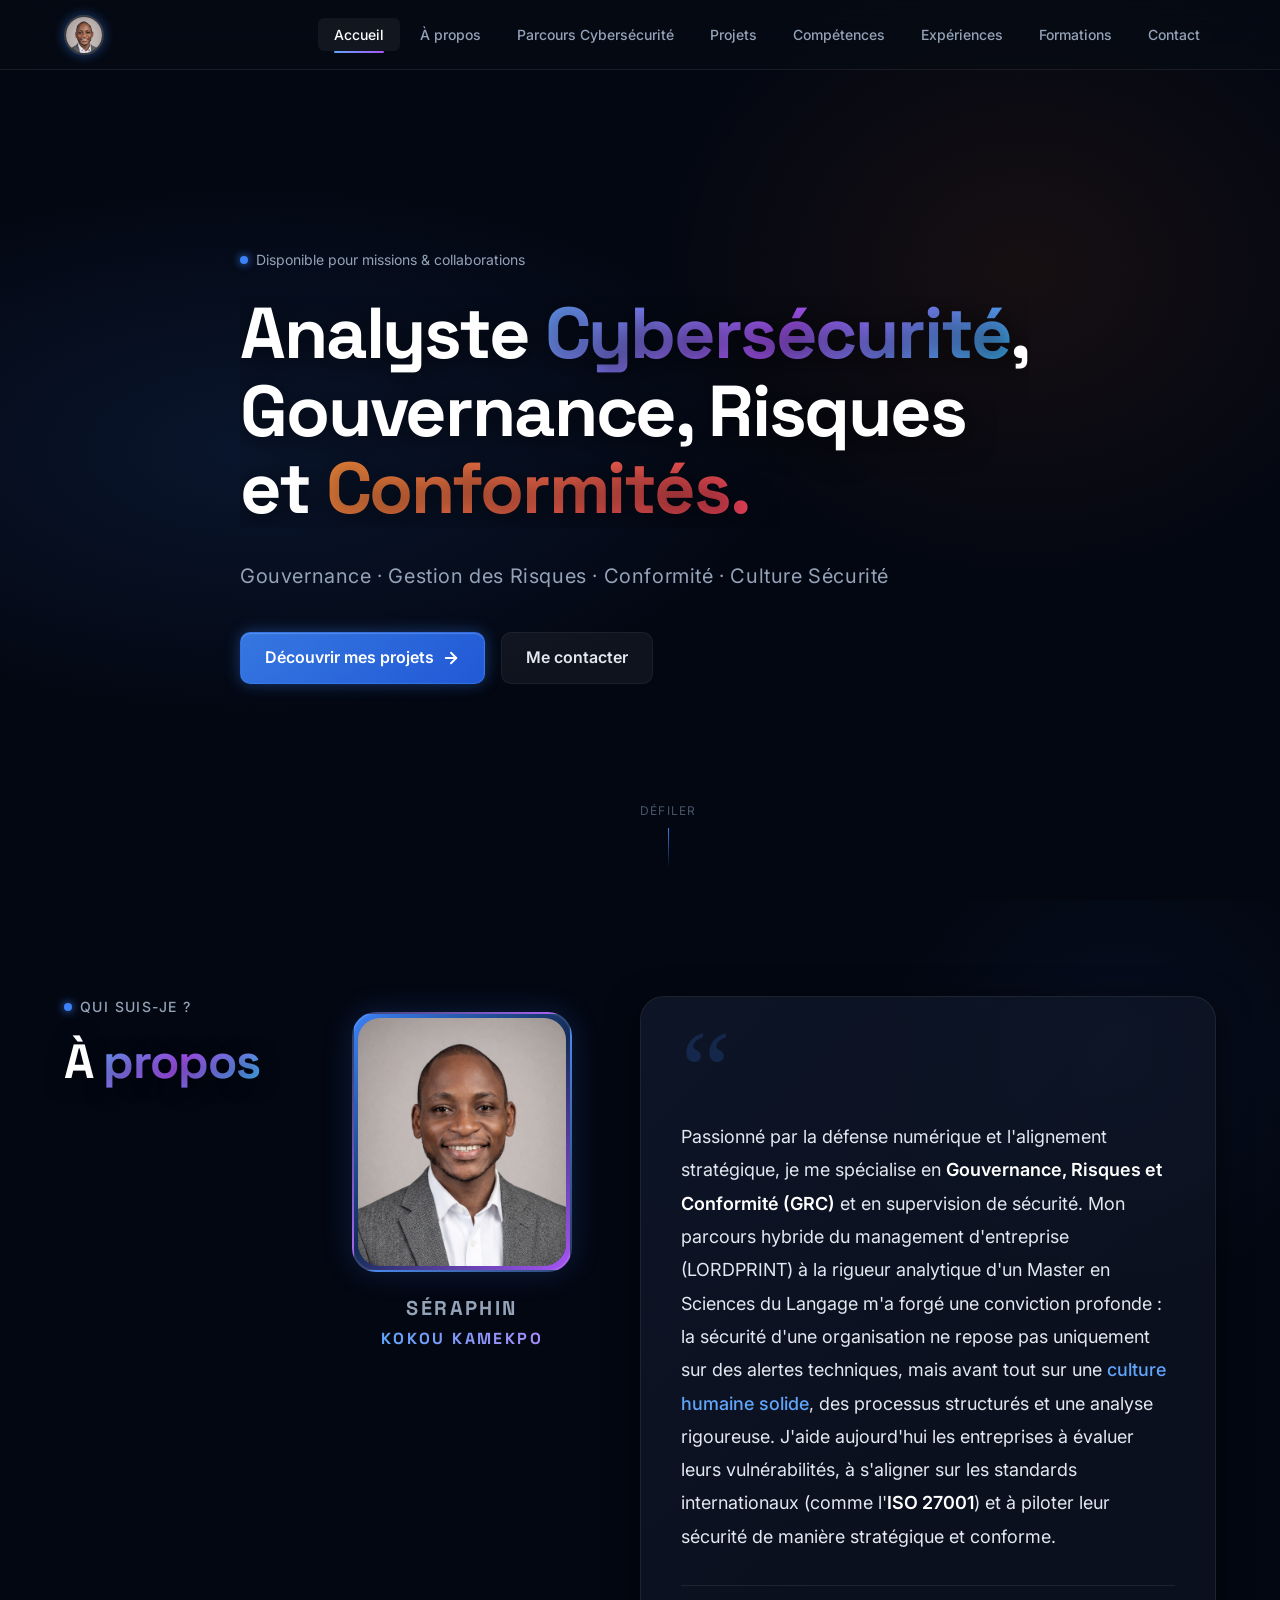
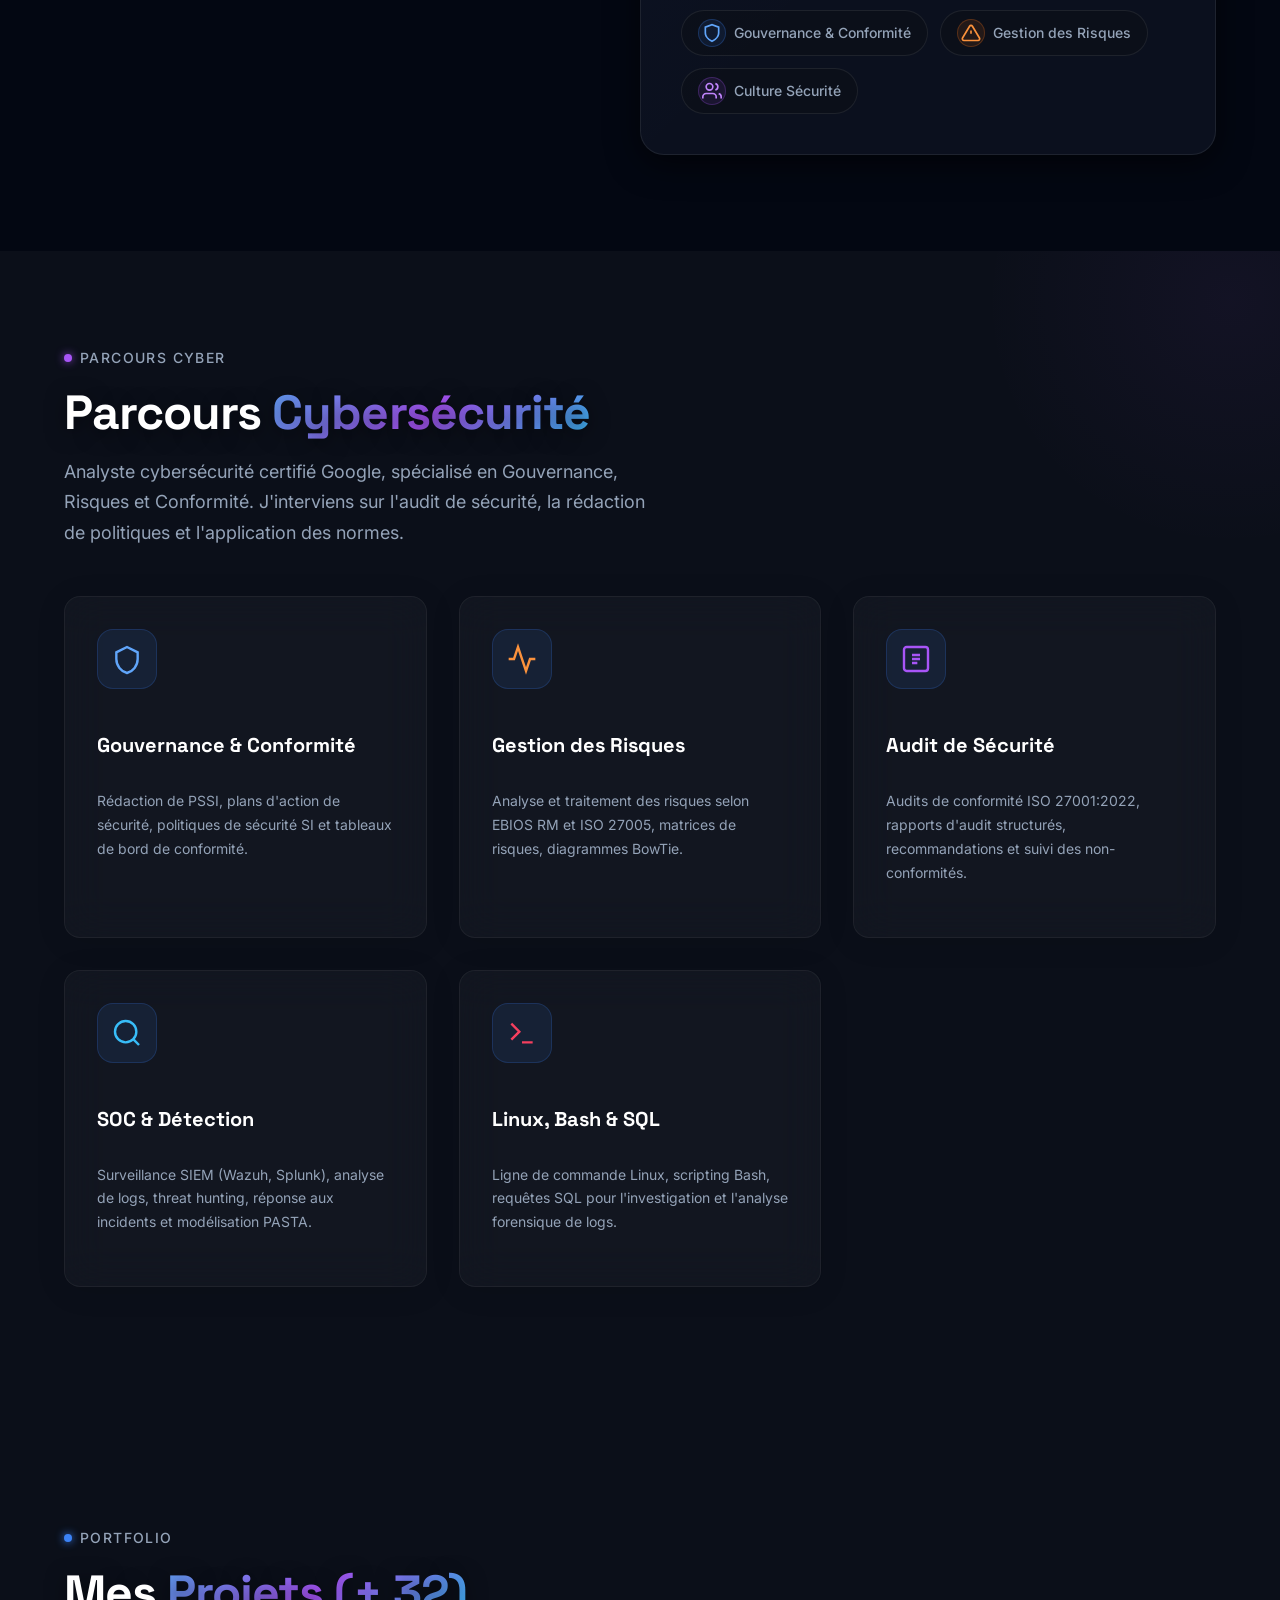
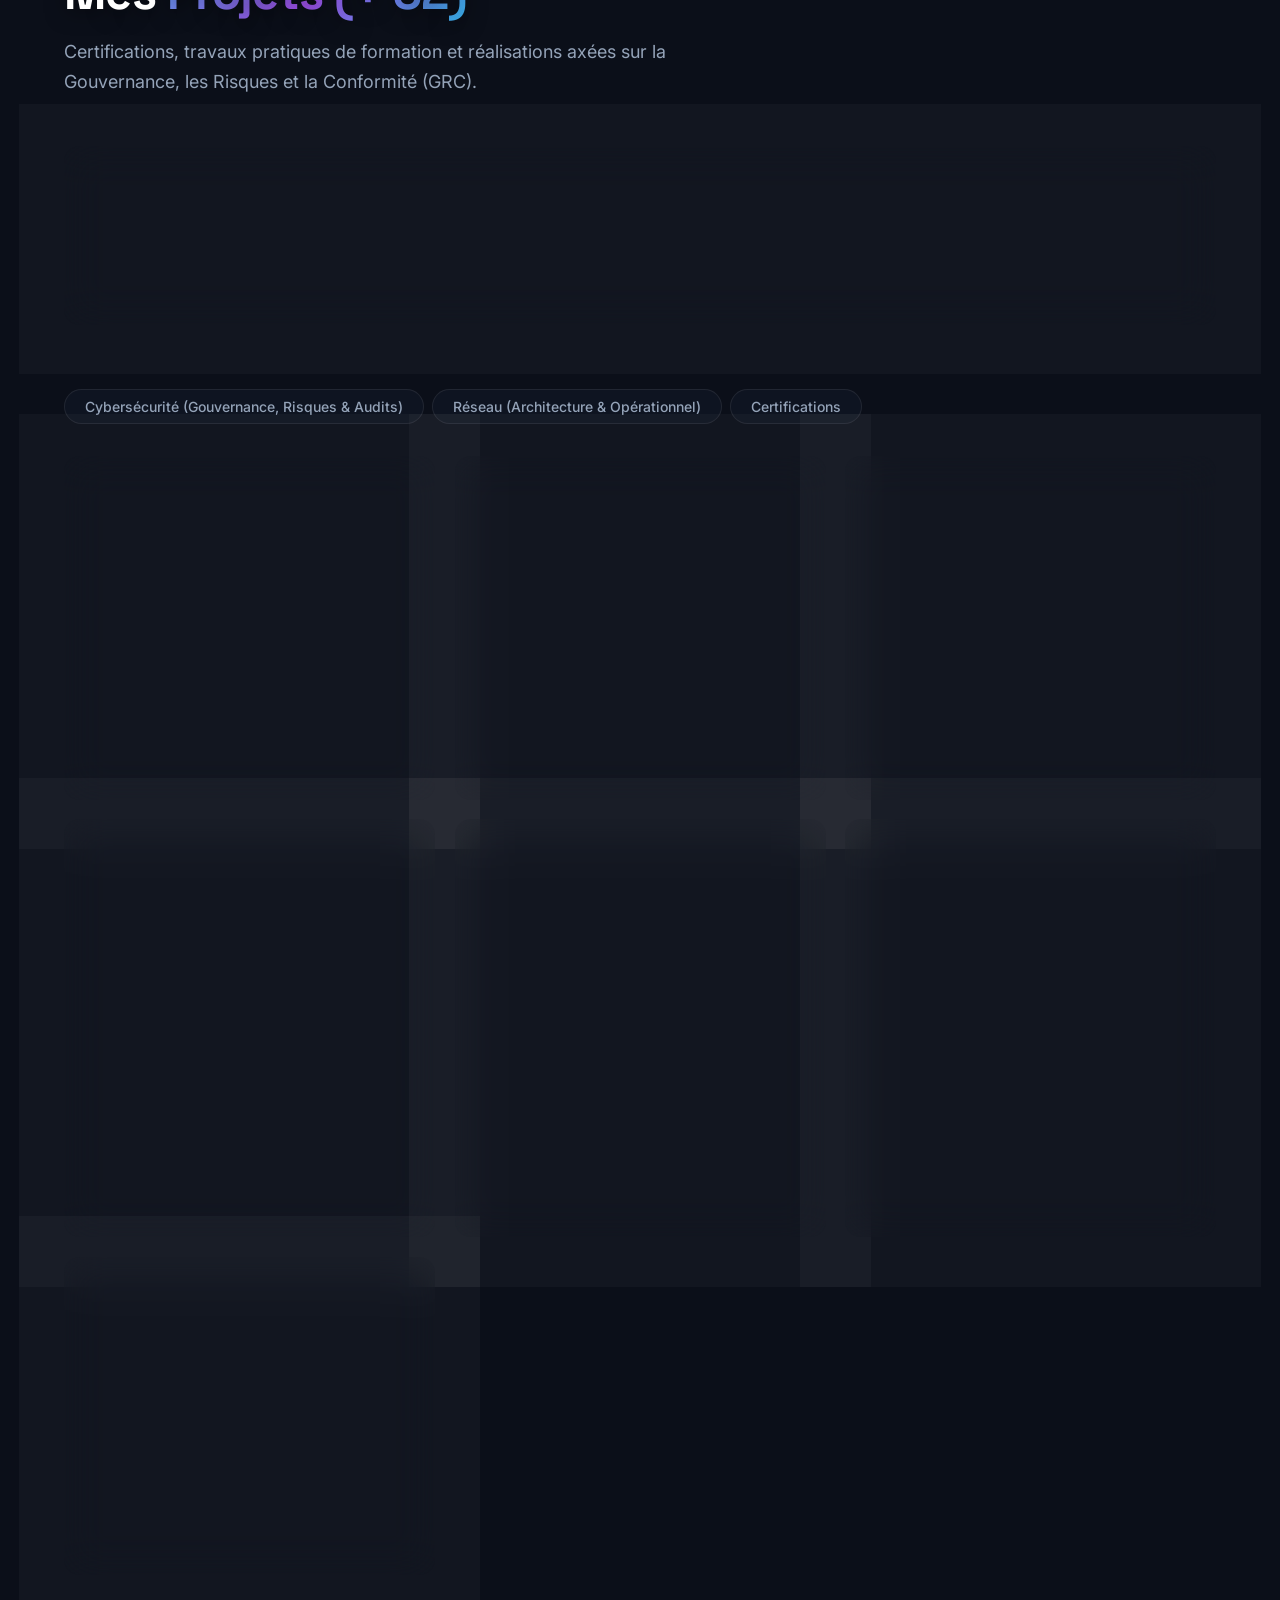
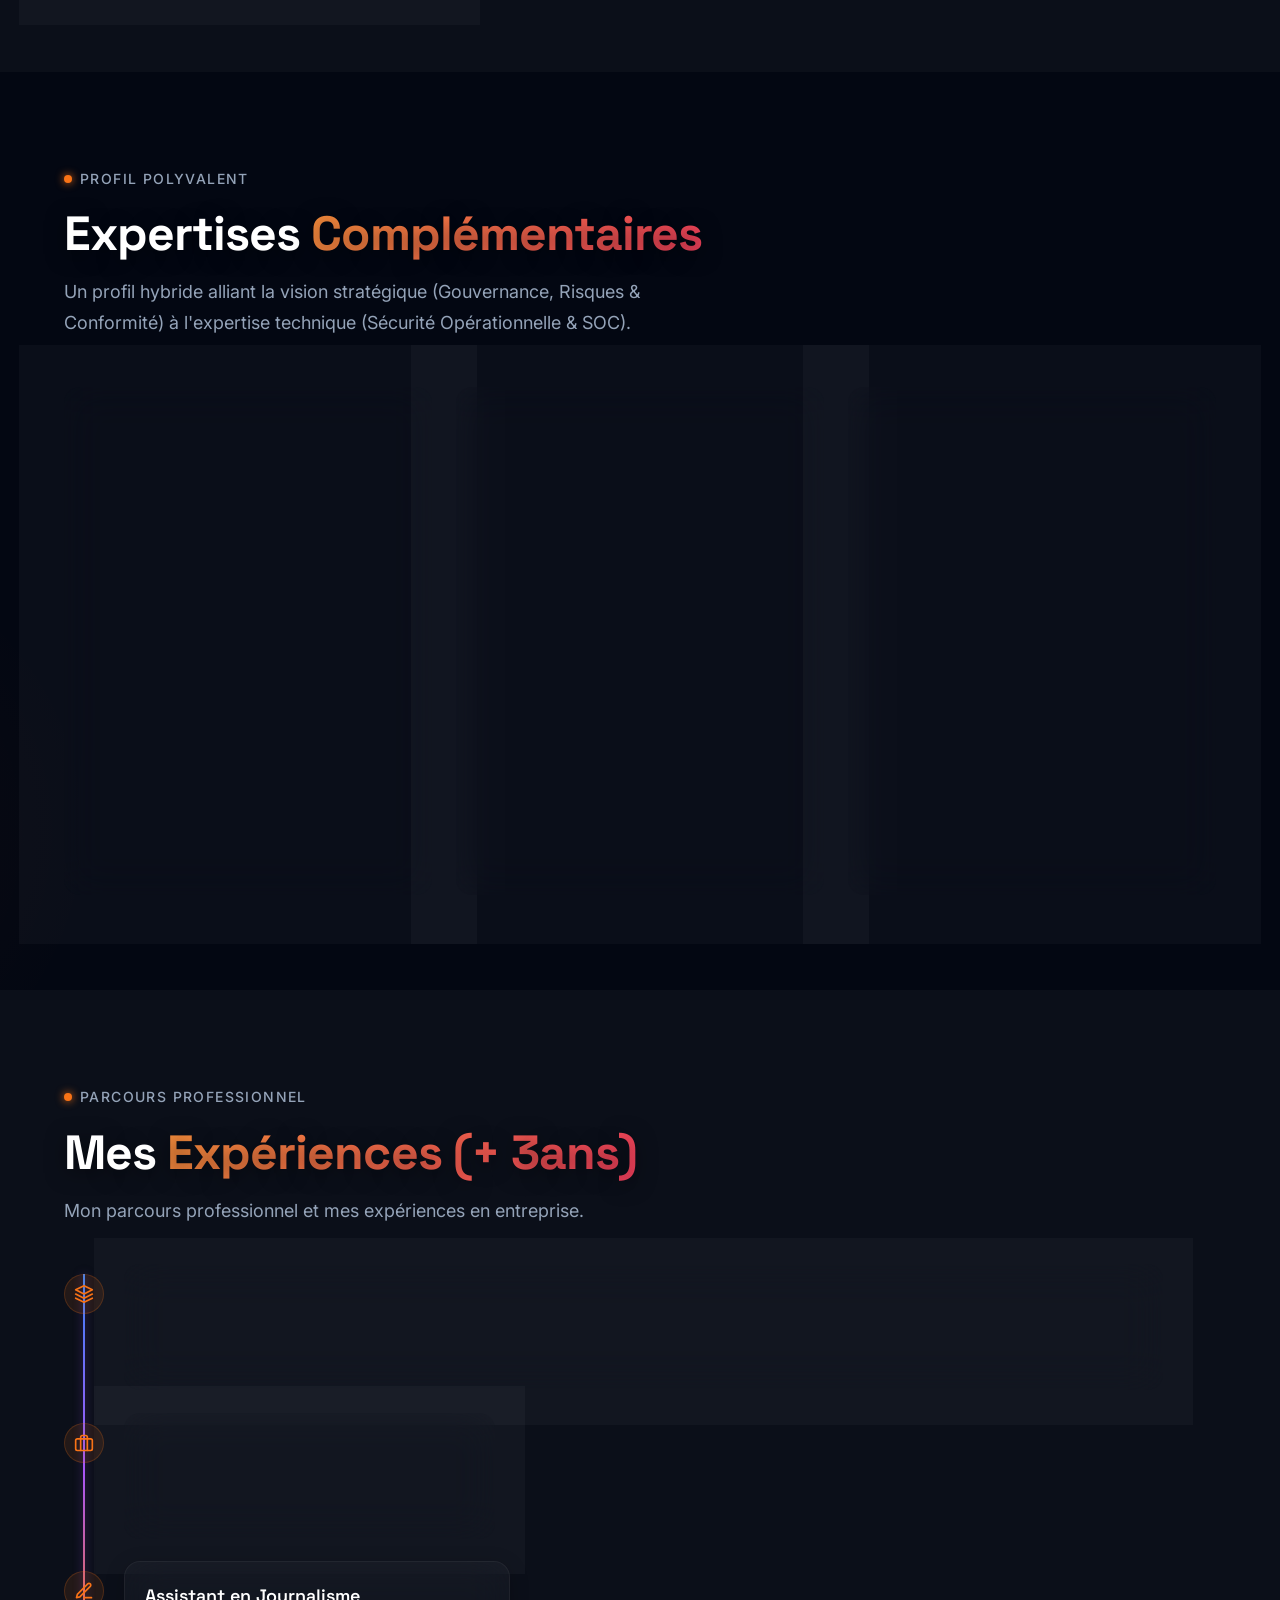
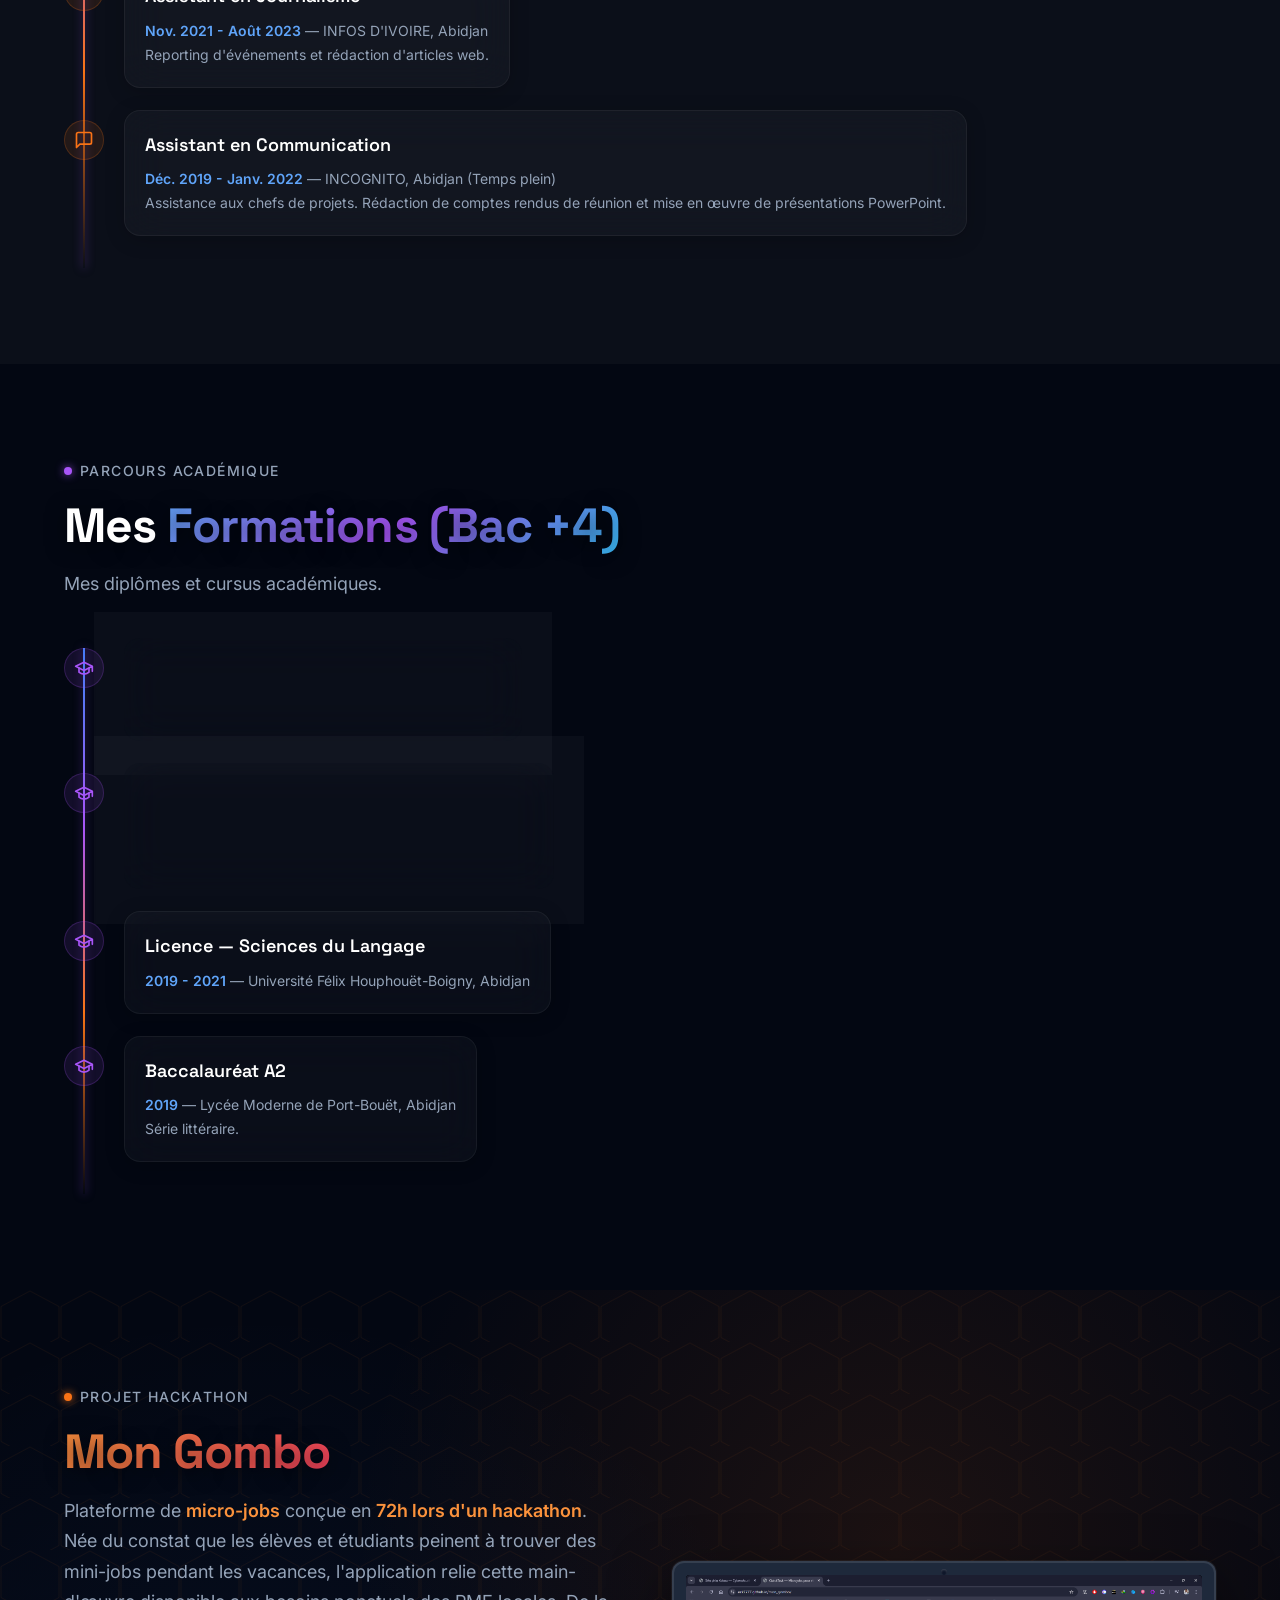
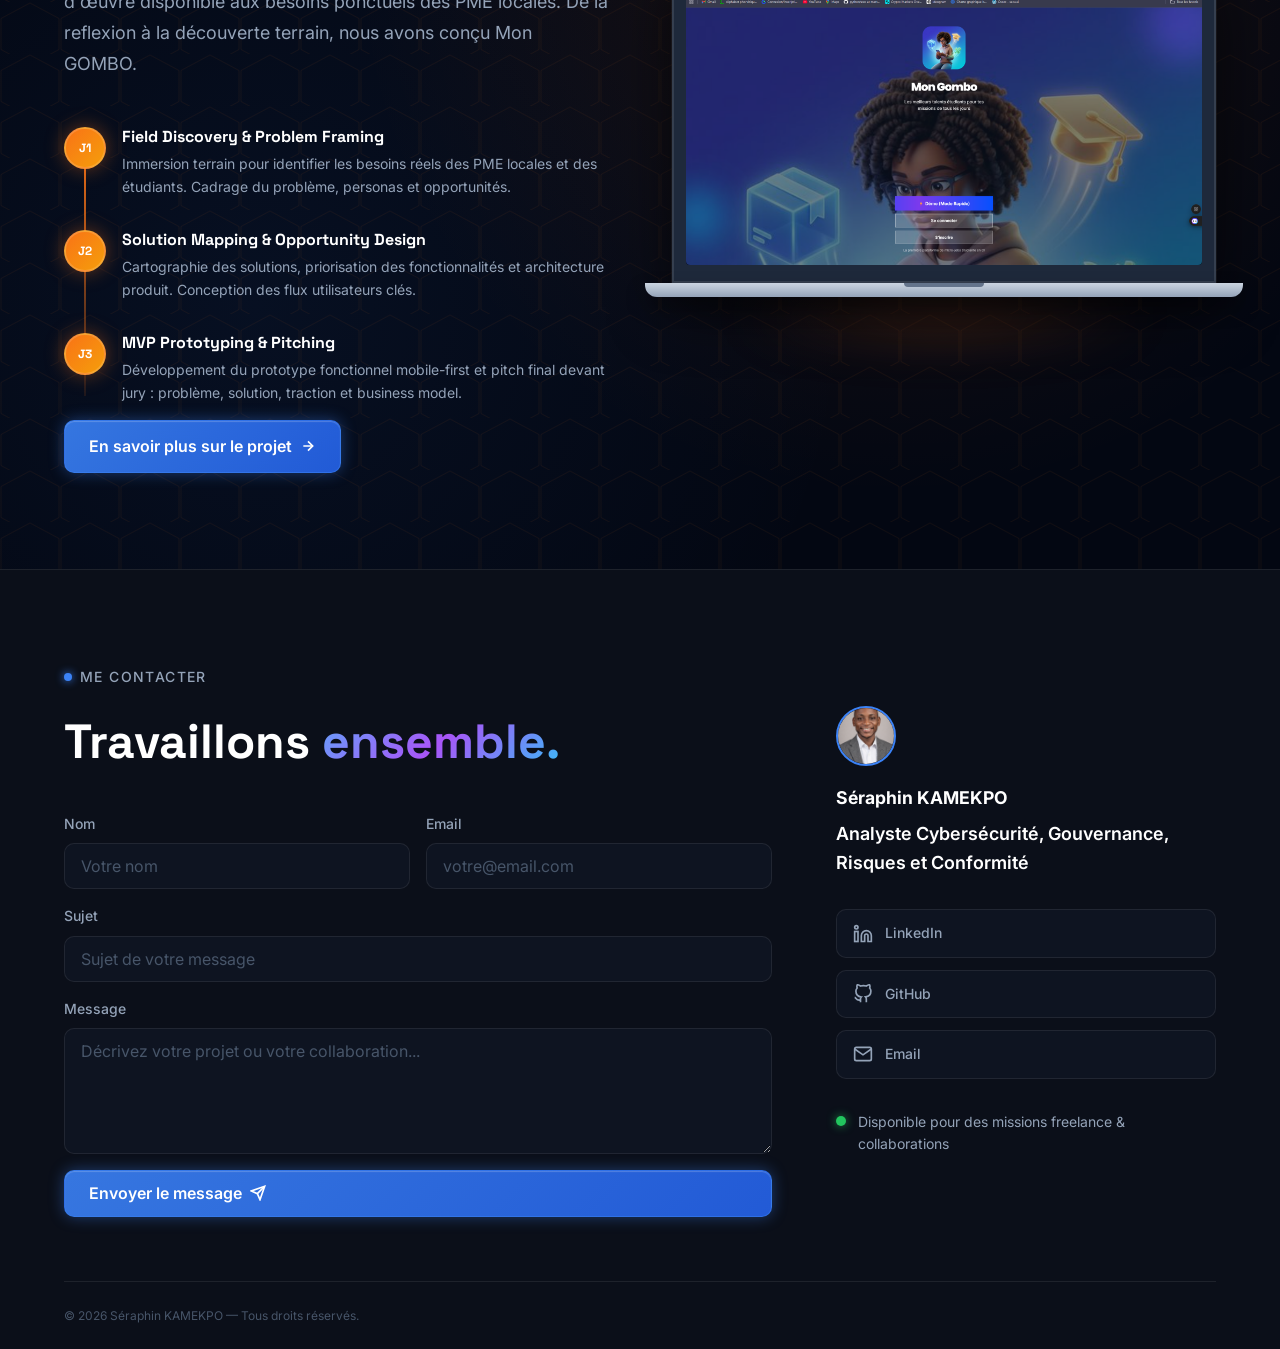
<file: index.html>
<!DOCTYPE html>

<html lang="fr">
<head>
<meta charset="utf-8"/>
<meta content="width=device-width, initial-scale=1.0" name="viewport"/>
<title>Séraphin Kokou — Analyste Cybersécurité &amp; GRC</title>
<meta content="Portfolio professionnel de Séraphin Kokou : Analyste Cybersécurité spécialisé en Gouvernance, Risques et Conformité (GRC)." name="description"/>
<link href="https://fonts.googleapis.com" rel="preconnect"/>
<link crossorigin="" href="https://fonts.gstatic.com" rel="preconnect"/>
<link href="https://fonts.googleapis.com/css2?family=Inter:wght@300;400;500;600;700;800;900&amp;family=Space+Grotesk:wght@400;500;600;700&amp;display=swap" rel="stylesheet"/>
<link href="style.css" rel="stylesheet"/>
<link href="premium.css" rel="stylesheet"/>
</head>
<body>
<!-- ============================================================
       HEADER / NAV
  ============================================================ -->
<header class="header" id="header">
<div class="container header__inner">
<a aria-label="Accueil" class="logo" href="#hero">
<img alt="Séraphin Kokou" class="logo__photo" src="mypic.png"/>
</a>
<nav aria-label="Navigation principale" class="nav">
<ul class="nav__list" id="navList"><li><a class="nav__link" data-section="hero" href="#hero">Accueil</a></li>
<li><a class="nav__link" data-section="apropos" href="#apropos">À propos</a></li>
<li><a class="nav__link" data-section="cyber" href="#cyber">Parcours Cybersécurité</a></li>
<li><a class="nav__link" data-section="projets" href="#projets">Projets</a></li>
<li><a class="nav__link" data-section="expertises" href="#expertises">Compétences</a></li>
<li><a class="nav__link" data-section="experiences" href="#experiences">Expériences</a></li>
<li><a class="nav__link" data-section="formations" href="#formations">Formations</a></li>
<li><a class="nav__link" data-section="contact" href="#contact">Contact</a></li>
</ul>
</nav>
<button aria-expanded="false" aria-label="Ouvrir le menu" class="burger" id="burger">
<span></span><span></span><span></span>
</button>
</div>
</header>
<!-- ============================================================
       HERO
  ============================================================ -->
<section class="hero" id="hero">
<div class="hero__overlay"></div>
<div class="container hero__content">
<p class="hero__eyebrow">
<span class="dot dot--blue"></span> Disponible pour missions &amp; collaborations
            </p>
<h1 class="hero__title typing-text">
        Analyste <span class="gradient-text">Cybersécurité</span>,<br/>
        Gouvernance, Risques<br/>
        et <span class="gradient-text--orange">Conformités.</span>
</h1>
<p class="hero__subtitle">
                Gouvernance · Gestion des Risques · Conformité · Culture Sécurité
            </p>
<div class="hero__cta-group">
<a class="btn btn--primary" href="#projets" id="ctaProjects">
                    Découvrir mes projets
                    <svg fill="none" height="18" stroke="currentColor" stroke-linecap="round" stroke-linejoin="round" stroke-width="2.5" viewbox="0 0 24 24" width="18" xmlns="http://www.w3.org/2000/svg">
<line x1="5" x2="19" y1="12" y2="12"></line>
<polyline points="12 5 19 12 12 19"></polyline>
</svg>
</a>
<a class="btn btn--ghost" href="#contact">Me contacter</a>
</div>
</div>
<div class="hero__scroll-hint">
<span>Défiler</span>
<div class="scroll-line"></div>
</div>
</section>
<!-- ============================================================
       À PROPOS
  ============================================================ -->
<section class="section section--apropos" id="apropos">
<div class="container">
<div class="apropos__inner">
<!-- Colonne gauche : titre -->
<div class="apropos__label">
<div class="section-label">
<span class="dot dot--blue"></span> Qui suis-je ?
                    </div>
<h2 class="section-title">À <span class="gradient-text">propos</span></h2>
</div>
<!-- Colonne centre : photo -->
<div class="apropos__photo-wrap">
<div class="apropos__photo-ring">
<img alt="Photo de Séraphin Kokou" class="apropos__photo" src="mypic.png"/>
</div>
<div class="apropos__photo-glow"></div>
<div class="apropos__photo-name">
<span class="apropos__name-line">SÉRAPHIN</span>
<span class="apropos__name-line apropos__name-line--accent">KOKOU KAMEKPO</span>
</div>
</div>
<!-- Colonne droite : texte + pilliers -->
<div class="apropos__content">
<div class="apropos__quote-mark">“</div>
<p class="apropos__text">
                        Passionné par la défense numérique et l'alignement stratégique, je me spécialise en <strong>Gouvernance, Risques et Conformité (GRC)</strong> et en supervision de sécurité. Mon parcours hybride du management d'entreprise (LORDPRINT) à la rigueur analytique d'un Master en Sciences du Langage m'a forgé une conviction profonde : la sécurité d'une organisation ne repose pas uniquement sur des alertes techniques, mais avant tout sur une <em>culture humaine solide</em>, des processus structurés et une analyse rigoureuse. J'aide aujourd'hui les entreprises à évaluer leurs vulnérabilités, à s'aligner sur les standards internationaux (comme l'<strong>ISO 27001</strong>) et à piloter leur sécurité de manière stratégique et conforme.
                    </p>
<div class="apropos__pillars">
<div class="apropos__pillar">
<span class="apropos__pillar-icon apropos__pillar-icon--blue">
<svg fill="none" height="20" stroke="currentColor" stroke-width="2" viewbox="0 0 24 24" width="20" xmlns="http://www.w3.org/2000/svg">
<path d="M12 22s8-4 8-10V5l-8-3-8 3v7c0 6 8 10 8 10z"></path>
</svg>
</span>
<span>Gouvernance &amp; Conformité</span>
</div>
<div class="apropos__pillar">
<span class="apropos__pillar-icon apropos__pillar-icon--orange">
<svg fill="none" height="20" stroke="currentColor" stroke-width="2" viewbox="0 0 24 24" width="20" xmlns="http://www.w3.org/2000/svg">
<path d="M10.29 3.86L1.82 18a2 2 0 0 0 1.71 3h16.94a2 2 0 0 0 1.71-3L13.71 3.86a2 2 0 0 0-3.42 0z"></path>
<line x1="12" x2="12" y1="9" y2="13"></line>
<line x1="12" x2="12.01" y1="17" y2="17"></line>
</svg>
</span>
<span>Gestion des Risques</span>
</div>
<div class="apropos__pillar">
<span class="apropos__pillar-icon apropos__pillar-icon--purple">
<svg fill="none" height="20" stroke="currentColor" stroke-width="2" viewbox="0 0 24 24" width="20" xmlns="http://www.w3.org/2000/svg">
<path d="M17 21v-2a4 4 0 0 0-4-4H5a4 4 0 0 0-4 4v2"></path>
<circle cx="9" cy="7" r="4"></circle>
<path d="M23 21v-2a4 4 0 0 0-3-3.87"></path>
<path d="M16 3.13a4 4 0 0 1 0 7.75"></path>
</svg>
</span>
<span>Culture Sécurité</span>
</div>
</div>
</div>
</div>
</div>
</section>
<!-- ============================================================
       PARCOURS CYBERSÉCURITÉ
  ============================================================ -->
<section class="section section--cyber" id="cyber">
<div class="container">
<div class="section-label">
<span class="dot dot--purple"></span> Parcours Cyber
        </div>
<h2 class="section-title">Parcours <span class="gradient-text">Cybersécurité</span></h2>
<p class="section-subtitle" style="max-width: 600px; margin-bottom: 3rem;">
            Analyste cybersécurité certifié Google, spécialisé en Gouvernance, Risques et Conformité.
            J'interviens sur l'audit de sécurité, la rédaction de politiques et l'application des normes.
        </p>
<div class="premium-cyber-grid">
<div class="expertise-card premium-cyber-card" tabindex="0">
<div class="expertise-card__glow expertise-card__glow--blue"></div>
<div class="expertise-card__icon" style="color: #60a5fa;">
<svg fill="none" height="32" stroke="currentColor" stroke-width="1.8" viewbox="0 0 24 24" width="32"><path d="M12 3L4 7v5c0 5 3.5 9.3 8 10.5C16.5 21.3 20 17 20 12V7L12 3z"></path></svg>
</div>
<h3 class="expertise-card__title">Gouvernance &amp; Conformité</h3>
<p class="expertise-card__text">
                    Rédaction de PSSI, plans d'action de sécurité, politiques de sécurité SI et tableaux de bord de conformité.
                </p>
</div>
<div class="expertise-card premium-cyber-card" tabindex="0">
<div class="expertise-card__glow expertise-card__glow--orange"></div>
<div class="expertise-card__icon" style="color: #fb923c;">
<svg fill="none" height="32" stroke="currentColor" stroke-width="1.8" viewbox="0 0 24 24" width="32"><polyline points="22 12 18 12 15 21 9 3 6 12 2 12"></polyline></svg>
</div>
<h3 class="expertise-card__title">Gestion des Risques</h3>
<p class="expertise-card__text">
                    Analyse et traitement des risques selon EBIOS RM et ISO 27005, matrices de risques, diagrammes BowTie.
                </p>
</div>
<div class="expertise-card premium-cyber-card" tabindex="0">
<div class="expertise-card__glow expertise-card__glow--purple"></div>
<div class="expertise-card__icon" style="color: #a855f7;">
<svg fill="none" height="32" stroke="currentColor" stroke-width="1.8" viewbox="0 0 24 24" width="32"><rect height="18" rx="2" width="18" x="3" y="3"></rect><path d="M9 9h6M9 12h6M9 15h4"></path></svg>
</div>
<h3 class="expertise-card__title">Audit de Sécurité</h3>
<p class="expertise-card__text">
                    Audits de conformité ISO 27001:2022, rapports d'audit structurés, recommandations et suivi des non-conformités.
                </p>
</div>
<div class="expertise-card premium-cyber-card" tabindex="0">
<div class="expertise-card__glow expertise-card__glow--blue"></div>
<div class="expertise-card__icon" style="color: #38bdf8;">
<svg fill="none" height="32" stroke="currentColor" stroke-width="1.8" viewbox="0 0 24 24" width="32"><circle cx="11" cy="11" r="8"></circle><line x1="21" x2="16.65" y1="21" y2="16.65"></line></svg>
</div>
<h3 class="expertise-card__title">SOC &amp; Détection</h3>
<p class="expertise-card__text">
                    Surveillance SIEM (Wazuh, Splunk), analyse de logs, threat hunting, réponse aux incidents et modélisation PASTA.
                </p>
</div>
<div class="expertise-card premium-cyber-card" tabindex="0">
<div class="expertise-card__glow expertise-card__glow--orange"></div>
<div class="expertise-card__icon" style="color: #f43f5e;">
<svg fill="none" height="32" stroke="currentColor" stroke-width="1.8" viewbox="0 0 24 24" width="32"><polyline points="4 17 10 11 4 5"></polyline><line x1="12" x2="20" y1="19" y2="19"></line></svg>
</div>
<h3 class="expertise-card__title">Linux, Bash &amp; SQL</h3>
<p class="expertise-card__text">
                    Ligne de commande Linux, scripting Bash, requêtes SQL pour l'investigation et l'analyse forensique de logs.
                </p>
</div>
</div>
</div>
</section><section class="section section--projets" id="projets">
<div class="container">
<div class="section-label">
<span class="dot dot--blue"></span> Portfolio
            </div>
<h2 class="section-title">Mes <span class="gradient-text">Projets (+ 32)</span></h2>
<p class="section-subtitle">Certifications, travaux pratiques de formation et réalisations axées sur la Gouvernance, les Risques et la Conformité (GRC).</p>
<div class="projets-grc-highlights">
<div class="grc-block stat-card">
<h3 class="grc-title gradient-text--orange">Normes &amp; Cadres de Référence</h3>
<div class="tools-grid-projets">
<span class="tag tag--orange">ISO 27001</span>
<span class="tag tag--orange">ISO 27002</span>
<span class="tag tag--orange">ISO 27005</span>
<span class="tag tag--orange">NIST CSF</span>
<span class="tag tag--orange">EBIOS RM</span>
<span class="tag tag--orange">PCI-DSS</span>
<span class="tag tag--orange">Loi ARTCI</span>
<span class="tag tag--orange">RGPD</span>
</div>
</div>
</div>
<!-- Filtres -->
<div class="portfolio__filters" id="portfolioFilters">
<button class="filter-btn active" data-filter="cyber" type="button">Cybersécurité (Gouvernance, Risques &amp; Audits)</button>
<button class="filter-btn" data-filter="reseau" type="button">Réseau (Architecture &amp; Opérationnel)</button>
<button class="filter-btn" data-filter="certif" type="button">Certifications</button>
</div>
<div class="portfolio__grid" id="portfolioGrid">
<!-- PROJETS SEMAINE 3 ET 4 -->
<!-- GRC PROJECTS -->
<!-- CERTIFICATIONS -->
<!-- Lab 1 — Simulation Réseau -->
<!-- Lab 2 — VPN -->
<!-- Lab 3 — Audit Sécurité -->
<!-- Lab 4 — SQL Threat Analysis -->
<!-- Lab 5 — Linux Admin -->
<!-- Lab 6 — C Programming -->
<!-- CYBERSÉCURITÉ -->
<!-- DESIGN -->
<article class="project-card project-card--cyber" data-category="cyber" tabindex="0">
<div class="project-card__top project-card__top--purple">
<div class="project-card__icon">
<svg fill="none" height="28" stroke="currentColor" stroke-width="2" viewbox="0 0 24 24" width="28" xmlns="http://www.w3.org/2000/svg">
<path d="M14 2H6a2 2 0 0 0-2 2v16a2 2 0 0 0 2 2h12a2 2 0 0 0 2-2V8z"></path>
<polyline points="14 2 14 8 20 8"></polyline>
<line x1="16" x2="8" y1="13" y2="13"></line>
<line x1="16" x2="8" y1="17" y2="17"></line>
<polyline points="10 9 9 9 8 9"></polyline>
</svg>
</div>
<span class="project-card__cat project-card__cat--purple">Cybersécurité · Politiques</span>
</div>
<div class="project-card__body">
<h3>Élaboration de la PSSI &amp; SoA</h3>
<p>Projet académique (SELL-SELLER) : Rédaction de la PSSI, d'une charte informatique et d'une politique spécifique. Matching des contrôles ISO 27001 avec le Droit Ivoirien (PDCP, Cybercriminalité) et réalisation de la Déclaration d'Applicabilité (SoA) via CISO Assistant.</p>
<div class="project-card__tags">
<span class="tag tag--purple">PSSI / SoA</span>
<span class="tag tag--purple">ISO 27001</span>
<span class="tag tag--purple">Droit Ivoirien</span>
</div>
</div>
</article>
<article class="project-card project-card--cyber" data-category="cyber" tabindex="0">
<div class="project-card__top project-card__top--orange">
<div class="project-card__icon">
<svg fill="none" height="28" stroke="currentColor" stroke-width="2" viewbox="0 0 24 24" width="28" xmlns="http://www.w3.org/2000/svg">
<rect height="18" rx="2" ry="2" width="18" x="3" y="3"></rect>
<line x1="3" x2="21" y1="9" y2="9"></line>
<line x1="9" x2="9" y1="21" y2="9"></line>
</svg>
</div>
<span class="project-card__cat project-card__cat--orange">Cybersécurité · Stratégie</span>
</div>
<div class="project-card__body">
<h3>Plan d'Action Correctif &amp; Stratégique</h3>
<p>Projet académique (SELL-SELLER) : Élaboration d'un plan d'action structuré en 4 axes (Gouvernance, SDLC, Infra, Partenaires). Définition des indicateurs de suivi (KPIs), priorisation des projets et budgétisation triennale (CAPEX/OPEX).</p>
<div class="project-card__tags">
<span class="tag tag--orange">Plan d'Action</span>
<span class="tag tag--orange">KPIs / ROI</span>
<span class="tag tag--orange">CISO Assistant</span>
</div>
</div>
</article>
<article class="project-card project-card--cyber" data-category="cyber" tabindex="0">
<div class="project-card__top project-card__top--orange">
<div class="project-card__icon">
<svg fill="none" height="28" stroke="currentColor" stroke-width="2" viewbox="0 0 24 24" width="28" xmlns="http://www.w3.org/2000/svg">
<path d="M10.29 3.86L1.82 18a2 2 0 0 0 1.71 3h16.94a2 2 0 0 0 1.71-3L13.71 3.86a2 2 0 0 0-3.42 0z"></path>
<line x1="12" x2="12" y1="9" y2="13"></line>
<line x1="12" x2="12.01" y1="17" y2="17"></line>
</svg>
</div>
<span class="project-card__cat project-card__cat--orange">Cybersécurité · Audit</span>
</div>
<div class="project-card__body">
<h3>Réalisation d'un audit de sécurité</h3>
<p>Analyse des actifs et établissement du périmètre, identification des risques majeurs (NIST), rédaction du rapport d'audit avec mise en évidence des lacunes critiques.</p>
<div class="project-card__tags">
<span class="tag tag--orange">Audit</span>
<span class="tag tag--orange">NIST</span>
<span class="tag tag--orange">Risques</span>
</div>
</div>
</article>
<article class="project-card project-card--cyber" data-category="cyber" tabindex="0">
<div class="project-card__top project-card__top--orange">
<div class="project-card__icon">
<svg fill="none" height="28" stroke="currentColor" stroke-width="2" viewbox="0 0 24 24" width="28" xmlns="http://www.w3.org/2000/svg">
<path d="M12 22s8-4 8-10V5l-8-3-8 3v7c0 6 8 10 8 10z"></path>
</svg>
</div>
<span class="project-card__cat project-card__cat--orange">Cybersécurité · GRC</span>
</div>
<div class="project-card__body">
<h3>Accompagnement ISO/IEC 27001</h3>
<p>Projet académique (SELL-SELLER) : Réalisation de l'inventaire des actifs, délimitation du périmètre du SMSI, cartographie des tiers, et structuration du catalogue des référentiels de conformité.</p>
<div class="project-card__tags">
<span class="tag tag--orange">ISO 27001</span>
<span class="tag tag--orange">GRC</span>
<span class="tag tag--orange">SMSI</span>
</div>
</div>
</article>
<article class="project-card project-card--cyber" data-category="cyber" tabindex="0">
<div class="project-card__top project-card__top--orange">
<div class="project-card__icon">
<svg fill="none" height="28" stroke="currentColor" stroke-width="2" viewbox="0 0 24 24" width="28" xmlns="http://www.w3.org/2000/svg">
<circle cx="12" cy="12" r="10"></circle>
<path d="M12 8v4l3 3"></path>
</svg>
</div>
<span class="project-card__cat project-card__cat--orange">Cybersécurité · Conformité</span>
</div>
<div class="project-card__body">
<h3>Simulation de crise cyber</h3>
<p>Rôle juridique et conformité : Évaluation des obligations légales (ARTCI/RGPD), conseil à la cellule de crise, note de notification et checklist de conformité sous pression.</p>
<div class="project-card__tags">
<span class="tag tag--orange">ARTCI/RGPD</span>
<span class="tag tag--orange">Conformité</span>
<span class="tag tag--orange">Gestion de crise</span>
</div>
</div>
</article>
<article class="project-card project-card--lab" data-category="cyber" tabindex="0">
<div class="project-card__top project-card__top--purple">
<div class="project-card__icon">
<svg fill="none" height="28" stroke="currentColor" stroke-width="2" viewbox="0 0 24 24" width="28" xmlns="http://www.w3.org/2000/svg">
<path d="M9 11l3 3L22 4"></path>
<path d="M21 12c0 4.97-4.03 9-9 9S3 16.97 3 12 7.03 3 12 3c1.55 0 3 .38 4.29 1.05"></path>
</svg>
</div>
<span class="project-card__cat project-card__cat--purple">Cybersécurité</span>
</div>
<div class="project-card__body">
<h3>Audit de Sécurité <span class="project-card__sub">Système</span></h3>
<p>Audit de sécurité complet d'un système d'information en appliquant le framework NIST CSF :
                            identification, protection, détection, réponse et récupération.</p>
<div class="project-card__skills">
<div class="skill-chip">NIST CSF</div>
<div class="skill-chip">Vulnérabilités</div>
<div class="skill-chip">Conformité</div>
<div class="skill-chip">Gestion des risques</div>
</div>
<div class="project-card__tags"><span class="tag tag--purple">NIST CSF</span>
<span class="tag tag--purple">Audit Système</span>
<span class="tag tag--purple">Linux</span>
</div></div>
<div class="project-card__footer"><span class="status-dot status-dot--done"></span> Complété</div>
</article>
<article class="project-card" data-category="cyber" tabindex="0">
<div class="project-card__top project-card__top--blue">
<div class="project-card__icon"><svg fill="none" height="28" stroke="currentColor" stroke-width="2" viewbox="0 0 24 24" width="28" xmlns="http://www.w3.org/2000/svg">
<path d="M4 4h16c1.1 0 2 .9 2 2v12c0 1.1-.9 2-2 2H4c-1.1 0-2-.9-2-2V6c0-1.1.9-2 2-2z"></path>
<polyline points="22,6 12,13 2,6"></polyline>
</svg></div>
<span class="project-card__cat">Cybersécurité</span>
</div>
<div class="project-card__body">
<h3>Plan de réponse aux incidents</h3>
<p>Élaboration d'un IRP structuré selon les phases PICERL. Procédures d'escalade et
                            communication de crise.</p>
<div class="project-card__tags"><span class="tag">IRP</span><span class="tag">PICERL</span><span class="tag">SOC</span></div>
</div>
<div class="project-card__footer"><span class="status-dot status-dot--done"></span> Complété</div>
</article>
<article class="project-card project-card--cyber" data-category="reseau" tabindex="0">
<div class="project-card__top project-card__top--purple">
<div class="project-card__icon">
<svg fill="none" height="28" stroke="currentColor" stroke-width="2" viewbox="0 0 24 24" width="28" xmlns="http://www.w3.org/2000/svg">
<polyline points="22 12 18 12 15 21 9 3 6 12 2 12"></polyline>
</svg>
</div>
<span class="project-card__cat project-card__cat--purple">Cybersécurité · Réseau</span>
</div>
<div class="project-card__body">
<h3>Analyse trafic &amp; logs Suricata</h3>
<p>Installation et configuration de Suricata, mise en place de règles de détection et prévention, et blocage effectif de trafics malveillants.</p>
<div class="project-card__tags">
<span class="tag tag--purple">Suricata</span>
<span class="tag tag--purple">IDS/IPS</span>
<span class="tag tag--purple">Réseau</span>
</div>
</div>
</article>
<article class="project-card project-card--lab" data-category="reseau" tabindex="0">
<div class="project-card__top project-card__top--purple">
<div class="project-card__icon">
<svg fill="none" height="28" stroke="currentColor" stroke-width="2" viewbox="0 0 24 24" width="28" xmlns="http://www.w3.org/2000/svg">
<path d="M12 22s8-4 8-10V5l-8-3-8 3v7c0 6 8 10 8 10z"></path>
<path d="M9 12l2 2 4-4"></path>
</svg>
</div>
<span class="project-card__cat project-card__cat--purple">Réseau &amp; Sécurité</span>
</div>
<div class="project-card__body">
<h3>Sécurisation des accès <span class="project-card__sub">VPN</span></h3>
<p>Mise en place d'un serveur OpenVPN sécurisé avec infrastructure PKI complète, gestion de
                            certificats et tunnels chiffrés.</p>
<div class="project-card__skills">
<div class="skill-chip">OpenVPN</div>
<div class="skill-chip">PKI</div>
<div class="skill-chip">Diffie-Hellman</div>
<div class="skill-chip">HMAC</div>
<div class="skill-chip">Tunnels</div>
</div>
<div class="project-card__tags"><span class="tag tag--blue">OpenVPN</span>
<span class="tag tag--blue">PKI</span>
<span class="tag tag--blue">Cryptographie</span>
</div></div>
<div class="project-card__footer"><span class="status-dot status-dot--done"></span> Complété</div>
</article>
<article class="project-card project-card--lab" data-category="reseau" tabindex="0">
<div class="project-card__top project-card__top--purple">
<div class="project-card__icon">
<svg fill="none" height="28" stroke="currentColor" stroke-width="2" viewbox="0 0 24 24" width="28" xmlns="http://www.w3.org/2000/svg">
<rect height="8" rx="2" ry="2" width="20" x="2" y="2"></rect>
<rect height="8" rx="2" ry="2" width="20" x="2" y="14"></rect>
<line x1="6" x2="6.01" y1="6" y2="6"></line>
<line x1="6" x2="6.01" y1="18" y2="18"></line>
</svg>
</div>
<span class="project-card__cat project-card__cat--purple">Réseau &amp; Sécurité</span>
</div>
<div class="project-card__body">
<h3>Simulation Réseau <span class="project-card__sub">Cisco Packet Tracer</span></h3>
<p>Conception et déploiement d'une infrastructure réseau d'entreprise complète avec
                            segmentation, routage dynamique et sécurisation des accès WAN.</p>
<div class="project-card__skills">
<div class="skill-chip">VLAN</div>
<div class="skill-chip">OSPF</div>
<div class="skill-chip">VLSM</div>
<div class="skill-chip">PPP/CHAP</div>
<div class="skill-chip">DMZ</div>
</div>
<div class="project-card__tags"><span class="tag tag--blue">Cisco</span>
<span class="tag tag--blue">Architecture WAN</span>
<span class="tag tag--blue">Routage Dynamique</span>
</div></div>
<div class="project-card__footer"><span class="status-dot status-dot--done"></span> Complété</div>
</article>
<article class="project-card project-card--lab" data-category="reseau" tabindex="0">
<div class="project-card__top project-card__top--purple">
<div class="project-card__icon">
<svg fill="none" height="28" stroke="currentColor" stroke-width="2" viewbox="0 0 24 24" width="28" xmlns="http://www.w3.org/2000/svg">
<ellipse cx="12" cy="5" rx="9" ry="3"></ellipse>
<path d="M21 12c0 1.66-4 3-9 3s-9-1.34-9-3"></path>
<path d="M3 5v14c0 1.66 4 3 9 3s9-1.34 9-3V5"></path>
</svg>
</div>
<span class="project-card__cat project-card__cat--purple">Réseau &amp; Sécurité</span>
</div>
<div class="project-card__body">
<h3>Analyse de Menaces <span class="project-card__sub">SQL</span></h3>
<p>Investigation de base de données de sécurité pour détecter des activités suspectes, analyser
                            les logs de connexion et identifier des menaces internes.</p>
<div class="project-card__skills">
<div class="skill-chip">SQL</div>
<div class="skill-chip">Log Analysis</div>
<div class="skill-chip">Insider Threats</div>
<div class="skill-chip">Investigation</div>
</div>
<div class="project-card__tags"><span class="tag tag--blue">SQL</span>
<span class="tag tag--blue">Analyse de Logs</span>
<span class="tag tag--blue">Investigation</span>
</div></div>
<div class="project-card__footer"><span class="status-dot status-dot--done"></span> Complété</div>
</article>
<article class="project-card project-card--lab" data-category="reseau" tabindex="0">
<div class="project-card__top project-card__top--purple">
<div class="project-card__icon">
<svg fill="none" height="28" stroke="currentColor" stroke-width="2" viewbox="0 0 24 24" width="28" xmlns="http://www.w3.org/2000/svg">
<polyline points="4 17 10 11 4 5"></polyline>
<line x1="12" x2="20" y1="19" y2="19"></line>
</svg>
</div>
<span class="project-card__cat project-card__cat--purple">Réseau &amp; Sécurité</span>
</div>
<div class="project-card__body">
<h3>Administration &amp; Scripting <span class="project-card__sub">Linux</span></h3>
<p>Administration système Linux complète : gestion des permissions, automatisation de tâches via
                            scripts Bash et versionnement de code avec Git/GitHub.</p>
<div class="project-card__skills">
<div class="skill-chip">Linux CLI</div>
<div class="skill-chip">Permissions</div>
<div class="skill-chip">Bash</div>
<div class="skill-chip">Git/GitHub</div>
</div>
<div class="project-card__tags"><span class="tag tag--blue">Bash</span>
<span class="tag tag--blue">Git</span>
<span class="tag tag--blue">Admin Linux</span>
</div></div>
<div class="project-card__footer"><span class="status-dot status-dot--done"></span> Complété</div>
</article>
<article class="project-card project-card--lab" data-category="reseau" tabindex="0">
<div class="project-card__top project-card__top--purple">
<div class="project-card__icon">
<svg fill="none" height="28" stroke="currentColor" stroke-width="2" viewbox="0 0 24 24" width="28" xmlns="http://www.w3.org/2000/svg">
<path d="M14 2H6a2 2 0 0 0-2 2v16a2 2 0 0 0 2 2h12a2 2 0 0 0 2-2V8z"></path>
<polyline points="14 2 14 8 20 8"></polyline>
<line x1="10" x2="14" y1="13" y2="13"></line>
</svg>
</div>
<span class="project-card__cat project-card__cat--purple">Réseau &amp; Sécurité</span>
</div>
<div class="project-card__body">
<h3>Programmation Bas Niveau <span class="project-card__sub">Langage C</span></h3>
<p>Développement en C avec manipulation avancée de la mémoire, implémentation d'algorithmes de
                            tri et traitement de chaînes de caractères.</p>
<div class="project-card__skills">
<div class="skill-chip">Pointeurs</div>
<div class="skill-chip">Mémoire</div>
<div class="skill-chip">Algorithmes de tri</div>
<div class="skill-chip">Strings</div>
</div>
<div class="project-card__tags"><span class="tag tag--blue">Langage C</span>
<span class="tag tag--blue">Algorithmes</span>
<span class="tag tag--blue">Mémoire</span>
</div></div>
<div class="project-card__footer"><span class="status-dot status-dot--done"></span> Complété</div>
</article>
<article class="project-card project-card--certif" data-category="certif" tabindex="0">
<div class="project-card__top project-card__top--blue">
<div class="project-card__icon"><svg fill="none" height="28" stroke="currentColor" stroke-width="2" viewbox="0 0 24 24" width="28" xmlns="http://www.w3.org/2000/svg">
<circle cx="12" cy="8" r="6"></circle>
<path d="M15.477 12.89L17 22l-5-3-5 3 1.523-9.11"></path>
</svg></div>
<span class="project-card__cat">Certification</span>
</div>
<div class="project-card__body">
<h3>Foundations of Cybersecurity</h3>
<p>Certification Google — Fondamentaux de la cybersécurité : histoire, domaines de sécurité,
                            outils SOC et cadres réglementaires.</p>
<div class="project-card__tags"><span class="tag">Google</span><span class="tag">SOC</span><span class="tag">Fondamentaux</span></div>
</div>
<div class="project-card__footer project-card__footer--certif">
<span class="status-dot status-dot--done"></span> Certifié
                        <button class="certif-link" onclick="openCertifViewer('https://coursera.org/share/8eea7c63687d0f1094e22c4b326ad8f5','Foundations of Cybersecurity')">Voir
                            le certificat <svg fill="none" height="12" stroke="currentColor" stroke-width="2.5" viewbox="0 0 24 24" width="12" xmlns="http://www.w3.org/2000/svg">
<path d="M1 12s4-8 11-8 11 8 11 8-4 8-11 8-11-8-11-8z"></path>
<circle cx="12" cy="12" r="3"></circle>
</svg></button>
</div>
</article>
<article class="project-card project-card--certif" data-category="certif" tabindex="0">
<div class="project-card__top project-card__top--blue">
<div class="project-card__icon"><svg fill="none" height="28" stroke="currentColor" stroke-width="2" viewbox="0 0 24 24" width="28" xmlns="http://www.w3.org/2000/svg">
<circle cx="12" cy="8" r="6"></circle>
<path d="M15.477 12.89L17 22l-5-3-5 3 1.523-9.11"></path>
</svg></div>
<span class="project-card__cat">Certification</span>
</div>
<div class="project-card__body">
<h3>Play It Safe: Manage Security Risks</h3>
<p>Certification Google — Gestion des risques : cadres NIST, audits de conformité,
                            identification des menaces et stratégies de mitigation.</p>
<div class="project-card__tags"><span class="tag">Google</span><span class="tag">NIST</span><span class="tag">Gestion des risques</span></div>
</div>
<div class="project-card__footer project-card__footer--certif">
<span class="status-dot status-dot--done"></span> Certifié
                        <button class="certif-link" onclick="openCertifViewer('https://coursera.org/share/a2c788f778304ed72d9a88cab232c222','Play It Safe: Manage Security Risks')">Voir
                            le certificat <svg fill="none" height="12" stroke="currentColor" stroke-width="2.5" viewbox="0 0 24 24" width="12" xmlns="http://www.w3.org/2000/svg">
<path d="M1 12s4-8 11-8 11 8 11 8-4 8-11 8-11-8-11-8z"></path>
<circle cx="12" cy="12" r="3"></circle>
</svg></button>
</div>
</article>
<article class="project-card project-card--certif" data-category="certif" tabindex="0">
<div class="project-card__top project-card__top--blue">
<div class="project-card__icon"><svg fill="none" height="28" stroke="currentColor" stroke-width="2" viewbox="0 0 24 24" width="28" xmlns="http://www.w3.org/2000/svg">
<circle cx="12" cy="8" r="6"></circle>
<path d="M15.477 12.89L17 22l-5-3-5 3 1.523-9.11"></path>
</svg></div>
<span class="project-card__cat">Certification</span>
</div>
<div class="project-card__body">
<h3>Connect and Protect: Networks &amp; Network Security</h3>
<p>Certification Google — Sécurité des réseaux : architecture TCP/IP, protocoles sécurisés,
                            attaques réseau et durcissement des infrastructures.</p>
<div class="project-card__tags"><span class="tag">Google</span><span class="tag">TCP/IP</span><span class="tag">Sécurité réseau</span></div>
</div>
<div class="project-card__footer project-card__footer--certif">
<span class="status-dot status-dot--done"></span> Certifié
                        <button class="certif-link" onclick="openCertifViewer('https://coursera.org/share/f7df2ea592a150708da5690fb6682652','Connect and Protect')">Voir
                            le certificat <svg fill="none" height="12" stroke="currentColor" stroke-width="2.5" viewbox="0 0 24 24" width="12" xmlns="http://www.w3.org/2000/svg">
<path d="M1 12s4-8 11-8 11 8 11 8-4 8-11 8-11-8-11-8z"></path>
<circle cx="12" cy="12" r="3"></circle>
</svg></button>
</div>
</article>
<article class="project-card project-card--certif" data-category="certif" tabindex="0">
<div class="project-card__top project-card__top--blue">
<div class="project-card__icon"><svg fill="none" height="28" stroke="currentColor" stroke-width="2" viewbox="0 0 24 24" width="28" xmlns="http://www.w3.org/2000/svg">
<circle cx="12" cy="8" r="6"></circle>
<path d="M15.477 12.89L17 22l-5-3-5 3 1.523-9.11"></path>
</svg></div>
<span class="project-card__cat">Certification</span>
</div>
<div class="project-card__body">
<h3>Sound the Alarm: Detection and Response</h3>
<p>Certification Google — Détection et réponse aux incidents : analyse des logs, outils SIEM,
                            surveillance continue et gestion des alertes de sécurité.</p>
<div class="project-card__tags"><span class="tag">Google</span><span class="tag">Détection</span><span class="tag">SIEM</span></div>
</div>
<div class="project-card__footer project-card__footer--certif">
<span class="status-dot status-dot--done"></span> Certifié
                        <button class="certif-link" onclick="openCertifViewer('https://coursera.org/share/ee7ea80b5a932127d2c68b450b4d6f70','Sound the Alarm: Detection and Response')">Voir
                            le certificat <svg fill="none" height="12" stroke="currentColor" stroke-width="2.5" viewbox="0 0 24 24" width="12" xmlns="http://www.w3.org/2000/svg">
<path d="M1 12s4-8 11-8 11 8 11 8-4 8-11 8-11-8-11-8z"></path>
<circle cx="12" cy="12" r="3"></circle>
</svg></button>
</div>
</article>
<article class="project-card project-card--certif" data-category="certif" tabindex="0">
<div class="project-card__top project-card__top--blue">
<div class="project-card__icon"><svg fill="none" height="28" stroke="currentColor" stroke-width="2" viewbox="0 0 24 24" width="28" xmlns="http://www.w3.org/2000/svg">
<circle cx="12" cy="8" r="6"></circle>
<path d="M15.477 12.89L17 22l-5-3-5 3 1.523-9.11"></path>
</svg></div>
<span class="project-card__cat">Certification</span>
</div>
<div class="project-card__body">
<h3>Assets, Threats, and Vulnerabilities</h3>
<p>Certification Google — Actifs, menaces et vulnérabilités : identification des menaces,
                            classification des actifs, cryptographie et gestion des vulnérabilités.</p>
<div class="project-card__tags"><span class="tag">Google</span><span class="tag">Menaces</span><span class="tag">Vulnérabilités</span></div>
</div>
<div class="project-card__footer project-card__footer--certif">
<span class="status-dot status-dot--done"></span> Certifié
                        <button class="certif-link" onclick="openCertifViewer('https://coursera.org/share/d3990411c2ebcb2f5dc470e45f68f560','Assets, Threats, and Vulnerabilities')">Voir
                            le certificat <svg fill="none" height="12" stroke="currentColor" stroke-width="2.5" viewbox="0 0 24 24" width="12" xmlns="http://www.w3.org/2000/svg">
<path d="M1 12s4-8 11-8 11 8 11 8-4 8-11 8-11-8-11-8z"></path>
<circle cx="12" cy="12" r="3"></circle>
</svg></button>
</div>
</article>
<article class="project-card project-card--certif" data-category="certif" tabindex="0">
<div class="project-card__top project-card__top--blue">
<div class="project-card__icon"><svg fill="none" height="28" stroke="currentColor" stroke-width="2" viewbox="0 0 24 24" width="28" xmlns="http://www.w3.org/2000/svg">
<circle cx="12" cy="8" r="6"></circle>
<path d="M15.477 12.89L17 22l-5-3-5 3 1.523-9.11"></path>
</svg></div>
<span class="project-card__cat">Certification</span>
</div>
<div class="project-card__body">
<h3>Tools of the Trade: Linux and SQL</h3>
<p>Certification Google — Outils fondamentaux de l'analyste : ligne de commande Linux, scripting
                            shell et interrogation de bases de données SQL.</p>
<div class="project-card__tags"><span class="tag">Google</span><span class="tag">Linux</span><span class="tag">SQL</span></div>
</div>
<div class="project-card__footer project-card__footer--certif">
<span class="status-dot status-dot--done"></span> Certifié
                        <button class="certif-link" onclick="openCertifViewer('https://coursera.org/share/4f2f122e55fd671ded235cb1da99c87e','Tools of the Trade: Linux and SQL')">Voir
                            le certificat <svg fill="none" height="12" stroke="currentColor" stroke-width="2.5" viewbox="0 0 24 24" width="12" xmlns="http://www.w3.org/2000/svg">
<path d="M1 12s4-8 11-8 11 8 11 8-4 8-11 8-11-8-11-8z"></path>
<circle cx="12" cy="12" r="3"></circle>
</svg></button>
</div>
</article>
<article class="project-card project-card--certif" data-category="certif" tabindex="0">
<div class="project-card__top project-card__top--green">
<div class="project-card__icon"><svg fill="none" height="28" stroke="currentColor" stroke-width="2" viewbox="0 0 24 24" width="28" xmlns="http://www.w3.org/2000/svg">
<circle cx="12" cy="8" r="6"></circle>
<path d="M15.477 12.89L17 22l-5-3-5 3 1.523-9.11"></path>
</svg></div>
<span class="project-card__cat project-card__cat--green">Certification</span>
</div>
<div class="project-card__body">
<h3>Vibe Coding</h3>
<p>Certification officielle en Vibe Coding — maîtrise des outils d'IA générative appliqués au
                            développement logiciel. Flux de travail augmenté, prompting avancé et co-développement.</p>
<div class="project-card__tags"><span class="tag tag--green">IA Générative</span><span class="tag tag--green">LLM</span><span class="tag tag--green">Prompting</span></div>
</div>
<div class="project-card__footer project-card__footer--certif">
<span class="status-dot status-dot--done"></span> Certifié
                        <button class="certif-link" onclick="openCertifViewer('https://docs.google.com/viewer?url=https://api.teachizy.fr/storage/734003db7ba18272d632febf59ca4ba0/3cc41d0f46073ba8d93ea9db2412437f/9e85f11c6c3e6aa2dcb19215daccf814.pdf&amp;embedded=true','Vibe Coding')">Voir
                            le certificat <svg fill="none" height="12" stroke="currentColor" stroke-width="2.5" viewbox="0 0 24 24" width="12" xmlns="http://www.w3.org/2000/svg">
<path d="M1 12s4-8 11-8 11 8 11 8-4 8-11 8-11-8-11-8z"></path>
<circle cx="12" cy="12" r="3"></circle>
</svg></button>
</div>
</article>
</div>
</div>
</section>
<!-- ============================================================
       EXPERTISES COMPLÉMENTAIRES
  ============================================================ -->
<section class="section section--expertises" id="expertises">
<div class="container">
<div class="section-label">
<span class="dot dot--orange"></span> Profil polyvalent
            </div>
<h2 class="section-title">Expertises <span class="gradient-text--orange">Complémentaires</span></h2>
<p class="section-subtitle">Un profil hybride alliant la vision stratégique (Gouvernance, Risques &amp; Conformité) à l'expertise technique (Sécurité Opérationnelle &amp; SOC).</p>
<div class="expertises__grid">
<div class="expertise-card" tabindex="0">
<div class="expertise-card__glow expertise-card__glow--purple"></div>
<div class="expertise-card__icon expertise-card__icon--purple">
<svg fill="none" height="32" stroke="currentColor" stroke-width="1.5" viewbox="0 0 24 24" width="32">
<path d="M12 22s8-4 8-10V5l-8-3-8 3v7c0 6 8 10 8 10z"></path>
</svg>
</div>
<h3 class="expertise-card__title">Gouvernance, Risques &amp; Conformité</h3>
<p class="expertise-card__desc">Accompagnement normatif et structuration de la sécurité.</p>
<ul class="expertise-card__skills">
<li><span class="dot dot--purple"></span> Application ISO/IEC 27001 &amp; 27002</li>
<li><span class="dot dot--purple"></span> Analyse et hiérarchisation des risques (NIST)</li>
<li><span class="dot dot--purple"></span> Élaboration de plans d'audit de sécurité</li>
<li><span class="dot dot--purple"></span> Conformité réglementaire (ARTCI, RGPD)</li>
<li><span class="dot dot--purple"></span> Classification des données et processus</li>
</ul>
</div>
<div class="expertise-card" tabindex="0">
<div class="expertise-card__glow expertise-card__glow--blue"></div>
<div class="expertise-card__icon expertise-card__icon--blue">
<svg fill="none" height="32" stroke="currentColor" stroke-width="1.5" viewbox="0 0 24 24" width="32">
<polyline points="22 12 18 12 15 21 9 3 6 12 2 12"></polyline>
</svg>
</div>
<h3 class="expertise-card__title">Sécurité Opérationnelle (SOC)</h3>
<p class="expertise-card__desc">Surveillance active, détection et réponse aux incidents.</p>
<ul class="expertise-card__skills">
<li><span class="dot dot--blue"></span> Analyse de logs SIEM (Wazuh, Splunk)</li>
<li><span class="dot dot--blue"></span> Détection d'intrusions IDS/IPS (Suricata, OSSEC)</li>
<li><span class="dot dot--blue"></span> Réponse aux incidents et gestion de crise</li>
<li><span class="dot dot--blue"></span> Threat Modeling (Méthodologie PASTA)</li>
<li><span class="dot dot--blue"></span> Veille technologique et investigation</li>
</ul>
</div>
<div class="expertise-card" tabindex="0">
<div class="expertise-card__glow expertise-card__glow--orange"></div>
<div class="expertise-card__icon expertise-card__icon--orange">
<svg fill="none" height="32" stroke="currentColor" stroke-width="1.5" viewbox="0 0 24 24" width="32">
<rect height="14" rx="2" ry="2" width="20" x="2" y="3"></rect>
<line x1="8" x2="16" y1="21" y2="21"></line>
<line x1="12" x2="12" y1="17" y2="21"></line>
</svg>
</div>
<h3 class="expertise-card__title">Infrastructures &amp; Outils</h3>
<p class="expertise-card__desc">Socle technique et outillage de l'analyste cybersécurité.</p>
<ul class="expertise-card__skills">
<li><span class="dot dot--orange"></span> Outils GRC: CISO Assistant</li>
<li><span class="dot dot--orange"></span> Administration Linux &amp; Windows</li>
<li><span class="dot dot--orange"></span> Implémentation VPN &amp; Protocoles TCP/IP</li>
<li><span class="dot dot--orange"></span> Automatisation (Python, Bash)</li>
<li><span class="dot dot--orange"></span> Bases de données (SQL)</li>
</ul>
</div>
</div>
</div>
</section>
<!-- ============================================================
       EXPÉRIENCES
  ============================================================ -->
<section class="section section--experiences" id="experiences">
<div class="container">
<div class="section-label">
<span class="dot dot--orange"></span> Parcours Professionnel
            </div>
<h2 class="section-title">Mes <span class="gradient-text--orange">Expériences (+ 3ans)</span></h2>
<p class="section-subtitle">
                Mon parcours professionnel et mes expériences en entreprise.
            </p>
<div class="experiences__timeline cyber__timeline" id="experiencesContainer">
<div class="timeline-item" data-aos="fade-right">
<div class="timeline-icon" style="color: var(--clr-orange); border-color: rgba(249, 115, 22, 0.2); background: var(--clr-orange-dim);">
<svg fill="none" height="20" stroke="currentColor" stroke-linecap="round" stroke-linejoin="round" stroke-width="2" viewbox="0 0 24 24" width="20" xmlns="http://www.w3.org/2000/svg">
<path d="M12 2L2 7l10 5 10-5-10-5zM2 17l10 5 10-5M2 12l10 5 10-5"></path>
</svg>
</div>
<div class="timeline-content">
<h3>Manager Opérationnel</h3>
<p><strong>Sept. 2023 - 2025</strong> — LORDPRINT, Abidjan<br/>
                            Imprimerie et prestation de services. Gestion d'équipe, suivi de production, relation client
                            et développement commercial. Vision entrepreneuriale affûtée.</p>
</div>
</div>
<div class="timeline-item" data-aos="fade-right">
<div class="timeline-icon" style="color: var(--clr-orange); border-color: rgba(249, 115, 22, 0.2); background: var(--clr-orange-dim);">
<svg fill="none" height="20" stroke="currentColor" stroke-linecap="round" stroke-linejoin="round" stroke-width="2" viewbox="0 0 24 24" width="20" xmlns="http://www.w3.org/2000/svg">
<rect height="14" rx="2" ry="2" width="20" x="2" y="7"></rect>
<path d="M16 21V5a2 2 0 0 0-2-2h-4a2 2 0 0 0-2 2v16"></path>
</svg>
</div>
<div class="timeline-content">
<h3>Opérateur de Saisie de Données</h3>
<p><strong>2023 - 2024</strong> — Mairie de Grand-Bassam, Abidjan<br/>
                            Saisie et gestion de données administratives.</p>
</div>
</div>
<div class="timeline-item" data-aos="fade-right">
<div class="timeline-icon" style="color: var(--clr-orange); border-color: rgba(249, 115, 22, 0.2); background: var(--clr-orange-dim);">
<svg fill="none" height="20" stroke="currentColor" stroke-linecap="round" stroke-linejoin="round" stroke-width="2" viewbox="0 0 24 24" width="20" xmlns="http://www.w3.org/2000/svg">
<path d="M12 20h9"></path>
<path d="M16.5 3.5a2.121 2.121 0 0 1 3 3L7 19l-4 1 1-4L16.5 3.5z"></path>
</svg>
</div>
<div class="timeline-content">
<h3>Assistant en Journalisme</h3>
<p><strong>Nov. 2021 - Août 2023</strong> — INFOS D'IVOIRE, Abidjan<br/>
                            Reporting d'événements et rédaction d'articles web.</p>
</div>
</div>
<div class="timeline-item" data-aos="fade-right">
<div class="timeline-icon" style="color: var(--clr-orange); border-color: rgba(249, 115, 22, 0.2); background: var(--clr-orange-dim);">
<svg fill="none" height="20" stroke="currentColor" stroke-linecap="round" stroke-linejoin="round" stroke-width="2" viewbox="0 0 24 24" width="20" xmlns="http://www.w3.org/2000/svg">
<path d="M21 15a2 2 0 0 1-2 2H7l-4 4V5a2 2 0 0 1 2-2h14a2 2 0 0 1 2 2z"></path>
</svg>
</div>
<div class="timeline-content">
<h3>Assistant en Communication</h3>
<p><strong>Déc. 2019 - Janv. 2022</strong> — INCOGNITO, Abidjan (Temps plein)<br/>
                            Assistance aux chefs de projets. Rédaction de comptes rendus de réunion et mise en œuvre de
                            présentations PowerPoint.</p>
</div>
</div>
</div>
</div>
</section>
<!-- ============================================================
       FORMATIONS
  ============================================================ -->
<section class="section section--formations" id="formations">
<div class="container">
<div class="section-label">
<span class="dot dot--purple"></span> Parcours Académique
            </div>
<h2 class="section-title">Mes <span class="gradient-text">Formations (Bac +4)</span></h2>
<p class="section-subtitle">
                Mes diplômes et cursus académiques.
            </p>
<div class="formations__timeline cyber__timeline" id="formationsContainer">
<div class="timeline-item" data-aos="fade-right">
<div class="timeline-icon" style="color: var(--clr-purple); border-color: rgba(168, 85, 247, 0.2); background: var(--clr-purple-dim);">
<svg fill="none" height="20" stroke="currentColor" stroke-linecap="round" stroke-linejoin="round" stroke-width="2" viewbox="0 0 24 24" width="20" xmlns="http://www.w3.org/2000/svg">
<path d="M22 10v6M2 10l10-5 10 5-10 5z"></path>
<path d="M6 12v5c3 3 9 3 12 0v-5"></path>
</svg>
</div>
<div class="timeline-content">
<h3>Certification Analyste cybersécurité</h3>
<p><strong>Jan 2026 - Juillet 2026</strong> — We.Code Abidjan, Cocody</p>
</div>
</div>
<div class="timeline-item" data-aos="fade-right">
<div class="timeline-icon" style="color: var(--clr-purple); border-color: rgba(168, 85, 247, 0.2); background: var(--clr-purple-dim);">
<svg fill="none" height="20" stroke="currentColor" stroke-linecap="round" stroke-linejoin="round" stroke-width="2" viewbox="0 0 24 24" width="20" xmlns="http://www.w3.org/2000/svg">
<path d="M22 10v6M2 10l10-5 10 5-10 5z"></path>
<path d="M6 12v5c3 3 9 3 12 0v-5"></path>
</svg>
</div>
<div class="timeline-content">
<h3>Master 1 — Sciences du Langage</h3>
<p><strong>2021 - 2022</strong> — Université Félix Houphouët-Boigny, Abidjan<br/>
                            Option Description et Documentation des Langues.</p>
</div>
</div>
<div class="timeline-item" data-aos="fade-right">
<div class="timeline-icon" style="color: var(--clr-purple); border-color: rgba(168, 85, 247, 0.2); background: var(--clr-purple-dim);">
<svg fill="none" height="20" stroke="currentColor" stroke-linecap="round" stroke-linejoin="round" stroke-width="2" viewbox="0 0 24 24" width="20" xmlns="http://www.w3.org/2000/svg">
<path d="M22 10v6M2 10l10-5 10 5-10 5z"></path>
<path d="M6 12v5c3 3 9 3 12 0v-5"></path>
</svg>
</div>
<div class="timeline-content">
<h3>Licence — Sciences du Langage</h3>
<p><strong>2019 - 2021</strong> — Université Félix Houphouët-Boigny, Abidjan</p>
</div>
</div>
<div class="timeline-item" data-aos="fade-right">
<div class="timeline-icon" style="color: var(--clr-purple); border-color: rgba(168, 85, 247, 0.2); background: var(--clr-purple-dim);">
<svg fill="none" height="20" stroke="currentColor" stroke-linecap="round" stroke-linejoin="round" stroke-width="2" viewbox="0 0 24 24" width="20" xmlns="http://www.w3.org/2000/svg">
<path d="M22 10v6M2 10l10-5 10 5-10 5z"></path>
<path d="M6 12v5c3 3 9 3 12 0v-5"></path>
</svg>
</div>
<div class="timeline-content">
<h3>Baccalauréat A2</h3>
<p><strong>2019</strong> — Lycée Moderne de Port-Bouët, Abidjan<br/>
                            Série littéraire.</p>
</div>
</div>
</div>
</div>
</section><!-- ============================================================
       HACKATHON — Projet phare
  ============================================================ -->
<section class="section section--gombo" id="gombo">
<div class="gombo__bg-pattern"></div>
<div class="container">
<div class="gombo__inner">
<div class="gombo__text">
<div class="section-label">
<span class="dot dot--orange"></span> Projet Hackathon
                    </div>
<h2 class="section-title">
<span class="gradient-text--orange">Mon Gombo</span>
</h2>
<p class="gombo__lead">
                        Plateforme de <strong>micro-jobs</strong> conçue en <strong>72h lors d'un hackathon</strong>.
                        Née du constat que les élèves et étudiants peinent à trouver des mini-jobs pendant les vacances,
                        l'application relie
                        cette main-d'œuvre disponible aux besoins ponctuels des PME locales.
                        De la reflexion à la découverte terrain, nous avons conçu Mon GOMBO.
                    </p>
<!-- Timeline 3 jours -->
<ul class="gombo__features hackathon-timeline">
<li class="hackathon-day">
<div class="hackathon-day__badge">J1</div>
<div>
<strong>Field Discovery &amp; Problem Framing</strong>
<p>Immersion terrain pour identifier les besoins réels des PME locales
                                    et des étudiants. Cadrage du problème, personas et opportunités.</p>
</div>
</li>
<li class="hackathon-day">
<div class="hackathon-day__badge">J2</div>
<div>
<strong>Solution Mapping &amp; Opportunity Design</strong>
<p>Cartographie des solutions, priorisation des fonctionnalités et
                                    architecture produit. Conception des flux utilisateurs clés.</p>
</div>
</li>
<li class="hackathon-day">
<div class="hackathon-day__badge">J3</div>
<div>
<strong>MVP Prototyping &amp; Pitching</strong>
<p>Développement du prototype fonctionnel mobile-first et pitch final
                                    devant jury : problème, solution, traction et business model.</p>
</div>
</li>
</ul>
<div class="gombo__cta">
<a class="btn btn--primary" href="#contact">
                            En savoir plus sur le projet
                            <svg fill="none" height="16" stroke="currentColor" stroke-width="2.5" viewbox="0 0 24 24" width="16" xmlns="http://www.w3.org/2000/svg">
<line x1="5" x2="19" y1="12" y2="12"></line>
<polyline points="12 5 19 12 12 19"></polyline>
</svg>
</a>
</div>
</div>
<div class="gombo__visual">
<div class="desktop-mockup">
<div class="desktop-mockup__frame">
<div class="desktop-mockup__screen">
<div class="gombo__image-gallery">
<img alt="Accueil Mon Gombo" class="gombo-img gombo-img--active" src="gombo_accueil.png"/>
<img alt="Dashboard Mon Gombo" class="gombo-img" src="gombo_dashboard.png"/>
<img alt="Login Mon Gombo" class="gombo-img" src="gombo_login.png"/>
<img alt="Auth SMS Mon Gombo" class="gombo-img" src="gombo_auth.png"/>
</div>
</div>
</div>
<div class="desktop-mockup__base">
<div class="desktop-mockup__trackpad"></div>
</div>
<div class="desktop-mockup__glow"></div>
</div>
</div>
</div>
</div>
</section>
<!-- ============================================================
       FOOTER / CONTACT
  ============================================================ -->
<footer class="footer" id="contact">
<div class="container">
<div class="footer__inner">
<!-- Contact form -->
<div class="footer__form-area">
<div class="section-label">
<span class="dot dot--blue"></span> Me contacter
                    </div>
<h2 class="footer__title">Travaillons <span class="gradient-text">ensemble.</span></h2>
<form action="https://formsubmit.co/seraphinchama@gmail.com" class="contact-form" id="contactForm" method="POST">
<div class="form-row">
<div class="form-group">
<label for="contactName">Nom</label>
<input id="contactName" name="name" placeholder="Votre nom" required="" type="text"/>
</div>
<div class="form-group">
<label for="contactEmail">Email</label>
<input id="contactEmail" name="email" placeholder="votre@email.com" required="" type="email"/>
</div>
</div>
<div class="form-group">
<label for="contactSubject">Sujet</label>
<input id="contactSubject" name="subject" placeholder="Sujet de votre message" type="text"/>
</div>
<div class="form-group">
<label for="contactMessage">Message</label>
<textarea id="contactMessage" name="message" placeholder="Décrivez votre projet ou votre collaboration..." required="" rows="5"></textarea>
</div>
<button class="btn btn--primary" id="submitBtn" type="submit">
                            Envoyer le message
                            <svg fill="none" height="16" stroke="currentColor" stroke-width="2.5" viewbox="0 0 24 24" width="16" xmlns="http://www.w3.org/2000/svg">
<line x1="22" x2="11" y1="2" y2="13"></line>
<polygon points="22 2 15 22 11 13 2 9 22 2"></polygon>
</svg>
</button>
</form>
</div>
<!-- Right side info -->
<div class="footer__info">
<div class="footer__logo">
<img alt="Séraphin KAMEKPO" src="mypic.png" style="width: 60px; height: 60px; border-radius: 50%; object-fit: cover; margin-bottom: 10px; border: 2px solid var(--clr-blue);"/>
<p style="font-weight: bold; font-size: 1.1rem; color: #FFF;">Séraphin KAMEKPO</p>
<p class="footer__subtitle">Analyste Cybersécurité, Gouvernance, Risques et Conformité</p>
</div>
<div class="footer__socials">
<a aria-label="LinkedIn" class="social-link" href="https://www.linkedin.com/in/seraphin-kamekpo" id="socialLinkedIn" rel="noopener noreferrer" target="_blank">
<svg fill="none" height="20" stroke="currentColor" stroke-width="2" viewbox="0 0 24 24" width="20" xmlns="http://www.w3.org/2000/svg">
<path d="M16 8a6 6 0 0 1 6 6v7h-4v-7a2 2 0 0 0-2-2 2 2 0 0 0-2 2v7h-4v-7a6 6 0 0 1 6-6z"></path>
<rect height="12" width="4" x="2" y="9"></rect>
<circle cx="4" cy="4" r="2"></circle>
</svg>
                            LinkedIn
                        </a>
<a aria-label="GitHub" class="social-link" href="https://github.com/ChamaofGod" id="socialGitHub" rel="noopener noreferrer" target="_blank">
<svg fill="none" height="20" stroke="currentColor" stroke-width="2" viewbox="0 0 24 24" width="20" xmlns="http://www.w3.org/2000/svg">
<path d="M9 19c-5 1.5-5-2.5-7-3m14 6v-3.87a3.37 3.37 0 0 0-.94-2.61c3.14-.35 6.44-1.54 6.44-7A5.44 5.44 0 0 0 20 4.77 5.07 5.07 0 0 0 19.91 1S18.73.65 16 2.48a13.38 13.38 0 0 0-7 0C6.27.65 5.09 1 5.09 1A5.07 5.07 0 0 0 5 4.77a5.44 5.44 0 0 0-1.5 3.78c0 5.42 3.3 6.61 6.44 7A3.37 3.37 0 0 0 9 18.13V22"></path>
</svg>
                            GitHub
                        </a>
<a class="social-link" href="https://mail.google.com/mail/?view=cm&amp;fs=1&amp;to=seraphinchama@gmail.com" id="socialEmail" rel="noopener noreferrer" target="_blank">
<svg fill="none" height="20" stroke="currentColor" stroke-width="2" viewbox="0 0 24 24" width="20" xmlns="http://www.w3.org/2000/svg">
<path d="M4 4h16c1.1 0 2 .9 2 2v12c0 1.1-.9 2-2 2H4c-1.1 0-2-.9-2-2V6c0-1.1.9-2 2-2z"></path>
<polyline points="22,6 12,13 2,6"></polyline>
</svg>
                            Email
                        </a>
</div>
<div class="footer__availability">
<div class="avail-dot"></div>
<p>Disponible pour des missions freelance &amp; collaborations</p>
</div>
</div>
</div>
<div class="footer__bottom">
<p>© 2026 Séraphin KAMEKPO — Tous droits réservés.</p>
</div>
</div>
</footer>
<!-- ============================================================
       CERTIFICATE VIEWER MODAL
    ============================================================ -->
<div aria-label="Visualiseur de certificat" aria-modal="true" class="certif-modal" id="certifModal" role="dialog">
<div class="certif-modal__overlay" onclick="closeCertifViewer()"></div>
<div class="certif-modal__box">
<div class="certif-modal__header">
<span class="certif-modal__title" id="certifModalTitle">Certificat</span>
<button aria-label="Fermer" class="certif-modal__close" onclick="closeCertifViewer()">
<svg fill="none" height="20" stroke="currentColor" stroke-width="2" viewbox="0 0 24 24" width="20" xmlns="http://www.w3.org/2000/svg">
<line x1="18" x2="6" y1="6" y2="18"></line>
<line x1="6" x2="18" y1="6" y2="18"></line>
</svg>
</button>
</div>
<div class="certif-modal__body">
<iframe allowfullscreen="" id="certifFrame" oncontextmenu="return false" sandbox="allow-scripts allow-same-origin allow-popups" src="" title="Visualiseur de certificat"></iframe>
</div>
<div class="certif-modal__footer">
<span class="certif-modal__notice">🔒 Certificat en lecture seule — consultation uniquement</span>
</div>
</div>
</div>
<!-- ============================================================
       SECTION NAVIGATION ARROW
    ============================================================ -->
<a aria-label="Section suivante" class="section-nav-arrow" href="#" id="nextSectionArrow" title="Section suivante">
<svg fill="none" height="24" stroke="currentColor" stroke-linecap="round" stroke-linejoin="round" stroke-width="2.5" viewbox="0 0 24 24" width="24" xmlns="http://www.w3.org/2000/svg">
<polyline points="6 9 12 15 18 9"></polyline>
</svg>
</a>
<script src="script.js"></script>
</body>
</html>
</file>
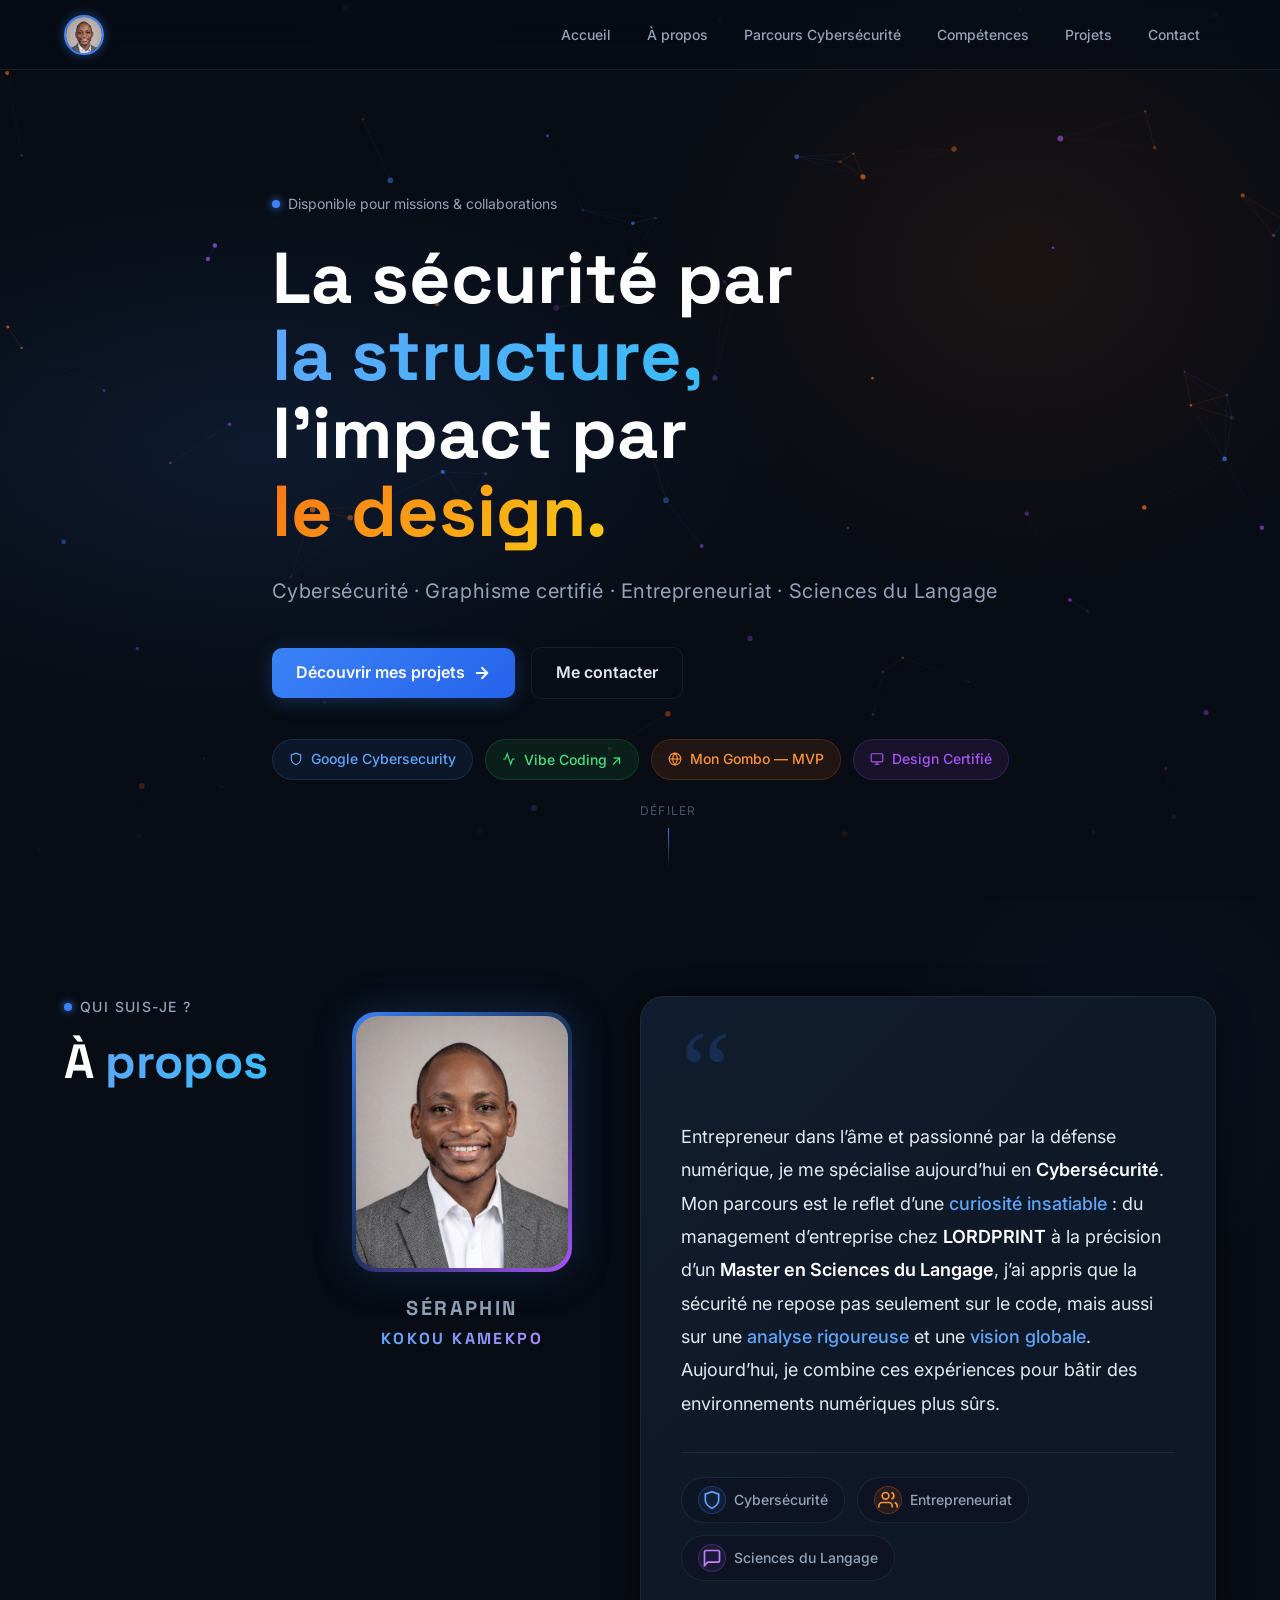
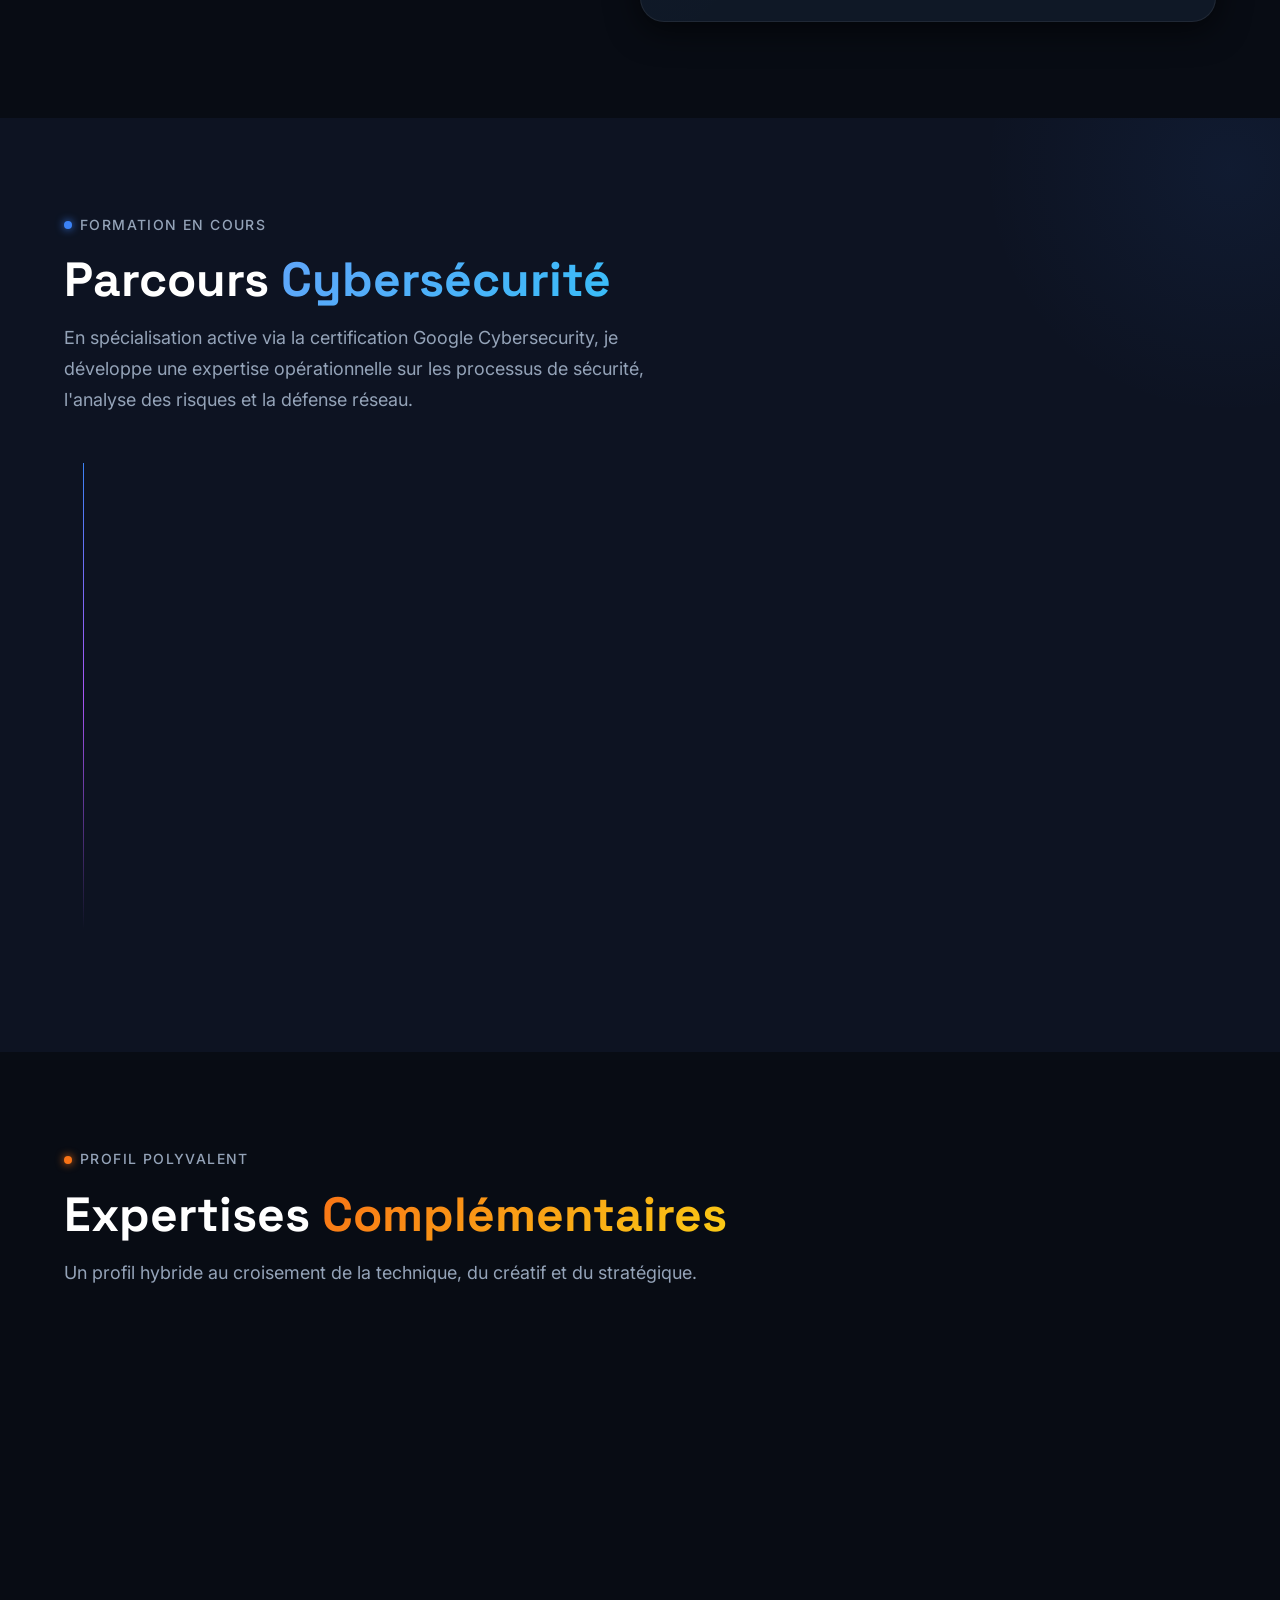
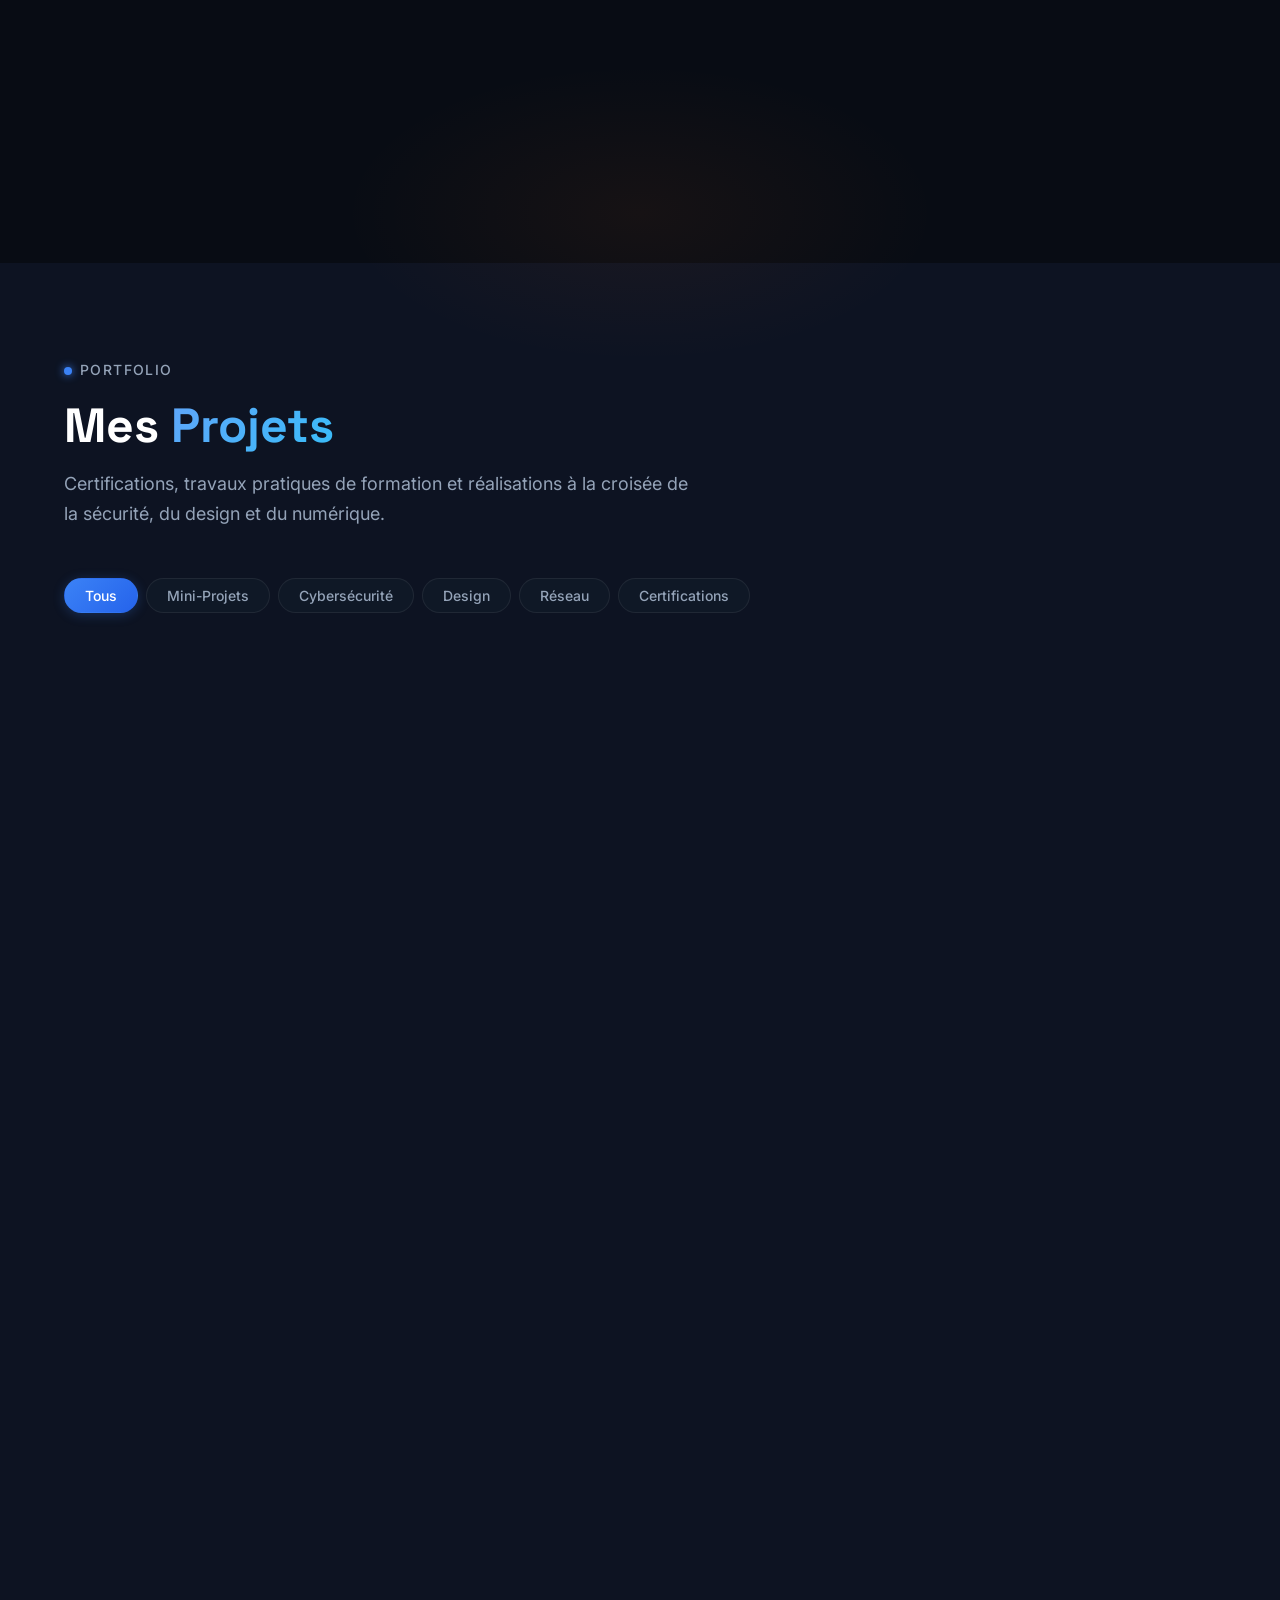
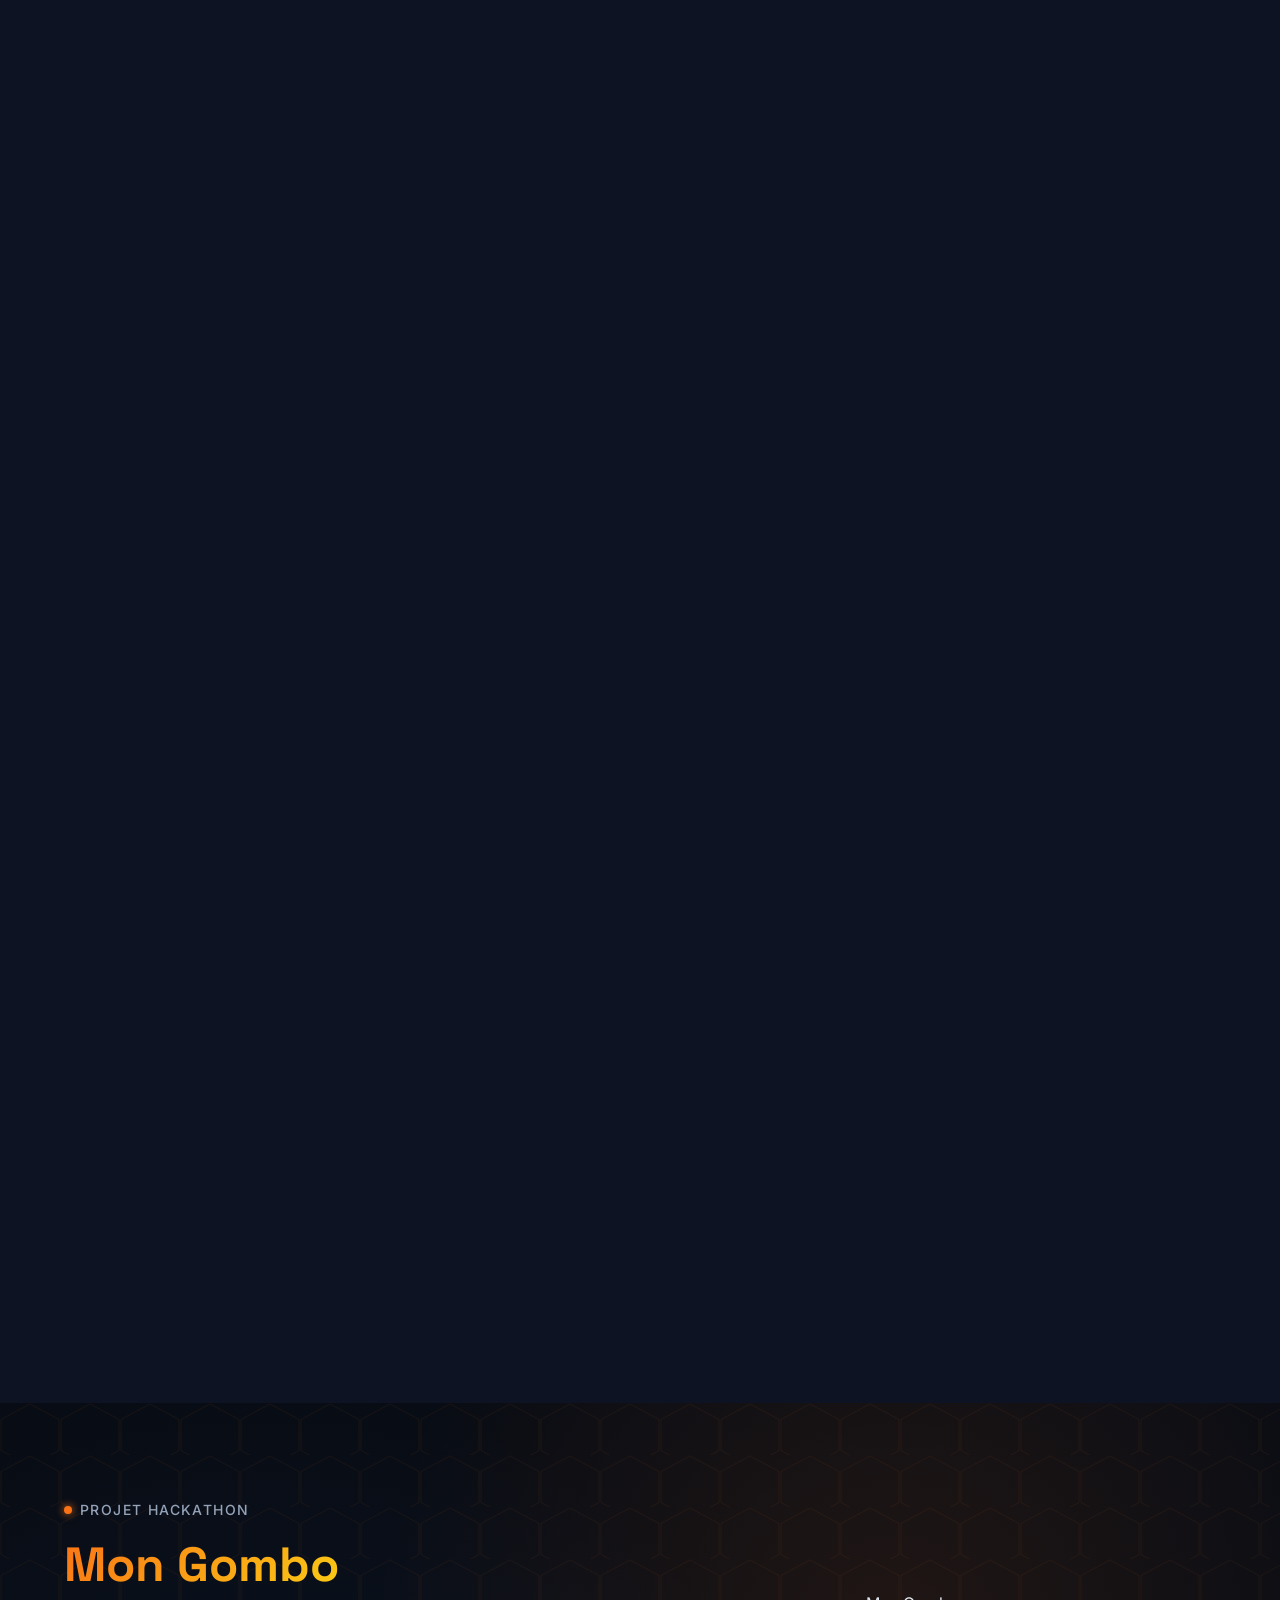
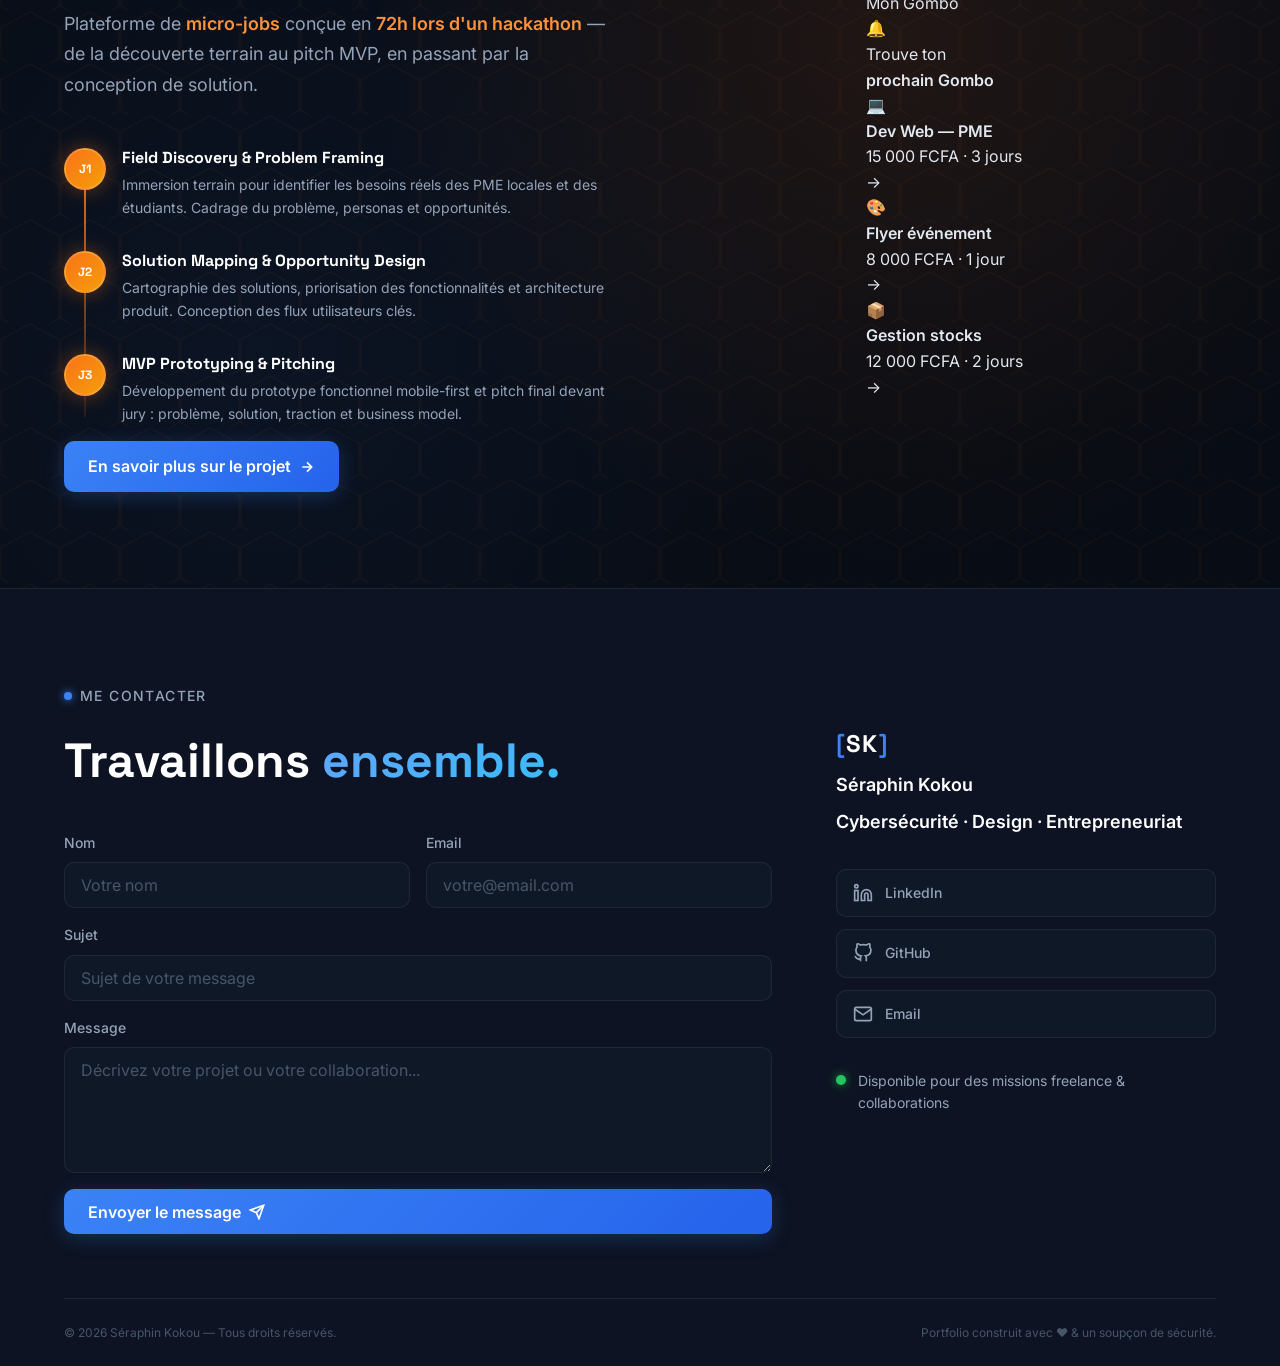
<file: index_backup.html>
﻿<!DOCTYPE html>
<html lang="fr">

<head>
    <meta charset="UTF-8" />
    <meta name="viewport" content="width=device-width, initial-scale=1.0" />
    <title>Séraphin Kokou — Cybersécurité & Design</title>
    <meta name="description"
        content="Portfolio professionnel de Séraphin Kokou : Cybersécurité, Design Graphique, Entrepreneuriat et Sciences du Langage." />
    <link rel="preconnect" href="https://fonts.googleapis.com" />
    <link rel="preconnect" href="https://fonts.gstatic.com" crossorigin />
    <link
        href="https://fonts.googleapis.com/css2?family=Inter:wght@300;400;500;600;700;800;900&family=Space+Grotesk:wght@400;500;600;700&display=swap"
        rel="stylesheet" />
    <link rel="stylesheet" href="style.css" />
</head>

<body>

    <!-- ============================================================
       HEADER / NAV
  ============================================================ -->
    <header id="header" class="header">
        <div class="container header__inner">
            <a href="#hero" class="logo" aria-label="Accueil">
                <img src="mypic.png" alt="Séraphin Kokou" class="logo__photo" />
            </a>
            <nav class="nav" aria-label="Navigation principale">
                <ul class="nav__list" id="navList">
                    <li><a href="#hero" class="nav__link" data-section="hero">Accueil</a></li>
                    <li><a href="#apropos" class="nav__link" data-section="apropos">À propos</a></li>
                    <li><a href="#cyber" class="nav__link" data-section="cyber">Parcours Cybersécurité</a></li>
                    <li><a href="#expertises" class="nav__link" data-section="expertises">Compétences</a></li>
                    <li><a href="#projets" class="nav__link" data-section="projets">Projets</a></li>
                    <li><a href="#contact" class="nav__link" data-section="contact">Contact</a></li>
                </ul>
            </nav>
            <button class="burger" id="burger" aria-label="Ouvrir le menu" aria-expanded="false">
                <span></span><span></span><span></span>
            </button>
        </div>
    </header>

    <!-- ============================================================
       HERO
  ============================================================ -->
    <section id="hero" class="hero">
        <canvas id="heroCanvas"></canvas>
        <div class="hero__overlay"></div>
        <div class="container hero__content">
            <p class="hero__eyebrow">
                <span class="dot dot--blue"></span> Disponible pour missions &amp; collaborations
            </p>
            <h1 class="hero__title">
                La sécurité par<br />
                <span class="gradient-text">la structure,</span><br />
                l'impact par<br />
                <span class="gradient-text--orange">le design.</span>
            </h1>
            <p class="hero__subtitle">
                Cybersécurité · Graphisme certifié · Entrepreneuriat · Sciences du Langage
            </p>
            <div class="hero__cta-group">
                <a href="#projets" class="btn btn--primary" id="ctaProjects">
                    Découvrir mes projets
                    <svg xmlns="http://www.w3.org/2000/svg" width="18" height="18" viewBox="0 0 24 24" fill="none"
                        stroke="currentColor" stroke-width="2.5" stroke-linecap="round" stroke-linejoin="round">
                        <line x1="5" y1="12" x2="19" y2="12" />
                        <polyline points="12 5 19 12 12 19" />
                    </svg>
                </a>
                <a href="#contact" class="btn btn--ghost">Me contacter</a>
            </div>
            <div class="hero__badges">
                <span class="badge">
                    <svg xmlns="http://www.w3.org/2000/svg" width="14" height="14" viewBox="0 0 24 24" fill="none"
                        stroke="currentColor" stroke-width="2">
                        <path d="M12 22s8-4 8-10V5l-8-3-8 3v7c0 6 8 10 8 10z" />
                    </svg>
                    Google Cybersecurity
                </span>
                <button class="badge badge--green"
                    onclick="openCertifViewer('https://docs.google.com/viewer?url=https://api.teachizy.fr/storage/734003db7ba18272d632febf59ca4ba0/3cc41d0f46073ba8d93ea9db2412437f/9e85f11c6c3e6aa2dcb19215daccf814.pdf&embedded=true','Vibe Coding')"
                    aria-label="Voir certificat Vibe Coding">
                    <svg xmlns="http://www.w3.org/2000/svg" width="14" height="14" viewBox="0 0 24 24" fill="none"
                        stroke="currentColor" stroke-width="2">
                        <polyline points="22 12 18 12 15 21 9 3 6 12 2 12" />
                    </svg>
                    Vibe Coding ↗
                </button>
                <span class="badge badge--orange">
                    <svg xmlns="http://www.w3.org/2000/svg" width="14" height="14" viewBox="0 0 24 24" fill="none"
                        stroke="currentColor" stroke-width="2">
                        <circle cx="12" cy="12" r="10" />
                        <line x1="2" y1="12" x2="22" y2="12" />
                        <path
                            d="M12 2a15.3 15.3 0 0 1 4 10 15.3 15.3 0 0 1-4 10 15.3 15.3 0 0 1-4-10 15.3 15.3 0 0 1 4-10z" />
                    </svg>
                    Mon Gombo — MVP
                </span>
                <span class="badge badge--purple">
                    <svg xmlns="http://www.w3.org/2000/svg" width="14" height="14" viewBox="0 0 24 24" fill="none"
                        stroke="currentColor" stroke-width="2">
                        <rect x="2" y="3" width="20" height="14" rx="2" ry="2" />
                        <line x1="8" y1="21" x2="16" y2="21" />
                        <line x1="12" y1="17" x2="12" y2="21" />
                    </svg>
                    Design Certifié
                </span>
            </div>
        </div>
        <div class="hero__scroll-hint">
            <span>Défiler</span>
            <div class="scroll-line"></div>
        </div>
    </section>

    <!-- ============================================================
       À PROPOS
  ============================================================ -->
    <section id="apropos" class="section section--apropos">
        <div class="container">
            <div class="apropos__inner">

                <!-- Colonne gauche : titre -->
                <div class="apropos__label">
                    <div class="section-label">
                        <span class="dot dot--blue"></span> Qui suis-je ?
                    </div>
                    <h2 class="section-title">À <span class="gradient-text">propos</span></h2>
                </div>

                <!-- Colonne centre : photo -->
                <div class="apropos__photo-wrap">
                    <div class="apropos__photo-ring">
                        <img src="mypic.png" alt="Photo de Séraphin Kokou" class="apropos__photo" />
                    </div>
                    <div class="apropos__photo-glow"></div>
                    <div class="apropos__photo-name">
                        <span class="apropos__name-line">SÉRAPHIN</span>
                        <span class="apropos__name-line apropos__name-line--accent">KOKOU KAMEKPO</span>
                    </div>
                </div>

                <!-- Colonne droite : texte + pilliers -->
                <div class="apropos__content">
                    <div class="apropos__quote-mark">&ldquo;</div>
                    <p class="apropos__text">
                        Entrepreneur dans l&rsquo;âme et passionné par la défense numérique, je me spécialise
                        aujourd&rsquo;hui en <strong>Cybersécurité</strong>. Mon parcours est le reflet d&rsquo;une
                        <em>curiosité insatiable</em> : du management d&rsquo;entreprise chez
                        <strong>LORDPRINT</strong> à la précision d&rsquo;un <strong>Master en Sciences du
                            Langage</strong>, j&rsquo;ai appris que la sécurité ne repose pas seulement sur le code,
                        mais aussi sur une <em>analyse rigoureuse</em> et une <em>vision globale</em>.
                        Aujourd&rsquo;hui, je combine ces expériences pour bâtir des environnements numériques
                        plus sûrs.
                    </p>
                    <div class="apropos__pillars">
                        <div class="apropos__pillar">
                            <span class="apropos__pillar-icon apropos__pillar-icon--blue">
                                <svg xmlns="http://www.w3.org/2000/svg" width="20" height="20" viewBox="0 0 24 24"
                                    fill="none" stroke="currentColor" stroke-width="2">
                                    <path d="M12 22s8-4 8-10V5l-8-3-8 3v7c0 6 8 10 8 10z" />
                                </svg>
                            </span>
                            <span>Cybersécurité</span>
                        </div>
                        <div class="apropos__pillar">
                            <span class="apropos__pillar-icon apropos__pillar-icon--orange">
                                <svg xmlns="http://www.w3.org/2000/svg" width="20" height="20" viewBox="0 0 24 24"
                                    fill="none" stroke="currentColor" stroke-width="2">
                                    <path d="M17 21v-2a4 4 0 0 0-4-4H5a4 4 0 0 0-4 4v2" />
                                    <circle cx="9" cy="7" r="4" />
                                    <path d="M23 21v-2a4 4 0 0 0-3-3.87" />
                                    <path d="M16 3.13a4 4 0 0 1 0 7.75" />
                                </svg>
                            </span>
                            <span>Entrepreneuriat</span>
                        </div>
                        <div class="apropos__pillar">
                            <span class="apropos__pillar-icon apropos__pillar-icon--purple">
                                <svg xmlns="http://www.w3.org/2000/svg" width="20" height="20" viewBox="0 0 24 24"
                                    fill="none" stroke="currentColor" stroke-width="2">
                                    <path d="M21 15a2 2 0 0 1-2 2H7l-4 4V5a2 2 0 0 1 2-2h14a2 2 0 0 1 2 2z" />
                                </svg>
                            </span>
                            <span>Sciences du Langage</span>
                        </div>
                    </div>
                </div>

            </div>
        </div>
    </section>


    <!-- ============================================================
       PARCOURS CYBERSÉCURITÉ
  ============================================================ -->
    <section id="cyber" class="section section--cyber">
        <div class="container">
            <div class="section-label">
                <span class="dot dot--blue"></span> Formation en cours
            </div>
            <h2 class="section-title">Parcours <span class="gradient-text">Cybersécurité</span></h2>
            <p class="section-subtitle">
                En spécialisation active via la certification Google Cybersecurity, je développe
                une expertise opérationnelle sur les processus de sécurité, l'analyse des risques et la défense réseau.
            </p>

            <div class="cyber__grid">
                <!-- Timeline verticale -->
                <div class="cyber__timeline">
                    <div class="timeline-item" data-aos="fade-right">
                        <div class="timeline-icon">
                            <svg xmlns="http://www.w3.org/2000/svg" width="20" height="20" viewBox="0 0 24 24"
                                fill="none" stroke="currentColor" stroke-width="2">
                                <path d="M12 22s8-4 8-10V5l-8-3-8 3v7c0 6 8 10 8 10z" />
                            </svg>
                        </div>
                        <div class="timeline-content">
                            <h3>Fondamentaux de la Cybersécurité</h3>
                            <p>Domaines de sécurité, éthique professionnelle, principes CISSP, outils SOC et
                                introduction aux cadres réglementaires.</p>
                        </div>
                    </div>
                    <div class="timeline-item" data-aos="fade-right">
                        <div class="timeline-icon">
                            <svg xmlns="http://www.w3.org/2000/svg" width="20" height="20" viewBox="0 0 24 24"
                                fill="none" stroke="currentColor" stroke-width="2">
                                <polyline points="22 12 18 12 15 21 9 3 6 12 2 12" />
                            </svg>
                        </div>
                        <div class="timeline-content">
                            <h3>Gestion des Risques</h3>
                            <p>Cadre NIST Cybersecurity Framework, audits de conformité, classification des menaces et
                                stratégies d'atténuation.</p>
                        </div>
                    </div>
                    <div class="timeline-item" data-aos="fade-right">
                        <div class="timeline-icon">
                            <svg xmlns="http://www.w3.org/2000/svg" width="20" height="20" viewBox="0 0 24 24"
                                fill="none" stroke="currentColor" stroke-width="2">
                                <rect x="2" y="2" width="20" height="8" rx="2" ry="2" />
                                <rect x="2" y="14" width="20" height="8" rx="2" ry="2" />
                                <line x1="6" y1="6" x2="6.01" y2="6" />
                                <line x1="6" y1="18" x2="6.01" y2="18" />
                            </svg>
                        </div>
                        <div class="timeline-content">
                            <h3>Sécurité des Réseaux</h3>
                            <p>Architecture TCP/IP, modèle OSI, protocoles sécurisés, vulnérabilités réseau et
                                durcissement des infrastructures d'entreprise.</p>
                        </div>
                    </div>
                    <div class="timeline-item" data-aos="fade-right">
                        <div class="timeline-icon">
                            <svg xmlns="http://www.w3.org/2000/svg" width="20" height="20" viewBox="0 0 24 24"
                                fill="none" stroke="currentColor" stroke-width="2">
                                <polyline points="4 17 10 11 4 5" />
                                <line x1="12" y1="19" x2="20" y2="19" />
                            </svg>
                        </div>
                        <div class="timeline-content">
                            <h3>Linux et SQL</h3>
                            <p>Outils d'analyste : maîtrise de la ligne de commande Linux, scripting bash et requêtes
                                SQL pour l'investigation et l'analyse de logs.</p>
                        </div>
                    </div>
                </div>

                <!-- Stats / Compétences cyber -->
                <div class="cyber__stats">
                    <div class="stat-card" data-aos="fade-left">
                        <div class="stat-card__icon stat-card__icon--blue">
                            <svg xmlns="http://www.w3.org/2000/svg" width="24" height="24" viewBox="0 0 24 24"
                                fill="none" stroke="currentColor" stroke-width="2">
                                <path d="M12 22s8-4 8-10V5l-8-3-8 3v7c0 6 8 10 8 10z" />
                            </svg>
                        </div>
                        <div class="stat-card__value counter" data-target="5">0</div>
                        <div class="stat-card__label">Modules NIST maîtrisés</div>
                    </div>
                    <div class="stat-card" data-aos="fade-left">
                        <div class="stat-card__icon stat-card__icon--orange">
                            <svg xmlns="http://www.w3.org/2000/svg" width="24" height="24" viewBox="0 0 24 24"
                                fill="none" stroke="currentColor" stroke-width="2">
                                <polyline points="22 12 18 12 15 21 9 3 6 12 2 12" />
                            </svg>
                        </div>
                        <div class="stat-card__value">OSPF<br />PPP</div>
                        <div class="stat-card__label">Protocoles réseau</div>
                    </div>
                    <div class="stat-card" data-aos="fade-left">
                        <div class="stat-card__icon stat-card__icon--purple">
                            <svg xmlns="http://www.w3.org/2000/svg" width="24" height="24" viewBox="0 0 24 24"
                                fill="none" stroke="currentColor" stroke-width="2">
                                <circle cx="11" cy="11" r="8" />
                                <line x1="21" y1="21" x2="16.65" y2="16.65" />
                            </svg>
                        </div>
                        <div class="stat-card__value">OSSEC</div>
                        <div class="stat-card__label">Outil HIDS opérationnel</div>
                    </div>
                    <div class="stat-card stat-card--wide" data-aos="fade-left">
                        <div class="stat-card__icon stat-card__icon--blue">
                            <svg xmlns="http://www.w3.org/2000/svg" width="24" height="24" viewBox="0 0 24 24"
                                fill="none" stroke="currentColor" stroke-width="2">
                                <rect x="3" y="3" width="18" height="18" rx="2" ry="2" />
                                <line x1="9" y1="9" x2="15" y2="15" />
                                <line x1="15" y1="9" x2="9" y2="15" />
                            </svg>
                        </div>
                        <div class="stat-card__label">En cours de certification</div>
                        <div class="stat-card__badge">Google Cybersecurity Certificate</div>
                    </div>
                </div>
            </div>
        </div>
    </section>

    <!-- ============================================================
       EXPERTISES COMPLÉMENTAIRES
  ============================================================ -->
    <section id="expertises" class="section section--expertises">
        <div class="container">
            <div class="section-label">
                <span class="dot dot--orange"></span> Profil polyvalent
            </div>
            <h2 class="section-title">Expertises <span class="gradient-text--orange">Complémentaires</span></h2>
            <p class="section-subtitle">
                Un profil hybride au croisement de la technique, du créatif et du stratégique.
            </p>
            <div class="expertises__grid">

                <div class="expertise-card" id="card-design" tabindex="0">
                    <div class="expertise-card__glow expertise-card__glow--blue"></div>
                    <div class="expertise-card__icon">
                        <svg xmlns="http://www.w3.org/2000/svg" width="32" height="32" viewBox="0 0 24 24" fill="none"
                            stroke="currentColor" stroke-width="1.5">
                            <circle cx="12" cy="12" r="10" />
                            <path
                                d="M8.56 2.75c4.37 6.03 6.02 9.42 8.03 17.72m2.54-15.38c-3.72 4.35-8.94 5.66-16.88 5.85m19.5 1.9c-3.5-.93-6.63-.82-8.94 0-2.58.92-5.01 2.86-7.44 6.32" />
                        </svg>
                    </div>
                    <h3 class="expertise-card__title">Design &amp; Graphisme</h3>
                    <p class="expertise-card__text">
                        Création d'identités visuelles, chartes graphiques, supports print &amp; digital.
                        Maîtrise des outils de création et des principes de composition visuelle.
                    </p>
                    <div class="expertise-card__tags">
                        <span class="tag">Identité de marque</span>
                        <span class="tag">Composition visuelle</span>
                        <span class="tag">Print &amp; Digital</span>
                    </div>
                    <div class="expertise-card__cert">🎓 Certification Graphisme</div>
                </div>

                <div class="expertise-card" id="card-business" tabindex="0">
                    <div class="expertise-card__glow expertise-card__glow--orange"></div>
                    <div class="expertise-card__icon expertise-card__icon--orange">
                        <svg xmlns="http://www.w3.org/2000/svg" width="32" height="32" viewBox="0 0 24 24" fill="none"
                            stroke="currentColor" stroke-width="1.5">
                            <path d="M17 21v-2a4 4 0 0 0-4-4H5a4 4 0 0 0-4 4v2" />
                            <circle cx="9" cy="7" r="4" />
                            <path d="M23 21v-2a4 4 0 0 0-3-3.87" />
                            <path d="M16 3.13a4 4 0 0 1 0 7.75" />
                        </svg>
                    </div>
                    <h3 class="expertise-card__title">Gestion &amp; Business</h3>
                    <p class="expertise-card__text">
                        Manager opérationnel chez <strong>LORDPRINT</strong>. Gestion d'équipe, suivi de production,
                        relation client et développement commercial. Vision entrepreneuriale affûtée.
                    </p>
                    <div class="expertise-card__tags">
                        <span class="tag tag--orange">Management</span>
                        <span class="tag tag--orange">Entrepreneuriat</span>
                        <span class="tag tag--orange">LORDPRINT</span>
                    </div>
                    <div class="expertise-card__cert expertise-card__cert--orange">💼 Manager·e en activité</div>
                </div>

                <div class="expertise-card" id="card-language" tabindex="0">
                    <div class="expertise-card__glow expertise-card__glow--purple"></div>
                    <div class="expertise-card__icon expertise-card__icon--purple">
                        <svg xmlns="http://www.w3.org/2000/svg" width="32" height="32" viewBox="0 0 24 24" fill="none"
                            stroke="currentColor" stroke-width="1.5">
                            <path d="M21 15a2 2 0 0 1-2 2H7l-4 4V5a2 2 0 0 1 2-2h14a2 2 0 0 1 2 2z" />
                        </svg>
                    </div>
                    <h3 class="expertise-card__title">Expertise Linguistique</h3>
                    <p class="expertise-card__text">
                        Master 1 en Sciences du Langage. Analyse sémantique, rédaction administrative et
                        professionnelle, communication institutionnelle et production de contenus.
                    </p>
                    <div class="expertise-card__tags">
                        <span class="tag tag--purple">Analyse sémantique</span>
                        <span class="tag tag--purple">Rédaction professionnelle</span>
                        <span class="tag tag--purple">Communication</span>
                    </div>
                    <div class="expertise-card__cert expertise-card__cert--purple">📚 Master 1 — Sciences du Langage
                    </div>
                </div>

            </div>
        </div>
    </section>

    <!-- ============================================================
       PROJETS & MINI-PROJETS — Section unifiée
  ============================================================ -->
    <section id="projets" class="section section--projets">
        <div class="container">
            <div class="section-label">
                <span class="dot dot--blue"></span> Portfolio
            </div>
            <h2 class="section-title">Mes <span class="gradient-text">Projets</span></h2>
            <p class="section-subtitle">
                Certifications, travaux pratiques de formation et réalisations à la croisée de la sécurité, du design et
                du numérique.
            </p>

            <!-- Filtres -->
            <div class="portfolio__filters" id="portfolioFilters">
                <button type="button" class="filter-btn filter-btn--active" data-filter="all">Tous</button>
                <button type="button" class="filter-btn" data-filter="lab">Mini-Projets</button>
                <button type="button" class="filter-btn" data-filter="cyber">Cybersécurité</button>
                <button type="button" class="filter-btn" data-filter="design">Design</button>
                <button type="button" class="filter-btn" data-filter="reseau">Réseau</button>
                <button type="button" class="filter-btn" data-filter="certif">Certifications</button>
            </div>

            <div class="portfolio__grid" id="portfolioGrid">

                <!-- CERTIFICATIONS -->

                <article class="project-card project-card--certif" data-category="certif" tabindex="0">
                    <div class="project-card__top project-card__top--green">
                        <div class="project-card__icon"><svg xmlns="http://www.w3.org/2000/svg" width="28" height="28"
                                viewBox="0 0 24 24" fill="none" stroke="currentColor" stroke-width="2">
                                <circle cx="12" cy="8" r="6" />
                                <path d="M15.477 12.89L17 22l-5-3-5 3 1.523-9.11" />
                            </svg></div>
                        <span class="project-card__cat project-card__cat--green">Certification</span>
                    </div>
                    <div class="project-card__body">
                        <h3>Vibe Coding</h3>
                        <p>Certification officielle en Vibe Coding — maîtrise des outils d'IA générative appliqués au
                            développement logiciel. Flux de travail augmenté, prompting avancé et co-développement.</p>
                        <div class="project-card__tags"><span class="tag tag--green">IA Générative</span><span
                                class="tag tag--green">LLM</span><span class="tag tag--green">Prompting</span></div>
                    </div>
                    <div class="project-card__footer project-card__footer--certif">
                        <span class="status-dot status-dot--done"></span> Certifié
                        <button class="certif-link"
                            onclick="openCertifViewer('https://docs.google.com/viewer?url=https://api.teachizy.fr/storage/734003db7ba18272d632febf59ca4ba0/3cc41d0f46073ba8d93ea9db2412437f/9e85f11c6c3e6aa2dcb19215daccf814.pdf&embedded=true','Vibe Coding')">Voir
                            le certificat <svg xmlns="http://www.w3.org/2000/svg" width="12" height="12"
                                viewBox="0 0 24 24" fill="none" stroke="currentColor" stroke-width="2.5">
                                <path d="M1 12s4-8 11-8 11 8 11 8-4 8-11 8-11-8-11-8z" />
                                <circle cx="12" cy="12" r="3" />
                            </svg></button>
                    </div>
                </article>

                <article class="project-card project-card--certif" data-category="certif" tabindex="0">
                    <div class="project-card__top project-card__top--blue">
                        <div class="project-card__icon"><svg xmlns="http://www.w3.org/2000/svg" width="28" height="28"
                                viewBox="0 0 24 24" fill="none" stroke="currentColor" stroke-width="2">
                                <circle cx="12" cy="8" r="6" />
                                <path d="M15.477 12.89L17 22l-5-3-5 3 1.523-9.11" />
                            </svg></div>
                        <span class="project-card__cat">Certification</span>
                    </div>
                    <div class="project-card__body">
                        <h3>Foundations of Cybersecurity</h3>
                        <p>Certification Google — Fondamentaux de la cybersécurité : histoire, domaines de sécurité,
                            outils SOC et cadres réglementaires.</p>
                        <div class="project-card__tags"><span class="tag">Google</span><span class="tag">SOC</span><span
                                class="tag">Fondamentaux</span></div>
                    </div>
                    <div class="project-card__footer project-card__footer--certif">
                        <span class="status-dot status-dot--done"></span> Certifié
                        <button class="certif-link"
                            onclick="openCertifViewer('https://coursera.org/share/8eea7c63687d0f1094e22c4b326ad8f5','Foundations of Cybersecurity')">Voir
                            le certificat <svg xmlns="http://www.w3.org/2000/svg" width="12" height="12"
                                viewBox="0 0 24 24" fill="none" stroke="currentColor" stroke-width="2.5">
                                <path d="M1 12s4-8 11-8 11 8 11 8-4 8-11 8-11-8-11-8z" />
                                <circle cx="12" cy="12" r="3" />
                            </svg></button>
                    </div>
                </article>

                <article class="project-card project-card--certif" data-category="certif" tabindex="0">
                    <div class="project-card__top project-card__top--blue">
                        <div class="project-card__icon"><svg xmlns="http://www.w3.org/2000/svg" width="28" height="28"
                                viewBox="0 0 24 24" fill="none" stroke="currentColor" stroke-width="2">
                                <circle cx="12" cy="8" r="6" />
                                <path d="M15.477 12.89L17 22l-5-3-5 3 1.523-9.11" />
                            </svg></div>
                        <span class="project-card__cat">Certification</span>
                    </div>
                    <div class="project-card__body">
                        <h3>Play It Safe: Manage Security Risks</h3>
                        <p>Certification Google — Gestion des risques : cadres NIST, audits de conformité,
                            identification des menaces et stratégies de mitigation.</p>
                        <div class="project-card__tags"><span class="tag">Google</span><span
                                class="tag">NIST</span><span class="tag">Gestion des risques</span></div>
                    </div>
                    <div class="project-card__footer project-card__footer--certif">
                        <span class="status-dot status-dot--done"></span> Certifié
                        <button class="certif-link"
                            onclick="openCertifViewer('https://coursera.org/share/a2c788f778304ed72d9a88cab232c222','Play It Safe: Manage Security Risks')">Voir
                            le certificat <svg xmlns="http://www.w3.org/2000/svg" width="12" height="12"
                                viewBox="0 0 24 24" fill="none" stroke="currentColor" stroke-width="2.5">
                                <path d="M1 12s4-8 11-8 11 8 11 8-4 8-11 8-11-8-11-8z" />
                                <circle cx="12" cy="12" r="3" />
                            </svg></button>
                    </div>
                </article>

                <article class="project-card project-card--certif" data-category="certif" tabindex="0">
                    <div class="project-card__top project-card__top--blue">
                        <div class="project-card__icon"><svg xmlns="http://www.w3.org/2000/svg" width="28" height="28"
                                viewBox="0 0 24 24" fill="none" stroke="currentColor" stroke-width="2">
                                <circle cx="12" cy="8" r="6" />
                                <path d="M15.477 12.89L17 22l-5-3-5 3 1.523-9.11" />
                            </svg></div>
                        <span class="project-card__cat">Certification</span>
                    </div>
                    <div class="project-card__body">
                        <h3>Connect and Protect: Networks &amp; Network Security</h3>
                        <p>Certification Google — Sécurité des réseaux : architecture TCP/IP, protocoles sécurisés,
                            attaques réseau et durcissement des infrastructures.</p>
                        <div class="project-card__tags"><span class="tag">Google</span><span
                                class="tag">TCP/IP</span><span class="tag">Sécurité réseau</span></div>
                    </div>
                    <div class="project-card__footer project-card__footer--certif">
                        <span class="status-dot status-dot--done"></span> Certifié
                        <button class="certif-link"
                            onclick="openCertifViewer('https://coursera.org/share/f7df2ea592a150708da5690fb6682652','Connect and Protect')">Voir
                            le certificat <svg xmlns="http://www.w3.org/2000/svg" width="12" height="12"
                                viewBox="0 0 24 24" fill="none" stroke="currentColor" stroke-width="2.5">
                                <path d="M1 12s4-8 11-8 11 8 11 8-4 8-11 8-11-8-11-8z" />
                                <circle cx="12" cy="12" r="3" />
                            </svg></button>
                    </div>
                </article>

                <article class="project-card project-card--certif" data-category="certif" tabindex="0">
                    <div class="project-card__top project-card__top--blue">
                        <div class="project-card__icon"><svg xmlns="http://www.w3.org/2000/svg" width="28" height="28"
                                viewBox="0 0 24 24" fill="none" stroke="currentColor" stroke-width="2">
                                <circle cx="12" cy="8" r="6" />
                                <path d="M15.477 12.89L17 22l-5-3-5 3 1.523-9.11" />
                            </svg></div>
                        <span class="project-card__cat">Certification</span>
                    </div>
                    <div class="project-card__body">
                        <h3>Tools of the Trade: Linux and SQL</h3>
                        <p>Certification Google — Outils fondamentaux de l'analyste : ligne de commande Linux, scripting
                            shell et interrogation de bases de données SQL.</p>
                        <div class="project-card__tags"><span class="tag">Google</span><span
                                class="tag">Linux</span><span class="tag">SQL</span></div>
                    </div>
                    <div class="project-card__footer project-card__footer--certif">
                        <span class="status-dot status-dot--done"></span> Certifié
                        <button class="certif-link"
                            onclick="openCertifViewer('https://coursera.org/share/4f2f122e55fd671ded235cb1da99c87e','Tools of the Trade: Linux and SQL')">Voir
                            le certificat <svg xmlns="http://www.w3.org/2000/svg" width="12" height="12"
                                viewBox="0 0 24 24" fill="none" stroke="currentColor" stroke-width="2.5">
                                <path d="M1 12s4-8 11-8 11 8 11 8-4 8-11 8-11-8-11-8z" />
                                <circle cx="12" cy="12" r="3" />
                            </svg></button>
                    </div>
                </article>

                <article class="project-card project-card--certif" data-category="certif" tabindex="0">
                    <div class="project-card__top project-card__top--blue">
                        <div class="project-card__icon"><svg xmlns="http://www.w3.org/2000/svg" width="28" height="28"
                                viewBox="0 0 24 24" fill="none" stroke="currentColor" stroke-width="2">
                                <circle cx="12" cy="8" r="6" />
                                <path d="M15.477 12.89L17 22l-5-3-5 3 1.523-9.11" />
                            </svg></div>
                        <span class="project-card__cat">Certification</span>
                    </div>
                    <div class="project-card__body">
                        <h3>Sound the Alarm: Detection and Response</h3>
                        <p>Certification Google — Détection et réponse aux incidents : analyse des logs, outils SIEM,
                            surveillance continue et gestion des alertes de sécurité.</p>
                        <div class="project-card__tags"><span class="tag">Google</span><span
                                class="tag">Détection</span><span class="tag">SIEM</span></div>
                    </div>
                    <div class="project-card__footer project-card__footer--certif">
                        <span class="status-dot status-dot--done"></span> Certifié
                        <button class="certif-link"
                            onclick="openCertifViewer('https://coursera.org/share/ee7ea80b5a932127d2c68b450b4d6f70','Sound the Alarm: Detection and Response')">Voir
                            le certificat <svg xmlns="http://www.w3.org/2000/svg" width="12" height="12"
                                viewBox="0 0 24 24" fill="none" stroke="currentColor" stroke-width="2.5">
                                <path d="M1 12s4-8 11-8 11 8 11 8-4 8-11 8-11-8-11-8z" />
                                <circle cx="12" cy="12" r="3" />
                            </svg></button>
                    </div>
                </article>

                <article class="project-card project-card--certif" data-category="certif" tabindex="0">
                    <div class="project-card__top project-card__top--blue">
                        <div class="project-card__icon"><svg xmlns="http://www.w3.org/2000/svg" width="28" height="28"
                                viewBox="0 0 24 24" fill="none" stroke="currentColor" stroke-width="2">
                                <circle cx="12" cy="8" r="6" />
                                <path d="M15.477 12.89L17 22l-5-3-5 3 1.523-9.11" />
                            </svg></div>
                        <span class="project-card__cat">Certification</span>
                    </div>
                    <div class="project-card__body">
                        <h3>Assets, Threats, and Vulnerabilities</h3>
                        <p>Certification Google — Actifs, menaces et vulnérabilités : identification des menaces,
                            classification des actifs, cryptographie et gestion des vulnérabilités.</p>
                        <div class="project-card__tags"><span class="tag">Google</span><span
                                class="tag">Menaces</span><span class="tag">Vulnérabilités</span></div>
                    </div>
                    <div class="project-card__footer project-card__footer--certif">
                        <span class="status-dot status-dot--done"></span> Certifié
                        <button class="certif-link"
                            onclick="openCertifViewer('https://coursera.org/share/d3990411c2ebcb2f5dc470e45f68f560','Assets, Threats, and Vulnerabilities')">Voir
                            le certificat <svg xmlns="http://www.w3.org/2000/svg" width="12" height="12"
                                viewBox="0 0 24 24" fill="none" stroke="currentColor" stroke-width="2.5">
                                <path d="M1 12s4-8 11-8 11 8 11 8-4 8-11 8-11-8-11-8z" />
                                <circle cx="12" cy="12" r="3" />
                            </svg></button>
                    </div>
                </article>

                <!-- MINI-PROJETS -->

                <!-- Lab 1 — Simulation Réseau -->
                <article class="project-card project-card--lab" data-category="lab reseau" tabindex="0">
                    <div class="project-card__top project-card__top--purple">
                        <div class="project-card__icon">
                            <svg xmlns="http://www.w3.org/2000/svg" width="28" height="28" viewBox="0 0 24 24"
                                fill="none" stroke="currentColor" stroke-width="2">
                                <rect x="2" y="2" width="20" height="8" rx="2" ry="2" />
                                <rect x="2" y="14" width="20" height="8" rx="2" ry="2" />
                                <line x1="6" y1="6" x2="6.01" y2="6" />
                                <line x1="6" y1="18" x2="6.01" y2="18" />
                            </svg>
                        </div>
                        <span class="project-card__cat project-card__cat--purple">Mini-Projet · Réseau</span>
                    </div>
                    <div class="project-card__body">
                        <h3>Simulation Réseau <span class="project-card__sub">Cisco Packet Tracer</span></h3>
                        <p>Conception et déploiement d'une infrastructure réseau d'entreprise complète avec
                            segmentation, routage dynamique et sécurisation des accès WAN.</p>
                        <div class="project-card__skills">
                            <div class="skill-chip">VLAN</div>
                            <div class="skill-chip">OSPF</div>
                            <div class="skill-chip">VLSM</div>
                            <div class="skill-chip">PPP/CHAP</div>
                            <div class="skill-chip">DMZ</div>
                        </div>
                    </div>
                    <div class="project-card__footer"><span class="status-dot status-dot--done"></span> Complété</div>
                </article>

                <!-- Lab 2 — VPN -->
                <article class="project-card project-card--lab" data-category="lab" tabindex="0">
                    <div class="project-card__top project-card__top--purple">
                        <div class="project-card__icon">
                            <svg xmlns="http://www.w3.org/2000/svg" width="28" height="28" viewBox="0 0 24 24"
                                fill="none" stroke="currentColor" stroke-width="2">
                                <path d="M12 22s8-4 8-10V5l-8-3-8 3v7c0 6 8 10 8 10z" />
                                <path d="M9 12l2 2 4-4" />
                            </svg>
                        </div>
                        <span class="project-card__cat project-card__cat--purple">Mini-Projet</span>
                    </div>
                    <div class="project-card__body">
                        <h3>Sécurisation des accès <span class="project-card__sub">VPN</span></h3>
                        <p>Mise en place d'un serveur OpenVPN sécurisé avec infrastructure PKI complète, gestion de
                            certificats et tunnels chiffrés.</p>
                        <div class="project-card__skills">
                            <div class="skill-chip">OpenVPN</div>
                            <div class="skill-chip">PKI</div>
                            <div class="skill-chip">Diffie-Hellman</div>
                            <div class="skill-chip">HMAC</div>
                            <div class="skill-chip">Tunnels</div>
                        </div>
                    </div>
                    <div class="project-card__footer"><span class="status-dot status-dot--done"></span> Complété</div>
                </article>

                <!-- Lab 3 — Audit Sécurité -->
                <article class="project-card project-card--lab" data-category="lab" tabindex="0">
                    <div class="project-card__top project-card__top--purple">
                        <div class="project-card__icon">
                            <svg xmlns="http://www.w3.org/2000/svg" width="28" height="28" viewBox="0 0 24 24"
                                fill="none" stroke="currentColor" stroke-width="2">
                                <path d="M9 11l3 3L22 4" />
                                <path d="M21 12c0 4.97-4.03 9-9 9S3 16.97 3 12 7.03 3 12 3c1.55 0 3 .38 4.29 1.05" />
                            </svg>
                        </div>
                        <span class="project-card__cat project-card__cat--purple">Mini-Projet</span>
                    </div>
                    <div class="project-card__body">
                        <h3>Audit de Sécurité <span class="project-card__sub">Système</span></h3>
                        <p>Audit de sécurité complet d'un système d'information en appliquant le framework NIST CSF :
                            identification, protection, détection, réponse et récupération.</p>
                        <div class="project-card__skills">
                            <div class="skill-chip">NIST CSF</div>
                            <div class="skill-chip">Vulnérabilités</div>
                            <div class="skill-chip">Conformité</div>
                            <div class="skill-chip">Gestion des risques</div>
                        </div>
                    </div>
                    <div class="project-card__footer"><span class="status-dot status-dot--done"></span> Complété</div>
                </article>

                <!-- Lab 4 — SQL Threat Analysis -->
                <article class="project-card project-card--lab" data-category="lab" tabindex="0">
                    <div class="project-card__top project-card__top--purple">
                        <div class="project-card__icon">
                            <svg xmlns="http://www.w3.org/2000/svg" width="28" height="28" viewBox="0 0 24 24"
                                fill="none" stroke="currentColor" stroke-width="2">
                                <ellipse cx="12" cy="5" rx="9" ry="3" />
                                <path d="M21 12c0 1.66-4 3-9 3s-9-1.34-9-3" />
                                <path d="M3 5v14c0 1.66 4 3 9 3s9-1.34 9-3V5" />
                            </svg>
                        </div>
                        <span class="project-card__cat project-card__cat--purple">Mini-Projet</span>
                    </div>
                    <div class="project-card__body">
                        <h3>Analyse de Menaces <span class="project-card__sub">SQL</span></h3>
                        <p>Investigation de base de données de sécurité pour détecter des activités suspectes, analyser
                            les logs de connexion et identifier des menaces internes.</p>
                        <div class="project-card__skills">
                            <div class="skill-chip">SQL</div>
                            <div class="skill-chip">Log Analysis</div>
                            <div class="skill-chip">Insider Threats</div>
                            <div class="skill-chip">Investigation</div>
                        </div>
                    </div>
                    <div class="project-card__footer"><span class="status-dot status-dot--done"></span> Complété</div>
                </article>

                <!-- Lab 5 — Linux Admin -->
                <article class="project-card project-card--lab" data-category="lab" tabindex="0">
                    <div class="project-card__top project-card__top--purple">
                        <div class="project-card__icon">
                            <svg xmlns="http://www.w3.org/2000/svg" width="28" height="28" viewBox="0 0 24 24"
                                fill="none" stroke="currentColor" stroke-width="2">
                                <polyline points="4 17 10 11 4 5" />
                                <line x1="12" y1="19" x2="20" y2="19" />
                            </svg>
                        </div>
                        <span class="project-card__cat project-card__cat--purple">Mini-Projet</span>
                    </div>
                    <div class="project-card__body">
                        <h3>Administration &amp; Scripting <span class="project-card__sub">Linux</span></h3>
                        <p>Administration système Linux complète : gestion des permissions, automatisation de tâches via
                            scripts Bash et versionnement de code avec Git/GitHub.</p>
                        <div class="project-card__skills">
                            <div class="skill-chip">Linux CLI</div>
                            <div class="skill-chip">Permissions</div>
                            <div class="skill-chip">Bash</div>
                            <div class="skill-chip">Git/GitHub</div>
                        </div>
                    </div>
                    <div class="project-card__footer"><span class="status-dot status-dot--done"></span> Complété</div>
                </article>

                <!-- Lab 6 — C Programming -->
                <article class="project-card project-card--lab" data-category="lab" tabindex="0">
                    <div class="project-card__top project-card__top--purple">
                        <div class="project-card__icon">
                            <svg xmlns="http://www.w3.org/2000/svg" width="28" height="28" viewBox="0 0 24 24"
                                fill="none" stroke="currentColor" stroke-width="2">
                                <path d="M14 2H6a2 2 0 0 0-2 2v16a2 2 0 0 0 2 2h12a2 2 0 0 0 2-2V8z" />
                                <polyline points="14 2 14 8 20 8" />
                                <line x1="10" y1="13" x2="14" y2="13" />
                            </svg>
                        </div>
                        <span class="project-card__cat project-card__cat--purple">Mini-Projet</span>
                    </div>
                    <div class="project-card__body">
                        <h3>Programmation Bas Niveau <span class="project-card__sub">Langage C</span></h3>
                        <p>Développement en C avec manipulation avancée de la mémoire, implémentation d'algorithmes de
                            tri et traitement de chaînes de caractères.</p>
                        <div class="project-card__skills">
                            <div class="skill-chip">Pointeurs</div>
                            <div class="skill-chip">Mémoire</div>
                            <div class="skill-chip">Algorithmes de tri</div>
                            <div class="skill-chip">Strings</div>
                        </div>
                    </div>
                    <div class="project-card__footer"><span class="status-dot status-dot--done"></span> Complété</div>
                </article>
                <!-- CYBERSÉCURITÉ -->

                <article class="project-card" data-category="cyber" tabindex="0">
                    <div class="project-card__top project-card__top--blue">
                        <div class="project-card__icon"><svg xmlns="http://www.w3.org/2000/svg" width="28" height="28"
                                viewBox="0 0 24 24" fill="none" stroke="currentColor" stroke-width="2">
                                <path d="M4 4h16c1.1 0 2 .9 2 2v12c0 1.1-.9 2-2 2H4c-1.1 0-2-.9-2-2V6c0-1.1.9-2 2-2z" />
                                <polyline points="22,6 12,13 2,6" />
                            </svg></div>
                        <span class="project-card__cat">Cybersécurité</span>
                    </div>
                    <div class="project-card__body">
                        <h3>Plan de réponse aux incidents</h3>
                        <p>Élaboration d'un IRP structuré selon les phases PICERL. Procédures d'escalade et
                            communication de crise.</p>
                        <div class="project-card__tags"><span class="tag">IRP</span><span class="tag">PICERL</span><span
                                class="tag">SOC</span></div>
                    </div>
                    <div class="project-card__footer"><span class="status-dot status-dot--done"></span> Complété</div>
                </article>

                <!-- DESIGN -->

                <article class="project-card" data-category="design" tabindex="0">
                    <div class="project-card__top project-card__top--orange">
                        <div class="project-card__icon"><svg xmlns="http://www.w3.org/2000/svg" width="28" height="28"
                                viewBox="0 0 24 24" fill="none" stroke="currentColor" stroke-width="2">
                                <circle cx="12" cy="12" r="10" />
                                <path
                                    d="M8.56 2.75c4.37 6.03 6.02 9.42 8.03 17.72m2.54-15.38c-3.72 4.35-8.94 5.66-16.88 5.85" />
                            </svg></div>
                        <span class="project-card__cat">Design</span>
                    </div>
                    <div class="project-card__body">
                        <h3>Identités visuelles — LORDPRINT</h3>
                        <p>Conception de chartes graphiques et d'identités de marque pour clients de l'imprimerie.
                            Affiches, cartes de visite, supports événementiels.</p>
                        <div class="project-card__tags"><span class="tag tag--orange">Identité de marque</span><span
                                class="tag tag--orange">Print</span></div>
                    </div>
                    <div class="project-card__footer"><span class="status-dot status-dot--done"></span> Complété</div>
                </article>

                <article class="project-card" data-category="design" tabindex="0">
                    <div class="project-card__top project-card__top--orange">
                        <div class="project-card__icon"><svg xmlns="http://www.w3.org/2000/svg" width="28" height="28"
                                viewBox="0 0 24 24" fill="none" stroke="currentColor" stroke-width="2">
                                <rect x="3" y="3" width="18" height="18" rx="2" ry="2" />
                                <line x1="3" y1="9" x2="21" y2="9" />
                                <line x1="9" y1="21" x2="9" y2="9" />
                            </svg></div>
                        <span class="project-card__cat">Design</span>
                    </div>
                    <div class="project-card__body">
                        <h3>UI/UX — Interfaces numériques</h3>
                        <p>Conception d'interfaces mobiles et web modernes. Wireframing, prototypage et tests
                            utilisateur pour des expériences intuitives.</p>
                        <div class="project-card__tags"><span class="tag tag--orange">UI/UX</span><span
                                class="tag tag--orange">Mobile-first</span></div>
                    </div>
                    <div class="project-card__footer"><span class="status-dot status-dot--progress"></span> En cours
                    </div>
                </article>

            </div>
        </div>
    </section>
    </section>

    <!-- ============================================================
       HACKATHON — Projet phare
  ============================================================ -->
    <section id="gombo" class="section section--gombo">
        <div class="gombo__bg-pattern"></div>
        <div class="container">
            <div class="gombo__inner">
                <div class="gombo__text">
                    <div class="section-label">
                        <span class="dot dot--orange"></span> Projet Hackathon
                    </div>
                    <h2 class="section-title">
                        <span class="gradient-text--orange">Mon Gombo</span>
                    </h2>
                    <p class="gombo__lead">
                        Plateforme de <strong>micro-jobs</strong> conçue en <strong>72h lors d'un hackathon</strong> —
                        de la découverte terrain au pitch MVP, en passant par la conception de solution.
                    </p>

                    <!-- Timeline 3 jours -->
                    <ul class="gombo__features hackathon-timeline">
                        <li class="hackathon-day">
                            <div class="hackathon-day__badge">J1</div>
                            <div>
                                <strong>Field Discovery &amp; Problem Framing</strong>
                                <p>Immersion terrain pour identifier les besoins réels des PME locales
                                    et des étudiants. Cadrage du problème, personas et opportunités.</p>
                            </div>
                        </li>
                        <li class="hackathon-day">
                            <div class="hackathon-day__badge">J2</div>
                            <div>
                                <strong>Solution Mapping &amp; Opportunity Design</strong>
                                <p>Cartographie des solutions, priorisation des fonctionnalités et
                                    architecture produit. Conception des flux utilisateurs clés.</p>
                            </div>
                        </li>
                        <li class="hackathon-day">
                            <div class="hackathon-day__badge">J3</div>
                            <div>
                                <strong>MVP Prototyping &amp; Pitching</strong>
                                <p>Développement du prototype fonctionnel mobile-first et pitch final
                                    devant jury : problème, solution, traction et business model.</p>
                            </div>
                        </li>
                    </ul>

                    <div class="gombo__cta">
                        <a href="#contact" class="btn btn--primary">
                            En savoir plus sur le projet
                            <svg xmlns="http://www.w3.org/2000/svg" width="16" height="16" viewBox="0 0 24 24"
                                fill="none" stroke="currentColor" stroke-width="2.5">
                                <line x1="5" y1="12" x2="19" y2="12" />
                                <polyline points="12 5 19 12 12 19" />
                            </svg>
                        </a>
                    </div>
                </div>
                <div class="gombo__visual">
                    <div class="phone-mockup">
                        <div class="phone-mockup__frame">
                            <div class="phone-mockup__screen">
                                <div class="mock-header">
                                    <div class="mock-logo">Mon Gombo</div>
                                    <div class="mock-notif">🔔</div>
                                </div>
                                <div class="mock-hero-banner">
                                    <p>Trouve ton<br /><strong>prochain Gombo</strong></p>
                                </div>
                                <div class="mock-cards">
                                    <div class="mock-job-card">
                                        <span class="mock-job-icon">💻</span>
                                        <div>
                                            <strong>Dev Web — PME</strong>
                                            <p>15 000 FCFA · 3 jours</p>
                                        </div>
                                        <span class="mock-apply">→</span>
                                    </div>
                                    <div class="mock-job-card">
                                        <span class="mock-job-icon">🎨</span>
                                        <div>
                                            <strong>Flyer événement</strong>
                                            <p>8 000 FCFA · 1 jour</p>
                                        </div>
                                        <span class="mock-apply">→</span>
                                    </div>
                                    <div class="mock-job-card">
                                        <span class="mock-job-icon">📦</span>
                                        <div>
                                            <strong>Gestion stocks</strong>
                                            <p>12 000 FCFA · 2 jours</p>
                                        </div>
                                        <span class="mock-apply">→</span>
                                    </div>
                                </div>
                            </div>
                        </div>
                        <div class="phone-mockup__glow"></div>
                    </div>
                </div>
            </div>
        </div>
    </section>

    <!-- ============================================================
       FOOTER / CONTACT
  ============================================================ -->
    <footer id="contact" class="footer">
        <div class="container">
            <div class="footer__inner">
                <!-- Contact form -->
                <div class="footer__form-area">
                    <div class="section-label">
                        <span class="dot dot--blue"></span> Me contacter
                    </div>
                    <h2 class="footer__title">Travaillons <span class="gradient-text">ensemble.</span></h2>
                    <form id="contactForm" class="contact-form" action="https://formsubmit.co/seraphinchama@gmail.com"
                        method="POST">
                        <div class="form-row">
                            <div class="form-group">
                                <label for="contactName">Nom</label>
                                <input type="text" id="contactName" name="name" placeholder="Votre nom" required />
                            </div>
                            <div class="form-group">
                                <label for="contactEmail">Email</label>
                                <input type="email" id="contactEmail" name="email" placeholder="votre@email.com"
                                    required />
                            </div>
                        </div>
                        <div class="form-group">
                            <label for="contactSubject">Sujet</label>
                            <input type="text" id="contactSubject" name="subject"
                                placeholder="Sujet de votre message" />
                        </div>
                        <div class="form-group">
                            <label for="contactMessage">Message</label>
                            <textarea id="contactMessage" name="message" rows="5"
                                placeholder="Décrivez votre projet ou votre collaboration..." required></textarea>
                        </div>
                        <button type="submit" class="btn btn--primary" id="submitBtn">
                            Envoyer le message
                            <svg xmlns="http://www.w3.org/2000/svg" width="16" height="16" viewBox="0 0 24 24"
                                fill="none" stroke="currentColor" stroke-width="2.5">
                                <line x1="22" y1="2" x2="11" y2="13" />
                                <polygon points="22 2 15 22 11 13 2 9 22 2" />
                            </svg>
                        </button>
                    </form>
                </div>

                <!-- Right side info -->
                <div class="footer__info">
                    <div class="footer__logo">
                        <span class="logo"><span class="logo__bracket">[</span>SK<span
                                class="logo__bracket">]</span></span>
                        <p>Séraphin Kokou</p>
                        <p class="footer__subtitle">Cybersécurité · Design · Entrepreneuriat</p>
                    </div>
                    <div class="footer__socials">
                        <a href="https://www.linkedin.com/in/seraphin-kamekpo" target="_blank" class="social-link"
                            aria-label="LinkedIn" id="socialLinkedIn">
                            <svg xmlns="http://www.w3.org/2000/svg" width="20" height="20" viewBox="0 0 24 24"
                                fill="none" stroke="currentColor" stroke-width="2">
                                <path
                                    d="M16 8a6 6 0 0 1 6 6v7h-4v-7a2 2 0 0 0-2-2 2 2 0 0 0-2 2v7h-4v-7a6 6 0 0 1 6-6z" />
                                <rect x="2" y="9" width="4" height="12" />
                                <circle cx="4" cy="4" r="2" />
                            </svg>
                            LinkedIn
                        </a>
                        <a href="https://github.com/ChamaofGod" target="_blank" class="social-link" aria-label="GitHub"
                            id="socialGitHub">
                            <svg xmlns="http://www.w3.org/2000/svg" width="20" height="20" viewBox="0 0 24 24"
                                fill="none" stroke="currentColor" stroke-width="2">
                                <path
                                    d="M9 19c-5 1.5-5-2.5-7-3m14 6v-3.87a3.37 3.37 0 0 0-.94-2.61c3.14-.35 6.44-1.54 6.44-7A5.44 5.44 0 0 0 20 4.77 5.07 5.07 0 0 0 19.91 1S18.73.65 16 2.48a13.38 13.38 0 0 0-7 0C6.27.65 5.09 1 5.09 1A5.07 5.07 0 0 0 5 4.77a5.44 5.44 0 0 0-1.5 3.78c0 5.42 3.3 6.61 6.44 7A3.37 3.37 0 0 0 9 18.13V22" />
                            </svg>
                            GitHub
                        </a>
                        <a href="https://mail.google.com/mail/?view=cm&fs=1&to=seraphinchama@gmail.com" target="_blank"
                            class="social-link" id="socialEmail">
                            <svg xmlns="http://www.w3.org/2000/svg" width="20" height="20" viewBox="0 0 24 24"
                                fill="none" stroke="currentColor" stroke-width="2">
                                <path d="M4 4h16c1.1 0 2 .9 2 2v12c0 1.1-.9 2-2 2H4c-1.1 0-2-.9-2-2V6c0-1.1.9-2 2-2z" />
                                <polyline points="22,6 12,13 2,6" />
                            </svg>
                            Email
                        </a>
                    </div>
                    <div class="footer__availability">
                        <div class="avail-dot"></div>
                        <p>Disponible pour des missions freelance &amp; collaborations</p>
                    </div>
                </div>
            </div>

            <div class="footer__bottom">
                <p>© 2026 Séraphin Kokou — Tous droits réservés.</p>
                <p>Portfolio construit avec ❤️ &amp; un soupçon de sécurité.</p>
            </div>
        </div>
    </footer>

    <!-- ============================================================
       CERTIFICATE VIEWER MODAL
    ============================================================ -->
    <div id="certifModal" class="certif-modal" role="dialog" aria-modal="true" aria-label="Visualiseur de certificat">
        <div class="certif-modal__overlay" onclick="closeCertifViewer()"></div>
        <div class="certif-modal__box">
            <div class="certif-modal__header">
                <span class="certif-modal__title" id="certifModalTitle">Certificat</span>
                <button class="certif-modal__close" onclick="closeCertifViewer()" aria-label="Fermer">
                    <svg xmlns="http://www.w3.org/2000/svg" width="20" height="20" viewBox="0 0 24 24" fill="none"
                        stroke="currentColor" stroke-width="2">
                        <line x1="18" y1="6" x2="6" y2="18" />
                        <line x1="6" y1="6" x2="18" y2="18" />
                    </svg>
                </button>
            </div>
            <div class="certif-modal__body">
                <iframe id="certifFrame" src="" title="Visualiseur de certificat" allowfullscreen
                    oncontextmenu="return false" sandbox="allow-scripts allow-same-origin allow-popups"></iframe>
            </div>
            <div class="certif-modal__footer">
                <span class="certif-modal__notice">🔒 Certificat en lecture seule — consultation uniquement</span>
            </div>
        </div>
    </div>

    <script src="script.js"></script>
</body>

</html>
</file>
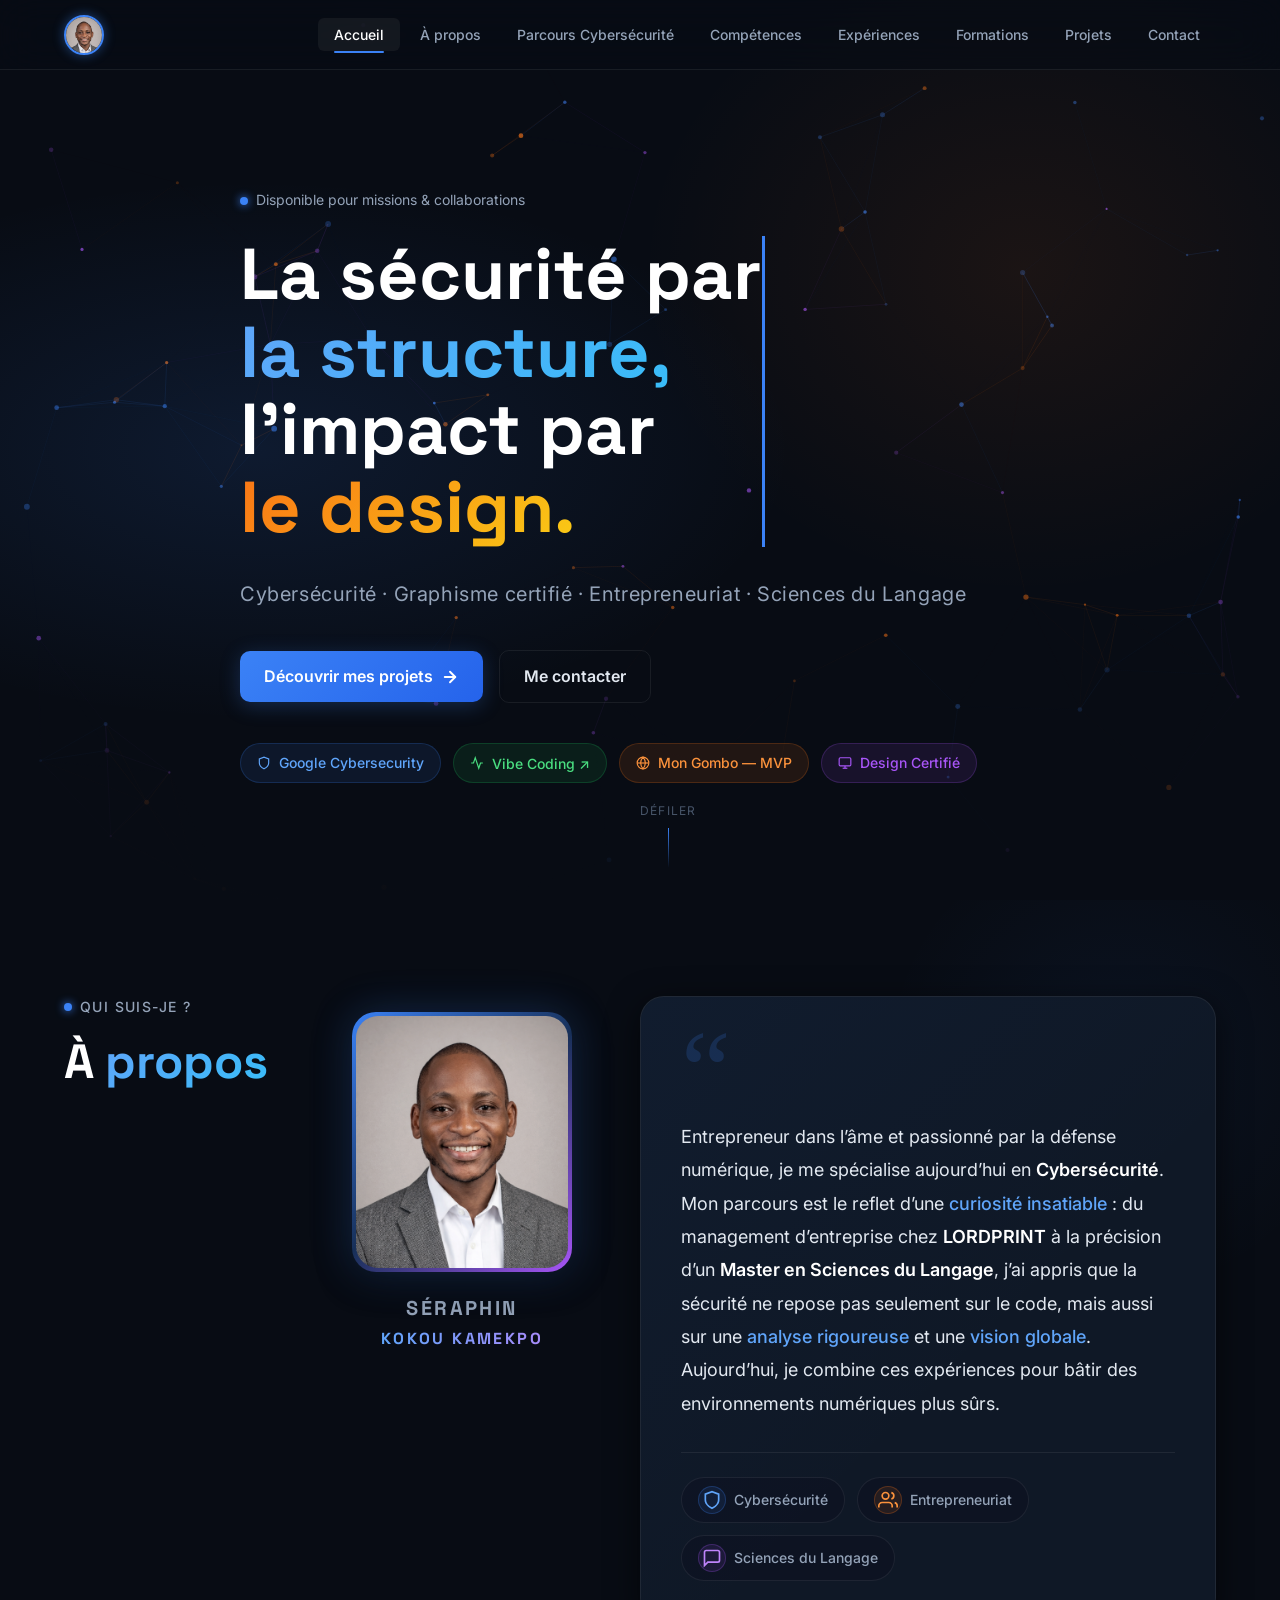
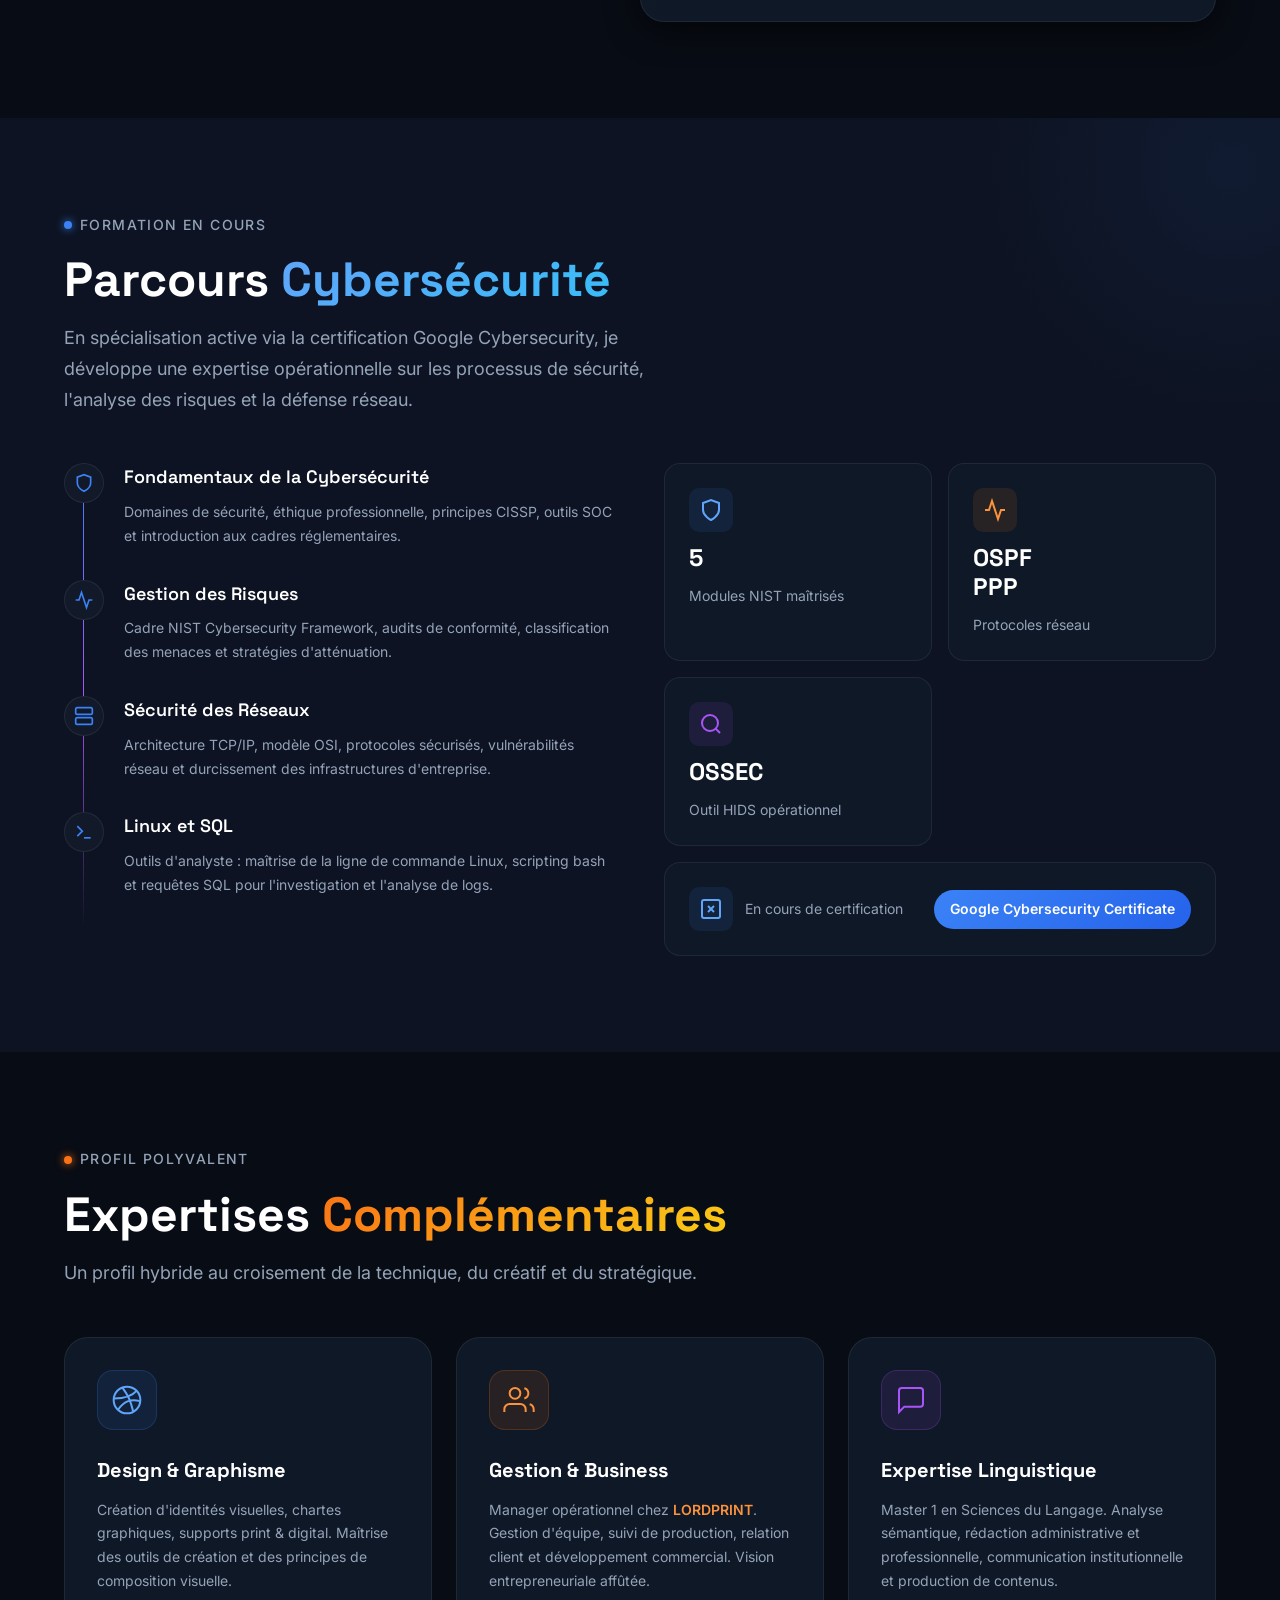
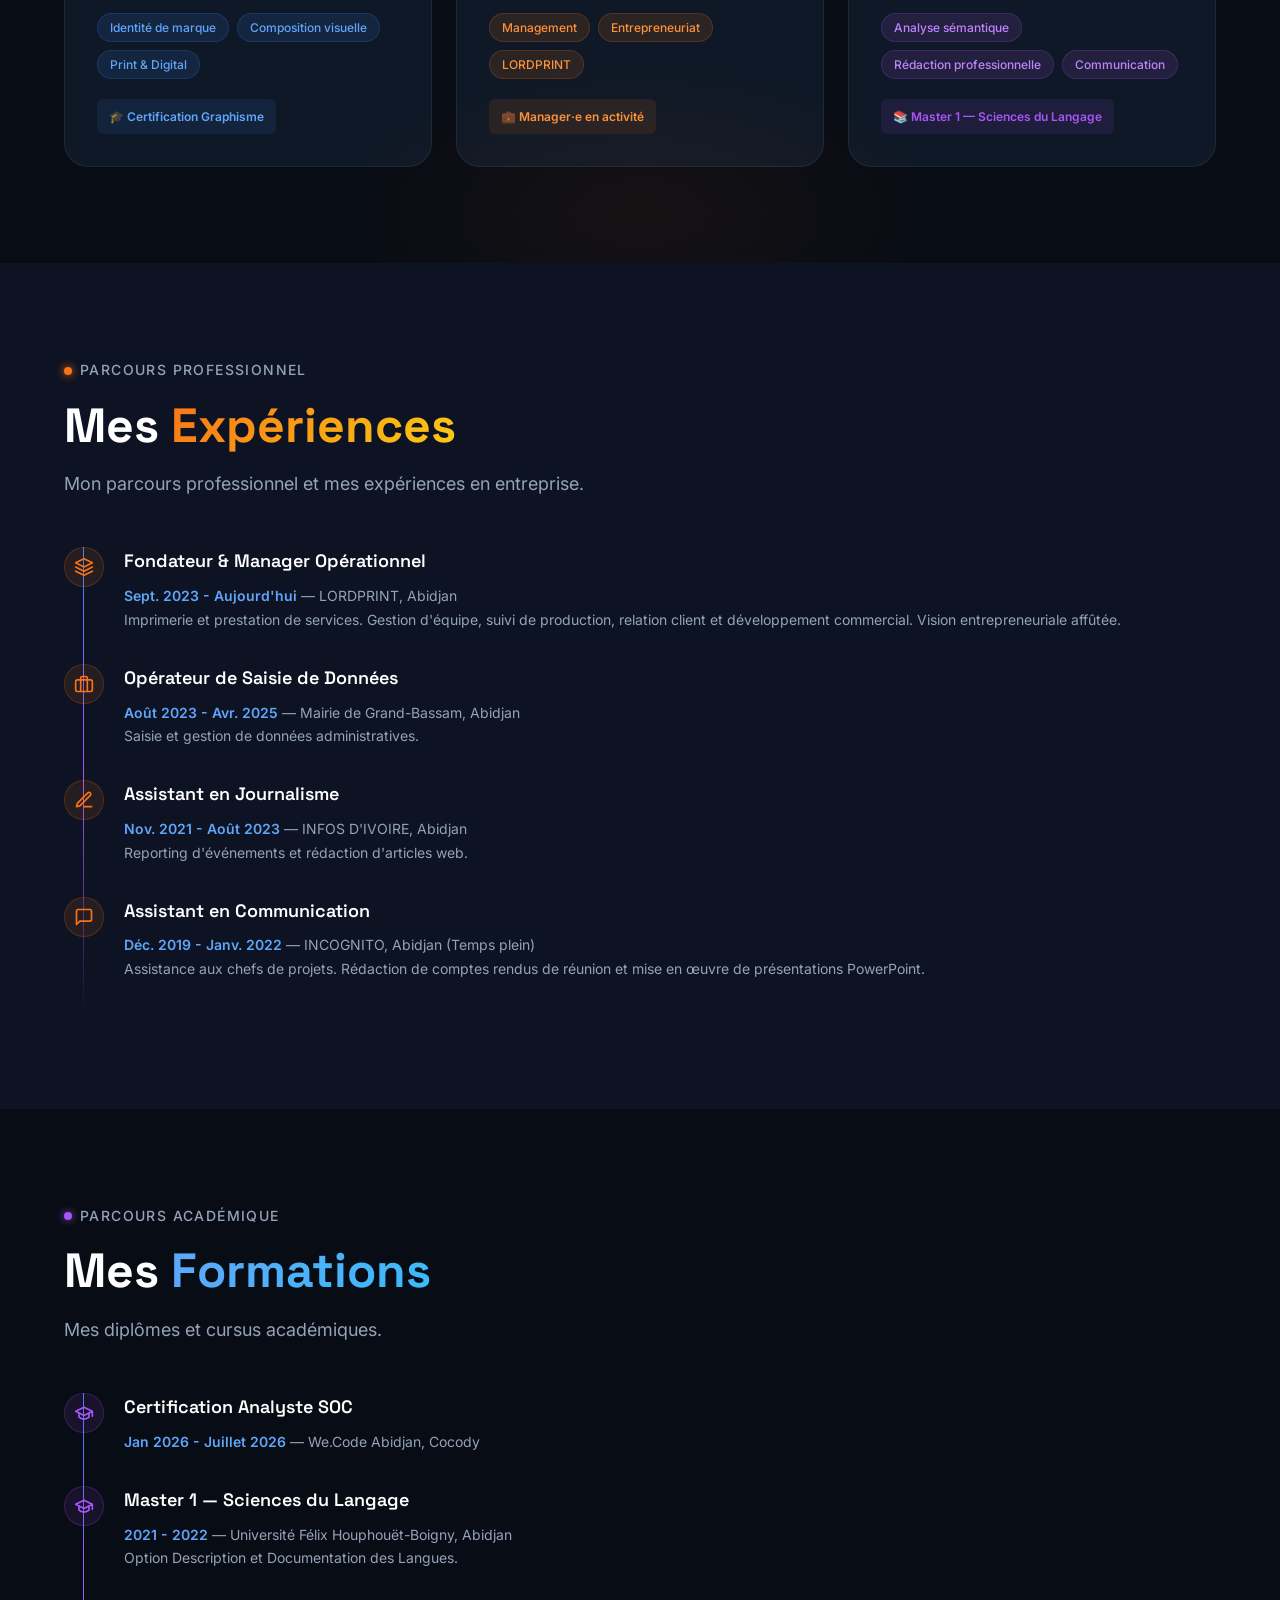
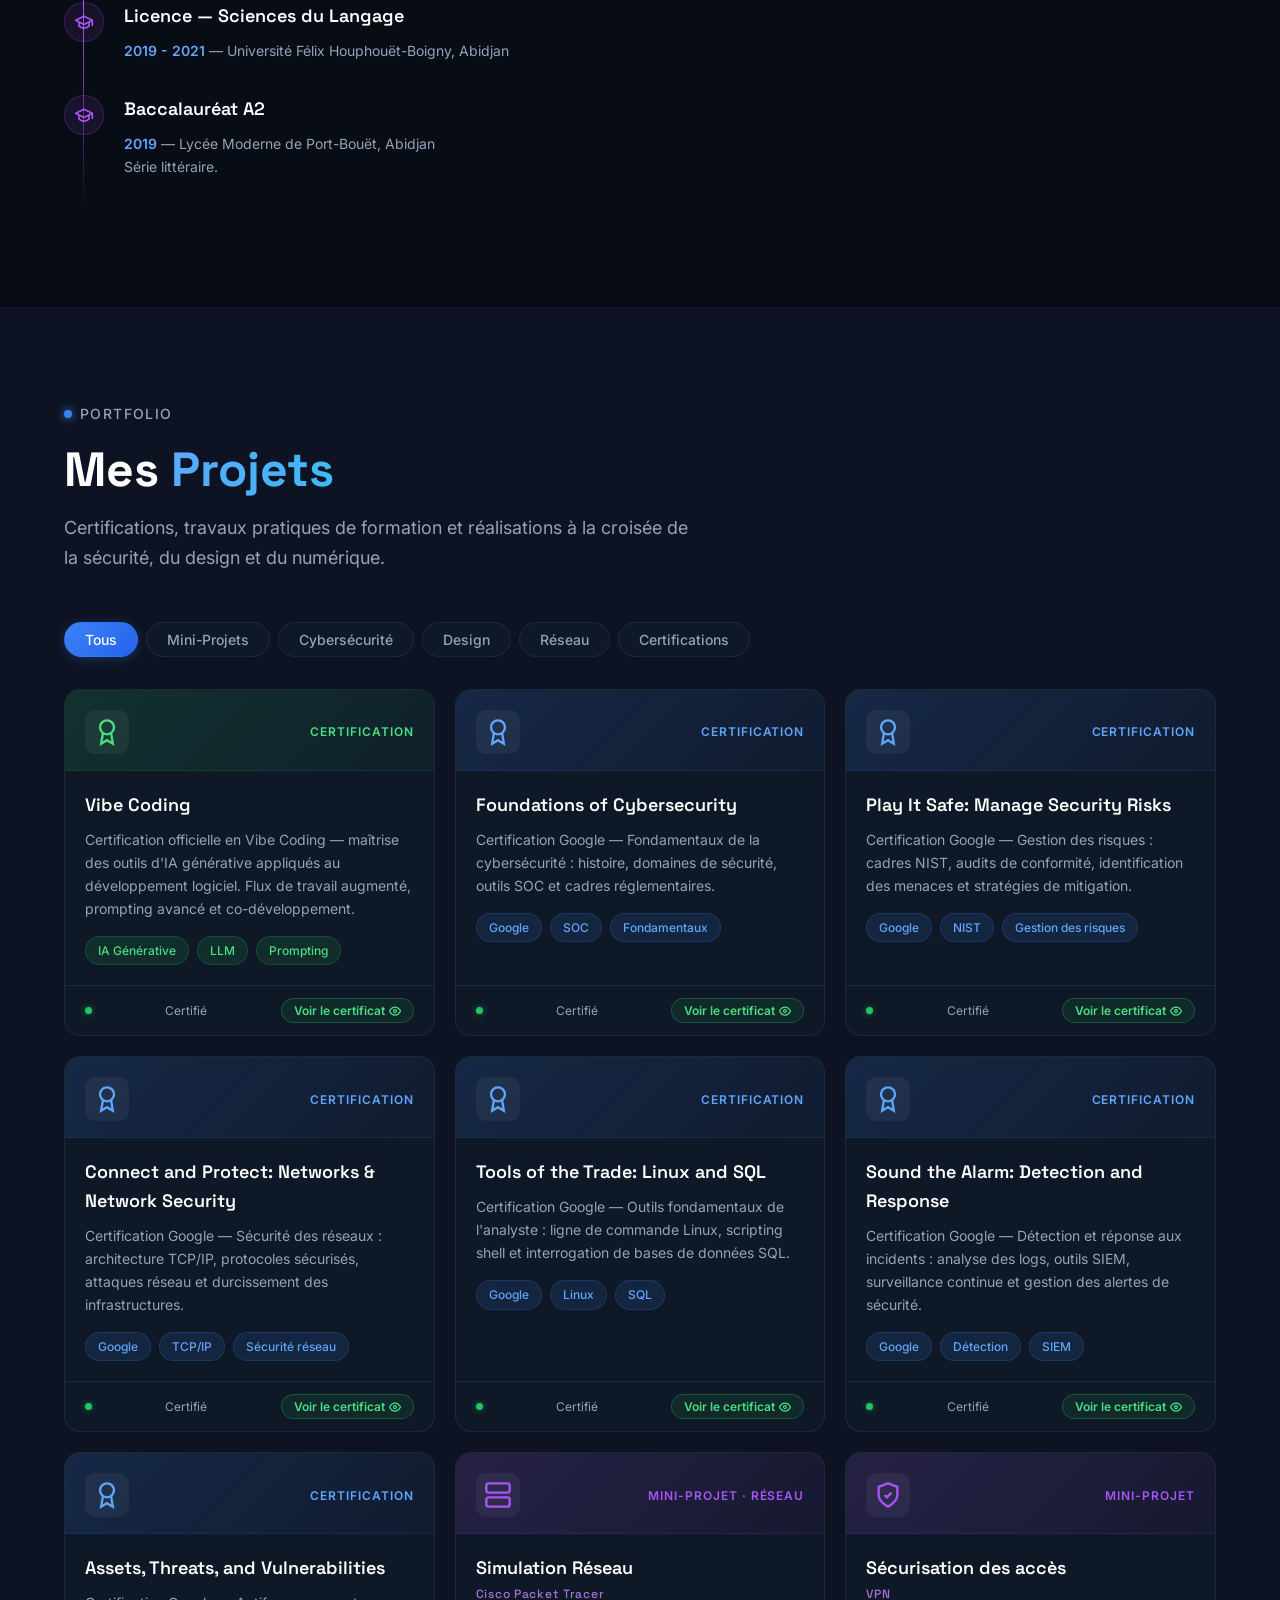
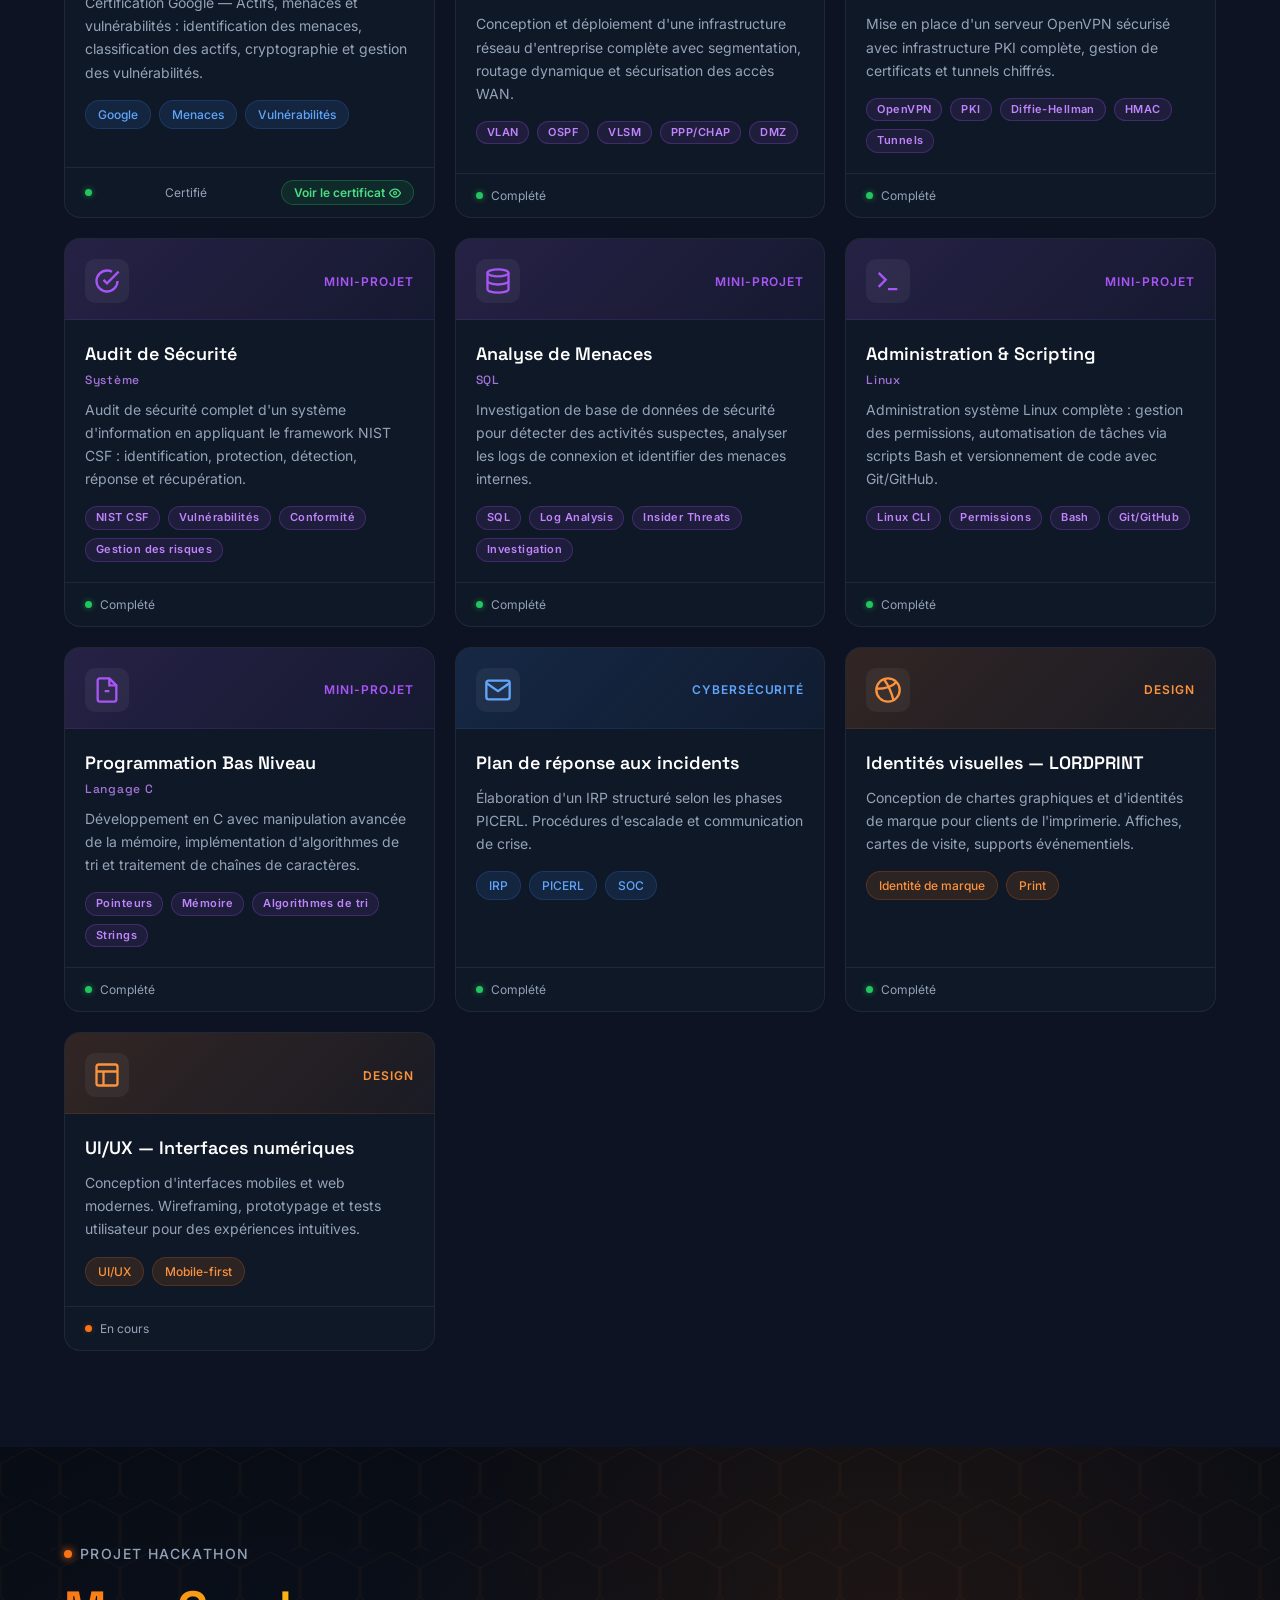
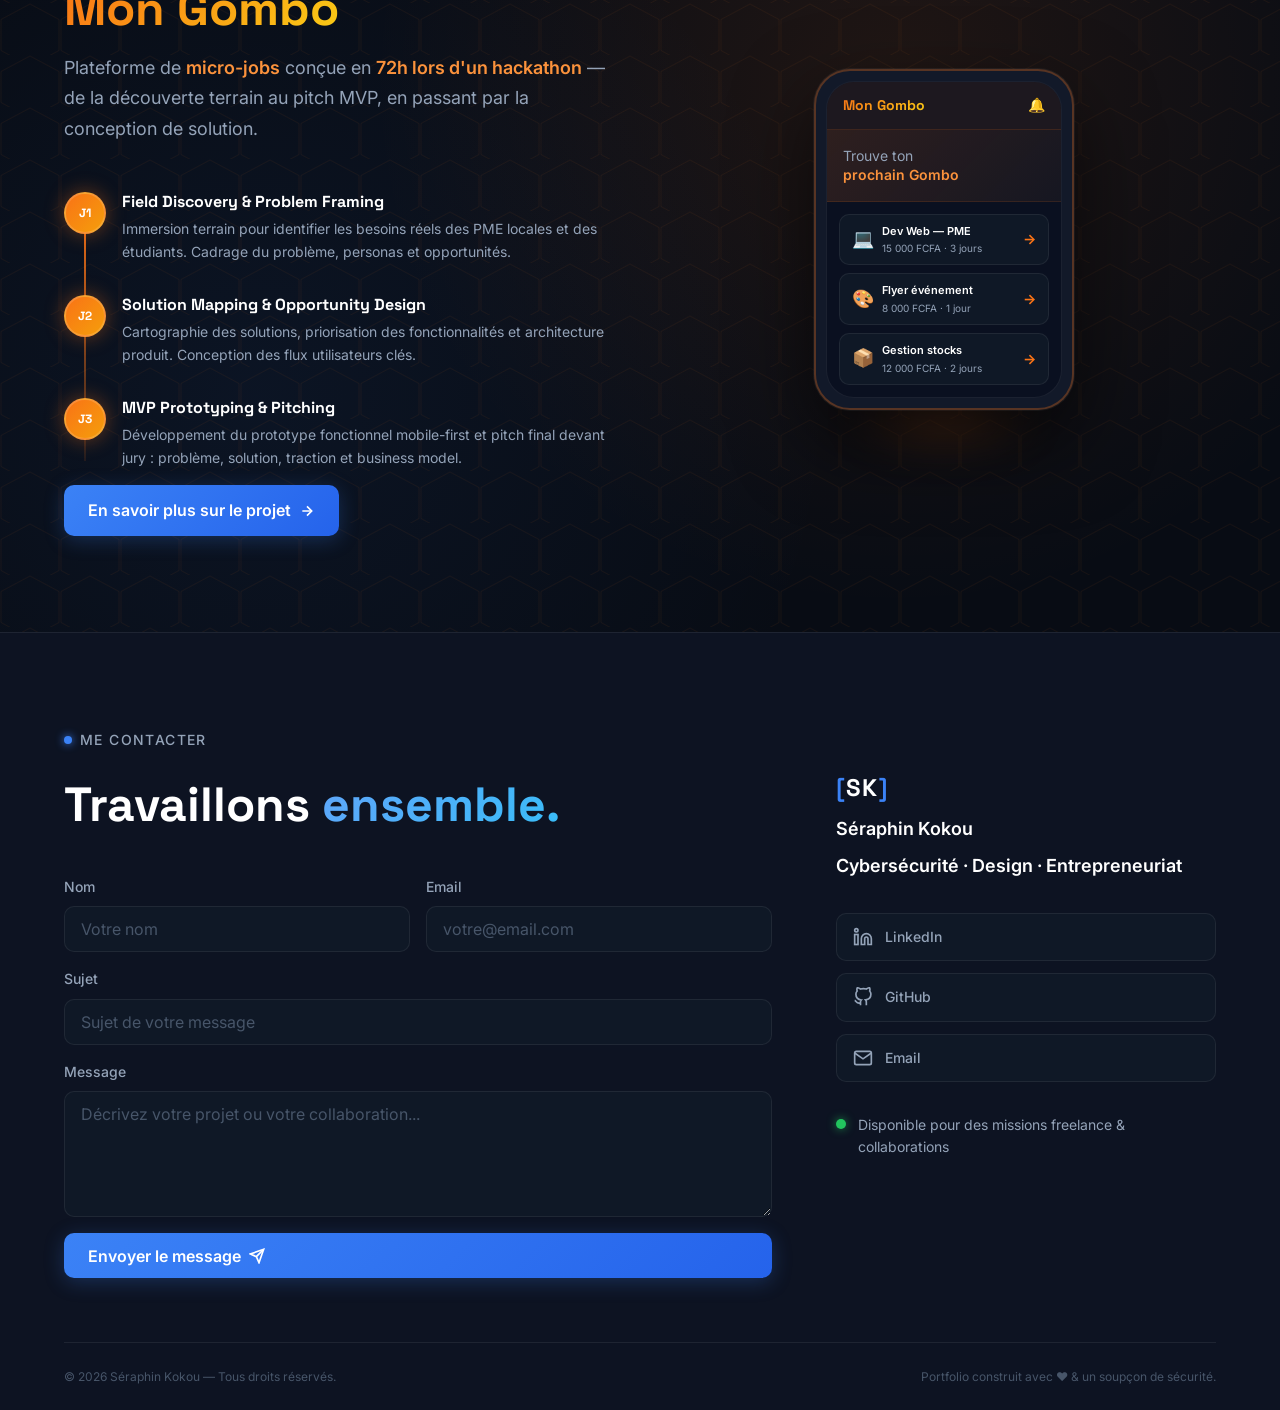
<file: portfolio-standalone.html>
﻿<!DOCTYPE html>
<html lang="fr">

<head>
    <meta charset="UTF-8" />
    <meta name="viewport" content="width=device-width, initial-scale=1.0" />
    <title>Séraphin Kokou — Cybersécurité & Design</title>
    <meta name="description"
        content="Portfolio professionnel de Séraphin Kokou : Cybersécurité, Design Graphique, Entrepreneuriat et Sciences du Langage." />
    <link rel="preconnect" href="https://fonts.googleapis.com" />
    <link rel="preconnect" href="https://fonts.gstatic.com" crossorigin />
    <link
        href="https://fonts.googleapis.com/css2?family=Inter:wght@300;400;500;600;700;800;900&family=Space+Grotesk:wght@400;500;600;700&display=swap"
        rel="stylesheet" />
    <style>
/* ============================================================
   CSS DESIGN SYSTEM — Portfolio Séraphin Kokou
   Dark Mode · Electric Blue & Orange Accents
============================================================ */

/* --- 1. Custom Properties (Tokens) --- */
:root {
    /* Colors */
    --clr-bg: #080c14;
    --clr-bg-2: #0d1322;
    --clr-bg-3: #121929;
    --clr-surface: #0f1826;
    --clr-surface-2: #162035;
    --clr-border: rgba(255, 255, 255, 0.07);

    --clr-blue: #3b82f6;
    --clr-blue-light: #60a5fa;
    --clr-blue-glow: rgba(59, 130, 246, 0.25);
    --clr-blue-dim: rgba(59, 130, 246, 0.1);

    --clr-orange: #f97316;
    --clr-orange-light: #fb923c;
    --clr-orange-glow: rgba(249, 115, 22, 0.25);
    --clr-orange-dim: rgba(249, 115, 22, 0.1);

    --clr-purple: #a855f7;
    --clr-purple-glow: rgba(168, 85, 247, 0.25);
    --clr-purple-dim: rgba(168, 85, 247, 0.1);

    --clr-green: #22c55e;
    --clr-green-light: #4ade80;
    --clr-green-glow: rgba(34, 197, 94, 0.25);
    --clr-green-dim: rgba(34, 197, 94, 0.1);

    --clr-text: #e2e8f0;
    --clr-text-muted: #94a3b8;
    --clr-text-faint: #475569;

    /* Typography */
    --ff-base: 'Inter', sans-serif;
    --ff-display: 'Space Grotesk', sans-serif;

    --fs-xs: 0.75rem;
    --fs-sm: 0.875rem;
    --fs-md: 1rem;
    --fs-lg: 1.125rem;
    --fs-xl: 1.25rem;
    --fs-2xl: 1.5rem;
    --fs-3xl: 1.875rem;
    --fs-4xl: 2.25rem;
    --fs-5xl: 3rem;
    --fs-6xl: 3.75rem;
    --fs-7xl: 4.5rem;

    /* Spacing */
    --space-1: 0.25rem;
    --space-2: 0.5rem;
    --space-3: 0.75rem;
    --space-4: 1rem;
    --space-5: 1.25rem;
    --space-6: 1.5rem;
    --space-8: 2rem;
    --space-10: 2.5rem;
    --space-12: 3rem;
    --space-16: 4rem;
    --space-20: 5rem;
    --space-24: 6rem;
    --space-32: 8rem;

    /* Borders */
    --radius-sm: 6px;
    --radius-md: 10px;
    --radius-lg: 16px;
    --radius-xl: 24px;
    --radius-full: 9999px;

    /* Transitions */
    --transition-fast: 150ms ease;
    --transition-mid: 300ms ease;
    --transition-slow: 500ms ease;

    /* Shadows */
    --shadow-sm: 0 1px 3px rgba(0, 0, 0, 0.4);
    --shadow-md: 0 4px 16px rgba(0, 0, 0, 0.5);
    --shadow-lg: 0 8px 32px rgba(0, 0, 0, 0.6);

    /* Layout */
    --max-width: 1200px;
    --header-h: 70px;
}

/* --- 2. Reset --- */
*,
*::before,
*::after {
    box-sizing: border-box;
    margin: 0;
    padding: 0;
}

html {
    scroll-behavior: smooth;
    font-size: 16px;
}

body {
    font-family: var(--ff-base);
    background-color: var(--clr-bg);
    color: var(--clr-text);
    line-height: 1.6;
    overflow-x: hidden;
    -webkit-font-smoothing: antialiased;
}

img,
video {
    max-width: 100%;
    display: block;
}

a {
    color: inherit;
    text-decoration: none;
}

button {
    cursor: pointer;
    font-family: inherit;
    border: none;
    background: none;
}

ul {
    list-style: none;
}

strong {
    font-weight: 600;
}

/* --- 3. Utilities --- */
.container {
    max-width: var(--max-width);
    margin: 0 auto;
    padding: 0 var(--space-6);
}

.gradient-text {
    background: linear-gradient(135deg, var(--clr-blue-light), #38bdf8);
    -webkit-background-clip: text;
    -webkit-text-fill-color: transparent;
    background-clip: text;
}

.gradient-text--orange {
    background: linear-gradient(135deg, var(--clr-orange), #facc15);
    -webkit-background-clip: text;
    -webkit-text-fill-color: transparent;
    background-clip: text;
}

.dot {
    display: inline-block;
    width: 8px;
    height: 8px;
    border-radius: var(--radius-full);
}

.dot--blue {
    background: var(--clr-blue);
    box-shadow: 0 0 8px var(--clr-blue);
}

.dot--orange {
    background: var(--clr-orange);
    box-shadow: 0 0 8px var(--clr-orange);
}

.dot--purple {
    background: #a855f7;
    box-shadow: 0 0 8px rgba(168, 85, 247, 0.8);
}

.section-label {
    display: flex;
    align-items: center;
    gap: var(--space-2);
    font-size: var(--fs-sm);
    font-weight: 500;
    color: var(--clr-text-muted);
    text-transform: uppercase;
    letter-spacing: 0.1em;
    margin-bottom: var(--space-4);
}

.section-title {
    font-family: var(--ff-display);
    font-size: clamp(var(--fs-3xl), 5vw, var(--fs-5xl));
    font-weight: 700;
    line-height: 1.15;
    color: #fff;
    margin-bottom: var(--space-4);
}

.section-subtitle {
    font-size: var(--fs-lg);
    color: var(--clr-text-muted);
    max-width: 640px;
    margin-bottom: var(--space-12);
    line-height: 1.7;
}

.section {
    padding: var(--space-24) 0;
}

/* --- 4. Buttons --- */
.btn {
    display: inline-flex;
    align-items: center;
    gap: var(--space-2);
    padding: 0.78rem var(--space-6);
    border-radius: var(--radius-md);
    font-size: var(--fs-md);
    font-weight: 600;
    transition: all var(--transition-mid);
    position: relative;
    overflow: hidden;
}

.btn::before {
    content: '';
    position: absolute;
    inset: 0;
    opacity: 0;
    transition: opacity var(--transition-mid);
}

.btn:hover::before {
    opacity: 1;
}

.btn:hover svg {
    transform: translateX(3px);
}

.btn svg {
    transition: transform var(--transition-fast);
    flex-shrink: 0;
}

.btn--primary {
    background: linear-gradient(135deg, var(--clr-blue), #2563eb);
    color: #fff;
    box-shadow: 0 4px 20px var(--clr-blue-glow);
}

.btn--primary::before {
    background: linear-gradient(135deg, #60a5fa, var(--clr-blue));
}

.btn--primary:hover {
    box-shadow: 0 6px 28px rgba(59, 130, 246, 0.5);
    transform: translateY(-1px);
}

.btn--ghost {
    background: transparent;
    color: var(--clr-text);
    border: 1px solid var(--clr-border);
}

.btn--ghost:hover {
    border-color: var(--clr-blue);
    color: var(--clr-blue-light);
    background: var(--clr-blue-dim);
}

/* --- 5. Badges / Tags --- */
.badge {
    display: inline-flex;
    align-items: center;
    gap: var(--space-2);
    padding: var(--space-2) var(--space-4);
    border-radius: var(--radius-full);
    font-size: var(--fs-sm);
    font-weight: 500;
    background: var(--clr-blue-dim);
    color: var(--clr-blue-light);
    border: 1px solid rgba(59, 130, 246, 0.2);
}

.badge--orange {
    background: var(--clr-orange-dim);
    color: var(--clr-orange-light);
    border-color: rgba(249, 115, 22, 0.2);
}

.badge--purple {
    background: var(--clr-purple-dim);
    color: var(--clr-purple);
    border-color: rgba(168, 85, 247, 0.2);
}

.badge--green {
    background: var(--clr-green-dim);
    color: var(--clr-green-light);
    border-color: rgba(34, 197, 94, 0.2);
    text-decoration: none;
    transition: all var(--transition-fast);
}

.badge--green:hover {
    background: rgba(34, 197, 94, 0.2);
    box-shadow: 0 0 12px var(--clr-green-glow);
}

.tag {
    display: inline-block;
    padding: var(--space-1) var(--space-3);
    border-radius: var(--radius-full);
    font-size: var(--fs-xs);
    font-weight: 500;
    background: rgba(59, 130, 246, 0.12);
    color: var(--clr-blue-light);
    border: 1px solid rgba(59, 130, 246, 0.2);
}

.tag--orange {
    background: rgba(249, 115, 22, 0.12);
    color: var(--clr-orange-light);
    border-color: rgba(249, 115, 22, 0.2);
}

.tag--purple {
    background: rgba(168, 85, 247, 0.12);
    color: var(--clr-purple);
    border-color: rgba(168, 85, 247, 0.2);
}

.tag--green {
    background: rgba(34, 197, 94, 0.12);
    color: var(--clr-green-light);
    border-color: rgba(34, 197, 94, 0.2);
}

/* ============================================================
   HEADER
============================================================ */
.header {
    position: fixed;
    top: 0;
    left: 0;
    right: 0;
    height: var(--header-h);
    z-index: 1000;
    background: rgba(8, 12, 20, 0.6);
    backdrop-filter: blur(20px);
    border-bottom: 1px solid var(--clr-border);
    transition: background var(--transition-mid), box-shadow var(--transition-mid);
}

.header.scrolled {
    background: rgba(8, 12, 20, 0.92);
    box-shadow: 0 2px 24px rgba(0, 0, 0, 0.5);
}

.header__inner {
    display: flex;
    align-items: center;
    justify-content: space-between;
    height: 100%;
}

.logo {
    font-family: var(--ff-display);
    font-size: var(--fs-xl);
    font-weight: 700;
    color: #fff;
    letter-spacing: 0.05em;
    transition: color var(--transition-fast);
}

.logo__bracket {
    color: var(--clr-blue);
}

.logo:hover {
    color: var(--clr-blue-light);
}

.logo__photo {
    width: 40px;
    height: 40px;
    border-radius: 50%;
    object-fit: cover;
    object-position: center top;
    border: 2px solid var(--clr-blue);
    box-shadow: 0 0 12px rgba(59, 130, 246, 0.45);
    transition: transform var(--transition-fast), box-shadow var(--transition-fast);
    display: block;
}

.logo:hover .logo__photo {
    transform: scale(1.08);
    box-shadow: 0 0 20px rgba(59, 130, 246, 0.65);
}

.nav__list {
    display: flex;
    align-items: center;
    gap: var(--space-1);
}

.nav__link {
    padding: var(--space-2) var(--space-4);
    border-radius: var(--radius-sm);
    font-size: var(--fs-sm);
    font-weight: 500;
    color: var(--clr-text-muted);
    transition: color var(--transition-fast), background var(--transition-fast);
    position: relative;
}

.nav__link::after {
    content: '';
    position: absolute;
    bottom: -2px;
    left: 50%;
    right: 50%;
    height: 2px;
    background: var(--clr-blue);
    border-radius: var(--radius-full);
    transition: left var(--transition-mid), right var(--transition-mid);
}

.nav__link:hover,
.nav__link.active {
    color: #fff;
    background: rgba(255, 255, 255, 0.05);
}

.nav__link.active::after {
    left: var(--space-4);
    right: var(--space-4);
}

.burger {
    display: none;
    flex-direction: column;
    gap: 5px;
    padding: var(--space-2);
}

.burger span {
    display: block;
    height: 2px;
    border-radius: 2px;
    background: var(--clr-text);
    transition: all var(--transition-mid);
}

.burger span:nth-child(1) {
    width: 24px;
}

.burger span:nth-child(2) {
    width: 18px;
}

.burger span:nth-child(3) {
    width: 24px;
}

.burger.open span:nth-child(1) {
    transform: rotate(45deg) translate(5px, 5px);
    width: 24px;
}

.burger.open span:nth-child(2) {
    opacity: 0;
    transform: scaleX(0);
}

.burger.open span:nth-child(3) {
    transform: rotate(-45deg) translate(5px, -5px);
    width: 24px;
}

/* ============================================================
   HERO
============================================================ */
.hero {
    position: relative;
    min-height: 100vh;
    display: flex;
    align-items: center;
    overflow: hidden;
    background: var(--clr-bg);
}

#heroCanvas {
    position: absolute;
    inset: 0;
    width: 100%;
    height: 100%;
    z-index: 0;
}

.hero__overlay {
    position: absolute;
    inset: 0;
    background:
        radial-gradient(ellipse 70% 50% at 20% 50%, rgba(59, 130, 246, 0.12) 0%, transparent 60%),
        radial-gradient(ellipse 50% 60% at 80% 30%, rgba(249, 115, 22, 0.08) 0%, transparent 60%),
        linear-gradient(to bottom, transparent 60%, var(--clr-bg) 100%);
    z-index: 1;
}

.hero__content {
    position: relative;
    z-index: 2;
    padding: calc(var(--header-h) + var(--space-16)) 0 var(--space-16);
    max-width: 800px;
}

.hero__eyebrow {
    display: inline-flex;
    align-items: center;
    gap: var(--space-2);
    font-size: var(--fs-sm);
    color: var(--clr-text-muted);
    margin-bottom: var(--space-6);
    animation: fadeUp 0.6s ease 0.1s both;
}

.hero__title {
    font-family: var(--ff-display);
    font-size: clamp(2.5rem, 7vw, var(--fs-7xl));
    font-weight: 800;
    line-height: 1.08;
    color: #fff;
    margin-bottom: var(--space-6);
    animation: fadeUp 0.6s ease 0.2s both;
}

.hero__subtitle {
    font-size: clamp(var(--fs-md), 2vw, var(--fs-xl));
    color: var(--clr-text-muted);
    margin-bottom: var(--space-10);
    font-weight: 400;
    letter-spacing: 0.03em;
    animation: fadeUp 0.6s ease 0.3s both;
}

.typing-text {
    display: inline-block;
    border-right: 3px solid var(--clr-blue);
    overflow: hidden;
    white-space: normal;
    animation: typing 2.5s steps(40, end) forwards, blink 0.8s step-end 6 forwards;
    max-width: fit-content;
}

@keyframes typing {
    from {
        clip-path: inset(0 100% 0 0);
    }

    to {
        clip-path: inset(0 0 0 0);
    }
}

@keyframes blink {

    from,
    to {
        border-color: transparent;
    }

    50% {
        border-color: var(--clr-blue);
    }

    100% {
        border-color: transparent;
    }
}

.hero__cta-group {
    display: flex;
    align-items: center;
    gap: var(--space-4);
    flex-wrap: wrap;
    margin-bottom: var(--space-10);
    animation: fadeUp 0.6s ease 0.4s both;
}

.hero__badges {
    display: flex;
    flex-wrap: wrap;
    gap: var(--space-3);
    animation: fadeUp 0.6s ease 0.5s both;
}

.hero__scroll-hint {
    position: absolute;
    bottom: var(--space-8);
    left: 50%;
    transform: translateX(-50%);
    z-index: 2;
    display: flex;
    flex-direction: column;
    align-items: center;
    gap: var(--space-2);
    font-size: var(--fs-xs);
    color: var(--clr-text-faint);
    text-transform: uppercase;
    letter-spacing: 0.1em;
    animation: fadeUp 0.6s ease 0.8s both;
}

.scroll-line {
    width: 1px;
    height: 40px;
    background: linear-gradient(to bottom, var(--clr-blue), transparent);
    animation: scrollPulse 2s ease-in-out infinite;
}

@keyframes scrollPulse {

    0%,
    100% {
        opacity: 0.3;
        height: 40px;
    }

    50% {
        opacity: 1;
        height: 56px;
    }
}

/* ============================================================
   CYBERSÉCURITÉ
============================================================ */
.section--cyber {
    background: var(--clr-bg-2);
    position: relative;
    overflow: hidden;
}

.section--cyber::before {
    content: '';
    position: absolute;
    top: -200px;
    right: -200px;
    width: 500px;
    height: 500px;
    border-radius: 50%;
    background: radial-gradient(circle, rgba(59, 130, 246, 0.07) 0%, transparent 70%);
    pointer-events: none;
}

.cyber__grid {
    display: grid;
    grid-template-columns: 1fr 1fr;
    gap: var(--space-12);
    align-items: start;
}

/* Timeline */
.cyber__timeline {
    display: flex;
    flex-direction: column;
    gap: 0;
    position: relative;
}

.cyber__timeline::before {
    content: '';
    position: absolute;
    left: 19px;
    top: 0;
    bottom: 0;
    width: 1px;
    background: linear-gradient(to bottom, var(--clr-blue), var(--clr-purple), transparent);
}

.timeline-item {
    display: flex;
    gap: var(--space-5);
    padding-bottom: var(--space-8);
    opacity: 0;
    transform: translateX(-20px);
    transition: opacity 0.5s ease, transform 0.5s ease;
}

.timeline-item.visible {
    opacity: 1;
    transform: translateX(0);
}

.timeline-icon {
    flex-shrink: 0;
    width: 40px;
    height: 40px;
    border-radius: var(--radius-full);
    background: var(--clr-bg-3);
    border: 1px solid var(--clr-border);
    display: flex;
    align-items: center;
    justify-content: center;
    color: var(--clr-blue);
    position: relative;
    z-index: 1;
}

.timeline-content h3 {
    font-family: var(--ff-display);
    font-size: var(--fs-lg);
    font-weight: 600;
    color: #fff;
    margin-bottom: var(--space-2);
}

.timeline-content p {
    font-size: var(--fs-sm);
    color: var(--clr-text-muted);
    line-height: 1.7;
}

.timeline-content p strong {
    color: var(--clr-blue-light);
}

/* Stat Cards */
.cyber__stats {
    display: grid;
    grid-template-columns: 1fr 1fr;
    gap: var(--space-4);
}

.stat-card {
    background: var(--clr-surface);
    border: 1px solid var(--clr-border);
    border-radius: var(--radius-lg);
    padding: var(--space-6);
    display: flex;
    flex-direction: column;
    gap: var(--space-3);
    transition: border-color var(--transition-mid), transform var(--transition-mid), box-shadow var(--transition-mid);
    opacity: 0;
    transform: translateX(20px);
}

.stat-card.visible {
    opacity: 1;
    transform: translateX(0);
}

.stat-card:hover {
    border-color: rgba(59, 130, 246, 0.4);
    transform: translateY(-4px);
    box-shadow: 0 8px 32px rgba(59, 130, 246, 0.15);
}

.stat-card--wide {
    grid-column: span 2;
    flex-direction: row;
    align-items: center;
}

.stat-card__icon {
    width: 44px;
    height: 44px;
    border-radius: var(--radius-md);
    display: flex;
    align-items: center;
    justify-content: center;
}

.stat-card__icon--blue {
    background: var(--clr-blue-dim);
    color: var(--clr-blue-light);
}

.stat-card__icon--orange {
    background: var(--clr-orange-dim);
    color: var(--clr-orange-light);
}

.stat-card__icon--purple {
    background: var(--clr-purple-dim);
    color: var(--clr-purple);
}

.stat-card__value {
    font-family: var(--ff-display);
    font-size: var(--fs-2xl);
    font-weight: 700;
    color: #fff;
    line-height: 1.2;
}

.stat-card__label {
    font-size: var(--fs-sm);
    color: var(--clr-text-muted);
}

.stat-card__badge {
    margin-left: auto;
    padding: var(--space-2) var(--space-4);
    background: linear-gradient(135deg, var(--clr-blue), #2563eb);
    border-radius: var(--radius-full);
    font-size: var(--fs-sm);
    font-weight: 600;
    color: #fff;
    white-space: nowrap;
}

/* ============================================================
   EXPERTISES
============================================================ */
.section--expertises {
    background: var(--clr-bg);
    position: relative;
}

.section--expertises::after {
    content: '';
    position: absolute;
    bottom: -100px;
    left: 50%;
    transform: translateX(-50%);
    width: 600px;
    height: 300px;
    background: radial-gradient(ellipse, rgba(249, 115, 22, 0.06) 0%, transparent 70%);
    pointer-events: none;
}

.expertises__grid {
    display: grid;
    grid-template-columns: repeat(3, 1fr);
    gap: var(--space-6);
}

.expertise-card {
    background: var(--clr-surface);
    border: 1px solid var(--clr-border);
    border-radius: var(--radius-xl);
    padding: var(--space-8);
    position: relative;
    overflow: hidden;
    cursor: default;
    transition: border-color var(--transition-mid), transform var(--transition-mid), box-shadow var(--transition-mid);
    opacity: 0;
    transform: translateY(30px);
}

.expertise-card.visible {
    opacity: 1;
    transform: translateY(0);
}

.expertise-card:hover {
    transform: translateY(-6px);
    border-color: rgba(59, 130, 246, 0.4);
    box-shadow: 0 12px 40px var(--clr-blue-glow);
}

.expertise-card:focus-visible {
    outline: 2px solid var(--clr-blue);
    outline-offset: 3px;
}

.expertise-card__glow {
    position: absolute;
    top: -60px;
    right: -60px;
    width: 160px;
    height: 160px;
    border-radius: 50%;
    opacity: 0;
    transition: opacity var(--transition-slow);
}

.expertise-card:hover .expertise-card__glow {
    opacity: 1;
}

.expertise-card__glow--blue {
    background: radial-gradient(circle, var(--clr-blue-glow), transparent 70%);
}

.expertise-card__glow--orange {
    background: radial-gradient(circle, var(--clr-orange-glow), transparent 70%);
}

.expertise-card__glow--purple {
    background: radial-gradient(circle, var(--clr-purple-glow), transparent 70%);
}

.expertise-card__icon {
    width: 60px;
    height: 60px;
    border-radius: var(--radius-lg);
    background: var(--clr-blue-dim);
    border: 1px solid rgba(59, 130, 246, 0.2);
    display: flex;
    align-items: center;
    justify-content: center;
    color: var(--clr-blue-light);
    margin-bottom: var(--space-6);
    transition: transform var(--transition-mid);
}

.expertise-card:hover .expertise-card__icon {
    transform: scale(1.1) rotate(-5deg);
}

.expertise-card__icon--orange {
    background: var(--clr-orange-dim);
    border-color: rgba(249, 115, 22, 0.2);
    color: var(--clr-orange-light);
}

.expertise-card__icon--purple {
    background: var(--clr-purple-dim);
    border-color: rgba(168, 85, 247, 0.2);
    color: var(--clr-purple);
}

.expertise-card__title {
    font-family: var(--ff-display);
    font-size: var(--fs-xl);
    font-weight: 700;
    color: #fff;
    margin-bottom: var(--space-3);
}

.expertise-card__text {
    font-size: var(--fs-sm);
    color: var(--clr-text-muted);
    line-height: 1.7;
    margin-bottom: var(--space-5);
}

.expertise-card__text strong {
    color: var(--clr-orange-light);
}

.expertise-card__tags {
    display: flex;
    flex-wrap: wrap;
    gap: var(--space-2);
    margin-bottom: var(--space-5);
}

.expertise-card__cert {
    font-size: var(--fs-xs);
    font-weight: 600;
    color: var(--clr-blue-light);
    padding: var(--space-2) var(--space-3);
    background: var(--clr-blue-dim);
    border-radius: var(--radius-sm);
    display: inline-block;
}

.expertise-card__cert--orange {
    color: var(--clr-orange-light);
    background: var(--clr-orange-dim);
}

.expertise-card__cert--purple {
    color: var(--clr-purple);
    background: var(--clr-purple-dim);
}

/* ============================================================
   EXPÉRIENCES
============================================================ */
.section--experiences {
    background: var(--clr-bg-2);
    position: relative;
}

/* ============================================================
   FORMATIONS
============================================================ */
.section--formations {
    background: var(--clr-bg);
    position: relative;
}

/* ============================================================
   PROJETS / PORTFOLIO
============================================================ */
.section--projets {
    background: var(--clr-bg-2);
}

.portfolio__filters {
    display: flex;
    gap: var(--space-2);
    flex-wrap: wrap;
    margin-bottom: var(--space-8);
}

.filter-btn {
    padding: var(--space-2) var(--space-5);
    border-radius: var(--radius-full);
    font-size: var(--fs-sm);
    font-weight: 500;
    color: var(--clr-text-muted);
    background: var(--clr-surface);
    border: 1px solid var(--clr-border);
    transition: all var(--transition-fast);
}

.filter-btn:hover {
    color: #fff;
    border-color: rgba(59, 130, 246, 0.4);
    background: var(--clr-blue-dim);
}

.filter-btn--active {
    background: linear-gradient(135deg, var(--clr-blue), #2563eb);
    color: #fff;
    border-color: transparent;
    box-shadow: 0 2px 12px var(--clr-blue-glow);
}

.portfolio__grid {
    display: grid;
    grid-template-columns: repeat(3, 1fr);
    gap: var(--space-5);
}

.project-card {
    background: var(--clr-surface);
    border: 1px solid var(--clr-border);
    border-radius: var(--radius-lg);
    overflow: hidden;
    transition: all var(--transition-mid);
    display: flex;
    flex-direction: column;
    opacity: 0;
    transform: translateY(20px);
}

.project-card.visible {
    opacity: 1;
    transform: translateY(0);
}

.project-card:hover {
    transform: translateY(-5px);
    box-shadow: var(--shadow-lg);
    border-color: rgba(59, 130, 246, 0.3);
}

.project-card.hidden {
    display: none;
}

.project-card__top {
    display: flex;
    align-items: center;
    justify-content: space-between;
    padding: var(--space-5) var(--space-5) var(--space-4);
}

.project-card__top--blue {
    background: linear-gradient(135deg, rgba(59, 130, 246, 0.15), rgba(37, 99, 235, 0.05));
    border-bottom: 1px solid rgba(59, 130, 246, 0.1);
}

.project-card__top--orange {
    background: linear-gradient(135deg, rgba(249, 115, 22, 0.15), rgba(234, 88, 12, 0.05));
    border-bottom: 1px solid rgba(249, 115, 22, 0.1);
}

.project-card__top--purple {
    background: linear-gradient(135deg, rgba(168, 85, 247, 0.15), rgba(147, 51, 234, 0.05));
    border-bottom: 1px solid rgba(168, 85, 247, 0.1);
}

.project-card__top--green {
    background: linear-gradient(135deg, rgba(34, 197, 94, 0.15), rgba(16, 185, 129, 0.05));
    border-bottom: 1px solid rgba(34, 197, 94, 0.1);
}

.project-card__top--green .project-card__icon {
    color: var(--clr-green-light);
}

.project-card__top--green .project-card__cat {
    color: var(--clr-green-light);
}

.project-card__cat--green {
    color: var(--clr-green-light);
}

/* Certification card footer with link */
.project-card__footer--certif {
    justify-content: space-between;
}

.certif-link {
    display: inline-flex;
    align-items: center;
    gap: var(--space-1);
    font-size: var(--fs-xs);
    font-weight: 600;
    color: var(--clr-green-light);
    padding: var(--space-1) var(--space-3);
    border: 1px solid rgba(34, 197, 94, 0.3);
    border-radius: var(--radius-full);
    background: var(--clr-green-dim);
    transition: all var(--transition-fast);
    text-decoration: none;
}

.certif-link:hover {
    background: rgba(34, 197, 94, 0.2);
    border-color: var(--clr-green);
    box-shadow: 0 0 10px var(--clr-green-glow);
}

/* Certificate card hover — green glow */
.project-card--certif:hover {
    border-color: rgba(34, 197, 94, 0.4);
    box-shadow: 0 8px 32px rgba(34, 197, 94, 0.15);
}

.project-card__icon {
    width: 44px;
    height: 44px;
    border-radius: var(--radius-md);
    background: rgba(255, 255, 255, 0.05);
    display: flex;
    align-items: center;
    justify-content: center;
    color: var(--clr-blue-light);
}

.project-card__top--orange .project-card__icon {
    color: var(--clr-orange-light);
}

.project-card__top--purple .project-card__icon {
    color: var(--clr-purple);
}

.project-card__cat {
    font-size: var(--fs-xs);
    font-weight: 600;
    text-transform: uppercase;
    letter-spacing: 0.08em;
    color: var(--clr-blue-light);
}

.project-card__top--orange .project-card__cat {
    color: var(--clr-orange-light);
}

.project-card__top--purple .project-card__cat {
    color: var(--clr-purple);
}

.project-card__body {
    padding: var(--space-5);
    flex: 1;
}

.project-card__body h3 {
    font-family: var(--ff-display);
    font-size: var(--fs-lg);
    font-weight: 600;
    color: #fff;
    margin-bottom: var(--space-2);
}

.project-card__body p {
    font-size: var(--fs-sm);
    color: var(--clr-text-muted);
    line-height: 1.65;
    margin-bottom: var(--space-4);
}

.project-card__tags {
    display: flex;
    flex-wrap: wrap;
    gap: var(--space-2);
}

.project-card__footer {
    padding: var(--space-3) var(--space-5);
    border-top: 1px solid var(--clr-border);
    display: flex;
    align-items: center;
    gap: var(--space-2);
    font-size: var(--fs-xs);
    color: var(--clr-text-muted);
}

/* Card sub-label (e.g. "Cisco Packet Tracer" in title) */
.project-card__sub {
    display: block;
    font-size: var(--fs-xs);
    font-weight: 500;
    color: #c084fc;
    letter-spacing: 0.06em;
    margin-top: 2px;
    opacity: 0.85;
}

/* Skills chip row */
.project-card__skills {
    display: flex;
    flex-wrap: wrap;
    gap: var(--space-2);
    margin-top: var(--space-3);
}

.skill-chip {
    font-size: 11px;
    font-weight: 600;
    color: #c084fc;
    background: rgba(168, 85, 247, 0.1);
    border: 1px solid rgba(168, 85, 247, 0.25);
    border-radius: var(--radius-full);
    padding: 2px 10px;
    letter-spacing: 0.04em;
    transition: all var(--transition-fast);
    white-space: nowrap;
}

.project-card--lab:hover .skill-chip {
    background: rgba(168, 85, 247, 0.2);
    border-color: rgba(168, 85, 247, 0.5);
}

.project-card--lab:hover {
    border-color: rgba(168, 85, 247, 0.4);
    box-shadow: 0 8px 32px rgba(168, 85, 247, 0.15);
}

.status-dot {
    width: 7px;
    height: 7px;
    border-radius: 50%;
}

.status-dot--done {
    background: #22c55e;
    box-shadow: 0 0 6px rgba(34, 197, 94, 0.6);
}

.status-dot--progress {
    background: var(--clr-orange);
    box-shadow: 0 0 6px var(--clr-orange-glow);
    animation: blink 1.5s ease-in-out infinite;
}

@keyframes blink {

    0%,
    100% {
        opacity: 1;
    }

    50% {
        opacity: 0.3;
    }
}

/* ============================================================
   MON GOMBO
============================================================ */
.section--gombo {
    background: var(--clr-bg);
    position: relative;
    overflow: hidden;
}

.gombo__bg-pattern {
    position: absolute;
    inset: 0;
    background-image:
        radial-gradient(circle at 70% 30%, rgba(249, 115, 22, 0.1) 0%, transparent 50%),
        radial-gradient(circle at 20% 70%, rgba(59, 130, 246, 0.07) 0%, transparent 50%);
    pointer-events: none;
}

/* Hex grid overlay */
.gombo__bg-pattern::after {
    content: '';
    position: absolute;
    inset: 0;
    background-image: url("data:image/svg+xml,%3Csvg xmlns='http://www.w3.org/2000/svg' width='60' height='52' viewBox='0 0 60 52'%3E%3Cpolygon fill='none' stroke='rgba(249,115,22,0.06)' stroke-width='1' points='30,1 59,16.5 59,47.5 30,63 1,47.5 1,16.5'/%3E%3C/svg%3E");
    background-size: 60px 52px;
}

.gombo__inner {
    display: grid;
    grid-template-columns: 1fr 1fr;
    gap: var(--space-16);
    align-items: center;
    position: relative;
    z-index: 1;
}

.gombo__lead {
    font-size: var(--fs-lg);
    color: var(--clr-text-muted);
    line-height: 1.7;
    margin-bottom: var(--space-8);
}

.gombo__lead strong {
    color: var(--clr-orange-light);
}

.gombo__features {
    display: flex;
    flex-direction: column;
    gap: var(--space-5);
    margin-bottom: var(--space-8);
}

.gombo__features li {
    display: flex;
    align-items: flex-start;
    gap: var(--space-4);
}

.feature-icon {
    font-size: var(--fs-xl);
    flex-shrink: 0;
    width: 44px;
    height: 44px;
    display: flex;
    align-items: center;
    justify-content: center;
    background: var(--clr-orange-dim);
    border-radius: var(--radius-md);
    border: 1px solid rgba(249, 115, 22, 0.2);
}

.gombo__features li>div strong {
    display: block;
    color: #fff;
    font-size: var(--fs-md);
    margin-bottom: var(--space-1);
}

.gombo__features li>div p {
    font-size: var(--fs-sm);
    color: var(--clr-text-muted);
}

/* Phone Mockup */
.gombo__visual {
    display: flex;
    justify-content: center;
    position: relative;
}

.phone-mockup {
    position: relative;
    width: 260px;
}

.phone-mockup__frame {
    background: var(--clr-bg-3);
    border: 2px solid rgba(249, 115, 22, 0.3);
    border-radius: 36px;
    padding: 10px;
    box-shadow: 0 0 0 1px rgba(255, 255, 255, 0.05), 0 32px 80px rgba(0, 0, 0, 0.6);
    animation: float 4s ease-in-out infinite;
}

@keyframes float {

    0%,
    100% {
        transform: translateY(0);
    }

    50% {
        transform: translateY(-12px);
    }
}

.phone-mockup__screen {
    background: #0a1020;
    border-radius: 28px;
    overflow: hidden;
    border: 1px solid var(--clr-border);
}

.mock-header {
    display: flex;
    justify-content: space-between;
    align-items: center;
    padding: var(--space-3) var(--space-4);
    background: rgba(249, 115, 22, 0.08);
    border-bottom: 1px solid rgba(249, 115, 22, 0.15);
}

.mock-logo {
    font-family: var(--ff-display);
    font-size: var(--fs-sm);
    font-weight: 700;
    background: linear-gradient(135deg, var(--clr-orange), #facc15);
    -webkit-background-clip: text;
    -webkit-text-fill-color: transparent;
    background-clip: text;
}

.mock-notif {
    font-size: var(--fs-sm);
}

.mock-hero-banner {
    padding: var(--space-4);
    background: linear-gradient(135deg, rgba(249, 115, 22, 0.15), rgba(251, 146, 60, 0.05));
    border-bottom: 1px solid rgba(249, 115, 22, 0.1);
}

.mock-hero-banner p {
    font-size: var(--fs-sm);
    color: var(--clr-text-muted);
    line-height: 1.4;
}

.mock-hero-banner strong {
    color: var(--clr-orange-light);
}

.mock-cards {
    padding: var(--space-3);
    display: flex;
    flex-direction: column;
    gap: var(--space-2);
}

.mock-job-card {
    display: flex;
    align-items: center;
    gap: var(--space-2);
    padding: var(--space-2) var(--space-3);
    background: var(--clr-surface);
    border: 1px solid var(--clr-border);
    border-radius: var(--radius-md);
    transition: border-color var(--transition-fast);
}

.mock-job-card:hover {
    border-color: rgba(249, 115, 22, 0.4);
}

.mock-job-icon {
    font-size: var(--fs-lg);
    flex-shrink: 0;
}

.mock-job-card>div strong {
    display: block;
    font-size: 11px;
    color: #fff;
}

.mock-job-card>div p {
    font-size: 10px;
    color: var(--clr-text-muted);
}

.mock-apply {
    margin-left: auto;
    color: var(--clr-orange);
    font-size: var(--fs-sm);
    font-weight: 700;
}

.phone-mockup__glow {
    position: absolute;
    bottom: -40px;
    left: 50%;
    transform: translateX(-50%);
    width: 200px;
    height: 60px;
    background: radial-gradient(ellipse, rgba(249, 115, 22, 0.3), transparent 70%);
    filter: blur(20px);
    z-index: -1;
}

/* ============================================================
   HACKATHON TIMELINE
============================================================ */
.hackathon-timeline {
    list-style: none;
    padding: 0;
    margin: 0;
    display: flex;
    flex-direction: column;
    gap: 0;
    position: relative;
}

.hackathon-timeline::before {
    content: '';
    position: absolute;
    left: 20px;
    top: 24px;
    bottom: 24px;
    width: 2px;
    background: linear-gradient(to bottom, var(--clr-orange), rgba(249, 115, 22, 0.1));
}

.hackathon-day {
    display: flex;
    gap: var(--space-5);
    align-items: flex-start;
    padding: var(--space-4) 0;
    position: relative;
}

.hackathon-day__badge {
    flex-shrink: 0;
    width: 42px;
    height: 42px;
    border-radius: 50%;
    background: linear-gradient(135deg, var(--clr-orange), #f59e0b);
    color: #fff;
    font-family: var(--ff-display);
    font-size: var(--fs-xs);
    font-weight: 800;
    display: flex;
    align-items: center;
    justify-content: center;
    box-shadow: 0 0 20px rgba(249, 115, 22, 0.4);
    border: 2px solid rgba(255, 255, 255, 0.15);
    position: relative;
    z-index: 1;
    letter-spacing: 0.02em;
}

.hackathon-day>div strong {
    display: block;
    font-family: var(--ff-display);
    font-size: var(--fs-sm);
    font-weight: 700;
    color: #fff;
    margin-bottom: var(--space-1);
    line-height: 1.3;
}

.hackathon-day>div p {
    font-size: var(--fs-xs);
    color: var(--clr-text-muted);
    line-height: 1.65;
    margin: 0;
}

/* ============================================================
   FOOTER / CONTACT
============================================================ */
.footer {
    background: var(--clr-bg-2);
    border-top: 1px solid var(--clr-border);
    padding: var(--space-24) 0 0;
}

.footer__inner {
    display: grid;
    grid-template-columns: 1fr 380px;
    gap: var(--space-16);
    padding-bottom: var(--space-16);
    border-bottom: 1px solid var(--clr-border);
}

.footer__title {
    font-family: var(--ff-display);
    font-size: clamp(var(--fs-3xl), 4vw, var(--fs-5xl));
    font-weight: 700;
    color: #fff;
    margin-bottom: var(--space-8);
}

/* Contact Form */
.contact-form {
    display: flex;
    flex-direction: column;
    gap: var(--space-4);
}

.form-row {
    display: grid;
    grid-template-columns: 1fr 1fr;
    gap: var(--space-4);
}

.form-group {
    display: flex;
    flex-direction: column;
    gap: var(--space-2);
}

.form-group label {
    font-size: var(--fs-sm);
    font-weight: 500;
    color: var(--clr-text-muted);
}

.form-group input,
.form-group textarea {
    background: var(--clr-surface);
    border: 1px solid var(--clr-border);
    border-radius: var(--radius-md);
    padding: var(--space-3) var(--space-4);
    font-size: var(--fs-md);
    font-family: var(--ff-base);
    color: var(--clr-text);
    transition: border-color var(--transition-fast), box-shadow var(--transition-fast);
    resize: vertical;
    outline: none;
}

.form-group input:focus,
.form-group textarea:focus {
    border-color: var(--clr-blue);
    box-shadow: 0 0 0 3px var(--clr-blue-dim);
}

.form-group input::placeholder,
.form-group textarea::placeholder {
    color: var(--clr-text-faint);
}

.form-success {
    font-size: var(--fs-sm);
    color: #22c55e;
    min-height: 1.5em;
}

/* Footer info */
.footer__info {
    display: flex;
    flex-direction: column;
    gap: var(--space-8);
    padding-top: var(--space-10);
}

.footer__logo {
    display: flex;
    flex-direction: column;
    gap: var(--space-2);
}

.footer__logo .logo {
    font-size: var(--fs-2xl);
}

.footer__logo>p {
    font-size: var(--fs-lg);
    font-weight: 600;
    color: #fff;
}

.footer__subtitle {
    font-size: var(--fs-sm);
    color: var(--clr-text-muted);
}

.footer__socials {
    display: flex;
    flex-direction: column;
    gap: var(--space-3);
}

.social-link {
    display: flex;
    align-items: center;
    gap: var(--space-3);
    font-size: var(--fs-sm);
    font-weight: 500;
    color: var(--clr-text-muted);
    padding: var(--space-3) var(--space-4);
    border-radius: var(--radius-md);
    border: 1px solid var(--clr-border);
    background: var(--clr-surface);
    transition: all var(--transition-fast);
}

.social-link:hover {
    color: #fff;
    border-color: var(--clr-blue);
    background: var(--clr-blue-dim);
}

.footer__availability {
    display: flex;
    align-items: flex-start;
    gap: var(--space-3);
}

.avail-dot {
    flex-shrink: 0;
    width: 10px;
    height: 10px;
    border-radius: 50%;
    background: #22c55e;
    box-shadow: 0 0 10px rgba(34, 197, 94, 0.7);
    margin-top: 5px;
    animation: blink 2s ease-in-out infinite;
}

.footer__availability p {
    font-size: var(--fs-sm);
    color: var(--clr-text-muted);
    line-height: 1.6;
}

.footer__bottom {
    padding: var(--space-6) 0;
    display: flex;
    justify-content: space-between;
    align-items: center;
    flex-wrap: wrap;
    gap: var(--space-3);
    font-size: var(--fs-xs);
    color: var(--clr-text-faint);
}

/* ============================================================
   ANIMATIONS / FADE IN
============================================================ */
@keyframes fadeUp {
    from {
        opacity: 0;
        transform: translateY(24px);
    }

    to {
        opacity: 1;
        transform: translateY(0);
    }
}

/* ============================================================
   RESPONSIVE — Tablet / Mobile
============================================================ */
@media (max-width: 1024px) {
    .cyber__grid {
        grid-template-columns: 1fr;
        gap: var(--space-12);
    }

    .expertises__grid {
        grid-template-columns: 1fr 1fr;
    }

    .portfolio__grid {
        grid-template-columns: 1fr 1fr;
    }

    .gombo__inner {
        grid-template-columns: 1fr;
    }

    .gombo__visual {
        display: none;
    }

    .footer__inner {
        grid-template-columns: 1fr;
        gap: var(--space-12);
    }

    .footer__info {
        padding-top: 0;
        flex-direction: row;
        flex-wrap: wrap;
    }
}

@media (max-width: 768px) {
    :root {
        --header-h: 60px;
    }

    .nav {
        position: fixed;
        top: var(--header-h);
        left: 0;
        right: 0;
        background: rgba(8, 12, 20, 0.97);
        border-bottom: 1px solid var(--clr-border);
        backdrop-filter: blur(20px);
        transform: translateY(-8px);
        opacity: 0;
        pointer-events: none;
        transition: all var(--transition-mid);
    }

    .nav.open {
        transform: translateY(0);
        opacity: 1;
        pointer-events: auto;
    }

    .nav__list {
        flex-direction: column;
        padding: var(--space-5);
        gap: var(--space-2);
    }

    .nav__link {
        padding: var(--space-3) var(--space-4);
        font-size: var(--fs-md);
    }

    .burger {
        display: flex;
    }

    .hero__title {
        font-size: clamp(2rem, 10vw, 3rem);
    }

    .hero__cta-group {
        flex-direction: column;
        align-items: flex-start;
    }

    .section {
        padding: var(--space-16) 0;
    }

    .cyber__stats {
        grid-template-columns: 1fr 1fr;
    }

    .stat-card--wide {
        flex-direction: column;
        align-items: flex-start;
    }

    .stat-card__badge {
        margin-left: 0;
    }

    .expertises__grid {
        grid-template-columns: 1fr;
    }

    .portfolio__grid {
        grid-template-columns: 1fr;
    }

    .form-row {
        grid-template-columns: 1fr;
    }

    .footer__bottom {
        flex-direction: column;
        text-align: center;
    }

    .hero__scroll-hint {
        display: none;
    }
}

@media (max-width: 480px) {
    .container {
        padding: 0 var(--space-4);
    }

    .section-title {
        font-size: var(--fs-3xl);
    }

    .hero__badges {
        gap: var(--space-2);
    }

    .badge {
        font-size: 11px;
        padding: var(--space-1) var(--space-3);
    }

    .portfolio__filters {
        gap: var(--space-2);
    }

    .filter-btn {
        padding: var(--space-2) var(--space-3);
        font-size: var(--fs-xs);
    }
}

/* ============================================================
   CERTIFICATE VIEWER MODAL
============================================================ */
.certif-modal {
    position: fixed;
    inset: 0;
    z-index: 9000;
    display: flex;
    align-items: center;
    justify-content: center;
    opacity: 0;
    pointer-events: none;
    transition: opacity var(--transition-mid);
    visibility: hidden;
}

.certif-modal.open {
    opacity: 1;
    pointer-events: auto;
    visibility: visible;
}

.certif-modal__overlay {
    position: absolute;
    inset: 0;
    background: rgba(0, 0, 0, 0.82);
    backdrop-filter: blur(8px);
    cursor: pointer;
    pointer-events: none;
}

.certif-modal.open .certif-modal__overlay {
    pointer-events: auto;
}

.certif-modal__box {
    position: relative;
    z-index: 1;
    width: min(900px, 95vw);
    height: min(680px, 90vh);
    background: var(--clr-surface);
    border: 1px solid rgba(34, 197, 94, 0.3);
    border-radius: var(--radius-xl);
    box-shadow: 0 0 60px rgba(34, 197, 94, 0.12), 0 24px 64px rgba(0, 0, 0, 0.7);
    display: flex;
    flex-direction: column;
    overflow: hidden;
    transform: scale(0.94) translateY(16px);
    transition: transform var(--transition-mid);
    pointer-events: none;
}

.certif-modal.open .certif-modal__box {
    transform: scale(1) translateY(0);
    pointer-events: auto;
}

.certif-modal__header {
    display: flex;
    align-items: center;
    justify-content: space-between;
    padding: var(--space-4) var(--space-6);
    background: rgba(34, 197, 94, 0.06);
    border-bottom: 1px solid rgba(34, 197, 94, 0.15);
    flex-shrink: 0;
}

.certif-modal__title {
    font-family: var(--ff-display);
    font-size: var(--fs-md);
    font-weight: 600;
    color: var(--clr-green-light);
    display: flex;
    align-items: center;
    gap: var(--space-2);
}

.certif-modal__title::before {
    content: '🎓';
    font-size: var(--fs-lg);
}

.certif-modal__close {
    width: 36px;
    height: 36px;
    border-radius: var(--radius-md);
    background: rgba(255, 255, 255, 0.05);
    border: 1px solid var(--clr-border);
    color: var(--clr-text-muted);
    display: flex;
    align-items: center;
    justify-content: center;
    transition: all var(--transition-fast);
}

.certif-modal__close:hover {
    background: rgba(248, 113, 113, 0.15);
    border-color: rgba(248, 113, 113, 0.4);
    color: #f87171;
}

.certif-modal__body {
    flex: 1;
    overflow: hidden;
    position: relative;
    background: #0a0e1a;
}

.certif-modal__body iframe {
    width: 100%;
    height: 100%;
    border: none;
    display: block;
    pointer-events: auto;
}

.certif-modal__footer {
    flex-shrink: 0;
    padding: var(--space-2) var(--space-6);
    background: rgba(0, 0, 0, 0.3);
    border-top: 1px solid var(--clr-border);
}

.certif-modal__notice {
    font-size: var(--fs-xs);
    color: var(--clr-text-faint);
    letter-spacing: 0.04em;
}

/* Prevent text selection on the iframe area */
.certif-modal__body {
    user-select: none;
    -webkit-user-select: none;
}

/* Iframe blocked fallback */
.certif-blocked {
    display: flex;
    flex-direction: column;
    align-items: center;
    justify-content: center;
    gap: var(--space-4);
    height: 100%;
    padding: var(--space-12);
    text-align: center;
}

.certif-blocked__logo {
    width: 80px;
    height: 80px;
    border-radius: var(--radius-xl);
    background: var(--clr-blue-dim);
    border: 1px solid rgba(59, 130, 246, 0.3);
    display: flex;
    align-items: center;
    justify-content: center;
    color: var(--clr-blue-light);
    box-shadow: 0 0 30px rgba(59, 130, 246, 0.2);
    flex-shrink: 0;
}

.certif-blocked h3 {
    font-family: var(--ff-display);
    font-size: var(--fs-xl);
    font-weight: 700;
    color: #fff;
}

.certif-blocked p {
    font-size: var(--fs-sm);
    color: var(--clr-text-muted);
    max-width: 420px;
    line-height: 1.7;
}

.certif-blocked p strong {
    color: var(--clr-blue-light);
}

.certif-blocked p code {
    font-size: var(--fs-xs);
    background: rgba(255, 255, 255, 0.08);
    padding: 1px 6px;
    border-radius: 4px;
    color: var(--clr-orange-light);
}

.certif-blocked__sub {
    font-size: var(--fs-xs) !important;
    color: var(--clr-text-muted) !important;
    max-width: 380px;
    line-height: 1.6;
}

.certif-blocked__btn {
    display: inline-flex;
    align-items: center;
    gap: var(--space-2);
    padding: var(--space-3) var(--space-6);
    background: linear-gradient(135deg, var(--clr-blue), #2563eb);
    color: #fff;
    font-size: var(--fs-sm);
    font-weight: 600;
    border-radius: var(--radius-full);
    text-decoration: none;
    box-shadow: 0 4px 20px var(--clr-blue-glow);
    transition: all var(--transition-fast);
    margin-top: var(--space-2);
}

.certif-blocked__btn:hover {
    transform: translateY(-2px);
    box-shadow: 0 6px 28px rgba(59, 130, 246, 0.5);
    color: #fff;
}

/* ============================================================
   MINI-PROJETS (Labwork)
============================================================ */
.section--labwork {
    background: var(--clr-bg-2);
    position: relative;
    overflow: hidden;
}

.section--labwork::before {
    content: '';
    position: absolute;
    inset: 0;
    background-image:
        radial-gradient(circle at 15% 50%, rgba(168, 85, 247, 0.07) 0%, transparent 50%),
        radial-gradient(circle at 85% 20%, rgba(59, 130, 246, 0.07) 0%, transparent 45%);
    pointer-events: none;
}

.labwork__grid {
    display: grid;
    grid-template-columns: repeat(auto-fill, minmax(300px, 1fr));
    gap: var(--space-6);
}

.labwork-card {
    background: var(--clr-surface);
    border: 1px solid var(--clr-border);
    border-radius: var(--radius-lg);
    overflow: hidden;
    transition: all var(--transition-mid);
    opacity: 0;
    transform: translateY(20px);
    display: flex;
    flex-direction: column;
}

.labwork-card.visible {
    opacity: 1;
    transform: translateY(0);
}

.labwork-card:hover {
    border-color: rgba(168, 85, 247, 0.35);
    transform: translateY(-4px);
    box-shadow: 0 8px 32px rgba(168, 85, 247, 0.12);
}

.labwork-card__header {
    display: flex;
    align-items: center;
    gap: var(--space-4);
    padding: var(--space-5) var(--space-5) 0;
}

.labwork-card__num {
    font-family: var(--ff-display);
    font-size: var(--fs-2xl);
    font-weight: 800;
    background: linear-gradient(135deg, rgba(168, 85, 247, 0.6), rgba(59, 130, 246, 0.4));
    -webkit-background-clip: text;
    -webkit-text-fill-color: transparent;
    background-clip: text;
    line-height: 1;
    flex-shrink: 0;
    min-width: 2ch;
}

.labwork-card__icon {
    width: 44px;
    height: 44px;
    border-radius: var(--radius-md);
    background: rgba(168, 85, 247, 0.12);
    border: 1px solid rgba(168, 85, 247, 0.2);
    display: flex;
    align-items: center;
    justify-content: center;
    color: #c084fc;
    flex-shrink: 0;
}

.labwork-card__body {
    padding: var(--space-4) var(--space-5);
    flex: 1;
    display: flex;
    flex-direction: column;
    gap: var(--space-2);
}

.labwork-card__title {
    font-family: var(--ff-display);
    font-size: var(--fs-md);
    font-weight: 600;
    color: #fff;
    line-height: 1.3;
}

.labwork-card__module {
    font-size: var(--fs-xs);
    font-weight: 500;
    color: #c084fc;
    text-transform: uppercase;
    letter-spacing: 0.08em;
}

.labwork-card__desc {
    font-size: var(--fs-sm);
    color: var(--clr-text-muted);
    line-height: 1.65;
    flex: 1;
}

.labwork-card__footer {
    padding: var(--space-3) var(--space-5);
    border-top: 1px solid var(--clr-border);
    display: flex;
    flex-wrap: wrap;
    gap: var(--space-2);
}

.tag--purple {
    background: rgba(168, 85, 247, 0.12);
    color: #c084fc;
    border: 1px solid rgba(168, 85, 247, 0.2);
}

@media (max-width: 768px) {
    .labwork__grid {
        grid-template-columns: 1fr;
    }
}

/* ============================================================
   À PROPOS
============================================================ */
.section--apropos {
    background: var(--clr-bg);
    padding: var(--space-24) 0;
    position: relative;
    overflow: hidden;
}

.section--apropos::before {
    content: '';
    position: absolute;
    top: -80px;
    right: -80px;
    width: 480px;
    height: 480px;
    background: radial-gradient(circle, rgba(59, 130, 246, 0.06) 0%, transparent 70%);
    pointer-events: none;
}

.apropos__inner {
    display: grid;
    grid-template-columns: 220px 260px 1fr;
    gap: var(--space-12);
    align-items: start;
}

.apropos__label .section-title {
    margin-top: var(--space-3);
    font-size: clamp(var(--fs-3xl), 4vw, var(--fs-5xl));
}

.apropos__content {
    position: relative;
    padding: var(--space-10) var(--space-10);
    background: var(--clr-surface);
    border: 1px solid var(--clr-border);
    border-radius: var(--radius-xl);
    box-shadow: var(--shadow-lg);
}

/* Photo */
.apropos__photo-wrap {
    position: relative;
    display: flex;
    flex-direction: column;
    align-items: center;
    justify-content: flex-start;
    padding-top: var(--space-4);
}

.apropos__photo-ring {
    position: relative;
    width: 220px;
    height: 260px;
    border-radius: var(--radius-xl);
    padding: 4px;
    background: linear-gradient(135deg, var(--clr-blue), rgba(59, 130, 246, 0.3), var(--clr-purple));
    box-shadow: 0 0 40px rgba(59, 130, 246, 0.25), 0 8px 32px rgba(0, 0, 0, 0.5);
}

.apropos__photo {
    width: 100%;
    height: 100%;
    object-fit: cover;
    object-position: center top;
    border-radius: calc(var(--radius-xl) - 2px);
    display: block;
    filter: grayscale(8%) contrast(1.05);
}

.apropos__photo-glow {
    position: absolute;
    bottom: -20px;
    left: 50%;
    transform: translateX(-50%);
    width: 160px;
    height: 40px;
    background: radial-gradient(ellipse, rgba(59, 130, 246, 0.35), transparent 70%);
    filter: blur(16px);
    z-index: -1;
}

.apropos__photo-name {
    display: flex;
    flex-direction: column;
    align-items: center;
    gap: 2px;
    margin-top: var(--space-5);
    text-align: center;
}

.apropos__name-line {
    display: block;
    font-family: var(--ff-display);
    font-size: var(--fs-xl);
    font-weight: 700;
    letter-spacing: 0.12em;
    text-transform: uppercase;
    color: var(--clr-text-muted);
}

.apropos__name-line--accent {
    background: linear-gradient(90deg, var(--clr-blue-light), #a78bfa);
    -webkit-background-clip: text;
    -webkit-text-fill-color: transparent;
    background-clip: text;
    font-size: var(--fs-md);
    letter-spacing: 0.15em;
}

.apropos__content::before {
    content: '';
    position: absolute;
    inset: 0;
    border-radius: var(--radius-xl);
    background: linear-gradient(135deg, rgba(59, 130, 246, 0.04) 0%, transparent 60%);
    pointer-events: none;
}

.apropos__quote-mark {
    font-family: Georgia, 'Times New Roman', serif;
    font-size: 7rem;
    line-height: 0.6;
    color: var(--clr-blue);
    opacity: 0.18;
    margin-bottom: var(--space-4);
    user-select: none;
    display: block;
}

.apropos__text {
    font-size: var(--fs-lg);
    line-height: 1.85;
    color: var(--clr-text);
    font-weight: 400;
    margin-bottom: var(--space-8);
    position: relative;
}

.apropos__text strong {
    color: #fff;
    font-weight: 600;
}

.apropos__text em {
    color: var(--clr-blue-light);
    font-style: normal;
    font-weight: 500;
}

.apropos__pillars {
    display: flex;
    flex-wrap: wrap;
    gap: var(--space-3);
    padding-top: var(--space-6);
    border-top: 1px solid var(--clr-border);
}

.apropos__pillar {
    display: inline-flex;
    align-items: center;
    gap: var(--space-2);
    padding: var(--space-2) var(--space-4);
    border-radius: var(--radius-full);
    background: var(--clr-bg-2);
    border: 1px solid var(--clr-border);
    font-size: var(--fs-sm);
    font-weight: 500;
    color: var(--clr-text-muted);
    transition: all var(--transition-fast);
}

.apropos__pillar:hover {
    color: #fff;
    transform: translateY(-2px);
}

.apropos__pillar-icon {
    width: 28px;
    height: 28px;
    border-radius: 50%;
    display: flex;
    align-items: center;
    justify-content: center;
    flex-shrink: 0;
}

.apropos__pillar-icon--blue {
    background: var(--clr-blue-dim);
    color: var(--clr-blue-light);
    border: 1px solid rgba(59, 130, 246, 0.25);
}

.apropos__pillar-icon--orange {
    background: rgba(249, 115, 22, 0.1);
    color: var(--clr-orange-light);
    border: 1px solid rgba(249, 115, 22, 0.25);
}

.apropos__pillar-icon--purple {
    background: rgba(168, 85, 247, 0.1);
    color: #c084fc;
    border: 1px solid rgba(168, 85, 247, 0.25);
}

.apropos__pillar:has(.apropos__pillar-icon--blue):hover {
    border-color: rgba(59, 130, 246, 0.4);
    background: var(--clr-blue-dim);
}

.apropos__pillar:has(.apropos__pillar-icon--orange):hover {
    border-color: rgba(249, 115, 22, 0.4);
    background: rgba(249, 115, 22, 0.08);
}

.apropos__pillar:has(.apropos__pillar-icon--purple):hover {
    border-color: rgba(168, 85, 247, 0.4);
    background: rgba(168, 85, 247, 0.08);
}

@media (max-width: 1024px) {
    .apropos__inner {
        grid-template-columns: 1fr 1fr;
        grid-template-rows: auto auto;
    }

    .apropos__label {
        grid-column: 1 / -1;
    }

    .apropos__photo-wrap {
        justify-content: flex-start;
    }
}

@media (max-width: 768px) {
    .section--apropos {
        padding: var(--space-16) 0;
    }

    .apropos__inner {
        grid-template-columns: 1fr;
        gap: var(--space-8);
    }

    .apropos__label {
        grid-column: auto;
    }

    .apropos__photo-wrap {
        justify-content: center;
    }

    .apropos__photo-ring {
        width: 180px;
        height: 210px;
    }

    .apropos__content {
        padding: var(--space-6);
    }

    .apropos__text {
        font-size: var(--fs-md);
    }

    .apropos__quote-mark {
        font-size: 5rem;
    }
}

/* ============================================================
   SECTION NAVIGATION ARROW
============================================================ */
.section-nav-arrow {
    position: fixed;
    right: 30px;
    bottom: 30px;
    width: 48px;
    height: 48px;
    background: var(--clr-surface-2);
    border: 1px solid var(--clr-border);
    border-radius: 50%;
    display: flex;
    align-items: center;
    justify-content: center;
    color: var(--clr-blue-light);
    z-index: 990;
    box-shadow: 0 4px 12px rgba(0, 0, 0, 0.3);
    cursor: pointer;
    transition: all var(--transition-mid);
    opacity: 0;
    transform: translateY(20px);
    pointer-events: none;
}

.section-nav-arrow.visible {
    opacity: 1;
    transform: translateY(0);
    pointer-events: auto;
}

.section-nav-arrow.visible:hover {
    background: var(--clr-blue-dim);
    border-color: var(--clr-blue);
    transform: translateY(-5px);
    box-shadow: 0 8px 24px var(--clr-blue-glow);
    color: #fff;
}

/* Floating animation */
@keyframes arrowBounce {

    0%,
    100% {
        transform: translateY(0);
    }

    50% {
        transform: translateY(6px);
    }
}

.section-nav-arrow.visible svg {
    animation: arrowBounce 2s infinite ease-in-out;
}

.section-nav-arrow.visible:hover svg {
    animation: none;
}

/* UP arrow state */
.section-nav-arrow.up svg {
    transform: rotate(180deg);
}

@media (max-width: 768px) {
    .section-nav-arrow {
        right: 15px;
        bottom: 25px;
        width: 40px;
        height: 40px;
    }
}
</style>
</head>

<body>

    <!-- ============================================================
       HEADER / NAV
  ============================================================ -->
    <header id="header" class="header">
        <div class="container header__inner">
            <a href="#hero" class="logo" aria-label="Accueil">
                <img src="mypic.png" alt="Séraphin Kokou" class="logo__photo" />
            </a>
            <nav class="nav" aria-label="Navigation principale">
                <ul class="nav__list" id="navList">
                    <li><a href="#hero" class="nav__link" data-section="hero">Accueil</a></li>
                    <li><a href="#apropos" class="nav__link" data-section="apropos">À propos</a></li>
                    <li><a href="#cyber" class="nav__link" data-section="cyber">Parcours Cybersécurité</a></li>
                    <li><a href="#expertises" class="nav__link" data-section="expertises">Compétences</a></li>
                    <li><a href="#experiences" class="nav__link" data-section="experiences">Expériences</a></li>
                    <li><a href="#formations" class="nav__link" data-section="formations">Formations</a></li>
                    <li><a href="#projets" class="nav__link" data-section="projets">Projets</a></li>
                    <li><a href="#contact" class="nav__link" data-section="contact">Contact</a></li>
                </ul>
            </nav>
            <button class="burger" id="burger" aria-label="Ouvrir le menu" aria-expanded="false">
                <span></span><span></span><span></span>
            </button>
        </div>
    </header>

    <!-- ============================================================
       HERO
  ============================================================ -->
    <section id="hero" class="hero">
        <canvas id="heroCanvas"></canvas>
        <div class="hero__overlay"></div>
        <div class="container hero__content">
            <p class="hero__eyebrow">
                <span class="dot dot--blue"></span> Disponible pour missions &amp; collaborations
            </p>
            <h1 class="hero__title typing-text">
                La sécurité par<br />
                <span class="gradient-text">la structure,</span><br />
                l'impact par<br />
                <span class="gradient-text--orange">le design.</span>
            </h1>
            <p class="hero__subtitle">
                Cybersécurité · Graphisme certifié · Entrepreneuriat · Sciences du Langage
            </p>
            <div class="hero__cta-group">
                <a href="#projets" class="btn btn--primary" id="ctaProjects">
                    Découvrir mes projets
                    <svg xmlns="http://www.w3.org/2000/svg" width="18" height="18" viewBox="0 0 24 24" fill="none"
                        stroke="currentColor" stroke-width="2.5" stroke-linecap="round" stroke-linejoin="round">
                        <line x1="5" y1="12" x2="19" y2="12" />
                        <polyline points="12 5 19 12 12 19" />
                    </svg>
                </a>
                <a href="#contact" class="btn btn--ghost">Me contacter</a>
            </div>
            <div class="hero__badges">
                <span class="badge">
                    <svg xmlns="http://www.w3.org/2000/svg" width="14" height="14" viewBox="0 0 24 24" fill="none"
                        stroke="currentColor" stroke-width="2">
                        <path d="M12 22s8-4 8-10V5l-8-3-8 3v7c0 6 8 10 8 10z" />
                    </svg>
                    Google Cybersecurity
                </span>
                <button class="badge badge--green"
                    onclick="openCertifViewer('https://docs.google.com/viewer?url=https://api.teachizy.fr/storage/734003db7ba18272d632febf59ca4ba0/3cc41d0f46073ba8d93ea9db2412437f/9e85f11c6c3e6aa2dcb19215daccf814.pdf&embedded=true','Vibe Coding')"
                    aria-label="Voir certificat Vibe Coding">
                    <svg xmlns="http://www.w3.org/2000/svg" width="14" height="14" viewBox="0 0 24 24" fill="none"
                        stroke="currentColor" stroke-width="2">
                        <polyline points="22 12 18 12 15 21 9 3 6 12 2 12" />
                    </svg>
                    Vibe Coding ↗
                </button>
                <span class="badge badge--orange">
                    <svg xmlns="http://www.w3.org/2000/svg" width="14" height="14" viewBox="0 0 24 24" fill="none"
                        stroke="currentColor" stroke-width="2">
                        <circle cx="12" cy="12" r="10" />
                        <line x1="2" y1="12" x2="22" y2="12" />
                        <path
                            d="M12 2a15.3 15.3 0 0 1 4 10 15.3 15.3 0 0 1-4 10 15.3 15.3 0 0 1-4-10 15.3 15.3 0 0 1 4-10z" />
                    </svg>
                    Mon Gombo — MVP
                </span>
                <span class="badge badge--purple">
                    <svg xmlns="http://www.w3.org/2000/svg" width="14" height="14" viewBox="0 0 24 24" fill="none"
                        stroke="currentColor" stroke-width="2">
                        <rect x="2" y="3" width="20" height="14" rx="2" ry="2" />
                        <line x1="8" y1="21" x2="16" y2="21" />
                        <line x1="12" y1="17" x2="12" y2="21" />
                    </svg>
                    Design Certifié
                </span>
            </div>
        </div>
        <div class="hero__scroll-hint">
            <span>Défiler</span>
            <div class="scroll-line"></div>
        </div>
    </section>

    <!-- ============================================================
       À PROPOS
  ============================================================ -->
    <section id="apropos" class="section section--apropos">
        <div class="container">
            <div class="apropos__inner">

                <!-- Colonne gauche : titre -->
                <div class="apropos__label">
                    <div class="section-label">
                        <span class="dot dot--blue"></span> Qui suis-je ?
                    </div>
                    <h2 class="section-title">À <span class="gradient-text">propos</span></h2>
                </div>

                <!-- Colonne centre : photo -->
                <div class="apropos__photo-wrap">
                    <div class="apropos__photo-ring">
                        <img src="mypic.png" alt="Photo de Séraphin Kokou" class="apropos__photo" />
                    </div>
                    <div class="apropos__photo-glow"></div>
                    <div class="apropos__photo-name">
                        <span class="apropos__name-line">SÉRAPHIN</span>
                        <span class="apropos__name-line apropos__name-line--accent">KOKOU KAMEKPO</span>
                    </div>
                </div>

                <!-- Colonne droite : texte + pilliers -->
                <div class="apropos__content">
                    <div class="apropos__quote-mark">&ldquo;</div>
                    <p class="apropos__text">
                        Entrepreneur dans l&rsquo;âme et passionné par la défense numérique, je me spécialise
                        aujourd&rsquo;hui en <strong>Cybersécurité</strong>. Mon parcours est le reflet d&rsquo;une
                        <em>curiosité insatiable</em> : du management d&rsquo;entreprise chez
                        <strong>LORDPRINT</strong> à la précision d&rsquo;un <strong>Master en Sciences du
                            Langage</strong>, j&rsquo;ai appris que la sécurité ne repose pas seulement sur le code,
                        mais aussi sur une <em>analyse rigoureuse</em> et une <em>vision globale</em>.
                        Aujourd&rsquo;hui, je combine ces expériences pour bâtir des environnements numériques
                        plus sûrs.
                    </p>
                    <div class="apropos__pillars">
                        <div class="apropos__pillar">
                            <span class="apropos__pillar-icon apropos__pillar-icon--blue">
                                <svg xmlns="http://www.w3.org/2000/svg" width="20" height="20" viewBox="0 0 24 24"
                                    fill="none" stroke="currentColor" stroke-width="2">
                                    <path d="M12 22s8-4 8-10V5l-8-3-8 3v7c0 6 8 10 8 10z" />
                                </svg>
                            </span>
                            <span>Cybersécurité</span>
                        </div>
                        <div class="apropos__pillar">
                            <span class="apropos__pillar-icon apropos__pillar-icon--orange">
                                <svg xmlns="http://www.w3.org/2000/svg" width="20" height="20" viewBox="0 0 24 24"
                                    fill="none" stroke="currentColor" stroke-width="2">
                                    <path d="M17 21v-2a4 4 0 0 0-4-4H5a4 4 0 0 0-4 4v2" />
                                    <circle cx="9" cy="7" r="4" />
                                    <path d="M23 21v-2a4 4 0 0 0-3-3.87" />
                                    <path d="M16 3.13a4 4 0 0 1 0 7.75" />
                                </svg>
                            </span>
                            <span>Entrepreneuriat</span>
                        </div>
                        <div class="apropos__pillar">
                            <span class="apropos__pillar-icon apropos__pillar-icon--purple">
                                <svg xmlns="http://www.w3.org/2000/svg" width="20" height="20" viewBox="0 0 24 24"
                                    fill="none" stroke="currentColor" stroke-width="2">
                                    <path d="M21 15a2 2 0 0 1-2 2H7l-4 4V5a2 2 0 0 1 2-2h14a2 2 0 0 1 2 2z" />
                                </svg>
                            </span>
                            <span>Sciences du Langage</span>
                        </div>
                    </div>
                </div>

            </div>
        </div>
    </section>


    <!-- ============================================================
       PARCOURS CYBERSÉCURITÉ
  ============================================================ -->
    <section id="cyber" class="section section--cyber">
        <div class="container">
            <div class="section-label">
                <span class="dot dot--blue"></span> Formation en cours
            </div>
            <h2 class="section-title">Parcours <span class="gradient-text">Cybersécurité</span></h2>
            <p class="section-subtitle">
                En spécialisation active via la certification Google Cybersecurity, je développe
                une expertise opérationnelle sur les processus de sécurité, l'analyse des risques et la défense réseau.
            </p>

            <div class="cyber__grid">
                <!-- Timeline verticale -->
                <div class="cyber__timeline">
                    <div class="timeline-item" data-aos="fade-right">
                        <div class="timeline-icon">
                            <svg xmlns="http://www.w3.org/2000/svg" width="20" height="20" viewBox="0 0 24 24"
                                fill="none" stroke="currentColor" stroke-width="2">
                                <path d="M12 22s8-4 8-10V5l-8-3-8 3v7c0 6 8 10 8 10z" />
                            </svg>
                        </div>
                        <div class="timeline-content">
                            <h3>Fondamentaux de la Cybersécurité</h3>
                            <p>Domaines de sécurité, éthique professionnelle, principes CISSP, outils SOC et
                                introduction aux cadres réglementaires.</p>
                        </div>
                    </div>
                    <div class="timeline-item" data-aos="fade-right">
                        <div class="timeline-icon">
                            <svg xmlns="http://www.w3.org/2000/svg" width="20" height="20" viewBox="0 0 24 24"
                                fill="none" stroke="currentColor" stroke-width="2">
                                <polyline points="22 12 18 12 15 21 9 3 6 12 2 12" />
                            </svg>
                        </div>
                        <div class="timeline-content">
                            <h3>Gestion des Risques</h3>
                            <p>Cadre NIST Cybersecurity Framework, audits de conformité, classification des menaces et
                                stratégies d'atténuation.</p>
                        </div>
                    </div>
                    <div class="timeline-item" data-aos="fade-right">
                        <div class="timeline-icon">
                            <svg xmlns="http://www.w3.org/2000/svg" width="20" height="20" viewBox="0 0 24 24"
                                fill="none" stroke="currentColor" stroke-width="2">
                                <rect x="2" y="2" width="20" height="8" rx="2" ry="2" />
                                <rect x="2" y="14" width="20" height="8" rx="2" ry="2" />
                                <line x1="6" y1="6" x2="6.01" y2="6" />
                                <line x1="6" y1="18" x2="6.01" y2="18" />
                            </svg>
                        </div>
                        <div class="timeline-content">
                            <h3>Sécurité des Réseaux</h3>
                            <p>Architecture TCP/IP, modèle OSI, protocoles sécurisés, vulnérabilités réseau et
                                durcissement des infrastructures d'entreprise.</p>
                        </div>
                    </div>
                    <div class="timeline-item" data-aos="fade-right">
                        <div class="timeline-icon">
                            <svg xmlns="http://www.w3.org/2000/svg" width="20" height="20" viewBox="0 0 24 24"
                                fill="none" stroke="currentColor" stroke-width="2">
                                <polyline points="4 17 10 11 4 5" />
                                <line x1="12" y1="19" x2="20" y2="19" />
                            </svg>
                        </div>
                        <div class="timeline-content">
                            <h3>Linux et SQL</h3>
                            <p>Outils d'analyste : maîtrise de la ligne de commande Linux, scripting bash et requêtes
                                SQL pour l'investigation et l'analyse de logs.</p>
                        </div>
                    </div>
                </div>

                <!-- Stats / Compétences cyber -->
                <div class="cyber__stats">
                    <div class="stat-card" data-aos="fade-left">
                        <div class="stat-card__icon stat-card__icon--blue">
                            <svg xmlns="http://www.w3.org/2000/svg" width="24" height="24" viewBox="0 0 24 24"
                                fill="none" stroke="currentColor" stroke-width="2">
                                <path d="M12 22s8-4 8-10V5l-8-3-8 3v7c0 6 8 10 8 10z" />
                            </svg>
                        </div>
                        <div class="stat-card__value counter" data-target="5">0</div>
                        <div class="stat-card__label">Modules NIST maîtrisés</div>
                    </div>
                    <div class="stat-card" data-aos="fade-left">
                        <div class="stat-card__icon stat-card__icon--orange">
                            <svg xmlns="http://www.w3.org/2000/svg" width="24" height="24" viewBox="0 0 24 24"
                                fill="none" stroke="currentColor" stroke-width="2">
                                <polyline points="22 12 18 12 15 21 9 3 6 12 2 12" />
                            </svg>
                        </div>
                        <div class="stat-card__value">OSPF<br />PPP</div>
                        <div class="stat-card__label">Protocoles réseau</div>
                    </div>
                    <div class="stat-card" data-aos="fade-left">
                        <div class="stat-card__icon stat-card__icon--purple">
                            <svg xmlns="http://www.w3.org/2000/svg" width="24" height="24" viewBox="0 0 24 24"
                                fill="none" stroke="currentColor" stroke-width="2">
                                <circle cx="11" cy="11" r="8" />
                                <line x1="21" y1="21" x2="16.65" y2="16.65" />
                            </svg>
                        </div>
                        <div class="stat-card__value">OSSEC</div>
                        <div class="stat-card__label">Outil HIDS opérationnel</div>
                    </div>
                    <div class="stat-card stat-card--wide" data-aos="fade-left">
                        <div class="stat-card__icon stat-card__icon--blue">
                            <svg xmlns="http://www.w3.org/2000/svg" width="24" height="24" viewBox="0 0 24 24"
                                fill="none" stroke="currentColor" stroke-width="2">
                                <rect x="3" y="3" width="18" height="18" rx="2" ry="2" />
                                <line x1="9" y1="9" x2="15" y2="15" />
                                <line x1="15" y1="9" x2="9" y2="15" />
                            </svg>
                        </div>
                        <div class="stat-card__label">En cours de certification</div>
                        <div class="stat-card__badge">Google Cybersecurity Certificate</div>
                    </div>
                </div>
            </div>
        </div>
    </section>

    <!-- ============================================================
       EXPERTISES COMPLÉMENTAIRES
  ============================================================ -->
    <section id="expertises" class="section section--expertises">
        <div class="container">
            <div class="section-label">
                <span class="dot dot--orange"></span> Profil polyvalent
            </div>
            <h2 class="section-title">Expertises <span class="gradient-text--orange">Complémentaires</span></h2>
            <p class="section-subtitle">
                Un profil hybride au croisement de la technique, du créatif et du stratégique.
            </p>
            <div class="expertises__grid">

                <div class="expertise-card" id="card-design" tabindex="0">
                    <div class="expertise-card__glow expertise-card__glow--blue"></div>
                    <div class="expertise-card__icon">
                        <svg xmlns="http://www.w3.org/2000/svg" width="32" height="32" viewBox="0 0 24 24" fill="none"
                            stroke="currentColor" stroke-width="1.5">
                            <circle cx="12" cy="12" r="10" />
                            <path
                                d="M8.56 2.75c4.37 6.03 6.02 9.42 8.03 17.72m2.54-15.38c-3.72 4.35-8.94 5.66-16.88 5.85m19.5 1.9c-3.5-.93-6.63-.82-8.94 0-2.58.92-5.01 2.86-7.44 6.32" />
                        </svg>
                    </div>
                    <h3 class="expertise-card__title">Design &amp; Graphisme</h3>
                    <p class="expertise-card__text">
                        Création d'identités visuelles, chartes graphiques, supports print &amp; digital.
                        Maîtrise des outils de création et des principes de composition visuelle.
                    </p>
                    <div class="expertise-card__tags">
                        <span class="tag">Identité de marque</span>
                        <span class="tag">Composition visuelle</span>
                        <span class="tag">Print &amp; Digital</span>
                    </div>
                    <div class="expertise-card__cert">🎓 Certification Graphisme</div>
                </div>

                <div class="expertise-card" id="card-business" tabindex="0">
                    <div class="expertise-card__glow expertise-card__glow--orange"></div>
                    <div class="expertise-card__icon expertise-card__icon--orange">
                        <svg xmlns="http://www.w3.org/2000/svg" width="32" height="32" viewBox="0 0 24 24" fill="none"
                            stroke="currentColor" stroke-width="1.5">
                            <path d="M17 21v-2a4 4 0 0 0-4-4H5a4 4 0 0 0-4 4v2" />
                            <circle cx="9" cy="7" r="4" />
                            <path d="M23 21v-2a4 4 0 0 0-3-3.87" />
                            <path d="M16 3.13a4 4 0 0 1 0 7.75" />
                        </svg>
                    </div>
                    <h3 class="expertise-card__title">Gestion &amp; Business</h3>
                    <p class="expertise-card__text">
                        Manager opérationnel chez <strong>LORDPRINT</strong>. Gestion d'équipe, suivi de production,
                        relation client et développement commercial. Vision entrepreneuriale affûtée.
                    </p>
                    <div class="expertise-card__tags">
                        <span class="tag tag--orange">Management</span>
                        <span class="tag tag--orange">Entrepreneuriat</span>
                        <span class="tag tag--orange">LORDPRINT</span>
                    </div>
                    <div class="expertise-card__cert expertise-card__cert--orange">💼 Manager·e en activité</div>
                </div>

                <div class="expertise-card" id="card-language" tabindex="0">
                    <div class="expertise-card__glow expertise-card__glow--purple"></div>
                    <div class="expertise-card__icon expertise-card__icon--purple">
                        <svg xmlns="http://www.w3.org/2000/svg" width="32" height="32" viewBox="0 0 24 24" fill="none"
                            stroke="currentColor" stroke-width="1.5">
                            <path d="M21 15a2 2 0 0 1-2 2H7l-4 4V5a2 2 0 0 1 2-2h14a2 2 0 0 1 2 2z" />
                        </svg>
                    </div>
                    <h3 class="expertise-card__title">Expertise Linguistique</h3>
                    <p class="expertise-card__text">
                        Master 1 en Sciences du Langage. Analyse sémantique, rédaction administrative et
                        professionnelle, communication institutionnelle et production de contenus.
                    </p>
                    <div class="expertise-card__tags">
                        <span class="tag tag--purple">Analyse sémantique</span>
                        <span class="tag tag--purple">Rédaction professionnelle</span>
                        <span class="tag tag--purple">Communication</span>
                    </div>
                    <div class="expertise-card__cert expertise-card__cert--purple">📚 Master 1 — Sciences du Langage
                    </div>
                </div>

            </div>
        </div>
    </section>

    <!-- ============================================================
       EXPÉRIENCES
  ============================================================ -->
    <section id="experiences" class="section section--experiences">
        <div class="container">
            <div class="section-label">
                <span class="dot dot--orange"></span> Parcours Professionnel
            </div>
            <h2 class="section-title">Mes <span class="gradient-text--orange">Expériences</span></h2>
            <p class="section-subtitle">
                Mon parcours professionnel et mes expériences en entreprise.
            </p>
            <div class="experiences__timeline cyber__timeline" id="experiencesContainer">
                <div class="timeline-item" data-aos="fade-right">
                    <div class="timeline-icon"
                        style="color: var(--clr-orange); border-color: rgba(249, 115, 22, 0.2); background: var(--clr-orange-dim);">
                        <svg xmlns="http://www.w3.org/2000/svg" width="20" height="20" viewBox="0 0 24 24" fill="none"
                            stroke="currentColor" stroke-width="2" stroke-linecap="round" stroke-linejoin="round">
                            <path d="M12 2L2 7l10 5 10-5-10-5zM2 17l10 5 10-5M2 12l10 5 10-5" />
                        </svg>
                    </div>
                    <div class="timeline-content">
                        <h3>Fondateur & Manager Opérationnel</h3>
                        <p><strong>Sept. 2023 - Aujourd'hui</strong> — LORDPRINT, Abidjan<br />
                            Imprimerie et prestation de services. Gestion d'équipe, suivi de production, relation client
                            et développement commercial. Vision entrepreneuriale affûtée.</p>
                    </div>
                </div>
                <div class="timeline-item" data-aos="fade-right">
                    <div class="timeline-icon"
                        style="color: var(--clr-orange); border-color: rgba(249, 115, 22, 0.2); background: var(--clr-orange-dim);">
                        <svg xmlns="http://www.w3.org/2000/svg" width="20" height="20" viewBox="0 0 24 24" fill="none"
                            stroke="currentColor" stroke-width="2" stroke-linecap="round" stroke-linejoin="round">
                            <rect x="2" y="7" width="20" height="14" rx="2" ry="2" />
                            <path d="M16 21V5a2 2 0 0 0-2-2h-4a2 2 0 0 0-2 2v16" />
                        </svg>
                    </div>
                    <div class="timeline-content">
                        <h3>Opérateur de Saisie de Données</h3>
                        <p><strong>Août 2023 - Avr. 2025</strong> — Mairie de Grand-Bassam, Abidjan<br />
                            Saisie et gestion de données administratives.</p>
                    </div>
                </div>
                <div class="timeline-item" data-aos="fade-right">
                    <div class="timeline-icon"
                        style="color: var(--clr-orange); border-color: rgba(249, 115, 22, 0.2); background: var(--clr-orange-dim);">
                        <svg xmlns="http://www.w3.org/2000/svg" width="20" height="20" viewBox="0 0 24 24" fill="none"
                            stroke="currentColor" stroke-width="2" stroke-linecap="round" stroke-linejoin="round">
                            <path d="M12 20h9" />
                            <path d="M16.5 3.5a2.121 2.121 0 0 1 3 3L7 19l-4 1 1-4L16.5 3.5z" />
                        </svg>
                    </div>
                    <div class="timeline-content">
                        <h3>Assistant en Journalisme</h3>
                        <p><strong>Nov. 2021 - Août 2023</strong> — INFOS D'IVOIRE, Abidjan<br />
                            Reporting d'événements et rédaction d'articles web.</p>
                    </div>
                </div>
                <div class="timeline-item" data-aos="fade-right">
                    <div class="timeline-icon"
                        style="color: var(--clr-orange); border-color: rgba(249, 115, 22, 0.2); background: var(--clr-orange-dim);">
                        <svg xmlns="http://www.w3.org/2000/svg" width="20" height="20" viewBox="0 0 24 24" fill="none"
                            stroke="currentColor" stroke-width="2" stroke-linecap="round" stroke-linejoin="round">
                            <path d="M21 15a2 2 0 0 1-2 2H7l-4 4V5a2 2 0 0 1 2-2h14a2 2 0 0 1 2 2z" />
                        </svg>
                    </div>
                    <div class="timeline-content">
                        <h3>Assistant en Communication</h3>
                        <p><strong>Déc. 2019 - Janv. 2022</strong> — INCOGNITO, Abidjan (Temps plein)<br />
                            Assistance aux chefs de projets. Rédaction de comptes rendus de réunion et mise en œuvre de
                            présentations PowerPoint.</p>
                    </div>
                </div>
            </div>
        </div>
    </section>

    <!-- ============================================================
       FORMATIONS
  ============================================================ -->
    <section id="formations" class="section section--formations">
        <div class="container">
            <div class="section-label">
                <span class="dot dot--purple"></span> Parcours Académique
            </div>
            <h2 class="section-title">Mes <span class="gradient-text">Formations</span></h2>
            <p class="section-subtitle">
                Mes diplômes et cursus académiques.
            </p>
            <div class="formations__timeline cyber__timeline" id="formationsContainer">
                <div class="timeline-item" data-aos="fade-right">
                    <div class="timeline-icon"
                        style="color: var(--clr-purple); border-color: rgba(168, 85, 247, 0.2); background: var(--clr-purple-dim);">
                        <svg xmlns="http://www.w3.org/2000/svg" width="20" height="20" viewBox="0 0 24 24" fill="none"
                            stroke="currentColor" stroke-width="2" stroke-linecap="round" stroke-linejoin="round">
                            <path d="M22 10v6M2 10l10-5 10 5-10 5z" />
                            <path d="M6 12v5c3 3 9 3 12 0v-5" />
                        </svg>
                    </div>
                    <div class="timeline-content">
                        <h3>Certification Analyste SOC</h3>
                        <p><strong>Jan 2026 - Juillet 2026</strong> — We.Code Abidjan, Cocody</p>
                    </div>
                </div>
                <div class="timeline-item" data-aos="fade-right">
                    <div class="timeline-icon"
                        style="color: var(--clr-purple); border-color: rgba(168, 85, 247, 0.2); background: var(--clr-purple-dim);">
                        <svg xmlns="http://www.w3.org/2000/svg" width="20" height="20" viewBox="0 0 24 24" fill="none"
                            stroke="currentColor" stroke-width="2" stroke-linecap="round" stroke-linejoin="round">
                            <path d="M22 10v6M2 10l10-5 10 5-10 5z" />
                            <path d="M6 12v5c3 3 9 3 12 0v-5" />
                        </svg>
                    </div>
                    <div class="timeline-content">
                        <h3>Master 1 — Sciences du Langage</h3>
                        <p><strong>2021 - 2022</strong> — Université Félix Houphouët-Boigny, Abidjan<br />
                            Option Description et Documentation des Langues.</p>
                    </div>
                </div>
                <div class="timeline-item" data-aos="fade-right">
                    <div class="timeline-icon"
                        style="color: var(--clr-purple); border-color: rgba(168, 85, 247, 0.2); background: var(--clr-purple-dim);">
                        <svg xmlns="http://www.w3.org/2000/svg" width="20" height="20" viewBox="0 0 24 24" fill="none"
                            stroke="currentColor" stroke-width="2" stroke-linecap="round" stroke-linejoin="round">
                            <path d="M22 10v6M2 10l10-5 10 5-10 5z" />
                            <path d="M6 12v5c3 3 9 3 12 0v-5" />
                        </svg>
                    </div>
                    <div class="timeline-content">
                        <h3>Licence — Sciences du Langage</h3>
                        <p><strong>2019 - 2021</strong> — Université Félix Houphouët-Boigny, Abidjan</p>
                    </div>
                </div>
                <div class="timeline-item" data-aos="fade-right">
                    <div class="timeline-icon"
                        style="color: var(--clr-purple); border-color: rgba(168, 85, 247, 0.2); background: var(--clr-purple-dim);">
                        <svg xmlns="http://www.w3.org/2000/svg" width="20" height="20" viewBox="0 0 24 24" fill="none"
                            stroke="currentColor" stroke-width="2" stroke-linecap="round" stroke-linejoin="round">
                            <path d="M22 10v6M2 10l10-5 10 5-10 5z" />
                            <path d="M6 12v5c3 3 9 3 12 0v-5" />
                        </svg>
                    </div>
                    <div class="timeline-content">
                        <h3>Baccalauréat A2</h3>
                        <p><strong>2019</strong> — Lycée Moderne de Port-Bouët, Abidjan<br />
                            Série littéraire.</p>
                    </div>
                </div>
            </div>
        </div>
    </section>

    <!-- ============================================================
       PROJETS & MINI-PROJETS — Section unifiée
  ============================================================ -->
    <section id="projets" class="section section--projets">
        <div class="container">
            <div class="section-label">
                <span class="dot dot--blue"></span> Portfolio
            </div>
            <h2 class="section-title">Mes <span class="gradient-text">Projets</span></h2>
            <p class="section-subtitle">
                Certifications, travaux pratiques de formation et réalisations à la croisée de la sécurité, du design et
                du numérique.
            </p>

            <!-- Filtres -->
            <div class="portfolio__filters" id="portfolioFilters">
                <button type="button" class="filter-btn filter-btn--active" data-filter="all">Tous</button>
                <button type="button" class="filter-btn" data-filter="lab">Mini-Projets</button>
                <button type="button" class="filter-btn" data-filter="cyber">Cybersécurité</button>
                <button type="button" class="filter-btn" data-filter="design">Design</button>
                <button type="button" class="filter-btn" data-filter="reseau">Réseau</button>
                <button type="button" class="filter-btn" data-filter="certif">Certifications</button>
            </div>

            <div class="portfolio__grid" id="portfolioGrid">

                <!-- CERTIFICATIONS -->

                <article class="project-card project-card--certif" data-category="certif" tabindex="0">
                    <div class="project-card__top project-card__top--green">
                        <div class="project-card__icon"><svg xmlns="http://www.w3.org/2000/svg" width="28" height="28"
                                viewBox="0 0 24 24" fill="none" stroke="currentColor" stroke-width="2">
                                <circle cx="12" cy="8" r="6" />
                                <path d="M15.477 12.89L17 22l-5-3-5 3 1.523-9.11" />
                            </svg></div>
                        <span class="project-card__cat project-card__cat--green">Certification</span>
                    </div>
                    <div class="project-card__body">
                        <h3>Vibe Coding</h3>
                        <p>Certification officielle en Vibe Coding — maîtrise des outils d'IA générative appliqués au
                            développement logiciel. Flux de travail augmenté, prompting avancé et co-développement.</p>
                        <div class="project-card__tags"><span class="tag tag--green">IA Générative</span><span
                                class="tag tag--green">LLM</span><span class="tag tag--green">Prompting</span></div>
                    </div>
                    <div class="project-card__footer project-card__footer--certif">
                        <span class="status-dot status-dot--done"></span> Certifié
                        <button class="certif-link"
                            onclick="openCertifViewer('https://docs.google.com/viewer?url=https://api.teachizy.fr/storage/734003db7ba18272d632febf59ca4ba0/3cc41d0f46073ba8d93ea9db2412437f/9e85f11c6c3e6aa2dcb19215daccf814.pdf&embedded=true','Vibe Coding')">Voir
                            le certificat <svg xmlns="http://www.w3.org/2000/svg" width="12" height="12"
                                viewBox="0 0 24 24" fill="none" stroke="currentColor" stroke-width="2.5">
                                <path d="M1 12s4-8 11-8 11 8 11 8-4 8-11 8-11-8-11-8z" />
                                <circle cx="12" cy="12" r="3" />
                            </svg></button>
                    </div>
                </article>

                <article class="project-card project-card--certif" data-category="certif" tabindex="0">
                    <div class="project-card__top project-card__top--blue">
                        <div class="project-card__icon"><svg xmlns="http://www.w3.org/2000/svg" width="28" height="28"
                                viewBox="0 0 24 24" fill="none" stroke="currentColor" stroke-width="2">
                                <circle cx="12" cy="8" r="6" />
                                <path d="M15.477 12.89L17 22l-5-3-5 3 1.523-9.11" />
                            </svg></div>
                        <span class="project-card__cat">Certification</span>
                    </div>
                    <div class="project-card__body">
                        <h3>Foundations of Cybersecurity</h3>
                        <p>Certification Google — Fondamentaux de la cybersécurité : histoire, domaines de sécurité,
                            outils SOC et cadres réglementaires.</p>
                        <div class="project-card__tags"><span class="tag">Google</span><span class="tag">SOC</span><span
                                class="tag">Fondamentaux</span></div>
                    </div>
                    <div class="project-card__footer project-card__footer--certif">
                        <span class="status-dot status-dot--done"></span> Certifié
                        <button class="certif-link"
                            onclick="openCertifViewer('https://coursera.org/share/8eea7c63687d0f1094e22c4b326ad8f5','Foundations of Cybersecurity')">Voir
                            le certificat <svg xmlns="http://www.w3.org/2000/svg" width="12" height="12"
                                viewBox="0 0 24 24" fill="none" stroke="currentColor" stroke-width="2.5">
                                <path d="M1 12s4-8 11-8 11 8 11 8-4 8-11 8-11-8-11-8z" />
                                <circle cx="12" cy="12" r="3" />
                            </svg></button>
                    </div>
                </article>

                <article class="project-card project-card--certif" data-category="certif" tabindex="0">
                    <div class="project-card__top project-card__top--blue">
                        <div class="project-card__icon"><svg xmlns="http://www.w3.org/2000/svg" width="28" height="28"
                                viewBox="0 0 24 24" fill="none" stroke="currentColor" stroke-width="2">
                                <circle cx="12" cy="8" r="6" />
                                <path d="M15.477 12.89L17 22l-5-3-5 3 1.523-9.11" />
                            </svg></div>
                        <span class="project-card__cat">Certification</span>
                    </div>
                    <div class="project-card__body">
                        <h3>Play It Safe: Manage Security Risks</h3>
                        <p>Certification Google — Gestion des risques : cadres NIST, audits de conformité,
                            identification des menaces et stratégies de mitigation.</p>
                        <div class="project-card__tags"><span class="tag">Google</span><span
                                class="tag">NIST</span><span class="tag">Gestion des risques</span></div>
                    </div>
                    <div class="project-card__footer project-card__footer--certif">
                        <span class="status-dot status-dot--done"></span> Certifié
                        <button class="certif-link"
                            onclick="openCertifViewer('https://coursera.org/share/a2c788f778304ed72d9a88cab232c222','Play It Safe: Manage Security Risks')">Voir
                            le certificat <svg xmlns="http://www.w3.org/2000/svg" width="12" height="12"
                                viewBox="0 0 24 24" fill="none" stroke="currentColor" stroke-width="2.5">
                                <path d="M1 12s4-8 11-8 11 8 11 8-4 8-11 8-11-8-11-8z" />
                                <circle cx="12" cy="12" r="3" />
                            </svg></button>
                    </div>
                </article>

                <article class="project-card project-card--certif" data-category="certif" tabindex="0">
                    <div class="project-card__top project-card__top--blue">
                        <div class="project-card__icon"><svg xmlns="http://www.w3.org/2000/svg" width="28" height="28"
                                viewBox="0 0 24 24" fill="none" stroke="currentColor" stroke-width="2">
                                <circle cx="12" cy="8" r="6" />
                                <path d="M15.477 12.89L17 22l-5-3-5 3 1.523-9.11" />
                            </svg></div>
                        <span class="project-card__cat">Certification</span>
                    </div>
                    <div class="project-card__body">
                        <h3>Connect and Protect: Networks &amp; Network Security</h3>
                        <p>Certification Google — Sécurité des réseaux : architecture TCP/IP, protocoles sécurisés,
                            attaques réseau et durcissement des infrastructures.</p>
                        <div class="project-card__tags"><span class="tag">Google</span><span
                                class="tag">TCP/IP</span><span class="tag">Sécurité réseau</span></div>
                    </div>
                    <div class="project-card__footer project-card__footer--certif">
                        <span class="status-dot status-dot--done"></span> Certifié
                        <button class="certif-link"
                            onclick="openCertifViewer('https://coursera.org/share/f7df2ea592a150708da5690fb6682652','Connect and Protect')">Voir
                            le certificat <svg xmlns="http://www.w3.org/2000/svg" width="12" height="12"
                                viewBox="0 0 24 24" fill="none" stroke="currentColor" stroke-width="2.5">
                                <path d="M1 12s4-8 11-8 11 8 11 8-4 8-11 8-11-8-11-8z" />
                                <circle cx="12" cy="12" r="3" />
                            </svg></button>
                    </div>
                </article>

                <article class="project-card project-card--certif" data-category="certif" tabindex="0">
                    <div class="project-card__top project-card__top--blue">
                        <div class="project-card__icon"><svg xmlns="http://www.w3.org/2000/svg" width="28" height="28"
                                viewBox="0 0 24 24" fill="none" stroke="currentColor" stroke-width="2">
                                <circle cx="12" cy="8" r="6" />
                                <path d="M15.477 12.89L17 22l-5-3-5 3 1.523-9.11" />
                            </svg></div>
                        <span class="project-card__cat">Certification</span>
                    </div>
                    <div class="project-card__body">
                        <h3>Tools of the Trade: Linux and SQL</h3>
                        <p>Certification Google — Outils fondamentaux de l'analyste : ligne de commande Linux, scripting
                            shell et interrogation de bases de données SQL.</p>
                        <div class="project-card__tags"><span class="tag">Google</span><span
                                class="tag">Linux</span><span class="tag">SQL</span></div>
                    </div>
                    <div class="project-card__footer project-card__footer--certif">
                        <span class="status-dot status-dot--done"></span> Certifié
                        <button class="certif-link"
                            onclick="openCertifViewer('https://coursera.org/share/4f2f122e55fd671ded235cb1da99c87e','Tools of the Trade: Linux and SQL')">Voir
                            le certificat <svg xmlns="http://www.w3.org/2000/svg" width="12" height="12"
                                viewBox="0 0 24 24" fill="none" stroke="currentColor" stroke-width="2.5">
                                <path d="M1 12s4-8 11-8 11 8 11 8-4 8-11 8-11-8-11-8z" />
                                <circle cx="12" cy="12" r="3" />
                            </svg></button>
                    </div>
                </article>

                <article class="project-card project-card--certif" data-category="certif" tabindex="0">
                    <div class="project-card__top project-card__top--blue">
                        <div class="project-card__icon"><svg xmlns="http://www.w3.org/2000/svg" width="28" height="28"
                                viewBox="0 0 24 24" fill="none" stroke="currentColor" stroke-width="2">
                                <circle cx="12" cy="8" r="6" />
                                <path d="M15.477 12.89L17 22l-5-3-5 3 1.523-9.11" />
                            </svg></div>
                        <span class="project-card__cat">Certification</span>
                    </div>
                    <div class="project-card__body">
                        <h3>Sound the Alarm: Detection and Response</h3>
                        <p>Certification Google — Détection et réponse aux incidents : analyse des logs, outils SIEM,
                            surveillance continue et gestion des alertes de sécurité.</p>
                        <div class="project-card__tags"><span class="tag">Google</span><span
                                class="tag">Détection</span><span class="tag">SIEM</span></div>
                    </div>
                    <div class="project-card__footer project-card__footer--certif">
                        <span class="status-dot status-dot--done"></span> Certifié
                        <button class="certif-link"
                            onclick="openCertifViewer('https://coursera.org/share/ee7ea80b5a932127d2c68b450b4d6f70','Sound the Alarm: Detection and Response')">Voir
                            le certificat <svg xmlns="http://www.w3.org/2000/svg" width="12" height="12"
                                viewBox="0 0 24 24" fill="none" stroke="currentColor" stroke-width="2.5">
                                <path d="M1 12s4-8 11-8 11 8 11 8-4 8-11 8-11-8-11-8z" />
                                <circle cx="12" cy="12" r="3" />
                            </svg></button>
                    </div>
                </article>

                <article class="project-card project-card--certif" data-category="certif" tabindex="0">
                    <div class="project-card__top project-card__top--blue">
                        <div class="project-card__icon"><svg xmlns="http://www.w3.org/2000/svg" width="28" height="28"
                                viewBox="0 0 24 24" fill="none" stroke="currentColor" stroke-width="2">
                                <circle cx="12" cy="8" r="6" />
                                <path d="M15.477 12.89L17 22l-5-3-5 3 1.523-9.11" />
                            </svg></div>
                        <span class="project-card__cat">Certification</span>
                    </div>
                    <div class="project-card__body">
                        <h3>Assets, Threats, and Vulnerabilities</h3>
                        <p>Certification Google — Actifs, menaces et vulnérabilités : identification des menaces,
                            classification des actifs, cryptographie et gestion des vulnérabilités.</p>
                        <div class="project-card__tags"><span class="tag">Google</span><span
                                class="tag">Menaces</span><span class="tag">Vulnérabilités</span></div>
                    </div>
                    <div class="project-card__footer project-card__footer--certif">
                        <span class="status-dot status-dot--done"></span> Certifié
                        <button class="certif-link"
                            onclick="openCertifViewer('https://coursera.org/share/d3990411c2ebcb2f5dc470e45f68f560','Assets, Threats, and Vulnerabilities')">Voir
                            le certificat <svg xmlns="http://www.w3.org/2000/svg" width="12" height="12"
                                viewBox="0 0 24 24" fill="none" stroke="currentColor" stroke-width="2.5">
                                <path d="M1 12s4-8 11-8 11 8 11 8-4 8-11 8-11-8-11-8z" />
                                <circle cx="12" cy="12" r="3" />
                            </svg></button>
                    </div>
                </article>

                <!-- MINI-PROJETS -->

                <!-- Lab 1 — Simulation Réseau -->
                <article class="project-card project-card--lab" data-category="lab reseau" tabindex="0">
                    <div class="project-card__top project-card__top--purple">
                        <div class="project-card__icon">
                            <svg xmlns="http://www.w3.org/2000/svg" width="28" height="28" viewBox="0 0 24 24"
                                fill="none" stroke="currentColor" stroke-width="2">
                                <rect x="2" y="2" width="20" height="8" rx="2" ry="2" />
                                <rect x="2" y="14" width="20" height="8" rx="2" ry="2" />
                                <line x1="6" y1="6" x2="6.01" y2="6" />
                                <line x1="6" y1="18" x2="6.01" y2="18" />
                            </svg>
                        </div>
                        <span class="project-card__cat project-card__cat--purple">Mini-Projet · Réseau</span>
                    </div>
                    <div class="project-card__body">
                        <h3>Simulation Réseau <span class="project-card__sub">Cisco Packet Tracer</span></h3>
                        <p>Conception et déploiement d'une infrastructure réseau d'entreprise complète avec
                            segmentation, routage dynamique et sécurisation des accès WAN.</p>
                        <div class="project-card__skills">
                            <div class="skill-chip">VLAN</div>
                            <div class="skill-chip">OSPF</div>
                            <div class="skill-chip">VLSM</div>
                            <div class="skill-chip">PPP/CHAP</div>
                            <div class="skill-chip">DMZ</div>
                        </div>
                    </div>
                    <div class="project-card__footer"><span class="status-dot status-dot--done"></span> Complété</div>
                </article>

                <!-- Lab 2 — VPN -->
                <article class="project-card project-card--lab" data-category="lab" tabindex="0">
                    <div class="project-card__top project-card__top--purple">
                        <div class="project-card__icon">
                            <svg xmlns="http://www.w3.org/2000/svg" width="28" height="28" viewBox="0 0 24 24"
                                fill="none" stroke="currentColor" stroke-width="2">
                                <path d="M12 22s8-4 8-10V5l-8-3-8 3v7c0 6 8 10 8 10z" />
                                <path d="M9 12l2 2 4-4" />
                            </svg>
                        </div>
                        <span class="project-card__cat project-card__cat--purple">Mini-Projet</span>
                    </div>
                    <div class="project-card__body">
                        <h3>Sécurisation des accès <span class="project-card__sub">VPN</span></h3>
                        <p>Mise en place d'un serveur OpenVPN sécurisé avec infrastructure PKI complète, gestion de
                            certificats et tunnels chiffrés.</p>
                        <div class="project-card__skills">
                            <div class="skill-chip">OpenVPN</div>
                            <div class="skill-chip">PKI</div>
                            <div class="skill-chip">Diffie-Hellman</div>
                            <div class="skill-chip">HMAC</div>
                            <div class="skill-chip">Tunnels</div>
                        </div>
                    </div>
                    <div class="project-card__footer"><span class="status-dot status-dot--done"></span> Complété</div>
                </article>

                <!-- Lab 3 — Audit Sécurité -->
                <article class="project-card project-card--lab" data-category="lab" tabindex="0">
                    <div class="project-card__top project-card__top--purple">
                        <div class="project-card__icon">
                            <svg xmlns="http://www.w3.org/2000/svg" width="28" height="28" viewBox="0 0 24 24"
                                fill="none" stroke="currentColor" stroke-width="2">
                                <path d="M9 11l3 3L22 4" />
                                <path d="M21 12c0 4.97-4.03 9-9 9S3 16.97 3 12 7.03 3 12 3c1.55 0 3 .38 4.29 1.05" />
                            </svg>
                        </div>
                        <span class="project-card__cat project-card__cat--purple">Mini-Projet</span>
                    </div>
                    <div class="project-card__body">
                        <h3>Audit de Sécurité <span class="project-card__sub">Système</span></h3>
                        <p>Audit de sécurité complet d'un système d'information en appliquant le framework NIST CSF :
                            identification, protection, détection, réponse et récupération.</p>
                        <div class="project-card__skills">
                            <div class="skill-chip">NIST CSF</div>
                            <div class="skill-chip">Vulnérabilités</div>
                            <div class="skill-chip">Conformité</div>
                            <div class="skill-chip">Gestion des risques</div>
                        </div>
                    </div>
                    <div class="project-card__footer"><span class="status-dot status-dot--done"></span> Complété</div>
                </article>

                <!-- Lab 4 — SQL Threat Analysis -->
                <article class="project-card project-card--lab" data-category="lab" tabindex="0">
                    <div class="project-card__top project-card__top--purple">
                        <div class="project-card__icon">
                            <svg xmlns="http://www.w3.org/2000/svg" width="28" height="28" viewBox="0 0 24 24"
                                fill="none" stroke="currentColor" stroke-width="2">
                                <ellipse cx="12" cy="5" rx="9" ry="3" />
                                <path d="M21 12c0 1.66-4 3-9 3s-9-1.34-9-3" />
                                <path d="M3 5v14c0 1.66 4 3 9 3s9-1.34 9-3V5" />
                            </svg>
                        </div>
                        <span class="project-card__cat project-card__cat--purple">Mini-Projet</span>
                    </div>
                    <div class="project-card__body">
                        <h3>Analyse de Menaces <span class="project-card__sub">SQL</span></h3>
                        <p>Investigation de base de données de sécurité pour détecter des activités suspectes, analyser
                            les logs de connexion et identifier des menaces internes.</p>
                        <div class="project-card__skills">
                            <div class="skill-chip">SQL</div>
                            <div class="skill-chip">Log Analysis</div>
                            <div class="skill-chip">Insider Threats</div>
                            <div class="skill-chip">Investigation</div>
                        </div>
                    </div>
                    <div class="project-card__footer"><span class="status-dot status-dot--done"></span> Complété</div>
                </article>

                <!-- Lab 5 — Linux Admin -->
                <article class="project-card project-card--lab" data-category="lab" tabindex="0">
                    <div class="project-card__top project-card__top--purple">
                        <div class="project-card__icon">
                            <svg xmlns="http://www.w3.org/2000/svg" width="28" height="28" viewBox="0 0 24 24"
                                fill="none" stroke="currentColor" stroke-width="2">
                                <polyline points="4 17 10 11 4 5" />
                                <line x1="12" y1="19" x2="20" y2="19" />
                            </svg>
                        </div>
                        <span class="project-card__cat project-card__cat--purple">Mini-Projet</span>
                    </div>
                    <div class="project-card__body">
                        <h3>Administration &amp; Scripting <span class="project-card__sub">Linux</span></h3>
                        <p>Administration système Linux complète : gestion des permissions, automatisation de tâches via
                            scripts Bash et versionnement de code avec Git/GitHub.</p>
                        <div class="project-card__skills">
                            <div class="skill-chip">Linux CLI</div>
                            <div class="skill-chip">Permissions</div>
                            <div class="skill-chip">Bash</div>
                            <div class="skill-chip">Git/GitHub</div>
                        </div>
                    </div>
                    <div class="project-card__footer"><span class="status-dot status-dot--done"></span> Complété</div>
                </article>

                <!-- Lab 6 — C Programming -->
                <article class="project-card project-card--lab" data-category="lab" tabindex="0">
                    <div class="project-card__top project-card__top--purple">
                        <div class="project-card__icon">
                            <svg xmlns="http://www.w3.org/2000/svg" width="28" height="28" viewBox="0 0 24 24"
                                fill="none" stroke="currentColor" stroke-width="2">
                                <path d="M14 2H6a2 2 0 0 0-2 2v16a2 2 0 0 0 2 2h12a2 2 0 0 0 2-2V8z" />
                                <polyline points="14 2 14 8 20 8" />
                                <line x1="10" y1="13" x2="14" y2="13" />
                            </svg>
                        </div>
                        <span class="project-card__cat project-card__cat--purple">Mini-Projet</span>
                    </div>
                    <div class="project-card__body">
                        <h3>Programmation Bas Niveau <span class="project-card__sub">Langage C</span></h3>
                        <p>Développement en C avec manipulation avancée de la mémoire, implémentation d'algorithmes de
                            tri et traitement de chaînes de caractères.</p>
                        <div class="project-card__skills">
                            <div class="skill-chip">Pointeurs</div>
                            <div class="skill-chip">Mémoire</div>
                            <div class="skill-chip">Algorithmes de tri</div>
                            <div class="skill-chip">Strings</div>
                        </div>
                    </div>
                    <div class="project-card__footer"><span class="status-dot status-dot--done"></span> Complété</div>
                </article>
                <!-- CYBERSÉCURITÉ -->

                <article class="project-card" data-category="cyber" tabindex="0">
                    <div class="project-card__top project-card__top--blue">
                        <div class="project-card__icon"><svg xmlns="http://www.w3.org/2000/svg" width="28" height="28"
                                viewBox="0 0 24 24" fill="none" stroke="currentColor" stroke-width="2">
                                <path d="M4 4h16c1.1 0 2 .9 2 2v12c0 1.1-.9 2-2 2H4c-1.1 0-2-.9-2-2V6c0-1.1.9-2 2-2z" />
                                <polyline points="22,6 12,13 2,6" />
                            </svg></div>
                        <span class="project-card__cat">Cybersécurité</span>
                    </div>
                    <div class="project-card__body">
                        <h3>Plan de réponse aux incidents</h3>
                        <p>Élaboration d'un IRP structuré selon les phases PICERL. Procédures d'escalade et
                            communication de crise.</p>
                        <div class="project-card__tags"><span class="tag">IRP</span><span class="tag">PICERL</span><span
                                class="tag">SOC</span></div>
                    </div>
                    <div class="project-card__footer"><span class="status-dot status-dot--done"></span> Complété</div>
                </article>

                <!-- DESIGN -->

                <article class="project-card" data-category="design" tabindex="0">
                    <div class="project-card__top project-card__top--orange">
                        <div class="project-card__icon"><svg xmlns="http://www.w3.org/2000/svg" width="28" height="28"
                                viewBox="0 0 24 24" fill="none" stroke="currentColor" stroke-width="2">
                                <circle cx="12" cy="12" r="10" />
                                <path
                                    d="M8.56 2.75c4.37 6.03 6.02 9.42 8.03 17.72m2.54-15.38c-3.72 4.35-8.94 5.66-16.88 5.85" />
                            </svg></div>
                        <span class="project-card__cat">Design</span>
                    </div>
                    <div class="project-card__body">
                        <h3>Identités visuelles — LORDPRINT</h3>
                        <p>Conception de chartes graphiques et d'identités de marque pour clients de l'imprimerie.
                            Affiches, cartes de visite, supports événementiels.</p>
                        <div class="project-card__tags"><span class="tag tag--orange">Identité de marque</span><span
                                class="tag tag--orange">Print</span></div>
                    </div>
                    <div class="project-card__footer"><span class="status-dot status-dot--done"></span> Complété</div>
                </article>

                <article class="project-card" data-category="design" tabindex="0">
                    <div class="project-card__top project-card__top--orange">
                        <div class="project-card__icon"><svg xmlns="http://www.w3.org/2000/svg" width="28" height="28"
                                viewBox="0 0 24 24" fill="none" stroke="currentColor" stroke-width="2">
                                <rect x="3" y="3" width="18" height="18" rx="2" ry="2" />
                                <line x1="3" y1="9" x2="21" y2="9" />
                                <line x1="9" y1="21" x2="9" y2="9" />
                            </svg></div>
                        <span class="project-card__cat">Design</span>
                    </div>
                    <div class="project-card__body">
                        <h3>UI/UX — Interfaces numériques</h3>
                        <p>Conception d'interfaces mobiles et web modernes. Wireframing, prototypage et tests
                            utilisateur pour des expériences intuitives.</p>
                        <div class="project-card__tags"><span class="tag tag--orange">UI/UX</span><span
                                class="tag tag--orange">Mobile-first</span></div>
                    </div>
                    <div class="project-card__footer"><span class="status-dot status-dot--progress"></span> En cours
                    </div>
                </article>

            </div>
        </div>
    </section>
    </section>

    <!-- ============================================================
       HACKATHON — Projet phare
  ============================================================ -->
    <section id="gombo" class="section section--gombo">
        <div class="gombo__bg-pattern"></div>
        <div class="container">
            <div class="gombo__inner">
                <div class="gombo__text">
                    <div class="section-label">
                        <span class="dot dot--orange"></span> Projet Hackathon
                    </div>
                    <h2 class="section-title">
                        <span class="gradient-text--orange">Mon Gombo</span>
                    </h2>
                    <p class="gombo__lead">
                        Plateforme de <strong>micro-jobs</strong> conçue en <strong>72h lors d'un hackathon</strong> —
                        de la découverte terrain au pitch MVP, en passant par la conception de solution.
                    </p>

                    <!-- Timeline 3 jours -->
                    <ul class="gombo__features hackathon-timeline">
                        <li class="hackathon-day">
                            <div class="hackathon-day__badge">J1</div>
                            <div>
                                <strong>Field Discovery &amp; Problem Framing</strong>
                                <p>Immersion terrain pour identifier les besoins réels des PME locales
                                    et des étudiants. Cadrage du problème, personas et opportunités.</p>
                            </div>
                        </li>
                        <li class="hackathon-day">
                            <div class="hackathon-day__badge">J2</div>
                            <div>
                                <strong>Solution Mapping &amp; Opportunity Design</strong>
                                <p>Cartographie des solutions, priorisation des fonctionnalités et
                                    architecture produit. Conception des flux utilisateurs clés.</p>
                            </div>
                        </li>
                        <li class="hackathon-day">
                            <div class="hackathon-day__badge">J3</div>
                            <div>
                                <strong>MVP Prototyping &amp; Pitching</strong>
                                <p>Développement du prototype fonctionnel mobile-first et pitch final
                                    devant jury : problème, solution, traction et business model.</p>
                            </div>
                        </li>
                    </ul>

                    <div class="gombo__cta">
                        <a href="#contact" class="btn btn--primary">
                            En savoir plus sur le projet
                            <svg xmlns="http://www.w3.org/2000/svg" width="16" height="16" viewBox="0 0 24 24"
                                fill="none" stroke="currentColor" stroke-width="2.5">
                                <line x1="5" y1="12" x2="19" y2="12" />
                                <polyline points="12 5 19 12 12 19" />
                            </svg>
                        </a>
                    </div>
                </div>
                <div class="gombo__visual">
                    <div class="phone-mockup">
                        <div class="phone-mockup__frame">
                            <div class="phone-mockup__screen">
                                <div class="mock-header">
                                    <div class="mock-logo">Mon Gombo</div>
                                    <div class="mock-notif">🔔</div>
                                </div>
                                <div class="mock-hero-banner">
                                    <p>Trouve ton<br /><strong>prochain Gombo</strong></p>
                                </div>
                                <div class="mock-cards">
                                    <div class="mock-job-card">
                                        <span class="mock-job-icon">💻</span>
                                        <div>
                                            <strong>Dev Web — PME</strong>
                                            <p>15 000 FCFA · 3 jours</p>
                                        </div>
                                        <span class="mock-apply">→</span>
                                    </div>
                                    <div class="mock-job-card">
                                        <span class="mock-job-icon">🎨</span>
                                        <div>
                                            <strong>Flyer événement</strong>
                                            <p>8 000 FCFA · 1 jour</p>
                                        </div>
                                        <span class="mock-apply">→</span>
                                    </div>
                                    <div class="mock-job-card">
                                        <span class="mock-job-icon">📦</span>
                                        <div>
                                            <strong>Gestion stocks</strong>
                                            <p>12 000 FCFA · 2 jours</p>
                                        </div>
                                        <span class="mock-apply">→</span>
                                    </div>
                                </div>
                            </div>
                        </div>
                        <div class="phone-mockup__glow"></div>
                    </div>
                </div>
            </div>
        </div>
    </section>

    <!-- ============================================================
       FOOTER / CONTACT
  ============================================================ -->
    <footer id="contact" class="footer">
        <div class="container">
            <div class="footer__inner">
                <!-- Contact form -->
                <div class="footer__form-area">
                    <div class="section-label">
                        <span class="dot dot--blue"></span> Me contacter
                    </div>
                    <h2 class="footer__title">Travaillons <span class="gradient-text">ensemble.</span></h2>
                    <form id="contactForm" class="contact-form" action="https://formsubmit.co/seraphinchama@gmail.com"
                        method="POST">
                        <div class="form-row">
                            <div class="form-group">
                                <label for="contactName">Nom</label>
                                <input type="text" id="contactName" name="name" placeholder="Votre nom" required />
                            </div>
                            <div class="form-group">
                                <label for="contactEmail">Email</label>
                                <input type="email" id="contactEmail" name="email" placeholder="votre@email.com"
                                    required />
                            </div>
                        </div>
                        <div class="form-group">
                            <label for="contactSubject">Sujet</label>
                            <input type="text" id="contactSubject" name="subject"
                                placeholder="Sujet de votre message" />
                        </div>
                        <div class="form-group">
                            <label for="contactMessage">Message</label>
                            <textarea id="contactMessage" name="message" rows="5"
                                placeholder="Décrivez votre projet ou votre collaboration..." required></textarea>
                        </div>
                        <button type="submit" class="btn btn--primary" id="submitBtn">
                            Envoyer le message
                            <svg xmlns="http://www.w3.org/2000/svg" width="16" height="16" viewBox="0 0 24 24"
                                fill="none" stroke="currentColor" stroke-width="2.5">
                                <line x1="22" y1="2" x2="11" y2="13" />
                                <polygon points="22 2 15 22 11 13 2 9 22 2" />
                            </svg>
                        </button>
                    </form>
                </div>

                <!-- Right side info -->
                <div class="footer__info">
                    <div class="footer__logo">
                        <span class="logo"><span class="logo__bracket">[</span>SK<span
                                class="logo__bracket">]</span></span>
                        <p>Séraphin Kokou</p>
                        <p class="footer__subtitle">Cybersécurité · Design · Entrepreneuriat</p>
                    </div>
                    <div class="footer__socials">
                        <a href="https://www.linkedin.com/in/seraphin-kamekpo" target="_blank" class="social-link"
                            aria-label="LinkedIn" id="socialLinkedIn">
                            <svg xmlns="http://www.w3.org/2000/svg" width="20" height="20" viewBox="0 0 24 24"
                                fill="none" stroke="currentColor" stroke-width="2">
                                <path
                                    d="M16 8a6 6 0 0 1 6 6v7h-4v-7a2 2 0 0 0-2-2 2 2 0 0 0-2 2v7h-4v-7a6 6 0 0 1 6-6z" />
                                <rect x="2" y="9" width="4" height="12" />
                                <circle cx="4" cy="4" r="2" />
                            </svg>
                            LinkedIn
                        </a>
                        <a href="https://github.com/ChamaofGod" target="_blank" class="social-link" aria-label="GitHub"
                            id="socialGitHub">
                            <svg xmlns="http://www.w3.org/2000/svg" width="20" height="20" viewBox="0 0 24 24"
                                fill="none" stroke="currentColor" stroke-width="2">
                                <path
                                    d="M9 19c-5 1.5-5-2.5-7-3m14 6v-3.87a3.37 3.37 0 0 0-.94-2.61c3.14-.35 6.44-1.54 6.44-7A5.44 5.44 0 0 0 20 4.77 5.07 5.07 0 0 0 19.91 1S18.73.65 16 2.48a13.38 13.38 0 0 0-7 0C6.27.65 5.09 1 5.09 1A5.07 5.07 0 0 0 5 4.77a5.44 5.44 0 0 0-1.5 3.78c0 5.42 3.3 6.61 6.44 7A3.37 3.37 0 0 0 9 18.13V22" />
                            </svg>
                            GitHub
                        </a>
                        <a href="https://mail.google.com/mail/?view=cm&fs=1&to=seraphinchama@gmail.com" target="_blank"
                            class="social-link" id="socialEmail">
                            <svg xmlns="http://www.w3.org/2000/svg" width="20" height="20" viewBox="0 0 24 24"
                                fill="none" stroke="currentColor" stroke-width="2">
                                <path d="M4 4h16c1.1 0 2 .9 2 2v12c0 1.1-.9 2-2 2H4c-1.1 0-2-.9-2-2V6c0-1.1.9-2 2-2z" />
                                <polyline points="22,6 12,13 2,6" />
                            </svg>
                            Email
                        </a>
                    </div>
                    <div class="footer__availability">
                        <div class="avail-dot"></div>
                        <p>Disponible pour des missions freelance &amp; collaborations</p>
                    </div>
                </div>
            </div>

            <div class="footer__bottom">
                <p>© 2026 Séraphin Kokou — Tous droits réservés.</p>
                <p>Portfolio construit avec ❤️ &amp; un soupçon de sécurité.</p>
            </div>
        </div>
    </footer>

    <!-- ============================================================
       CERTIFICATE VIEWER MODAL
    ============================================================ -->
    <div id="certifModal" class="certif-modal" role="dialog" aria-modal="true" aria-label="Visualiseur de certificat">
        <div class="certif-modal__overlay" onclick="closeCertifViewer()"></div>
        <div class="certif-modal__box">
            <div class="certif-modal__header">
                <span class="certif-modal__title" id="certifModalTitle">Certificat</span>
                <button class="certif-modal__close" onclick="closeCertifViewer()" aria-label="Fermer">
                    <svg xmlns="http://www.w3.org/2000/svg" width="20" height="20" viewBox="0 0 24 24" fill="none"
                        stroke="currentColor" stroke-width="2">
                        <line x1="18" y1="6" x2="6" y2="18" />
                        <line x1="6" y1="6" x2="18" y2="18" />
                    </svg>
                </button>
            </div>
            <div class="certif-modal__body">
                <iframe id="certifFrame" src="" title="Visualiseur de certificat" allowfullscreen
                    oncontextmenu="return false" sandbox="allow-scripts allow-same-origin allow-popups"></iframe>
            </div>
            <div class="certif-modal__footer">
                <span class="certif-modal__notice">🔒 Certificat en lecture seule — consultation uniquement</span>
            </div>
        </div>
    </div>

    <!-- ============================================================
       SECTION NAVIGATION ARROW
    ============================================================ -->
    <a href="#" id="nextSectionArrow" class="section-nav-arrow" aria-label="Section suivante" title="Section suivante">
        <svg xmlns="http://www.w3.org/2000/svg" width="24" height="24" viewBox="0 0 24 24" fill="none"
            stroke="currentColor" stroke-width="2.5" stroke-linecap="round" stroke-linejoin="round">
            <polyline points="6 9 12 15 18 9"></polyline>
        </svg>
    </a>

    <script>
/* ============================================================
   SCRIPT.JS — Portfolio Séraphin Kokou
   Canvas Hero · Scroll FX · Nav · Portfolio Filter · Form
============================================================ */

'use strict';

// ── Utility: run once DOM is ready ─────────────────────────────────────────
document.addEventListener('DOMContentLoaded', () => {
    initHeroCanvas();
    initStickyHeader();
    initMobileNav();
    initScrollAnimations();
    initCounters();
    initPortfolioFilter();
    initContactForm();
    initActiveNav();
});

/* ============================================================
   1. HERO CANVAS — Particle Network Animation
============================================================ */
function initHeroCanvas() {
    const canvas = document.getElementById('heroCanvas');
    if (!canvas) return;
    const ctx = canvas.getContext('2d');

    let width, height, particles, animId;
    const PARTICLE_COUNT = 90;
    const MAX_DIST = 140;
    const COLORS = ['rgba(59,130,246,', 'rgba(249,115,22,', 'rgba(168,85,247,'];

    function resize() {
        width = canvas.width = canvas.offsetWidth;
        height = canvas.height = canvas.offsetHeight;
    }

    class Particle {
        constructor() { this.reset(true); }
        reset(rand = false) {
            this.x = rand ? Math.random() * width : Math.random() < 0.5 ? 0 : width;
            this.y = rand ? Math.random() * height : Math.random() < 0.5 ? 0 : height;
            this.vx = (Math.random() - 0.5) * 0.5;
            this.vy = (Math.random() - 0.5) * 0.5;
            this.r = Math.random() * 2 + 1;
            this.color = COLORS[Math.floor(Math.random() * COLORS.length)];
            this.alpha = Math.random() * 0.5 + 0.2;
        }
        update() {
            this.x += this.vx;
            this.y += this.vy;
            if (this.x < -10 || this.x > width + 10 || this.y < -10 || this.y > height + 10) {
                this.reset();
            }
        }
        draw() {
            ctx.beginPath();
            ctx.arc(this.x, this.y, this.r, 0, Math.PI * 2);
            ctx.fillStyle = this.color + this.alpha + ')';
            ctx.fill();
        }
    }

    function init() {
        resize();
        particles = Array.from({ length: PARTICLE_COUNT }, () => new Particle());
    }

    function drawLines() {
        for (let i = 0; i < particles.length; i++) {
            for (let j = i + 1; j < particles.length; j++) {
                const a = particles[i], b = particles[j];
                const dx = a.x - b.x, dy = a.y - b.y;
                const dist = Math.sqrt(dx * dx + dy * dy);
                if (dist < MAX_DIST) {
                    const opacity = (1 - dist / MAX_DIST) * 0.18;
                    ctx.beginPath();
                    ctx.moveTo(a.x, a.y);
                    ctx.lineTo(b.x, b.y);
                    ctx.strokeStyle = a.color + opacity + ')';
                    ctx.lineWidth = 0.8;
                    ctx.stroke();
                }
            }
        }
    }

    function animate() {
        ctx.clearRect(0, 0, width, height);
        particles.forEach(p => { p.update(); p.draw(); });
        drawLines();
        animId = requestAnimationFrame(animate);
    }

    init();
    animate();

    let resizeTimer;
    window.addEventListener('resize', () => {
        clearTimeout(resizeTimer);
        resizeTimer = setTimeout(() => { cancelAnimationFrame(animId); init(); animate(); }, 200);
    });
}

/* ============================================================
   2. STICKY HEADER — scroll class
============================================================ */
function initStickyHeader() {
    const header = document.getElementById('header');
    if (!header) return;
    const onScroll = () => {
        header.classList.toggle('scrolled', window.scrollY > 50);
    };
    window.addEventListener('scroll', onScroll, { passive: true });
    onScroll();
}

/* ============================================================
   3. MOBILE NAV — burger toggle
============================================================ */
function initMobileNav() {
    const burger = document.getElementById('burger');
    const navList = document.getElementById('navList');
    if (!burger || !navList) return;

    burger.addEventListener('click', () => {
        const open = burger.classList.toggle('open');
        burger.setAttribute('aria-expanded', open);
        navList.parentElement.classList.toggle('open', open);
    });

    // Close on nav link click
    navList.querySelectorAll('.nav__link').forEach(link => {
        link.addEventListener('click', () => {
            burger.classList.remove('open');
            burger.setAttribute('aria-expanded', 'false');
            navList.parentElement.classList.remove('open');
        });
    });
}

/* ============================================================
   4. SCROLL ANIMATIONS — IntersectionObserver
============================================================ */
function initScrollAnimations() {
    const delay = [0, 100, 200, 300];

    const observer = new IntersectionObserver((entries) => {
        entries.forEach(entry => {
            if (entry.isIntersecting) {
                const el = entry.target;
                const idx = Array.from(el.parentElement.children).indexOf(el);
                const d = delay[idx % delay.length] || 0;
                setTimeout(() => el.classList.add('visible'), d);
                observer.unobserve(el);
            }
        });
    }, { threshold: 0.05 });

    const targets = document.querySelectorAll(
        '.timeline-item, .stat-card, .expertise-card, .project-card'
    );

    // Make elements already in viewport visible immediately
    requestAnimationFrame(() => {
        targets.forEach(el => {
            const rect = el.getBoundingClientRect();
            if (rect.top < window.innerHeight && rect.bottom > 0) {
                el.classList.add('visible');
            } else {
                observer.observe(el);
            }
        });
    });
}

/* ============================================================
   5. COUNTERS — animate number on scroll
============================================================ */
function initCounters() {
    const counters = document.querySelectorAll('.counter');
    if (!counters.length) return;

    const obs = new IntersectionObserver((entries) => {
        entries.forEach(entry => {
            if (!entry.isIntersecting) return;
            const el = entry.target;
            const target = parseInt(el.dataset.target, 10);
            let current = 0;
            const step = Math.ceil(target / 30);
            const timer = setInterval(() => {
                current = Math.min(current + step, target);
                el.textContent = current;
                if (current >= target) clearInterval(timer);
            }, 50);
            obs.unobserve(el);
        });
    }, { threshold: 0.5 });

    counters.forEach(c => obs.observe(c));
}

/* ============================================================
   6. PORTFOLIO FILTER
============================================================ */
function initPortfolioFilter() {
    const buttons = document.querySelectorAll('.filter-btn');
    const cards = document.querySelectorAll('.project-card');
    if (!buttons.length || !cards.length) return;

    // Make all cards visible initially
    cards.forEach(card => card.classList.add('visible'));

    buttons.forEach(btn => {
        btn.addEventListener('click', () => {
            // Update active button
            buttons.forEach(b => b.classList.remove('filter-btn--active'));
            btn.classList.add('filter-btn--active');

            const filter = btn.dataset.filter;

            cards.forEach((card, i) => {
                const cats = card.dataset.category ? card.dataset.category.split(' ') : [];
                const match = filter === 'all' || cats.includes(filter);
                if (match) {
                    card.classList.remove('hidden');
                    // Stagger re-animation
                    card.classList.remove('visible');
                    setTimeout(() => card.classList.add('visible'), i * 50);
                } else {
                    card.classList.remove('visible');
                    card.classList.add('hidden');
                }
            });
        });
    });
}

/* ============================================================
   7. ACTIVE NAV — highlight current section on scroll
============================================================ */
function initActiveNav() {
    const links = document.querySelectorAll('.nav__link');
    const sections = document.querySelectorAll('section[id], footer[id]');
    if (!sections.length) return;

    const obs = new IntersectionObserver((entries) => {
        entries.forEach(entry => {
            if (entry.isIntersecting) {
                const id = entry.target.id;
                links.forEach(l => {
                    const active = l.getAttribute('href') === `#${id}`;
                    l.classList.toggle('active', active);
                });
            }
        });
    }, { rootMargin: '-45% 0px -45%', threshold: 0 });

    sections.forEach(s => obs.observe(s));
}

/* ============================================================
   8. CONTACT FORM — client-side validation + UX
============================================================ */
function initContactForm() {
    // Le formulaire est maintenant géré nativement via HTML (FormSubmit.co)
    // Cela permet l'envoi de l'email d'activation lors de la première utilisation.
}

/* ============================================================
   9. SMOOTH ANCHOR OFFSET — account for fixed header
============================================================ */
document.querySelectorAll('a[href^="#"]').forEach(anchor => {
    anchor.addEventListener('click', function (e) {
        const targetId = this.getAttribute('href').slice(1);
        const target = document.getElementById(targetId);
        if (!target) return;
        e.preventDefault();
        const headerH = parseInt(getComputedStyle(document.documentElement).getPropertyValue('--header-h'), 10) || 70;
        const top = target.getBoundingClientRect().top + window.scrollY - headerH;
        window.scrollTo({ top, behavior: 'smooth' });
    });
});

/* ============================================================
   10. CERTIFICATE VIEWER — secure modal, no download
============================================================ */

// Domains that block iframe embedding — show direct link fallback immediately
const IFRAME_BLOCKED_DOMAINS = ['coursera.org', 'www.coursera.org'];

function openCertifViewer(url, title) {
    const modal = document.getElementById('certifModal');
    const frame = document.getElementById('certifFrame');
    const label = document.getElementById('certifModalTitle');
    const body = document.querySelector('.certif-modal__body');
    if (!modal || !frame) return;

    label.textContent = title || 'Certificat';
    modal.classList.add('open');
    document.body.style.overflow = 'hidden';

    // Remove any previous fallback card
    const prev = body.querySelector('.certif-blocked');
    if (prev) prev.remove();

    // Check if the URL is from a domain that blocks iframes
    let isBlocked = false;
    try {
        const parsed = new URL(url);
        isBlocked = IFRAME_BLOCKED_DOMAINS.some(d => parsed.hostname === d || parsed.hostname.endsWith('.' + d));
    } catch (e) { /* invalid URL — fall through */ }

    if (isBlocked) {
        // Show fallback immediately without trying the iframe
        frame.style.display = 'none';
        showFallback(url, title, body, 'Coursera');
    } else {
        // Try embedding (works for Google Docs viewer / PDF links)
        frame.style.display = 'block';
        frame.src = url;

        let blocked = false;
        const TIMEOUT = 4000;
        const timer = setTimeout(() => {
            try {
                const doc = frame.contentDocument || frame.contentWindow.document;
                if (!doc || doc.body.innerHTML === '') showBlocked();
            } catch (e) { /* cross-origin, probably fine */ }
        }, TIMEOUT);

        frame.onload = () => {
            clearTimeout(timer);
            try {
                const doc = frame.contentDocument || frame.contentWindow.document;
                if (!doc || doc.body.innerHTML === '') showBlocked();
            } catch (e) { /* cross-origin, content rendered */ }
        };

        frame.onerror = () => { clearTimeout(timer); showBlocked(); };

        function showBlocked() {
            if (blocked) return;
            blocked = true;
            frame.style.display = 'none';
            showFallback(url, title, body, 'l\'hébergeur');
        }
    }

    document._certifEsc = (e) => { if (e.key === 'Escape') closeCertifViewer(); };
    document.addEventListener('keydown', document._certifEsc);
}

function showFallback(url, title, body, providerName) {
    const card = document.createElement('div');
    card.className = 'certif-blocked';
    card.innerHTML = `
        <div class="certif-blocked__logo">
            <svg xmlns="http://www.w3.org/2000/svg" width="48" height="48" viewBox="0 0 24 24" fill="none" stroke="currentColor" stroke-width="1.5">
                <circle cx="12" cy="8" r="6"/>
                <path d="M15.477 12.89L17 22l-5-3-5 3 1.523-9.11"/>
            </svg>
        </div>
        <h3>${title}</h3>
        <p>Ce certificat est hébergé sur <strong>${providerName}</strong> et ne peut pas être intégré directement pour des raisons de sécurité (politique <code>X-Frame-Options</code>).</p>
        <p class="certif-blocked__sub">Cliquez sur le bouton ci-dessous pour voir et vérifier ce certificat officiel.</p>
        <a href="${url}" target="_blank" rel="noopener noreferrer" class="certif-blocked__btn">
            <svg xmlns="http://www.w3.org/2000/svg" width="16" height="16" viewBox="0 0 24 24" fill="none" stroke="currentColor" stroke-width="2.5">
                <path d="M18 13v6a2 2 0 0 1-2 2H5a2 2 0 0 1-2-2V8a2 2 0 0 1 2-2h6"/>
                <polyline points="15 3 21 3 21 9"/>
                <line x1="10" y1="14" x2="21" y2="3"/>
            </svg>
            Voir le certificat sur ${providerName}
        </a>
    `;
    body.appendChild(card);
}

function closeCertifViewer() {
    const modal = document.getElementById('certifModal');
    const frame = document.getElementById('certifFrame');
    if (!modal) return;

    modal.classList.remove('open');
    document.body.style.overflow = '';

    // Delay src clear to allow closing animation
    setTimeout(() => { if (frame) frame.src = ''; }, 300);

    if (document._certifEsc) {
        document.removeEventListener('keydown', document._certifEsc);
        delete document._certifEsc;
    }
}

/* ── Global protection: block easy save / print shortcuts ──────────────────── */
document.addEventListener('keydown', (e) => {
    // Block Ctrl+S (save), Ctrl+P (print), Ctrl+Shift+I (devtools) on cert modal
    const modal = document.getElementById('certifModal');
    if (!modal || !modal.classList.contains('open')) return;
    if (e.ctrlKey && (e.key === 's' || e.key === 'p' || e.key === 'u')) {
        e.preventDefault();
    }
});

/* ============================================================
   SECTION NAVIGATION ARROW LOGIC
============================================================ */
document.addEventListener('DOMContentLoaded', () => {
    const sections = Array.from(document.querySelectorAll('section'));
    const arrow = document.getElementById('nextSectionArrow');

    if (!arrow || sections.length === 0) return;

    function updateArrow() {
        const scrollY = window.scrollY;

        let currentSectionIndex = -1;

        // Find the current section
        sections.forEach((section, index) => {
            const sectionTop = section.offsetTop - 100; // Header offset
            const sectionBottom = sectionTop + section.offsetHeight;

            if (scrollY >= sectionTop && scrollY < sectionBottom) {
                currentSectionIndex = index;
            }
        });

        // Handle bottom of page
        const isAtBottom = (window.innerHeight + window.scrollY) >= document.body.offsetHeight - 50;

        if (scrollY > 100) {
            arrow.classList.add('visible');
        } else {
            arrow.classList.remove('visible');
        }

        if (isAtBottom || currentSectionIndex === sections.length - 1) {
            arrow.classList.add('up');
            arrow.setAttribute('title', 'Retourner en haut');
            arrow.setAttribute('aria-label', 'Retourner en haut');
        } else {
            arrow.classList.remove('up');
            arrow.setAttribute('title', 'Section suivante');
            arrow.setAttribute('aria-label', 'Section suivante');
        }
    }

    arrow.addEventListener('click', (e) => {
        e.preventDefault();

        const isUp = arrow.classList.contains('up');

        if (isUp) {
            window.scrollTo({ top: 0, behavior: 'smooth' });
        } else {
            let nextIndex = 0;
            const scrollY = window.scrollY;

            for (let i = 0; i < sections.length; i++) {
                if (sections[i].offsetTop - 100 > scrollY + 10) {
                    nextIndex = i;
                    break;
                }
            }

            const targetSection = sections[nextIndex];
            if (targetSection) {
                const targetTop = targetSection.offsetTop - document.querySelector('header').offsetHeight;
                window.scrollTo({
                    top: targetTop,
                    behavior: 'smooth'
                });
            }
        }
    });

    // Debounce the arrow scroll listener a bit for performance
    let scrollTimeout;
    window.addEventListener('scroll', () => {
        if (!scrollTimeout) {
            scrollTimeout = setTimeout(() => {
                updateArrow();
                scrollTimeout = null;
            }, 50);
        }
    });

    // Initial check
    updateArrow();
});


</script>
</body>

</html>
</file>
<file: style.css>
/* ============================================================
   CSS DESIGN SYSTEM — Portfolio Séraphin Kokou
   Dark Mode · Electric Blue & Orange Accents
============================================================ */

/* --- 1. Custom Properties (Tokens) --- */
:root {
    /* Colors */
    --clr-bg: #080c14;
    --clr-bg-2: #0d1322;
    --clr-bg-3: #121929;
    --clr-surface: #0f1826;
    --clr-surface-2: #162035;
    --clr-border: rgba(255, 255, 255, 0.07);

    --clr-blue: #3b82f6;
    --clr-blue-light: #60a5fa;
    --clr-blue-glow: rgba(59, 130, 246, 0.25);
    --clr-blue-dim: rgba(59, 130, 246, 0.1);

    --clr-orange: #f97316;
    --clr-orange-light: #fb923c;
    --clr-orange-glow: rgba(249, 115, 22, 0.25);
    --clr-orange-dim: rgba(249, 115, 22, 0.1);

    --clr-purple: #a855f7;
    --clr-purple-glow: rgba(168, 85, 247, 0.25);
    --clr-purple-dim: rgba(168, 85, 247, 0.1);

    --clr-green: #22c55e;
    --clr-green-light: #4ade80;
    --clr-green-glow: rgba(34, 197, 94, 0.25);
    --clr-green-dim: rgba(34, 197, 94, 0.1);

    --clr-text: #e2e8f0;
    --clr-text-muted: #94a3b8;
    --clr-text-faint: #475569;

    /* Typography */
    --ff-base: 'Inter', sans-serif;
    --ff-display: 'Space Grotesk', sans-serif;

    --fs-xs: 0.75rem;
    --fs-sm: 0.875rem;
    --fs-md: 1rem;
    --fs-lg: 1.125rem;
    --fs-xl: 1.25rem;
    --fs-2xl: 1.5rem;
    --fs-3xl: 1.875rem;
    --fs-4xl: 2.25rem;
    --fs-5xl: 3rem;
    --fs-6xl: 3.75rem;
    --fs-7xl: 4.5rem;

    /* Spacing */
    --space-1: 0.25rem;
    --space-2: 0.5rem;
    --space-3: 0.75rem;
    --space-4: 1rem;
    --space-5: 1.25rem;
    --space-6: 1.5rem;
    --space-8: 2rem;
    --space-10: 2.5rem;
    --space-12: 3rem;
    --space-16: 4rem;
    --space-20: 5rem;
    --space-24: 6rem;
    --space-32: 8rem;

    /* Borders */
    --radius-sm: 6px;
    --radius-md: 10px;
    --radius-lg: 16px;
    --radius-xl: 24px;
    --radius-full: 9999px;

    /* Transitions */
    --transition-fast: 150ms ease;
    --transition-mid: 300ms ease;
    --transition-slow: 500ms ease;

    /* Shadows */
    --shadow-sm: 0 1px 3px rgba(0, 0, 0, 0.4);
    --shadow-md: 0 4px 16px rgba(0, 0, 0, 0.5);
    --shadow-lg: 0 8px 32px rgba(0, 0, 0, 0.6);

    /* Layout */
    --max-width: 1200px;
    --header-h: 70px;
}

/* --- 2. Reset --- */
*,
*::before,
*::after {
    box-sizing: border-box;
    margin: 0;
    padding: 0;
}

html {
    scroll-behavior: smooth;
    font-size: 16px;
}

body {
    font-family: var(--ff-base);
    background-color: var(--clr-bg);
    color: var(--clr-text);
    line-height: 1.6;
    overflow-x: hidden;
    -webkit-font-smoothing: antialiased;
}

img,
video {
    max-width: 100%;
    display: block;
}

a {
    color: inherit;
    text-decoration: none;
}

button {
    cursor: pointer;
    font-family: inherit;
    border: none;
    background: none;
}

ul {
    list-style: none;
}

strong {
    font-weight: 600;
}

/* --- 3. Utilities --- */
.container {
    max-width: var(--max-width);
    margin: 0 auto;
    padding: 0 var(--space-6);
}

.gradient-text {
    background: linear-gradient(135deg, var(--clr-blue-light), #38bdf8);
    -webkit-background-clip: text;
    -webkit-text-fill-color: transparent;
    background-clip: text;
}

.gradient-text--orange {
    background: linear-gradient(135deg, var(--clr-orange), #facc15);
    -webkit-background-clip: text;
    -webkit-text-fill-color: transparent;
    background-clip: text;
}

.dot {
    display: inline-block;
    width: 8px;
    height: 8px;
    border-radius: var(--radius-full);
}

.dot--blue {
    background: var(--clr-blue);
    box-shadow: 0 0 8px var(--clr-blue);
}

.dot--orange {
    background: var(--clr-orange);
    box-shadow: 0 0 8px var(--clr-orange);
}

.dot--purple {
    background: #a855f7;
    box-shadow: 0 0 8px rgba(168, 85, 247, 0.8);
}

.section-label {
    display: flex;
    align-items: center;
    gap: var(--space-2);
    font-size: var(--fs-sm);
    font-weight: 500;
    color: var(--clr-text-muted);
    text-transform: uppercase;
    letter-spacing: 0.1em;
    margin-bottom: var(--space-4);
}

.section-title {
    font-family: var(--ff-display);
    font-size: clamp(var(--fs-3xl), 5vw, var(--fs-5xl));
    font-weight: 700;
    line-height: 1.15;
    color: #fff;
    margin-bottom: var(--space-4);
}

.section-subtitle {
    font-size: var(--fs-lg);
    color: var(--clr-text-muted);
    max-width: 640px;
    margin-bottom: var(--space-12);
    line-height: 1.7;
}

.section {
    padding: var(--space-24) 0;
}

/* --- 4. Buttons --- */
.btn {
    display: inline-flex;
    align-items: center;
    gap: var(--space-2);
    padding: 0.78rem var(--space-6);
    border-radius: var(--radius-md);
    font-size: var(--fs-md);
    font-weight: 600;
    transition: all var(--transition-mid);
    position: relative;
    overflow: hidden;
}

.btn::before {
    content: '';
    position: absolute;
    inset: 0;
    opacity: 0;
    transition: opacity var(--transition-mid);
}

.btn:hover::before {
    opacity: 1;
}

.btn:hover svg {
    transform: translateX(3px);
}

.btn svg {
    transition: transform var(--transition-fast);
    flex-shrink: 0;
}

.btn--primary {
    background: linear-gradient(135deg, var(--clr-blue), #2563eb);
    color: #fff;
    box-shadow: 0 4px 20px var(--clr-blue-glow);
}

.btn--primary::before {
    background: linear-gradient(135deg, #60a5fa, var(--clr-blue));
}

.btn--primary:hover {
    box-shadow: 0 6px 28px rgba(59, 130, 246, 0.5);
    transform: translateY(-1px);
}

.btn--ghost {
    background: transparent;
    color: var(--clr-text);
    border: 1px solid var(--clr-border);
}

.btn--ghost:hover {
    border-color: var(--clr-blue);
    color: var(--clr-blue-light);
    background: var(--clr-blue-dim);
}

/* --- 5. Badges / Tags --- */
.badge {
    display: inline-flex;
    align-items: center;
    gap: var(--space-2);
    padding: var(--space-2) var(--space-4);
    border-radius: var(--radius-full);
    font-size: var(--fs-sm);
    font-weight: 500;
    background: var(--clr-blue-dim);
    color: var(--clr-blue-light);
    border: 1px solid rgba(59, 130, 246, 0.2);
}

.badge--orange {
    background: var(--clr-orange-dim);
    color: var(--clr-orange-light);
    border-color: rgba(249, 115, 22, 0.2);
}

.badge--purple {
    background: var(--clr-purple-dim);
    color: var(--clr-purple);
    border-color: rgba(168, 85, 247, 0.2);
}

.badge--green {
    background: var(--clr-green-dim);
    color: var(--clr-green-light);
    border-color: rgba(34, 197, 94, 0.2);
    text-decoration: none;
    transition: all var(--transition-fast);
}

.badge--green:hover {
    background: rgba(34, 197, 94, 0.2);
    box-shadow: 0 0 12px var(--clr-green-glow);
}

.tag {
    display: inline-block;
    padding: var(--space-1) var(--space-3);
    border-radius: var(--radius-full);
    font-size: var(--fs-xs);
    font-weight: 500;
    background: rgba(59, 130, 246, 0.12);
    color: var(--clr-blue-light);
    border: 1px solid rgba(59, 130, 246, 0.2);
}

.tag--orange {
    background: rgba(249, 115, 22, 0.12);
    color: var(--clr-orange-light);
    border-color: rgba(249, 115, 22, 0.2);
}

.tag--purple {
    background: rgba(168, 85, 247, 0.12);
    color: var(--clr-purple);
    border-color: rgba(168, 85, 247, 0.2);
}

.tag--green {
    background: rgba(34, 197, 94, 0.12);
    color: var(--clr-green-light);
    border-color: rgba(34, 197, 94, 0.2);
}

/* ============================================================
   HEADER
============================================================ */
.header {
    position: fixed;
    top: 0;
    left: 0;
    right: 0;
    height: var(--header-h);
    z-index: 1000;
    background: rgba(8, 12, 20, 0.6);
    backdrop-filter: blur(20px);
    border-bottom: 1px solid var(--clr-border);
    transition: background var(--transition-mid), box-shadow var(--transition-mid);
}

.header.scrolled {
    background: rgba(8, 12, 20, 0.92);
    box-shadow: 0 2px 24px rgba(0, 0, 0, 0.5);
}

.header__inner {
    display: flex;
    align-items: center;
    justify-content: space-between;
    height: 100%;
}

.logo {
    font-family: var(--ff-display);
    font-size: var(--fs-xl);
    font-weight: 700;
    color: #fff;
    letter-spacing: 0.05em;
    transition: color var(--transition-fast);
}

.logo__bracket {
    color: var(--clr-blue);
}

.logo:hover {
    color: var(--clr-blue-light);
}

.logo__photo {
    width: 40px;
    height: 40px;
    border-radius: 50%;
    object-fit: cover;
    object-position: center top;
    border: 2px solid var(--clr-blue);
    box-shadow: 0 0 12px rgba(59, 130, 246, 0.45);
    transition: transform var(--transition-fast), box-shadow var(--transition-fast);
    display: block;
}

.logo:hover .logo__photo {
    transform: scale(1.08);
    box-shadow: 0 0 20px rgba(59, 130, 246, 0.65);
}

.nav__list {
    display: flex;
    align-items: center;
    gap: var(--space-1);
}

.nav__link {
    padding: var(--space-2) var(--space-4);
    border-radius: var(--radius-sm);
    font-size: var(--fs-sm);
    font-weight: 500;
    color: var(--clr-text-muted);
    transition: color var(--transition-fast), background var(--transition-fast);
    position: relative;
}

.nav__link::after {
    content: '';
    position: absolute;
    bottom: -2px;
    left: 50%;
    right: 50%;
    height: 2px;
    background: var(--clr-blue);
    border-radius: var(--radius-full);
    transition: left var(--transition-mid), right var(--transition-mid);
}

.nav__link:hover,
.nav__link.active {
    color: #fff;
    background: rgba(255, 255, 255, 0.05);
}

.nav__link.active::after {
    left: var(--space-4);
    right: var(--space-4);
}

.burger {
    display: none;
    flex-direction: column;
    gap: 5px;
    padding: var(--space-2);
}

.burger span {
    display: block;
    height: 2px;
    border-radius: 2px;
    background: var(--clr-text);
    transition: all var(--transition-mid);
}

.burger span:nth-child(1) {
    width: 24px;
}

.burger span:nth-child(2) {
    width: 18px;
}

.burger span:nth-child(3) {
    width: 24px;
}

.burger.open span:nth-child(1) {
    transform: rotate(45deg) translate(5px, 5px);
    width: 24px;
}

.burger.open span:nth-child(2) {
    opacity: 0;
    transform: scaleX(0);
}

.burger.open span:nth-child(3) {
    transform: rotate(-45deg) translate(5px, -5px);
    width: 24px;
}

/* ============================================================
   HERO
============================================================ */
.hero {
    position: relative;
    min-height: 100vh;
    display: flex;
    align-items: center;
    overflow: hidden;
    background: var(--clr-bg);
}

#heroCanvas {
    position: absolute;
    inset: 0;
    width: 100%;
    height: 100%;
    z-index: 0;
}

.hero__overlay {
    position: absolute;
    inset: 0;
    background:
        radial-gradient(ellipse 70% 50% at 20% 50%, rgba(59, 130, 246, 0.12) 0%, transparent 60%),
        radial-gradient(ellipse 50% 60% at 80% 30%, rgba(249, 115, 22, 0.08) 0%, transparent 60%),
        linear-gradient(to bottom, transparent 60%, var(--clr-bg) 100%);
    z-index: 1;
}

.hero__content {
    position: relative;
    z-index: 2;
    padding: calc(var(--header-h) + var(--space-16)) 0 var(--space-16);
    max-width: 800px;
}

.hero__eyebrow {
    display: inline-flex;
    align-items: center;
    gap: var(--space-2);
    font-size: var(--fs-sm);
    color: var(--clr-text-muted);
    margin-bottom: var(--space-6);
    animation: fadeUp 0.6s ease 0.1s both;
}

.hero__title {
    font-family: var(--ff-display);
    font-size: clamp(2.5rem, 7vw, var(--fs-7xl));
    font-weight: 800;
    line-height: 1.08;
    color: #fff;
    margin-bottom: var(--space-6);
    animation: fadeUp 0.6s ease 0.2s both;
}

.hero__subtitle {
    font-size: clamp(var(--fs-md), 2vw, var(--fs-xl));
    color: var(--clr-text-muted);
    margin-bottom: var(--space-10);
    font-weight: 400;
    letter-spacing: 0.03em;
    animation: fadeUp 0.6s ease 0.3s both;
}

.typing-text {
    display: inline-block;
    overflow: hidden;
    white-space: normal;
    animation: typing 2.5s steps(40, end) forwards;
    max-width: fit-content;
}

@keyframes typing {
    from {
        clip-path: inset(0 100% 0 0);
    }

    to {
        clip-path: inset(0 0 0 0);
    }
}

@keyframes blink {

    from,
    to {
        border-color: transparent;
    }

    50% {
        border-color: var(--clr-blue);
    }

    100% {
        border-color: transparent;
    }
}

.hero__cta-group {
    display: flex;
    align-items: center;
    gap: var(--space-4);
    flex-wrap: wrap;
    margin-bottom: var(--space-10);
    animation: fadeUp 0.6s ease 0.4s both;
}

.hero__badges {
    display: flex;
    flex-wrap: wrap;
    gap: var(--space-3);
    animation: fadeUp 0.6s ease 0.5s both;
}

.hero__scroll-hint {
    position: absolute;
    bottom: var(--space-8);
    left: 50%;
    transform: translateX(-50%);
    z-index: 2;
    display: flex;
    flex-direction: column;
    align-items: center;
    gap: var(--space-2);
    font-size: var(--fs-xs);
    color: var(--clr-text-faint);
    text-transform: uppercase;
    letter-spacing: 0.1em;
    animation: fadeUp 0.6s ease 0.8s both;
}

.scroll-line {
    width: 1px;
    height: 40px;
    background: linear-gradient(to bottom, var(--clr-blue), transparent);
    animation: scrollPulse 2s ease-in-out infinite;
}

@keyframes scrollPulse {

    0%,
    100% {
        opacity: 0.3;
        height: 40px;
    }

    50% {
        opacity: 1;
        height: 56px;
    }
}

/* ============================================================
   CYBERSÉCURITÉ
============================================================ */
.section--cyber {
    background: var(--clr-bg-2);
    position: relative;
    overflow: hidden;
}

.section--cyber::before {
    content: '';
    position: absolute;
    top: -200px;
    right: -200px;
    width: 500px;
    height: 500px;
    border-radius: 50%;
    background: radial-gradient(circle, rgba(59, 130, 246, 0.07) 0%, transparent 70%);
    pointer-events: none;
}

.cyber__grid {
    display: grid;
    grid-template-columns: 1fr 1fr;
    gap: var(--space-12);
    align-items: start;
}

/* Timeline */
.cyber__timeline {
    display: flex;
    flex-direction: column;
    gap: 0;
    position: relative;
}

.cyber__timeline::before {
    content: '';
    position: absolute;
    left: 19px;
    top: 0;
    bottom: 0;
    width: 1px;
    background: linear-gradient(to bottom, var(--clr-blue), var(--clr-purple), transparent);
}

.timeline-item {
    display: flex;
    gap: var(--space-5);
    padding-bottom: var(--space-8);
    opacity: 0;
    transform: translateX(-20px);
    transition: opacity 0.5s ease, transform 0.5s ease;
}

.timeline-item.visible {
    opacity: 1;
    transform: translateX(0);
}

.timeline-icon {
    flex-shrink: 0;
    width: 40px;
    height: 40px;
    border-radius: var(--radius-full);
    background: var(--clr-bg-3);
    border: 1px solid var(--clr-border);
    display: flex;
    align-items: center;
    justify-content: center;
    color: var(--clr-blue);
    position: relative;
    z-index: 1;
}

.timeline-content h3 {
    font-family: var(--ff-display);
    font-size: var(--fs-lg);
    font-weight: 600;
    color: #fff;
    margin-bottom: var(--space-2);
}

.timeline-content p {
    font-size: var(--fs-sm);
    color: var(--clr-text-muted);
    line-height: 1.7;
}

.timeline-content p strong {
    color: var(--clr-blue-light);
}

/* Stat Cards */
.cyber__stats {
    display: grid;
    grid-template-columns: 1fr 1fr;
    gap: var(--space-4);
}

.stat-card {
    background: var(--clr-surface);
    border: 1px solid var(--clr-border);
    border-radius: var(--radius-lg);
    padding: var(--space-6);
    display: flex;
    flex-direction: column;
    gap: var(--space-3);
    transition: border-color var(--transition-mid), transform var(--transition-mid), box-shadow var(--transition-mid);
    opacity: 0;
    transform: translateX(20px);
}

.stat-card.visible {
    opacity: 1;
    transform: translateX(0);
}

.stat-card:hover {
    border-color: rgba(59, 130, 246, 0.4);
    transform: translateY(-4px);
    box-shadow: 0 8px 32px rgba(59, 130, 246, 0.15);
}

.stat-card--wide {
    grid-column: span 2;
    flex-direction: row;
    align-items: center;
}

.stat-card__icon {
    width: 44px;
    height: 44px;
    border-radius: var(--radius-md);
    display: flex;
    align-items: center;
    justify-content: center;
}

.stat-card__icon--blue {
    background: var(--clr-blue-dim);
    color: var(--clr-blue-light);
}

.stat-card__icon--orange {
    background: var(--clr-orange-dim);
    color: var(--clr-orange-light);
}

.stat-card__icon--purple {
    background: var(--clr-purple-dim);
    color: var(--clr-purple);
}

.stat-card__value {
    font-family: var(--ff-display);
    font-size: var(--fs-2xl);
    font-weight: 700;
    color: #fff;
    line-height: 1.2;
}

.stat-card__label {
    font-size: var(--fs-sm);
    color: var(--clr-text-muted);
}

.stat-card__badge {
    margin-left: auto;
    padding: var(--space-2) var(--space-4);
    background: linear-gradient(135deg, var(--clr-blue), #2563eb);
    border-radius: var(--radius-full);
    font-size: var(--fs-sm);
    font-weight: 600;
    color: #fff;
    white-space: nowrap;
}

/* ============================================================
   EXPERTISES
============================================================ */
.section--expertises {
    background: var(--clr-bg);
    position: relative;
}

.section--expertises::after {
    content: '';
    position: absolute;
    bottom: -100px;
    left: 50%;
    transform: translateX(-50%);
    width: 600px;
    height: 300px;
    background: radial-gradient(ellipse, rgba(249, 115, 22, 0.06) 0%, transparent 70%);
    pointer-events: none;
}

.expertises__grid {
    display: grid;
    grid-template-columns: repeat(3, 1fr);
    gap: var(--space-6);
}

.expertise-card {
    background: var(--clr-surface);
    border: 1px solid var(--clr-border);
    border-radius: var(--radius-xl);
    padding: var(--space-8);
    position: relative;
    overflow: hidden;
    cursor: default;
    transition: border-color var(--transition-mid), transform var(--transition-mid), box-shadow var(--transition-mid);
    opacity: 0;
    transform: translateY(30px);
}

.expertise-card.visible {
    opacity: 1;
    transform: translateY(0);
}

.expertise-card:hover {
    transform: translateY(-6px);
    border-color: rgba(59, 130, 246, 0.4);
    box-shadow: 0 12px 40px var(--clr-blue-glow);
}

.expertise-card:focus-visible {
    outline: 2px solid var(--clr-blue);
    outline-offset: 3px;
}

.expertise-card__glow {
    position: absolute;
    top: -60px;
    right: -60px;
    width: 160px;
    height: 160px;
    border-radius: 50%;
    opacity: 0;
    transition: opacity var(--transition-slow);
}

.expertise-card:hover .expertise-card__glow {
    opacity: 1;
}

.expertise-card__glow--blue {
    background: radial-gradient(circle, var(--clr-blue-glow), transparent 70%);
}

.expertise-card__glow--orange {
    background: radial-gradient(circle, var(--clr-orange-glow), transparent 70%);
}

.expertise-card__glow--purple {
    background: radial-gradient(circle, var(--clr-purple-glow), transparent 70%);
}

.expertise-card__icon {
    width: 60px;
    height: 60px;
    border-radius: var(--radius-lg);
    background: var(--clr-blue-dim);
    border: 1px solid rgba(59, 130, 246, 0.2);
    display: flex;
    align-items: center;
    justify-content: center;
    color: var(--clr-blue-light);
    margin-bottom: var(--space-6);
    transition: transform var(--transition-mid);
}

.expertise-card:hover .expertise-card__icon {
    transform: scale(1.1) rotate(-5deg);
}

.expertise-card__icon--orange {
    background: var(--clr-orange-dim);
    border-color: rgba(249, 115, 22, 0.2);
    color: var(--clr-orange-light);
}

.expertise-card__icon--purple {
    background: var(--clr-purple-dim);
    border-color: rgba(168, 85, 247, 0.2);
    color: var(--clr-purple);
}

.expertise-card__title {
    font-family: var(--ff-display);
    font-size: var(--fs-xl);
    font-weight: 700;
    color: #fff;
    margin-bottom: var(--space-3);
}

.expertise-card__text {
    font-size: var(--fs-sm);
    color: var(--clr-text-muted);
    line-height: 1.7;
    margin-bottom: var(--space-5);
}

.expertise-card__text strong {
    color: var(--clr-orange-light);
}

.expertise-card__tags {
    display: flex;
    flex-wrap: wrap;
    gap: var(--space-2);
    margin-bottom: var(--space-5);
}

.expertise-card__cert {
    font-size: var(--fs-xs);
    font-weight: 600;
    color: var(--clr-blue-light);
    padding: var(--space-2) var(--space-3);
    background: var(--clr-blue-dim);
    border-radius: var(--radius-sm);
    display: inline-block;
}

.expertise-card__cert--orange {
    color: var(--clr-orange-light);
    background: var(--clr-orange-dim);
}

.expertise-card__cert--purple {
    color: var(--clr-purple);
    background: var(--clr-purple-dim);
}

/* ============================================================
   EXPÉRIENCES
============================================================ */
.section--experiences {
    background: var(--clr-bg-2);
    position: relative;
}

/* ============================================================
   FORMATIONS
============================================================ */
.section--formations {
    background: var(--clr-bg);
    position: relative;
}

/* ============================================================
   PROJETS / PORTFOLIO
============================================================ */
.section--projets {
    background: var(--clr-bg-2);
}

.portfolio__filters {
    display: flex;
    gap: var(--space-2);
    flex-wrap: wrap;
    margin-bottom: var(--space-8);
}

.filter-btn {
    padding: var(--space-2) var(--space-5);
    border-radius: var(--radius-full);
    font-size: var(--fs-sm);
    font-weight: 500;
    color: var(--clr-text-muted);
    background: var(--clr-surface);
    border: 1px solid var(--clr-border);
    transition: all var(--transition-fast);
}

.filter-btn:hover {
    color: #fff;
    border-color: rgba(59, 130, 246, 0.4);
    background: var(--clr-blue-dim);
}

.filter-btn--active {
    background: linear-gradient(135deg, var(--clr-blue), #2563eb);
    color: #fff;
    border-color: transparent;
    box-shadow: 0 2px 12px var(--clr-blue-glow);
}

.portfolio__grid {
    display: grid;
    grid-template-columns: repeat(3, 1fr);
    gap: var(--space-5);
}

.project-card {
    background: var(--clr-surface);
    border: 1px solid var(--clr-border);
    border-radius: var(--radius-lg);
    overflow: hidden;
    transition: all var(--transition-mid);
    display: flex;
    flex-direction: column;
    opacity: 0;
    transform: translateY(20px);
}

.project-card.visible {
    opacity: 1;
    transform: translateY(0);
}

.project-card:hover {
    transform: translateY(-5px);
    box-shadow: var(--shadow-lg);
    border-color: rgba(59, 130, 246, 0.3);
}

.project-card.hidden {
    display: none;
}

.project-card__top {
    display: flex;
    align-items: center;
    justify-content: space-between;
    padding: var(--space-5) var(--space-5) var(--space-4);
}

.project-card__top--blue {
    background: linear-gradient(135deg, rgba(59, 130, 246, 0.15), rgba(37, 99, 235, 0.05));
    border-bottom: 1px solid rgba(59, 130, 246, 0.1);
}

.project-card__top--orange {
    background: linear-gradient(135deg, rgba(249, 115, 22, 0.15), rgba(234, 88, 12, 0.05));
    border-bottom: 1px solid rgba(249, 115, 22, 0.1);
}

.project-card__top--purple {
    background: linear-gradient(135deg, rgba(168, 85, 247, 0.15), rgba(147, 51, 234, 0.05));
    border-bottom: 1px solid rgba(168, 85, 247, 0.1);
}

.project-card__top--green {
    background: linear-gradient(135deg, rgba(34, 197, 94, 0.15), rgba(16, 185, 129, 0.05));
    border-bottom: 1px solid rgba(34, 197, 94, 0.1);
}

.project-card__top--green .project-card__icon {
    color: var(--clr-green-light);
}

.project-card__top--green .project-card__cat {
    color: var(--clr-green-light);
}

.project-card__cat--green {
    color: var(--clr-green-light);
}

/* Certification card footer with link */
.project-card__footer--certif {
    justify-content: space-between;
}

.certif-link {
    display: inline-flex;
    align-items: center;
    gap: var(--space-1);
    font-size: var(--fs-xs);
    font-weight: 600;
    color: var(--clr-green-light);
    padding: var(--space-1) var(--space-3);
    border: 1px solid rgba(34, 197, 94, 0.3);
    border-radius: var(--radius-full);
    background: var(--clr-green-dim);
    transition: all var(--transition-fast);
    text-decoration: none;
}

.certif-link:hover {
    background: rgba(34, 197, 94, 0.2);
    border-color: var(--clr-green);
    box-shadow: 0 0 10px var(--clr-green-glow);
}

/* Certificate card hover — green glow */
.project-card--certif:hover {
    border-color: rgba(34, 197, 94, 0.4);
    box-shadow: 0 8px 32px rgba(34, 197, 94, 0.15);
}

.project-card__icon {
    width: 44px;
    height: 44px;
    border-radius: var(--radius-md);
    background: rgba(255, 255, 255, 0.05);
    display: flex;
    align-items: center;
    justify-content: center;
    color: var(--clr-blue-light);
}

.project-card__top--orange .project-card__icon {
    color: var(--clr-orange-light);
}

.project-card__top--purple .project-card__icon {
    color: var(--clr-purple);
}

.project-card__cat {
    font-size: var(--fs-xs);
    font-weight: 600;
    text-transform: uppercase;
    letter-spacing: 0.08em;
    color: var(--clr-blue-light);
}

.project-card__top--orange .project-card__cat {
    color: var(--clr-orange-light);
}

.project-card__top--purple .project-card__cat {
    color: var(--clr-purple);
}

.project-card__body {
    padding: var(--space-5);
    flex: 1;
}

.project-card__body h3 {
    font-family: var(--ff-display);
    font-size: var(--fs-lg);
    font-weight: 600;
    color: #fff;
    margin-bottom: var(--space-2);
}

.project-card__body p {
    font-size: var(--fs-sm);
    color: var(--clr-text-muted);
    line-height: 1.65;
    margin-bottom: var(--space-4);
}

.project-card__tags {
    display: flex;
    flex-wrap: wrap;
    gap: var(--space-2);
}

.project-card__footer {
    padding: var(--space-3) var(--space-5);
    border-top: 1px solid var(--clr-border);
    display: flex;
    align-items: center;
    gap: var(--space-2);
    font-size: var(--fs-xs);
    color: var(--clr-text-muted);
}

/* Card sub-label (e.g. "Cisco Packet Tracer" in title) */
.project-card__sub {
    display: block;
    font-size: var(--fs-xs);
    font-weight: 500;
    color: #c084fc;
    letter-spacing: 0.06em;
    margin-top: 2px;
    opacity: 0.85;
}

/* Skills chip row */
.project-card__skills {
    display: flex;
    flex-wrap: wrap;
    gap: var(--space-2);
    margin-top: var(--space-3);
}

.skill-chip {
    font-size: 11px;
    font-weight: 600;
    color: #c084fc;
    background: rgba(168, 85, 247, 0.1);
    border: 1px solid rgba(168, 85, 247, 0.25);
    border-radius: var(--radius-full);
    padding: 2px 10px;
    letter-spacing: 0.04em;
    transition: all var(--transition-fast);
    white-space: nowrap;
}

.project-card--lab:hover .skill-chip {
    background: rgba(168, 85, 247, 0.2);
    border-color: rgba(168, 85, 247, 0.5);
}

.project-card--lab:hover {
    border-color: rgba(168, 85, 247, 0.4);
    box-shadow: 0 8px 32px rgba(168, 85, 247, 0.15);
}

.status-dot {
    width: 7px;
    height: 7px;
    border-radius: 50%;
}

.status-dot--done {
    background: #22c55e;
    box-shadow: 0 0 6px rgba(34, 197, 94, 0.6);
}

.status-dot--progress {
    background: var(--clr-orange);
    box-shadow: 0 0 6px var(--clr-orange-glow);
    animation: blink 1.5s ease-in-out infinite;
}

@keyframes blink {

    0%,
    100% {
        opacity: 1;
    }

    50% {
        opacity: 0.3;
    }
}

/* ============================================================
   MON GOMBO
============================================================ */
.section--gombo {
    background: var(--clr-bg);
    position: relative;
    overflow: hidden;
}

.gombo__bg-pattern {
    position: absolute;
    inset: 0;
    background-image:
        radial-gradient(circle at 70% 30%, rgba(249, 115, 22, 0.1) 0%, transparent 50%),
        radial-gradient(circle at 20% 70%, rgba(59, 130, 246, 0.07) 0%, transparent 50%);
    pointer-events: none;
}

/* Hex grid overlay */
.gombo__bg-pattern::after {
    content: '';
    position: absolute;
    inset: 0;
    background-image: url("data:image/svg+xml,%3Csvg xmlns='http://www.w3.org/2000/svg' width='60' height='52' viewBox='0 0 60 52'%3E%3Cpolygon fill='none' stroke='rgba(249,115,22,0.06)' stroke-width='1' points='30,1 59,16.5 59,47.5 30,63 1,47.5 1,16.5'/%3E%3C/svg%3E");
    background-size: 60px 52px;
}

.gombo__inner {
    display: grid;
    grid-template-columns: 1fr 1fr;
    gap: var(--space-16);
    align-items: center;
    position: relative;
    z-index: 1;
}

.gombo__lead {
    font-size: var(--fs-lg);
    color: var(--clr-text-muted);
    line-height: 1.7;
    margin-bottom: var(--space-8);
}

.gombo__lead strong {
    color: var(--clr-orange-light);
}

.gombo__features {
    display: flex;
    flex-direction: column;
    gap: var(--space-5);
    margin-bottom: var(--space-8);
}

.gombo__features li {
    display: flex;
    align-items: flex-start;
    gap: var(--space-4);
}

.feature-icon {
    font-size: var(--fs-xl);
    flex-shrink: 0;
    width: 44px;
    height: 44px;
    display: flex;
    align-items: center;
    justify-content: center;
    background: var(--clr-orange-dim);
    border-radius: var(--radius-md);
    border: 1px solid rgba(249, 115, 22, 0.2);
}

.gombo__features li>div strong {
    display: block;
    color: #fff;
    font-size: var(--fs-md);
    margin-bottom: var(--space-1);
}

.gombo__features li>div p {
    font-size: var(--fs-sm);
    color: var(--clr-text-muted);
}

/* Desktop Mockup */
.gombo__visual {
    display: flex;
    justify-content: center;
    position: relative;
    width: 100%;
}

.desktop-mockup {
    position: relative;
    width: 100%;
    max-width: 640px;
    margin: 0 auto;
    animation: float 5s ease-in-out infinite;
}

.desktop-mockup__frame {
    background: #1e293b;
    border: 2px solid rgba(255, 255, 255, 0.1);
    border-radius: 12px 12px 0 0;
    padding: 12px 12px 16px 12px;
    box-shadow: 0 0 0 1px rgba(255, 255, 255, 0.05), 0 24px 60px rgba(0, 0, 0, 0.6);
    position: relative;
    z-index: 2;
}

/* Webcam dot */
.desktop-mockup__frame::before {
    content: '';
    position: absolute;
    top: 6px;
    left: 50%;
    transform: translateX(-50%);
    width: 6px;
    height: 6px;
    background: #0f172a;
    border-radius: 50%;
    box-shadow: inset 0 1px 2px rgba(255, 255, 255, 0.2);
}

.desktop-mockup__screen {
    background: #000;
    border-radius: 4px;
    overflow: hidden;
    position: relative;
    width: 100%;
    aspect-ratio: 16 / 9;
}

.gombo__image-gallery {
    width: 100%;
    height: 100%;
    position: relative;
    background: #000;
}

.gombo-img {
    width: 100%;
    height: 100%;
    object-fit: cover;
    object-position: top;
    position: absolute;
    top: 0;
    left: 0;
    opacity: 0;
    transition: opacity 1s ease-in-out;
}

.gombo-img--active {
    opacity: 1;
}

/* Base du PC portable */
.desktop-mockup__base {
    position: relative;
    width: 110%;
    left: -5%;
    height: 14px;
    background: linear-gradient(to bottom, #cbd5e1, #94a3b8);
    border-radius: 0 0 12px 12px;
    z-index: 3;
    box-shadow: 0 10px 20px rgba(0, 0, 0, 0.4);
    display: flex;
    justify-content: center;
}

/* Encoche pour ouvrir */
.desktop-mockup__base::before {
    content: '';
    position: absolute;
    top: 0;
    width: 80px;
    height: 4px;
    background: #64748b;
    border-radius: 0 0 4px 4px;
}

.desktop-mockup__glow {
    position: absolute;
    bottom: -50px;
    left: 50%;
    transform: translateX(-50%);
    width: 80%;
    height: 60px;
    background: radial-gradient(ellipse, rgba(249, 115, 22, 0.25), transparent 70%);
    filter: blur(25px);
    z-index: 1;
}

/* ============================================================
   HACKATHON TIMELINE
============================================================ */
.hackathon-timeline {
    list-style: none;
    padding: 0;
    margin: 0;
    display: flex;
    flex-direction: column;
    gap: 0;
    position: relative;
}

.hackathon-timeline::before {
    content: '';
    position: absolute;
    left: 20px;
    top: 24px;
    bottom: 24px;
    width: 2px;
    background: linear-gradient(to bottom, var(--clr-orange), rgba(249, 115, 22, 0.1));
}

.hackathon-day {
    display: flex;
    gap: var(--space-5);
    align-items: flex-start;
    padding: var(--space-4) 0;
    position: relative;
}

.hackathon-day__badge {
    flex-shrink: 0;
    width: 42px;
    height: 42px;
    border-radius: 50%;
    background: linear-gradient(135deg, var(--clr-orange), #f59e0b);
    color: #fff;
    font-family: var(--ff-display);
    font-size: var(--fs-xs);
    font-weight: 800;
    display: flex;
    align-items: center;
    justify-content: center;
    box-shadow: 0 0 20px rgba(249, 115, 22, 0.4);
    border: 2px solid rgba(255, 255, 255, 0.15);
    position: relative;
    z-index: 1;
    letter-spacing: 0.02em;
}

.hackathon-day>div strong {
    display: block;
    font-family: var(--ff-display);
    font-size: var(--fs-sm);
    font-weight: 700;
    color: #fff;
    margin-bottom: var(--space-1);
    line-height: 1.3;
}

.hackathon-day>div p {
    font-size: var(--fs-xs);
    color: var(--clr-text-muted);
    line-height: 1.65;
    margin: 0;
}

/* ============================================================
   FOOTER / CONTACT
============================================================ */
.footer {
    background: var(--clr-bg-2);
    border-top: 1px solid var(--clr-border);
    padding: var(--space-24) 0 0;
}

.footer__inner {
    display: grid;
    grid-template-columns: 1fr 380px;
    gap: var(--space-16);
    padding-bottom: var(--space-16);
    border-bottom: 1px solid var(--clr-border);
}

.footer__title {
    font-family: var(--ff-display);
    font-size: clamp(var(--fs-3xl), 4vw, var(--fs-5xl));
    font-weight: 700;
    color: #fff;
    margin-bottom: var(--space-8);
}

/* Contact Form */
.contact-form {
    display: flex;
    flex-direction: column;
    gap: var(--space-4);
}

.form-row {
    display: grid;
    grid-template-columns: 1fr 1fr;
    gap: var(--space-4);
}

.form-group {
    display: flex;
    flex-direction: column;
    gap: var(--space-2);
}

.form-group label {
    font-size: var(--fs-sm);
    font-weight: 500;
    color: var(--clr-text-muted);
}

.form-group input,
.form-group textarea {
    background: var(--clr-surface);
    border: 1px solid var(--clr-border);
    border-radius: var(--radius-md);
    padding: var(--space-3) var(--space-4);
    font-size: var(--fs-md);
    font-family: var(--ff-base);
    color: var(--clr-text);
    transition: border-color var(--transition-fast), box-shadow var(--transition-fast);
    resize: vertical;
    outline: none;
}

.form-group input:focus,
.form-group textarea:focus {
    border-color: var(--clr-blue);
    box-shadow: 0 0 0 3px var(--clr-blue-dim);
}

.form-group input::placeholder,
.form-group textarea::placeholder {
    color: var(--clr-text-faint);
}

.form-success {
    font-size: var(--fs-sm);
    color: #22c55e;
    min-height: 1.5em;
}

/* Footer info */
.footer__info {
    display: flex;
    flex-direction: column;
    gap: var(--space-8);
    padding-top: var(--space-10);
}

.footer__logo {
    display: flex;
    flex-direction: column;
    gap: var(--space-2);
}

.footer__logo .logo {
    font-size: var(--fs-2xl);
}

.footer__logo>p {
    font-size: var(--fs-lg);
    font-weight: 600;
    color: #fff;
}

.footer__subtitle {
    font-size: var(--fs-sm);
    color: var(--clr-text-muted);
}

.footer__socials {
    display: flex;
    flex-direction: column;
    gap: var(--space-3);
}

.social-link {
    display: flex;
    align-items: center;
    gap: var(--space-3);
    font-size: var(--fs-sm);
    font-weight: 500;
    color: var(--clr-text-muted);
    padding: var(--space-3) var(--space-4);
    border-radius: var(--radius-md);
    border: 1px solid var(--clr-border);
    background: var(--clr-surface);
    transition: all var(--transition-fast);
}

.social-link:hover {
    color: #fff;
    border-color: var(--clr-blue);
    background: var(--clr-blue-dim);
}

.footer__availability {
    display: flex;
    align-items: flex-start;
    gap: var(--space-3);
}

.avail-dot {
    flex-shrink: 0;
    width: 10px;
    height: 10px;
    border-radius: 50%;
    background: #22c55e;
    box-shadow: 0 0 10px rgba(34, 197, 94, 0.7);
    margin-top: 5px;
    animation: blink 2s ease-in-out infinite;
}

.footer__availability p {
    font-size: var(--fs-sm);
    color: var(--clr-text-muted);
    line-height: 1.6;
}

.footer__bottom {
    padding: var(--space-6) 0;
    display: flex;
    justify-content: space-between;
    align-items: center;
    flex-wrap: wrap;
    gap: var(--space-3);
    font-size: var(--fs-xs);
    color: var(--clr-text-faint);
}

/* ============================================================
   ANIMATIONS / FADE IN
============================================================ */
@keyframes fadeUp {
    from {
        opacity: 0;
        transform: translateY(24px);
    }

    to {
        opacity: 1;
        transform: translateY(0);
    }
}

/* ============================================================
   RESPONSIVE — Tablet / Mobile
============================================================ */
@media (max-width: 1024px) {
    .cyber__grid {
        grid-template-columns: 1fr;
        gap: var(--space-12);
    }

    .expertises__grid {
        grid-template-columns: 1fr 1fr;
    }

    .portfolio__grid {
        grid-template-columns: 1fr 1fr;
    }

    .gombo__inner {
        grid-template-columns: 1fr;
    }

    .gombo__visual {
        display: none;
    }

    .footer__inner {
        grid-template-columns: 1fr;
        gap: var(--space-12);
    }

    .footer__info {
        padding-top: 0;
        flex-direction: row;
        flex-wrap: wrap;
    }
}

@media (max-width: 768px) {
    :root {
        --header-h: 60px;
    }

    .nav {
        position: fixed;
        top: var(--header-h);
        left: 0;
        right: 0;
        background: rgba(8, 12, 20, 0.97);
        border-bottom: 1px solid var(--clr-border);
        backdrop-filter: blur(20px);
        transform: translateY(-8px);
        opacity: 0;
        pointer-events: none;
        transition: all var(--transition-mid);
    }

    .nav.open {
        transform: translateY(0);
        opacity: 1;
        pointer-events: auto;
    }

    .nav__list {
        flex-direction: column;
        padding: var(--space-5);
        gap: var(--space-2);
    }

    .nav__link {
        padding: var(--space-3) var(--space-4);
        font-size: var(--fs-md);
    }

    .burger {
        display: flex;
    }

    .hero__title {
        font-size: clamp(2rem, 10vw, 3rem);
    }

    .hero__cta-group {
        flex-direction: column;
        align-items: flex-start;
    }

    .section {
        padding: var(--space-16) 0;
    }

    .cyber__stats {
        grid-template-columns: 1fr 1fr;
    }

    .stat-card--wide {
        flex-direction: column;
        align-items: flex-start;
    }

    .stat-card__badge {
        margin-left: 0;
    }

    .expertises__grid {
        grid-template-columns: 1fr;
    }

    .portfolio__grid {
        grid-template-columns: 1fr;
    }

    .form-row {
        grid-template-columns: 1fr;
    }

    .footer__bottom {
        flex-direction: column;
        text-align: center;
    }

    .hero__scroll-hint {
        display: none;
    }
}

@media (max-width: 480px) {
    .container {
        padding: 0 var(--space-4);
    }

    .section-title {
        font-size: var(--fs-3xl);
    }

    .hero__badges {
        gap: var(--space-2);
    }

    .badge {
        font-size: 11px;
        padding: var(--space-1) var(--space-3);
    }

    .portfolio__filters {
        gap: var(--space-2);
    }

    .filter-btn {
        padding: var(--space-2) var(--space-3);
        font-size: var(--fs-xs);
    }
}

/* ============================================================
   CERTIFICATE VIEWER MODAL
============================================================ */
.certif-modal {
    position: fixed;
    inset: 0;
    z-index: 9000;
    display: flex;
    align-items: center;
    justify-content: center;
    opacity: 0;
    pointer-events: none;
    transition: opacity var(--transition-mid);
    visibility: hidden;
}

.certif-modal.open {
    opacity: 1;
    pointer-events: auto;
    visibility: visible;
}

.certif-modal__overlay {
    position: absolute;
    inset: 0;
    background: rgba(0, 0, 0, 0.82);
    backdrop-filter: blur(8px);
    cursor: pointer;
    pointer-events: none;
}

.certif-modal.open .certif-modal__overlay {
    pointer-events: auto;
}

.certif-modal__box {
    position: relative;
    z-index: 1;
    width: min(900px, 95vw);
    height: min(680px, 90vh);
    background: var(--clr-surface);
    border: 1px solid rgba(34, 197, 94, 0.3);
    border-radius: var(--radius-xl);
    box-shadow: 0 0 60px rgba(34, 197, 94, 0.12), 0 24px 64px rgba(0, 0, 0, 0.7);
    display: flex;
    flex-direction: column;
    overflow: hidden;
    transform: scale(0.94) translateY(16px);
    transition: transform var(--transition-mid);
    pointer-events: none;
}

.certif-modal.open .certif-modal__box {
    transform: scale(1) translateY(0);
    pointer-events: auto;
}

.certif-modal__header {
    display: flex;
    align-items: center;
    justify-content: space-between;
    padding: var(--space-4) var(--space-6);
    background: rgba(34, 197, 94, 0.06);
    border-bottom: 1px solid rgba(34, 197, 94, 0.15);
    flex-shrink: 0;
}

.certif-modal__title {
    font-family: var(--ff-display);
    font-size: var(--fs-md);
    font-weight: 600;
    color: var(--clr-green-light);
    display: flex;
    align-items: center;
    gap: var(--space-2);
}

.certif-modal__title::before {
    content: '🎓';
    font-size: var(--fs-lg);
}

.certif-modal__close {
    width: 36px;
    height: 36px;
    border-radius: var(--radius-md);
    background: rgba(255, 255, 255, 0.05);
    border: 1px solid var(--clr-border);
    color: var(--clr-text-muted);
    display: flex;
    align-items: center;
    justify-content: center;
    transition: all var(--transition-fast);
}

.certif-modal__close:hover {
    background: rgba(248, 113, 113, 0.15);
    border-color: rgba(248, 113, 113, 0.4);
    color: #f87171;
}

.certif-modal__body {
    flex: 1;
    overflow: hidden;
    position: relative;
    background: #0a0e1a;
}

.certif-modal__body iframe {
    width: 100%;
    height: 100%;
    border: none;
    display: block;
    pointer-events: auto;
}

.certif-modal__footer {
    flex-shrink: 0;
    padding: var(--space-2) var(--space-6);
    background: rgba(0, 0, 0, 0.3);
    border-top: 1px solid var(--clr-border);
}

.certif-modal__notice {
    font-size: var(--fs-xs);
    color: var(--clr-text-faint);
    letter-spacing: 0.04em;
}

/* Prevent text selection on the iframe area */
.certif-modal__body {
    user-select: none;
    -webkit-user-select: none;
}

/* Iframe blocked fallback */
.certif-blocked {
    display: flex;
    flex-direction: column;
    align-items: center;
    justify-content: center;
    gap: var(--space-4);
    height: 100%;
    padding: var(--space-12);
    text-align: center;
}

.certif-blocked__logo {
    width: 80px;
    height: 80px;
    border-radius: var(--radius-xl);
    background: var(--clr-blue-dim);
    border: 1px solid rgba(59, 130, 246, 0.3);
    display: flex;
    align-items: center;
    justify-content: center;
    color: var(--clr-blue-light);
    box-shadow: 0 0 30px rgba(59, 130, 246, 0.2);
    flex-shrink: 0;
}

.certif-blocked h3 {
    font-family: var(--ff-display);
    font-size: var(--fs-xl);
    font-weight: 700;
    color: #fff;
}

.certif-blocked p {
    font-size: var(--fs-sm);
    color: var(--clr-text-muted);
    max-width: 420px;
    line-height: 1.7;
}

.certif-blocked p strong {
    color: var(--clr-blue-light);
}

.certif-blocked p code {
    font-size: var(--fs-xs);
    background: rgba(255, 255, 255, 0.08);
    padding: 1px 6px;
    border-radius: 4px;
    color: var(--clr-orange-light);
}

.certif-blocked__sub {
    font-size: var(--fs-xs) !important;
    color: var(--clr-text-muted) !important;
    max-width: 380px;
    line-height: 1.6;
}

.certif-blocked__btn {
    display: inline-flex;
    align-items: center;
    gap: var(--space-2);
    padding: var(--space-3) var(--space-6);
    background: linear-gradient(135deg, var(--clr-blue), #2563eb);
    color: #fff;
    font-size: var(--fs-sm);
    font-weight: 600;
    border-radius: var(--radius-full);
    text-decoration: none;
    box-shadow: 0 4px 20px var(--clr-blue-glow);
    transition: all var(--transition-fast);
    margin-top: var(--space-2);
}

.certif-blocked__btn:hover {
    transform: translateY(-2px);
    box-shadow: 0 6px 28px rgba(59, 130, 246, 0.5);
    color: #fff;
}

/* ============================================================
   MINI-PROJETS (Labwork)
============================================================ */
.section--labwork {
    background: var(--clr-bg-2);
    position: relative;
    overflow: hidden;
}

.section--labwork::before {
    content: '';
    position: absolute;
    inset: 0;
    background-image:
        radial-gradient(circle at 15% 50%, rgba(168, 85, 247, 0.07) 0%, transparent 50%),
        radial-gradient(circle at 85% 20%, rgba(59, 130, 246, 0.07) 0%, transparent 45%);
    pointer-events: none;
}

.labwork__grid {
    display: grid;
    grid-template-columns: repeat(auto-fill, minmax(300px, 1fr));
    gap: var(--space-6);
}

.labwork-card {
    background: var(--clr-surface);
    border: 1px solid var(--clr-border);
    border-radius: var(--radius-lg);
    overflow: hidden;
    transition: all var(--transition-mid);
    opacity: 0;
    transform: translateY(20px);
    display: flex;
    flex-direction: column;
}

.labwork-card.visible {
    opacity: 1;
    transform: translateY(0);
}

.labwork-card:hover {
    border-color: rgba(168, 85, 247, 0.35);
    transform: translateY(-4px);
    box-shadow: 0 8px 32px rgba(168, 85, 247, 0.12);
}

.labwork-card__header {
    display: flex;
    align-items: center;
    gap: var(--space-4);
    padding: var(--space-5) var(--space-5) 0;
}

.labwork-card__num {
    font-family: var(--ff-display);
    font-size: var(--fs-2xl);
    font-weight: 800;
    background: linear-gradient(135deg, rgba(168, 85, 247, 0.6), rgba(59, 130, 246, 0.4));
    -webkit-background-clip: text;
    -webkit-text-fill-color: transparent;
    background-clip: text;
    line-height: 1;
    flex-shrink: 0;
    min-width: 2ch;
}

.labwork-card__icon {
    width: 44px;
    height: 44px;
    border-radius: var(--radius-md);
    background: rgba(168, 85, 247, 0.12);
    border: 1px solid rgba(168, 85, 247, 0.2);
    display: flex;
    align-items: center;
    justify-content: center;
    color: #c084fc;
    flex-shrink: 0;
}

.labwork-card__body {
    padding: var(--space-4) var(--space-5);
    flex: 1;
    display: flex;
    flex-direction: column;
    gap: var(--space-2);
}

.labwork-card__title {
    font-family: var(--ff-display);
    font-size: var(--fs-md);
    font-weight: 600;
    color: #fff;
    line-height: 1.3;
}

.labwork-card__module {
    font-size: var(--fs-xs);
    font-weight: 500;
    color: #c084fc;
    text-transform: uppercase;
    letter-spacing: 0.08em;
}

.labwork-card__desc {
    font-size: var(--fs-sm);
    color: var(--clr-text-muted);
    line-height: 1.65;
    flex: 1;
}

.labwork-card__footer {
    padding: var(--space-3) var(--space-5);
    border-top: 1px solid var(--clr-border);
    display: flex;
    flex-wrap: wrap;
    gap: var(--space-2);
}

.tag--purple {
    background: rgba(168, 85, 247, 0.12);
    color: #c084fc;
    border: 1px solid rgba(168, 85, 247, 0.2);
}

@media (max-width: 768px) {
    .labwork__grid {
        grid-template-columns: 1fr;
    }
}

/* ============================================================
   À PROPOS
============================================================ */
.section--apropos {
    background: var(--clr-bg);
    padding: var(--space-24) 0;
    position: relative;
    overflow: hidden;
}

.section--apropos::before {
    content: '';
    position: absolute;
    top: -80px;
    right: -80px;
    width: 480px;
    height: 480px;
    background: radial-gradient(circle, rgba(59, 130, 246, 0.06) 0%, transparent 70%);
    pointer-events: none;
}

.apropos__inner {
    display: grid;
    grid-template-columns: 220px 260px 1fr;
    gap: var(--space-12);
    align-items: start;
}

.apropos__label .section-title {
    margin-top: var(--space-3);
    font-size: clamp(var(--fs-3xl), 4vw, var(--fs-5xl));
}

.apropos__content {
    position: relative;
    padding: var(--space-10) var(--space-10);
    background: var(--clr-surface);
    border: 1px solid var(--clr-border);
    border-radius: var(--radius-xl);
    box-shadow: var(--shadow-lg);
}

/* Photo */
.apropos__photo-wrap {
    position: relative;
    display: flex;
    flex-direction: column;
    align-items: center;
    justify-content: flex-start;
    padding-top: var(--space-4);
}

.apropos__photo-ring {
    position: relative;
    width: 220px;
    height: 260px;
    border-radius: var(--radius-xl);
    padding: 4px;
    background: linear-gradient(135deg, var(--clr-blue), rgba(59, 130, 246, 0.3), var(--clr-purple));
    box-shadow: 0 0 40px rgba(59, 130, 246, 0.25), 0 8px 32px rgba(0, 0, 0, 0.5);
}

.apropos__photo {
    width: 100%;
    height: 100%;
    object-fit: cover;
    object-position: center top;
    border-radius: calc(var(--radius-xl) - 2px);
    display: block;
    filter: grayscale(8%) contrast(1.05);
}

.apropos__photo-glow {
    position: absolute;
    bottom: -20px;
    left: 50%;
    transform: translateX(-50%);
    width: 160px;
    height: 40px;
    background: radial-gradient(ellipse, rgba(59, 130, 246, 0.35), transparent 70%);
    filter: blur(16px);
    z-index: -1;
}

.apropos__photo-name {
    display: flex;
    flex-direction: column;
    align-items: center;
    gap: 2px;
    margin-top: var(--space-5);
    text-align: center;
}

.apropos__name-line {
    display: block;
    font-family: var(--ff-display);
    font-size: var(--fs-xl);
    font-weight: 700;
    letter-spacing: 0.12em;
    text-transform: uppercase;
    color: var(--clr-text-muted);
}

.apropos__name-line--accent {
    background: linear-gradient(90deg, var(--clr-blue-light), #a78bfa);
    -webkit-background-clip: text;
    -webkit-text-fill-color: transparent;
    background-clip: text;
    font-size: var(--fs-md);
    letter-spacing: 0.15em;
}

.apropos__content::before {
    content: '';
    position: absolute;
    inset: 0;
    border-radius: var(--radius-xl);
    background: linear-gradient(135deg, rgba(59, 130, 246, 0.04) 0%, transparent 60%);
    pointer-events: none;
}

.apropos__quote-mark {
    font-family: Georgia, 'Times New Roman', serif;
    font-size: 7rem;
    line-height: 0.6;
    color: var(--clr-blue);
    opacity: 0.18;
    margin-bottom: var(--space-4);
    user-select: none;
    display: block;
}

.apropos__text {
    font-size: var(--fs-lg);
    line-height: 1.85;
    color: var(--clr-text);
    font-weight: 400;
    margin-bottom: var(--space-8);
    position: relative;
}

.apropos__text strong {
    color: #fff;
    font-weight: 600;
}

.apropos__text em {
    color: var(--clr-blue-light);
    font-style: normal;
    font-weight: 500;
}

.apropos__pillars {
    display: flex;
    flex-wrap: wrap;
    gap: var(--space-3);
    padding-top: var(--space-6);
    border-top: 1px solid var(--clr-border);
}

.apropos__pillar {
    display: inline-flex;
    align-items: center;
    gap: var(--space-2);
    padding: var(--space-2) var(--space-4);
    border-radius: var(--radius-full);
    background: var(--clr-bg-2);
    border: 1px solid var(--clr-border);
    font-size: var(--fs-sm);
    font-weight: 500;
    color: var(--clr-text-muted);
    transition: all var(--transition-fast);
}

.apropos__pillar:hover {
    color: #fff;
    transform: translateY(-2px);
}

.apropos__pillar-icon {
    width: 28px;
    height: 28px;
    border-radius: 50%;
    display: flex;
    align-items: center;
    justify-content: center;
    flex-shrink: 0;
}

.apropos__pillar-icon--blue {
    background: var(--clr-blue-dim);
    color: var(--clr-blue-light);
    border: 1px solid rgba(59, 130, 246, 0.25);
}

.apropos__pillar-icon--orange {
    background: rgba(249, 115, 22, 0.1);
    color: var(--clr-orange-light);
    border: 1px solid rgba(249, 115, 22, 0.25);
}

.apropos__pillar-icon--purple {
    background: rgba(168, 85, 247, 0.1);
    color: #c084fc;
    border: 1px solid rgba(168, 85, 247, 0.25);
}

.apropos__pillar:has(.apropos__pillar-icon--blue):hover {
    border-color: rgba(59, 130, 246, 0.4);
    background: var(--clr-blue-dim);
}

.apropos__pillar:has(.apropos__pillar-icon--orange):hover {
    border-color: rgba(249, 115, 22, 0.4);
    background: rgba(249, 115, 22, 0.08);
}

.apropos__pillar:has(.apropos__pillar-icon--purple):hover {
    border-color: rgba(168, 85, 247, 0.4);
    background: rgba(168, 85, 247, 0.08);
}

@media (max-width: 1024px) {
    .apropos__inner {
        grid-template-columns: 1fr 1fr;
        grid-template-rows: auto auto;
    }

    .apropos__label {
        grid-column: 1 / -1;
    }

    .apropos__photo-wrap {
        justify-content: flex-start;
    }
}

@media (max-width: 768px) {
    .section--apropos {
        padding: var(--space-16) 0;
    }

    .apropos__inner {
        grid-template-columns: 1fr;
        gap: var(--space-8);
    }

    .apropos__label {
        grid-column: auto;
    }

    .apropos__photo-wrap {
        justify-content: center;
    }

    .apropos__photo-ring {
        width: 180px;
        height: 210px;
    }

    .apropos__content {
        padding: var(--space-6);
    }

    .apropos__text {
        font-size: var(--fs-md);
    }

    .apropos__quote-mark {
        font-size: 5rem;
    }
}

/* ============================================================
   SECTION NAVIGATION ARROW
============================================================ */
.section-nav-arrow {
    position: fixed;
    right: 30px;
    bottom: 30px;
    width: 48px;
    height: 48px;
    background: var(--clr-surface-2);
    border: 1px solid var(--clr-border);
    border-radius: 50%;
    display: flex;
    align-items: center;
    justify-content: center;
    color: var(--clr-blue-light);
    z-index: 990;
    box-shadow: 0 4px 12px rgba(0, 0, 0, 0.3);
    cursor: pointer;
    transition: all var(--transition-mid);
    opacity: 0;
    transform: translateY(20px);
    pointer-events: none;
}

.section-nav-arrow.visible {
    opacity: 1;
    transform: translateY(0);
    pointer-events: auto;
}

.section-nav-arrow.visible:hover {
    background: var(--clr-blue-dim);
    border-color: var(--clr-blue);
    transform: translateY(-5px);
    box-shadow: 0 8px 24px var(--clr-blue-glow);
    color: #fff;
}

/* Floating animation */
@keyframes arrowBounce {

    0%,
    100% {
        transform: translateY(0);
    }

    50% {
        transform: translateY(6px);
    }
}

.section-nav-arrow.visible svg {
    animation: arrowBounce 2s infinite ease-in-out;
}

.section-nav-arrow.visible:hover svg {
    animation: none;
}

/* UP arrow state */
.section-nav-arrow.up svg {
    transform: rotate(180deg);
}

@media (max-width: 768px) {
    .section-nav-arrow {
        right: 15px;
        bottom: 25px;
        width: 40px;
        height: 40px;
    }
}
</file>
<file: premium.css>
/* Premium Aesthetics Overrides */

/* 1. Deeper, richer background and mesh gradients */
:root {
    --clr-bg: #030712;
    --clr-bg-2: #0b0f19;
    --clr-bg-3: #111827;
    --clr-surface: rgba(17, 24, 39, 0.6);
    --clr-surface-2: rgba(31, 41, 55, 0.5);
    --clr-border: rgba(255, 255, 255, 0.08);
    --glass-bg: rgba(255, 255, 255, 0.03);
    --glass-border: rgba(255, 255, 255, 0.05);
    --glass-blur: blur(20px);
}

body {
    background: radial-gradient(circle at top left, #0f172a 0%, #030712 50%, #000000 100%);
    background-attachment: fixed;
    color: #f8fafc;
}

/* 2. Glassmorphism for Header */
.header.scrolled {
    background: rgba(3, 7, 18, 0.6) !important;
    backdrop-filter: var(--glass-blur) !important;
    -webkit-backdrop-filter: var(--glass-blur) !important;
    border-bottom: 1px solid var(--glass-border) !important;
    box-shadow: 0 4px 30px rgba(0, 0, 0, 0.5) !important;
}

/* 3. Glassmorphism & Hover effects for Cards */
.stat-card, .expertise-card, .project-card {
    background: var(--glass-bg) !important;
    backdrop-filter: var(--glass-blur);
    -webkit-backdrop-filter: var(--glass-blur);
    border: 1px solid var(--glass-border) !important;
    border-radius: var(--radius-lg);
    box-shadow: 0 4px 30px rgba(0, 0, 0, 0.1);
    transition: transform 0.4s cubic-bezier(0.175, 0.885, 0.32, 1.275), box-shadow 0.4s ease, border-color 0.4s ease !important;
}

/* Add similar effect for timeline content to match cards */
.timeline-item .timeline-content {
    background: var(--glass-bg);
    backdrop-filter: var(--glass-blur);
    border: 1px solid var(--glass-border);
    padding: var(--space-5);
    border-radius: var(--radius-lg);
    margin-top: -10px;
    box-shadow: 0 4px 20px rgba(0, 0, 0, 0.2);
    transition: transform 0.3s ease, box-shadow 0.3s ease;
}

.timeline-item:hover .timeline-content {
    transform: translateX(5px);
    box-shadow: 0 8px 30px rgba(59, 130, 246, 0.15);
    border-color: rgba(59, 130, 246, 0.3);
}

.stat-card:hover, .expertise-card:hover, .project-card:hover {
    transform: translateY(-8px) scale(1.02) !important;
    box-shadow: 0 20px 40px rgba(0, 0, 0, 0.5), 0 0 20px rgba(59, 130, 246, 0.15) !important;
    border-color: rgba(255, 255, 255, 0.15) !important;
    z-index: 10;
}

.expertise-card:hover .expertise-card__glow {
    opacity: 0.8;
    transform: scale(1.3);
}

/* 4. Enhanced Buttons */
.btn {
    backdrop-filter: blur(10px);
}

.btn--primary {
    background: linear-gradient(135deg, rgba(59, 130, 246, 0.9), rgba(37, 99, 235, 0.9)) !important;
    box-shadow: 0 0 15px rgba(59, 130, 246, 0.4), inset 0 1px 1px rgba(255, 255, 255, 0.2) !important;
    border: 1px solid rgba(59, 130, 246, 0.5) !important;
}
.btn--primary:hover {
    box-shadow: 0 0 25px rgba(59, 130, 246, 0.6), inset 0 1px 1px rgba(255, 255, 255, 0.3) !important;
    transform: translateY(-2px) !important;
}

.btn--ghost {
    background: rgba(255, 255, 255, 0.05) !important;
    border: 1px solid var(--glass-border) !important;
}
.btn--ghost:hover {
    background: rgba(255, 255, 255, 0.1) !important;
    border-color: rgba(255, 255, 255, 0.2) !important;
    box-shadow: 0 0 15px rgba(255, 255, 255, 0.05) !important;
}

/* 5. Typography Tweaks */
.section-title {
    letter-spacing: -0.02em;
    text-shadow: 0 4px 20px rgba(0, 0, 0, 0.5);
}
.hero__title {
    letter-spacing: -0.03em;
    text-shadow: 0 4px 30px rgba(0,0,0,0.8);
}
.gradient-text {
    background: linear-gradient(135deg, #60a5fa 0%, #a855f7 50%, #38bdf8 100%) !important;
    -webkit-background-clip: text !important;
    -webkit-text-fill-color: transparent !important;
}
.gradient-text--orange {
    background: linear-gradient(135deg, #fb923c 0%, #f43f5e 100%) !important;
    -webkit-background-clip: text !important;
    -webkit-text-fill-color: transparent !important;
}

/* 6. Section Separators (Subtle Gradients) */
.section--cyber::before {
    background: radial-gradient(circle, rgba(168, 85, 247, 0.05) 0%, transparent 70%) !important;
}
.section--expertises {
    position: relative;
}
.section--expertises::after {
    content: '';
    position: absolute;
    top: 50%;
    left: -200px;
    width: 600px;
    height: 600px;
    border-radius: 50%;
    background: radial-gradient(circle, rgba(249, 115, 22, 0.04) 0%, transparent 70%);
    pointer-events: none;
    z-index: 0;
}
.expertises__grid {
    position: relative;
    z-index: 1;
}

/* 7. Image enhancements */
.apropos__photo-ring {
    border: 2px solid rgba(255,255,255,0.1) !important;
    box-shadow: 0 0 30px rgba(59, 130, 246, 0.2) !important;
}
.logo__photo {
    border-color: rgba(255,255,255,0.2) !important;
}

/* 8. Fix Timeline line */
.cyber__timeline::before {
    background: linear-gradient(to bottom, var(--clr-blue), var(--clr-purple), var(--clr-orange), transparent) !important;
    width: 2px !important;
    box-shadow: 0 0 10px rgba(168, 85, 247, 0.5);
}

/* 9. Better Badges */
.badge {
    background: rgba(255,255,255,0.05) !important;
    backdrop-filter: blur(4px);
    border: 1px solid rgba(255,255,255,0.1) !important;
    box-shadow: 0 2px 10px rgba(0,0,0,0.2);
}
.badge:hover {
    background: rgba(255,255,255,0.1) !important;
    transform: translateY(-1px);
    box-shadow: 0 4px 15px rgba(0,0,0,0.3);
}

/* 10. Nav Links */
.nav__link::after {
    background: linear-gradient(90deg, var(--clr-blue-light), var(--clr-purple)) !important;
}

/* NEW PREMIUM CYBER SECTION */
.premium-cyber-grid {
    display: grid;
    grid-template-columns: repeat(auto-fit, minmax(300px, 1fr));
    gap: 2rem;
    margin-bottom: 3rem;
}

.premium-cyber-card {
    padding: 2rem;
    display: flex;
    flex-direction: column;
    gap: 1rem;
    justify-content: flex-start;
}

.cyber-highlight-row {
    display: grid;
    grid-template-columns: repeat(auto-fit, minmax(250px, 1fr));
    gap: 1.5rem;
    margin-top: 3rem;
}

.cyber-highlight-card {
    display: flex;
    flex-direction: column;
    align-items: center;
    text-align: center;
    padding: 2rem;
}

.tools-pill-grid {
    display: flex;
    flex-wrap: wrap;
    gap: 0.5rem;
    justify-content: center;
    margin-top: 15px;
}

/* NORMES ET LIVRABLES DANS PROJETS */
.projets-grc-highlights {
    display: grid;
    grid-template-columns: repeat(auto-fit, minmax(350px, 1fr));
    gap: 2rem;
    margin-bottom: 4rem;
}

.grc-block {
    padding: 2.5rem;
    border-radius: var(--radius-lg);
}

.grc-title {
    font-size: 1.25rem;
    font-weight: 700;
    margin-bottom: 1.5rem;
    letter-spacing: -0.01em;
}

.tools-grid-projets {
    display: flex;
    flex-wrap: wrap;
    gap: 0.75rem;
}

.livrable-list-premium {
    list-style: none;
    padding: 0;
    margin: 0;
    display: flex;
    flex-direction: column;
    gap: 1rem;
}

.livrable-list-premium li {
    display: flex;
    align-items: center;
    gap: 12px;
    font-size: 0.95rem;
    color: var(--text-muted, #94a3b8);
    background: rgba(255, 255, 255, 0.02);
    padding: 12px 16px;
    border-radius: 8px;
    border: 1px solid rgba(255, 255, 255, 0.05);
    transition: all 0.3s ease;
}

.livrable-list-premium li:hover {
    background: rgba(255, 255, 255, 0.05);
    border-color: rgba(59, 130, 246, 0.3);
    transform: translateX(5px);
    color: #fff;
}

.livrable-list-premium .icon {
    font-size: 1.2rem;
}
</file>
